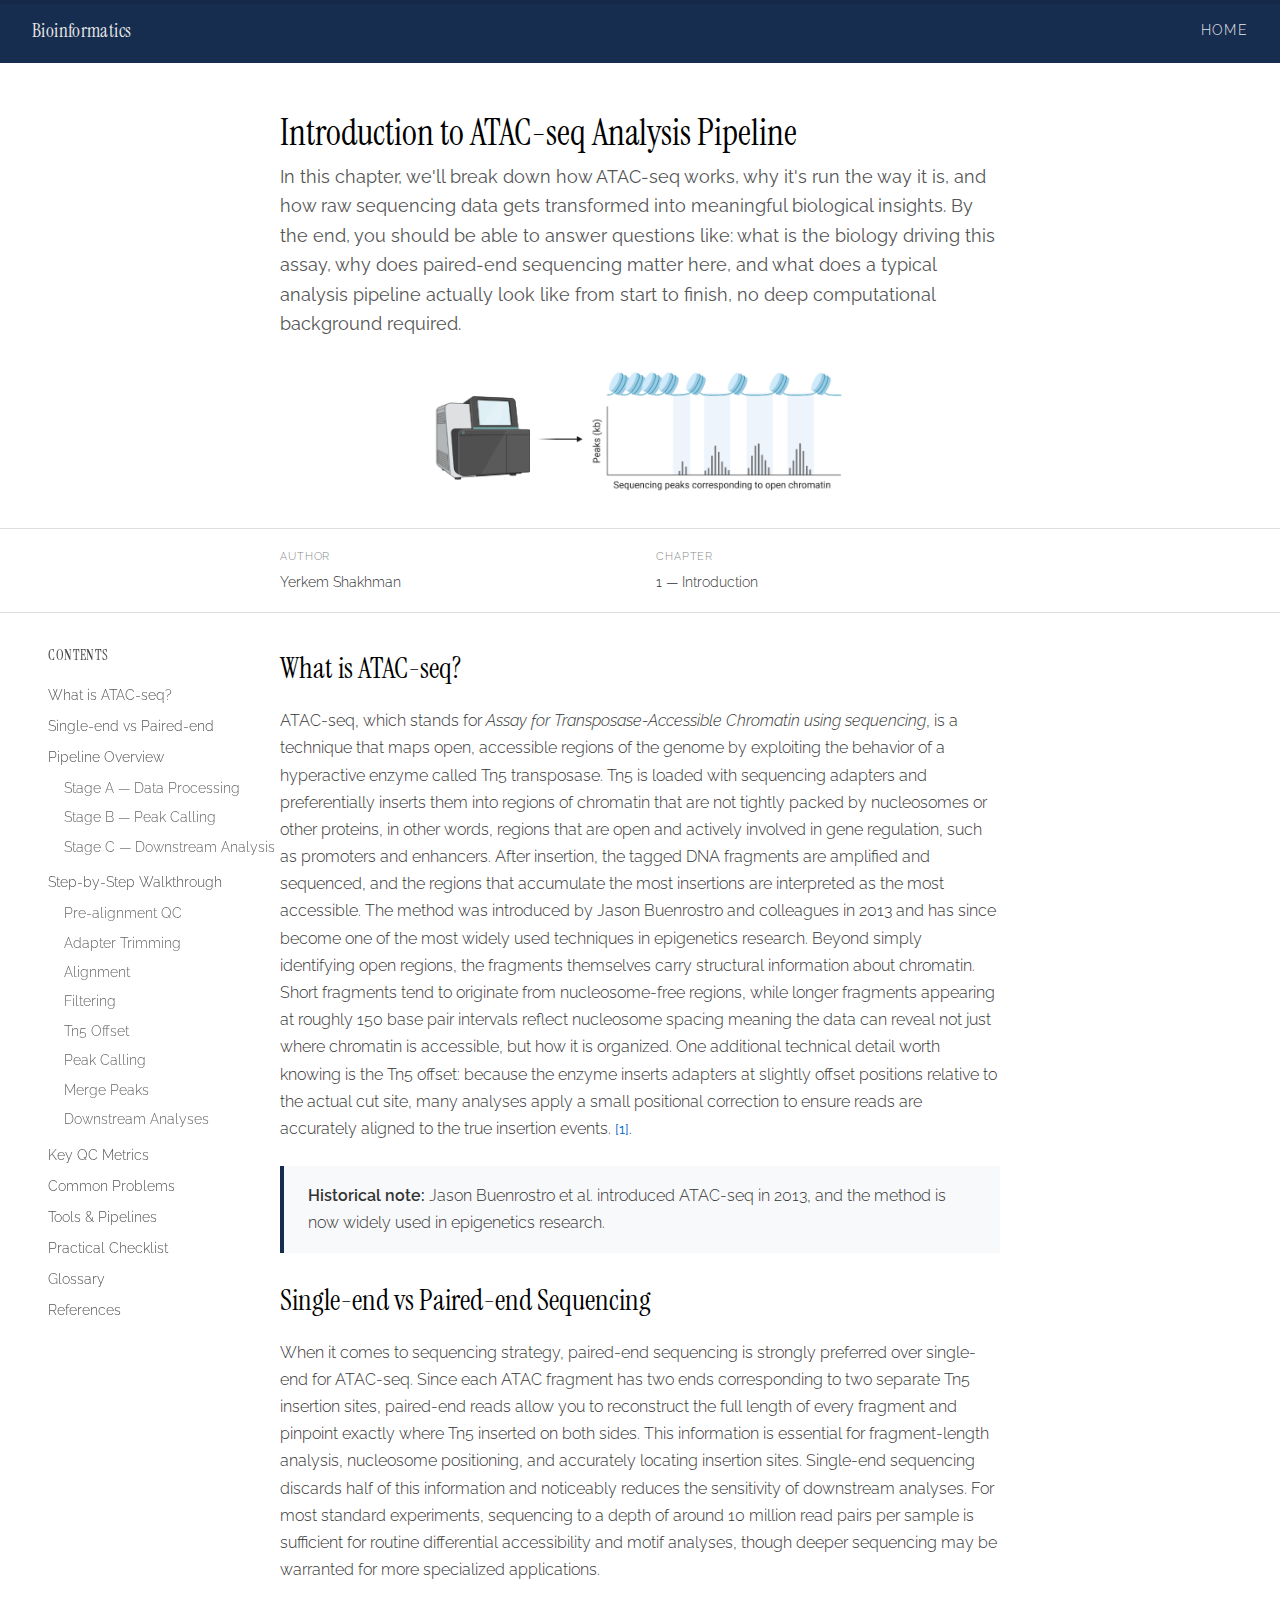
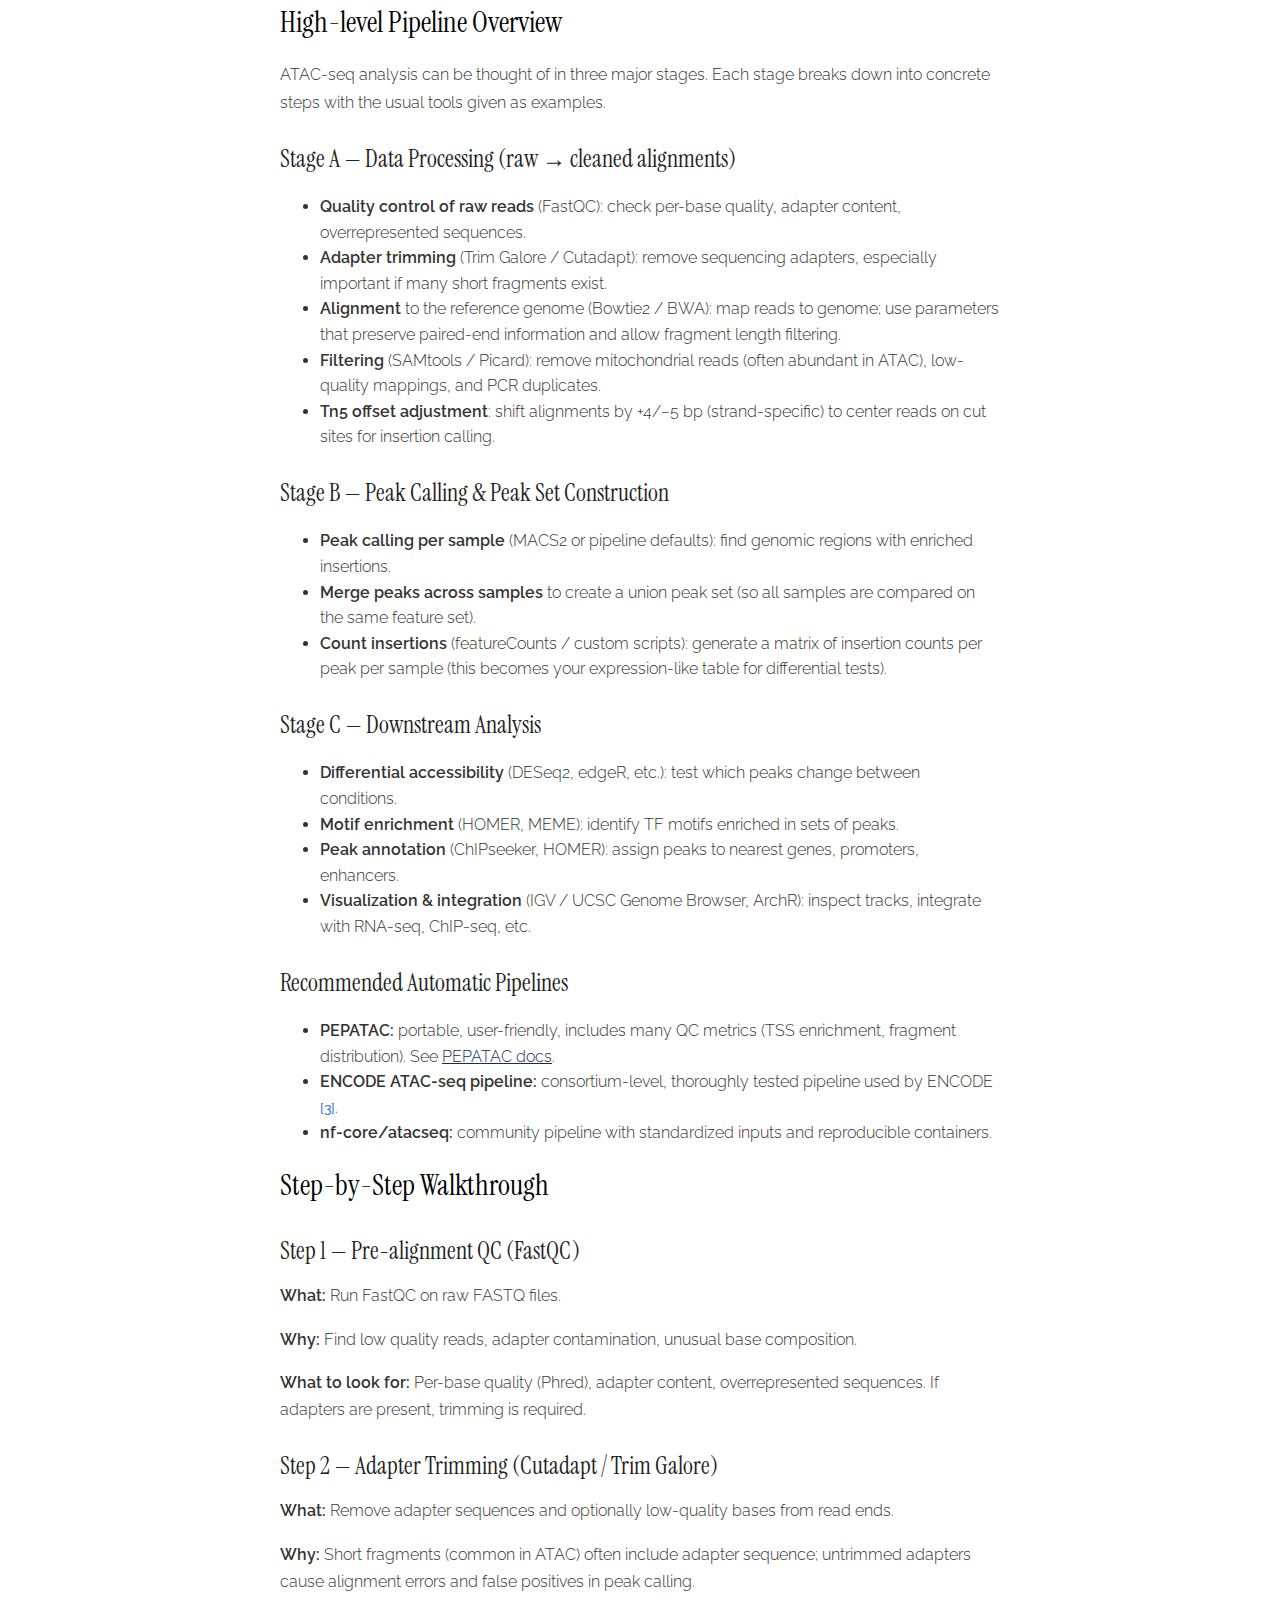
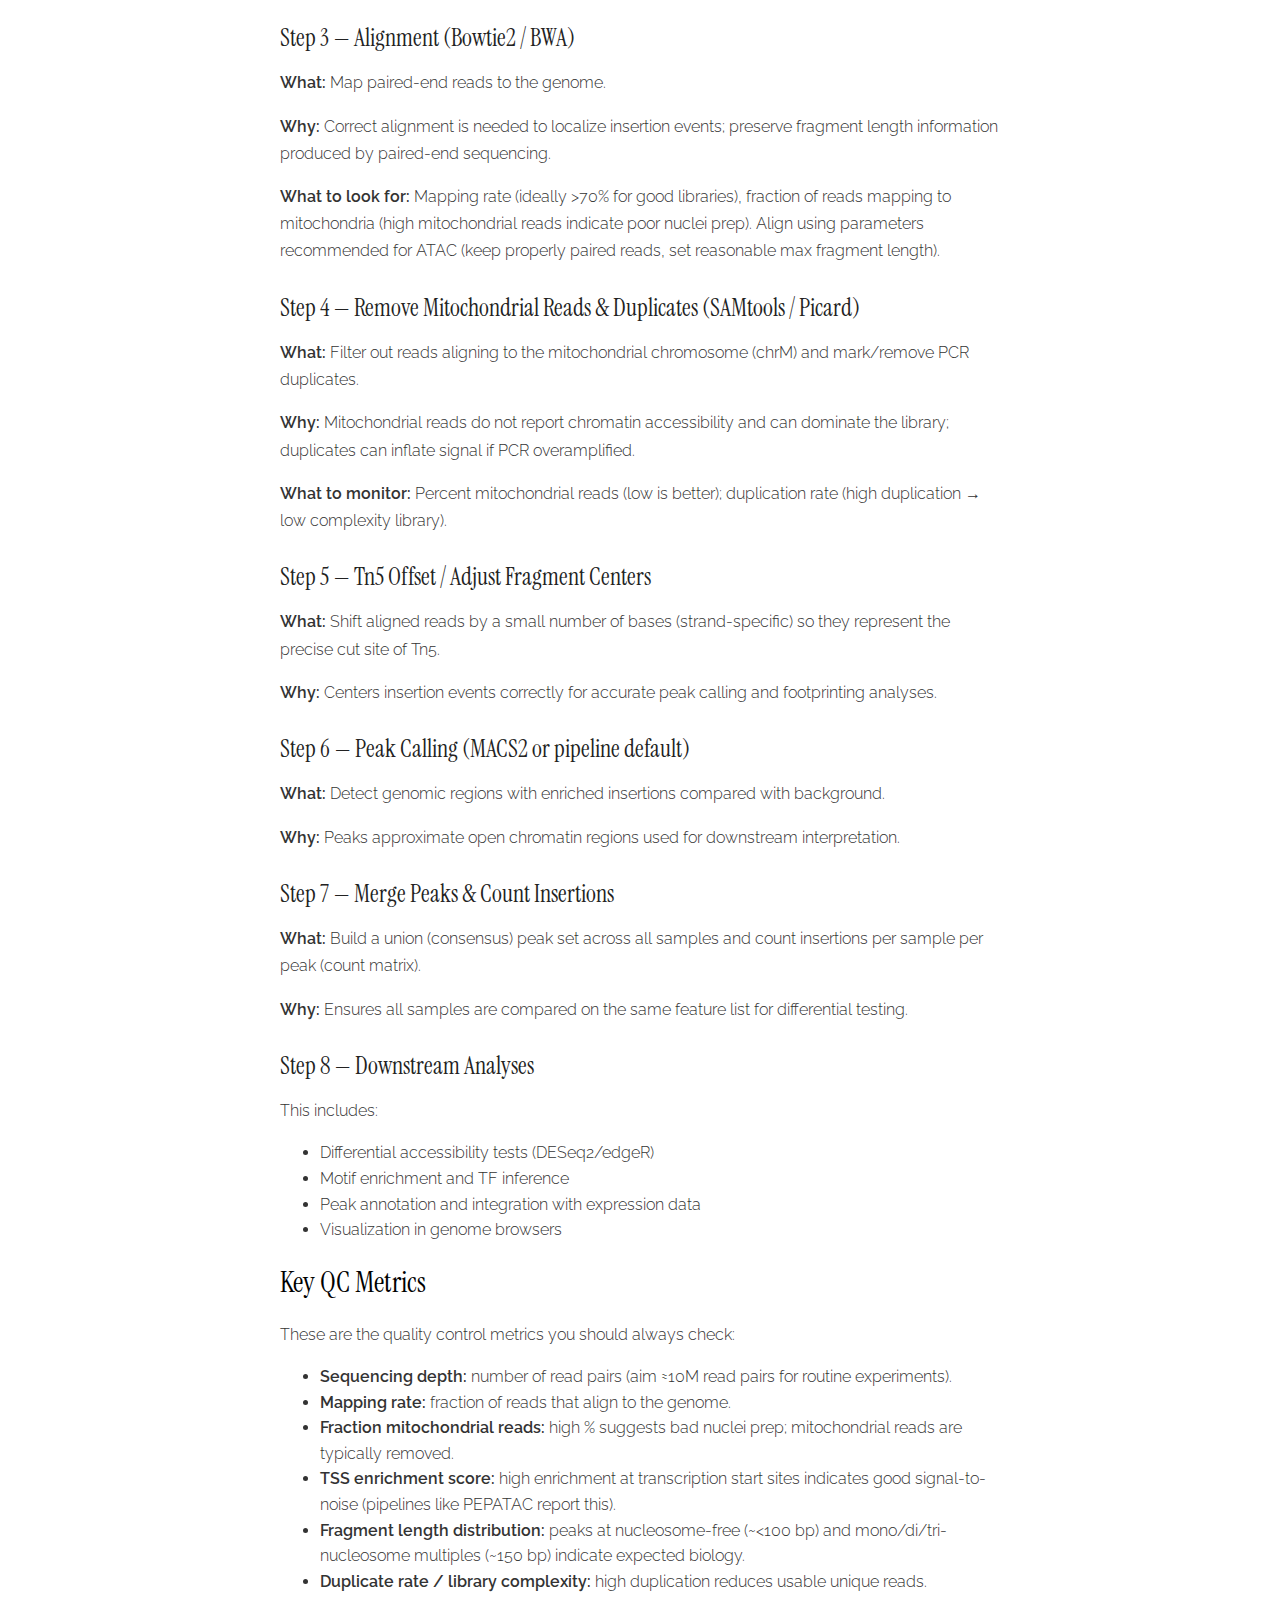
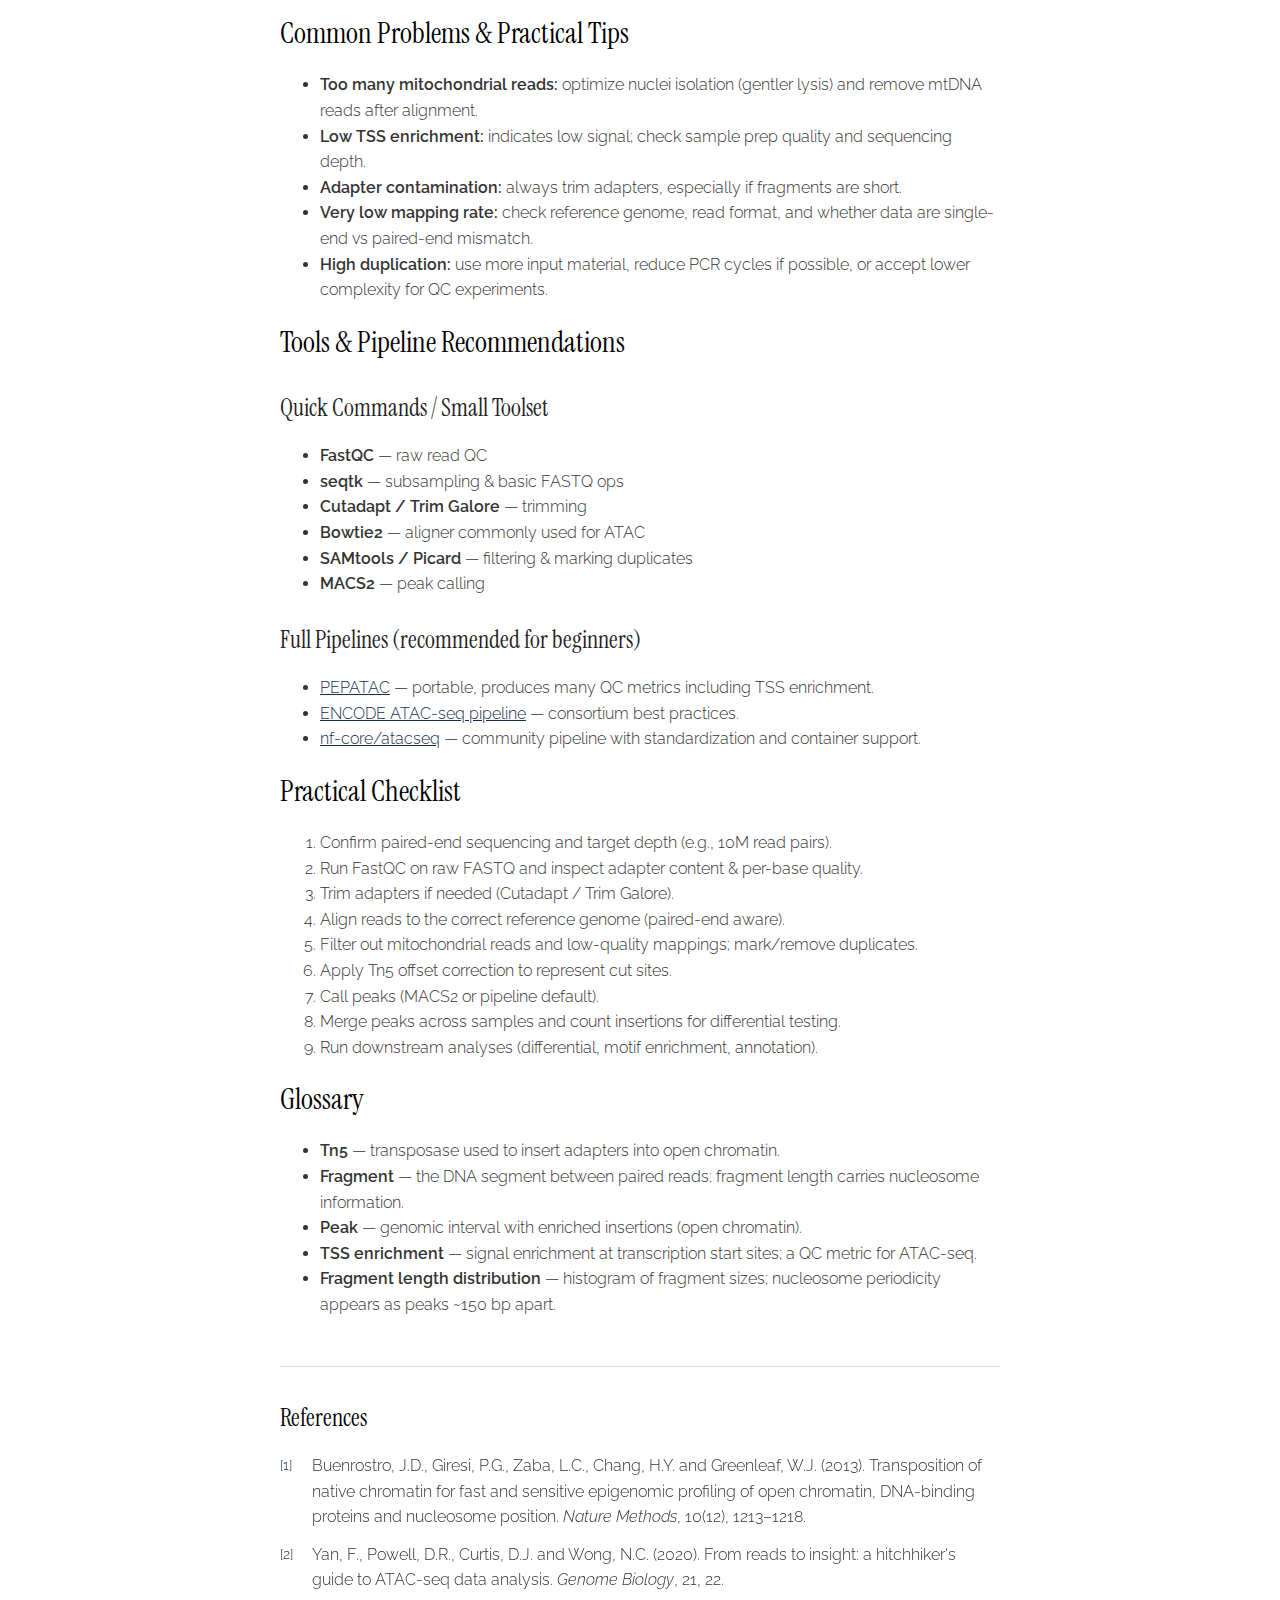
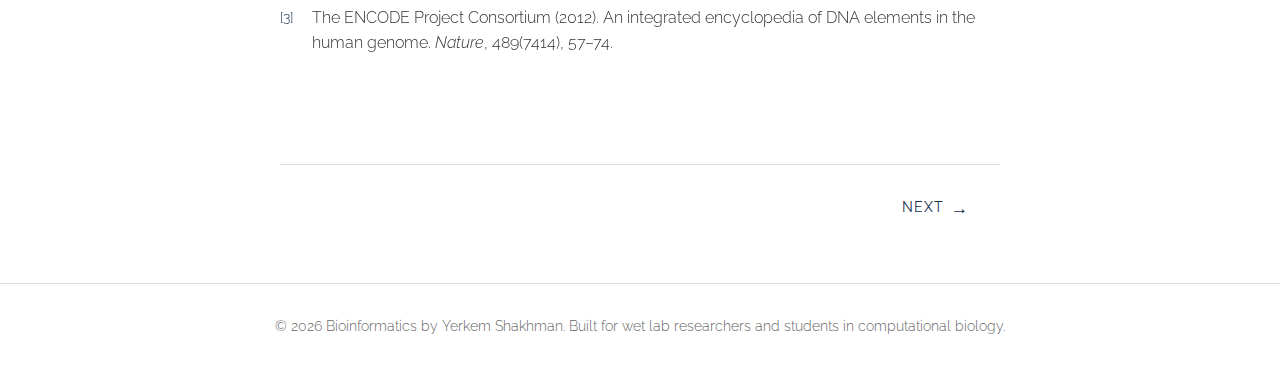
<file: chapters/chapter_1.html>
<!DOCTYPE html>
<html lang="en">
<head>
  <meta charset="UTF-8">
  <meta name="viewport" content="width=device-width, initial-scale=1.0">
  <title>Introduction to ATAC-seq Analysis Pipeline</title>
  <link rel="stylesheet" href="../style.css">
</head>
<body>
  <div class="scroll-progress-wrap"><div class="scroll-progress-bar"></div></div>

  <header class="site-header">
    <a href="../index.html" class="site-title">Bioinformatics</a>
    <nav class="site-nav">
      <a href="../index.html">Home</a>
    </nav>
  </header>

  <article class="blog-article">
    <header class="article-header">
      <h1 class="article-title">Introduction to ATAC-seq Analysis Pipeline</h1>
      <p class="article-subtitle"> In this chapter, we'll break down how ATAC-seq works, why it's run the way it is, and how raw sequencing data gets transformed into meaningful biological insights. By the end, you should be able to answer questions like: what is the biology driving this assay, why does paired-end sequencing matter here, and what does a typical analysis pipeline actually look like from start to finish, no deep computational background required.</p>
      <figure class="article-figure">
        <img src="../images/atac_seq.png" alt="ATAC-seq analysis pipeline overview">
      </figure>
      <div class="article-meta">
        <div class="meta-column">
          <span class="meta-label">Author</span>
          <span class="meta-value">Yerkem Shakhman</span>
        </div>
        <div class="meta-column">
          <span class="meta-label">Chapter</span>
          <span class="meta-value">1 — Introduction</span>
        </div>
      </div>
    </header>

    <div class="article-body">
      <aside class="article-toc">
        <h2 class="toc-title">Contents</h2>
        <nav class="toc-nav">
          <ul class="toc-list">
            <li><a href="#what-is">What is ATAC-seq?</a></li>
            <li>
              <a href="#paired-end">Single-end vs Paired-end</a>
            </li>
            <li>
              <a href="#pipeline-overview">Pipeline Overview</a>
              <ul>
                <li><a href="#stage-a">Stage A — Data Processing</a></li>
                <li><a href="#stage-b">Stage B — Peak Calling</a></li>
                <li><a href="#stage-c">Stage C — Downstream Analysis</a></li>
              </ul>
            </li>
            <li>
              <a href="#detailed-steps">Step-by-Step Walkthrough</a>
              <ul>
                <li><a href="#step-1">Pre-alignment QC</a></li>
                <li><a href="#step-2">Adapter Trimming</a></li>
                <li><a href="#step-3">Alignment</a></li>
                <li><a href="#step-4">Filtering</a></li>
                <li><a href="#step-5">Tn5 Offset</a></li>
                <li><a href="#step-6">Peak Calling</a></li>
                <li><a href="#step-7">Merge Peaks</a></li>
                <li><a href="#step-8">Downstream Analyses</a></li>
              </ul>
            </li>
            <li><a href="#qc-metrics">Key QC Metrics</a></li>
            <li><a href="#common-problems">Common Problems</a></li>
            <li><a href="#recommended-tools">Tools & Pipelines</a></li>
            <li><a href="#workflow-checklist">Practical Checklist</a></li>
            <li><a href="#glossary">Glossary</a></li>
            <li><a href="#references">References</a></li>
          </ul>
        </nav>
      </aside>

      <div class="article-content">
        <section id="what-is">
          <h2>What is ATAC-seq?</h2>
          <p>
            ATAC-seq, which stands for <em>Assay for Transposase-Accessible Chromatin using sequencing</em>, is a technique that maps open, accessible regions of the genome by exploiting the behavior of a hyperactive enzyme called Tn5 transposase. Tn5 is loaded with sequencing adapters and preferentially inserts them into regions of chromatin that are not tightly packed by nucleosomes or other proteins, in other words, regions that are open and actively involved in gene regulation, such as promoters and enhancers. After insertion, the tagged DNA fragments are amplified and sequenced, and the regions that accumulate the most insertions are interpreted as the most accessible. The method was introduced by Jason Buenrostro and colleagues in 2013 and has since become one of the most widely used techniques in epigenetics research.
            Beyond simply identifying open regions, the fragments themselves carry structural information about chromatin. Short fragments tend to originate from nucleosome-free regions, while longer fragments appearing at roughly 150 base pair intervals reflect nucleosome spacing  meaning the data can reveal not just where chromatin is accessible, but how it is organized. One additional technical detail worth knowing is the Tn5 offset: because the enzyme inserts adapters at slightly offset positions relative to the actual cut site, many analyses apply a small positional correction to ensure reads are accurately aligned to the true insertion events.
             <a href="#ref-1" class="footnote-ref">[1]</a>.
          </p>
          <blockquote>
            <p><strong>Historical note:</strong> Jason Buenrostro et al. introduced ATAC-seq in 2013, and the method is now widely used in epigenetics research.</p>
          </blockquote>
        </section>

        <section id="paired-end">
          <h2>Single-end vs Paired-end Sequencing</h2>
          <p>
            When it comes to sequencing strategy, paired-end sequencing is strongly preferred over single-end for ATAC-seq. Since each ATAC fragment has two ends corresponding to two separate Tn5 insertion sites, paired-end reads allow you to reconstruct the full length of every fragment and pinpoint exactly where Tn5 inserted on both sides. This information is essential for fragment-length analysis, nucleosome positioning, and accurately locating insertion sites. Single-end sequencing discards half of this information and noticeably reduces the sensitivity of downstream analyses. For most standard experiments, sequencing to a depth of around 10 million read pairs per sample is sufficient for routine differential accessibility and motif analyses, though deeper sequencing may be warranted for more specialized applications.
          </p>
        </section>

        <section id="pipeline-overview">
          <h2>High-level Pipeline Overview</h2>
          <p>ATAC-seq analysis can be thought of in three major stages. Each stage breaks down into concrete steps with the usual tools given as examples.</p>

          <h3 id="stage-a">Stage A — Data Processing (raw → cleaned alignments)</h3>
          <ul>
            <li><strong>Quality control of raw reads</strong> (FastQC): check per-base quality, adapter content, overrepresented sequences.</li>
            <li><strong>Adapter trimming</strong> (Trim Galore / Cutadapt): remove sequencing adapters, especially important if many short fragments exist.</li>
            <li><strong>Alignment</strong> to the reference genome (Bowtie2 / BWA): map reads to genome; use parameters that preserve paired-end information and allow fragment length filtering.</li>
            <li><strong>Filtering</strong> (SAMtools / Picard): remove mitochondrial reads (often abundant in ATAC), low-quality mappings, and PCR duplicates.</li>
            <li><strong>Tn5 offset adjustment</strong>: shift alignments by +4/−5 bp (strand-specific) to center reads on cut sites for insertion calling.</li>
          </ul>

          <h3 id="stage-b">Stage B — Peak Calling & Peak Set Construction</h3>
          <ul>
            <li><strong>Peak calling per sample</strong> (MACS2 or pipeline defaults): find genomic regions with enriched insertions.</li>
            <li><strong>Merge peaks across samples</strong> to create a union peak set (so all samples are compared on the same feature set).</li>
            <li><strong>Count insertions</strong> (featureCounts / custom scripts): generate a matrix of insertion counts per peak per sample (this becomes your expression-like table for differential tests).</li>
          </ul>

          <h3 id="stage-c">Stage C — Downstream Analysis</h3>
          <ul>
            <li><strong>Differential accessibility</strong> (DESeq2, edgeR, etc.): test which peaks change between conditions.</li>
            <li><strong>Motif enrichment</strong> (HOMER, MEME): identify TF motifs enriched in sets of peaks.</li>
            <li><strong>Peak annotation</strong> (ChIPseeker, HOMER): assign peaks to nearest genes, promoters, enhancers.</li>
            <li><strong>Visualization & integration</strong> (IGV / UCSC Genome Browser, ArchR): inspect tracks, integrate with RNA-seq, ChIP-seq, etc.</li>
          </ul>

          <h3>Recommended Automatic Pipelines</h3>
          <ul>
            <li><strong>PEPATAC:</strong> portable, user-friendly, includes many QC metrics (TSS enrichment, fragment distribution). See <a href="https://pepatac.databio.org/en/latest/">PEPATAC docs</a>.</li>
            <li><strong>ENCODE ATAC-seq pipeline:</strong> consortium-level, thoroughly tested pipeline used by ENCODE <a href="#ref-3" class="footnote-ref">[3]</a>.</li>
            <li><strong>nf-core/atacseq:</strong> community pipeline with standardized inputs and reproducible containers.</li>
          </ul>
        </section>

        <section id="detailed-steps">
          <h2>Step-by-Step Walkthrough</h2>

          <h3 id="step-1">Step 1 — Pre-alignment QC (FastQC)</h3>
          <p><strong>What:</strong> Run FastQC on raw FASTQ files.</p>
          <p><strong>Why:</strong> Find low quality reads, adapter contamination, unusual base composition.</p>
          <p><strong>What to look for:</strong> Per-base quality (Phred), adapter content, overrepresented sequences. If adapters are present, trimming is required.</p>

          <h3 id="step-2">Step 2 — Adapter Trimming (Cutadapt / Trim Galore)</h3>
          <p><strong>What:</strong> Remove adapter sequences and optionally low-quality bases from read ends.</p>
          <p><strong>Why:</strong> Short fragments (common in ATAC) often include adapter sequence; untrimmed adapters cause alignment errors and false positives in peak calling.</p>

          <h3 id="step-3">Step 3 — Alignment (Bowtie2 / BWA)</h3>
          <p><strong>What:</strong> Map paired-end reads to the genome.</p>
          <p><strong>Why:</strong> Correct alignment is needed to localize insertion events; preserve fragment length information produced by paired-end sequencing.</p>
          <p><strong>What to look for:</strong> Mapping rate (ideally >70% for good libraries), fraction of reads mapping to mitochondria (high mitochondrial reads indicate poor nuclei prep). Align using parameters recommended for ATAC (keep properly paired reads, set reasonable max fragment length).</p>

          <h3 id="step-4">Step 4 — Remove Mitochondrial Reads & Duplicates (SAMtools / Picard)</h3>
          <p><strong>What:</strong> Filter out reads aligning to the mitochondrial chromosome (chrM) and mark/remove PCR duplicates.</p>
          <p><strong>Why:</strong> Mitochondrial reads do not report chromatin accessibility and can dominate the library; duplicates can inflate signal if PCR overamplified.</p>
          <p><strong>What to monitor:</strong> Percent mitochondrial reads (low is better); duplication rate (high duplication → low complexity library).</p>

          <h3 id="step-5">Step 5 — Tn5 Offset / Adjust Fragment Centers</h3>
          <p><strong>What:</strong> Shift aligned reads by a small number of bases (strand-specific) so they represent the precise cut site of Tn5.</p>
          <p><strong>Why:</strong> Centers insertion events correctly for accurate peak calling and footprinting analyses.</p>

          <h3 id="step-6">Step 6 — Peak Calling (MACS2 or pipeline default)</h3>
          <p><strong>What:</strong> Detect genomic regions with enriched insertions compared with background.</p>
          <p><strong>Why:</strong> Peaks approximate open chromatin regions used for downstream interpretation.</p>

          <h3 id="step-7">Step 7 — Merge Peaks & Count Insertions</h3>
          <p><strong>What:</strong> Build a union (consensus) peak set across all samples and count insertions per sample per peak (count matrix).</p>
          <p><strong>Why:</strong> Ensures all samples are compared on the same feature list for differential testing.</p>

          <h3 id="step-8">Step 8 — Downstream Analyses</h3>
          <p>This includes:</p>
          <ul>
            <li>Differential accessibility tests (DESeq2/edgeR)</li>
            <li>Motif enrichment and TF inference</li>
            <li>Peak annotation and integration with expression data</li>
            <li>Visualization in genome browsers</li>
          </ul>
        </section>

        <section id="qc-metrics">
          <h2>Key QC Metrics</h2>
          <p>These are the quality control metrics you should always check:</p>
          <ul>
            <li><strong>Sequencing depth:</strong> number of read pairs (aim ≈10M read pairs for routine experiments).</li>
            <li><strong>Mapping rate:</strong> fraction of reads that align to the genome.</li>
            <li><strong>Fraction mitochondrial reads:</strong> high % suggests bad nuclei prep; mitochondrial reads are typically removed.</li>
            <li><strong>TSS enrichment score:</strong> high enrichment at transcription start sites indicates good signal-to-noise (pipelines like PEPATAC report this).</li>
            <li><strong>Fragment length distribution:</strong> peaks at nucleosome-free (~&lt;100 bp) and mono/di/tri-nucleosome multiples (~150 bp) indicate expected biology.</li>
            <li><strong>Duplicate rate / library complexity:</strong> high duplication reduces usable unique reads.</li>
          </ul>
        </section>

        <section id="common-problems">
          <h2>Common Problems & Practical Tips</h2>
          <ul>
            <li><strong>Too many mitochondrial reads:</strong> optimize nuclei isolation (gentler lysis) and remove mtDNA reads after alignment.</li>
            <li><strong>Low TSS enrichment:</strong> indicates low signal; check sample prep quality and sequencing depth.</li>
            <li><strong>Adapter contamination:</strong> always trim adapters, especially if fragments are short.</li>
            <li><strong>Very low mapping rate:</strong> check reference genome, read format, and whether data are single-end vs paired-end mismatch.</li>
            <li><strong>High duplication:</strong> use more input material, reduce PCR cycles if possible, or accept lower complexity for QC experiments.</li>
          </ul>
        </section>

        <section id="recommended-tools">
          <h2>Tools & Pipeline Recommendations</h2>
          <h3>Quick Commands / Small Toolset</h3>
          <ul>
            <li><strong>FastQC</strong> — raw read QC</li>
            <li><strong>seqtk</strong> — subsampling & basic FASTQ ops</li>
            <li><strong>Cutadapt / Trim Galore</strong> — trimming</li>
            <li><strong>Bowtie2</strong> — aligner commonly used for ATAC</li>
            <li><strong>SAMtools / Picard</strong> — filtering & marking duplicates</li>
            <li><strong>MACS2</strong> — peak calling</li>
          </ul>

          <h3>Full Pipelines (recommended for beginners)</h3>
          <ul>
            <li><a href="https://pepatac.databio.org/en/latest/">PEPATAC</a> — portable, produces many QC metrics including TSS enrichment.</li>
            <li><a href="https://www.encodeproject.org/">ENCODE ATAC-seq pipeline</a> — consortium best practices.</li>
            <li><a href="https://nf-co.re/usage/atacseq">nf-core/atacseq</a> — community pipeline with standardization and container support.</li>
          </ul>
        </section>

        <section id="workflow-checklist">
          <h2>Practical Checklist</h2>
          <ol>
            <li>Confirm paired-end sequencing and target depth (e.g., 10M read pairs).</li>
            <li>Run FastQC on raw FASTQ and inspect adapter content & per-base quality.</li>
            <li>Trim adapters if needed (Cutadapt / Trim Galore).</li>
            <li>Align reads to the correct reference genome (paired-end aware).</li>
            <li>Filter out mitochondrial reads and low-quality mappings; mark/remove duplicates.</li>
            <li>Apply Tn5 offset correction to represent cut sites.</li>
            <li>Call peaks (MACS2 or pipeline default).</li>
            <li>Merge peaks across samples and count insertions for differential testing.</li>
            <li>Run downstream analyses (differential, motif enrichment, annotation).</li>
          </ol>
        </section>

        <section id="glossary">
          <h2>Glossary</h2>
          <ul>
            <li><strong>Tn5</strong> — transposase used to insert adapters into open chromatin.</li>
            <li><strong>Fragment</strong> — the DNA segment between paired reads; fragment length carries nucleosome information.</li>
            <li><strong>Peak</strong> — genomic interval with enriched insertions (open chromatin).</li>
            <li><strong>TSS enrichment</strong> — signal enrichment at transcription start sites; a QC metric for ATAC-seq.</li>
            <li><strong>Fragment length distribution</strong> — histogram of fragment sizes; nucleosome periodicity appears as peaks ~150 bp apart.</li>
          </ul>
        </section>

        <section id="references" class="references">
          <h2>References</h2>
          <ol>
            <li id="ref-1">Buenrostro, J.D., Giresi, P.G., Zaba, L.C., Chang, H.Y. and Greenleaf, W.J. (2013). Transposition of native chromatin for fast and sensitive epigenomic profiling of open chromatin, DNA-binding proteins and nucleosome position. <em>Nature Methods</em>, 10(12), 1213–1218.</li>
            <li id="ref-2">Yan, F., Powell, D.R., Curtis, D.J. and Wong, N.C. (2020). From reads to insight: a hitchhiker's guide to ATAC-seq data analysis. <em>Genome Biology</em>, 21, 22.</li>
            <li id="ref-3">The ENCODE Project Consortium (2012). An integrated encyclopedia of DNA elements in the human genome. <em>Nature</em>, 489(7414), 57–74.</li>
          </ol>
        </section>
      </div>
    </div>
  </article>

  <nav class="chapter-nav chapter-nav--next-only">
    <a href="chapter_2.html">
      <span class="nav-direction">Next</span>
      <span class="nav-arrow">&rarr;</span>
    </a>
  </nav>

  <footer class="site-footer">
    <p>&copy; 2026 Bioinformatics by Yerkem Shakhman. Built for wet lab researchers and students in computational biology.</p>
  </footer>

  <script src="blog-post-ui.js"></script>
</body>
</html>
</file>
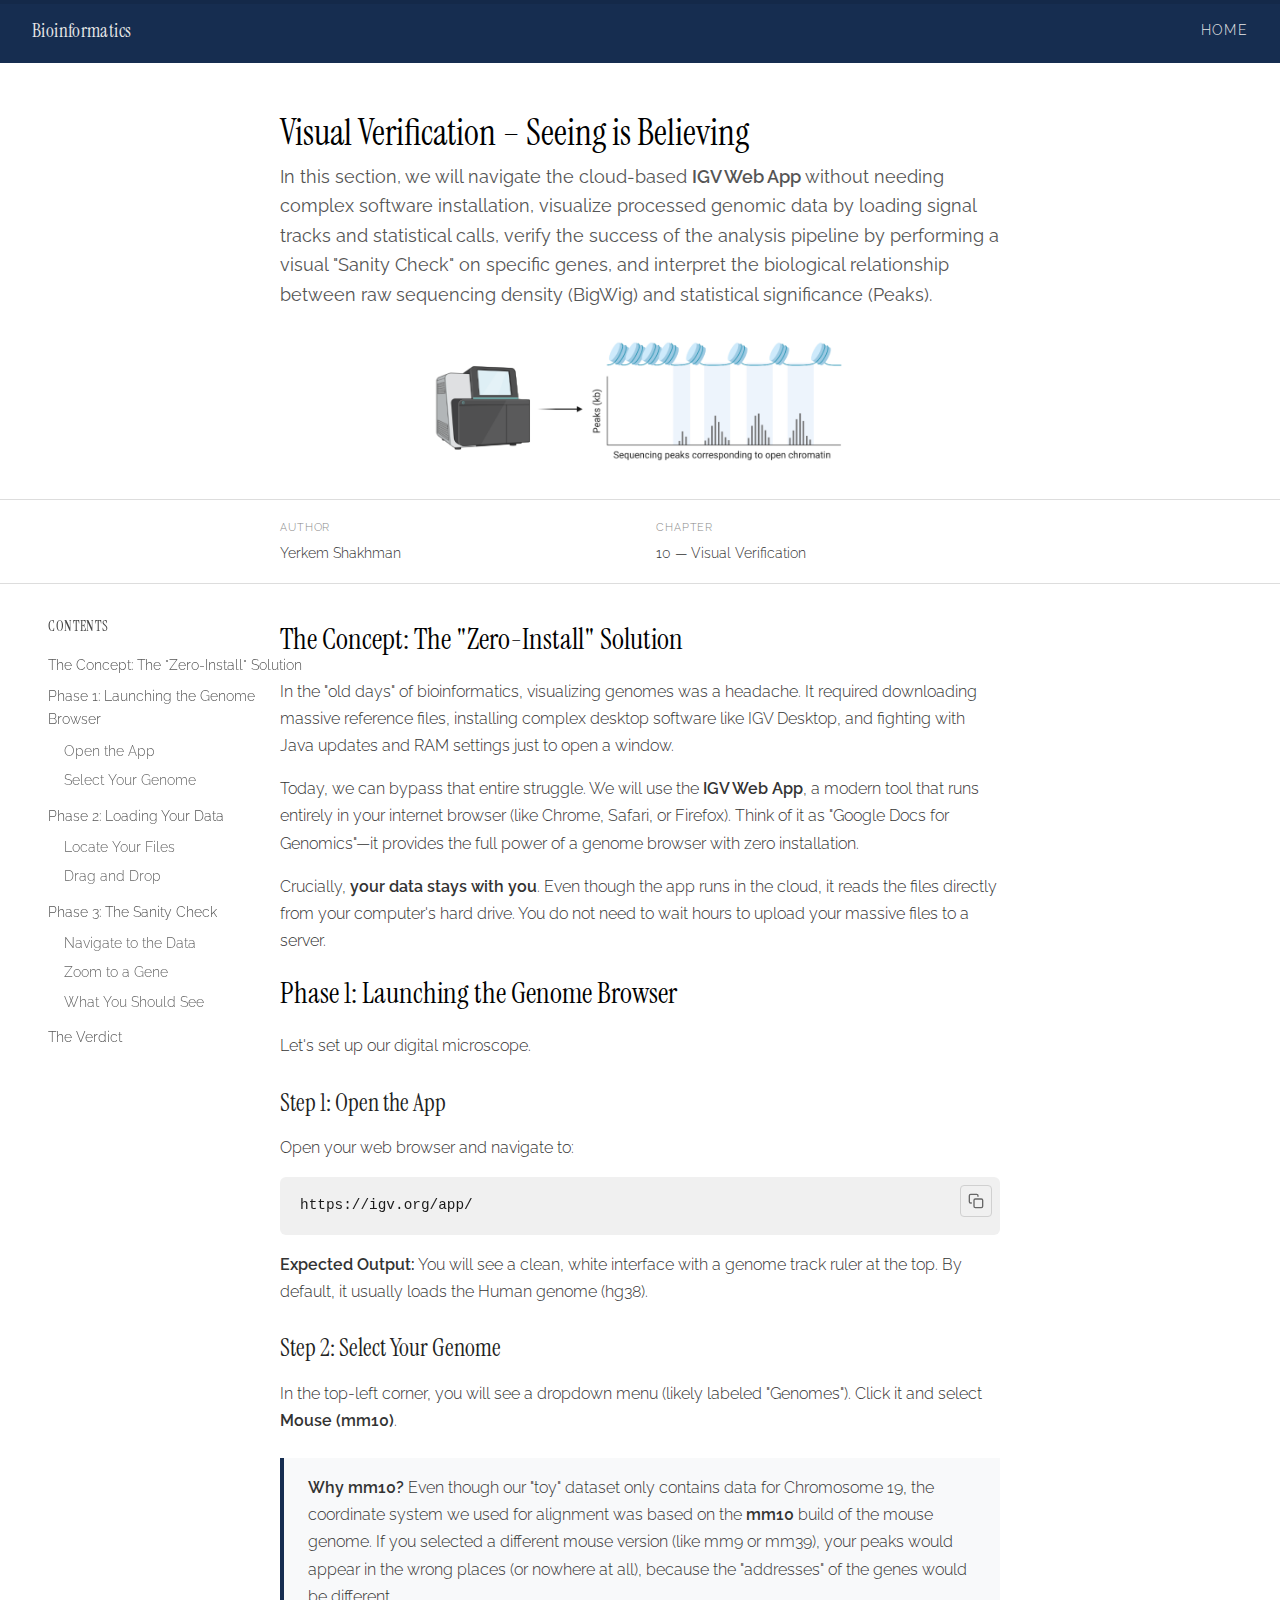
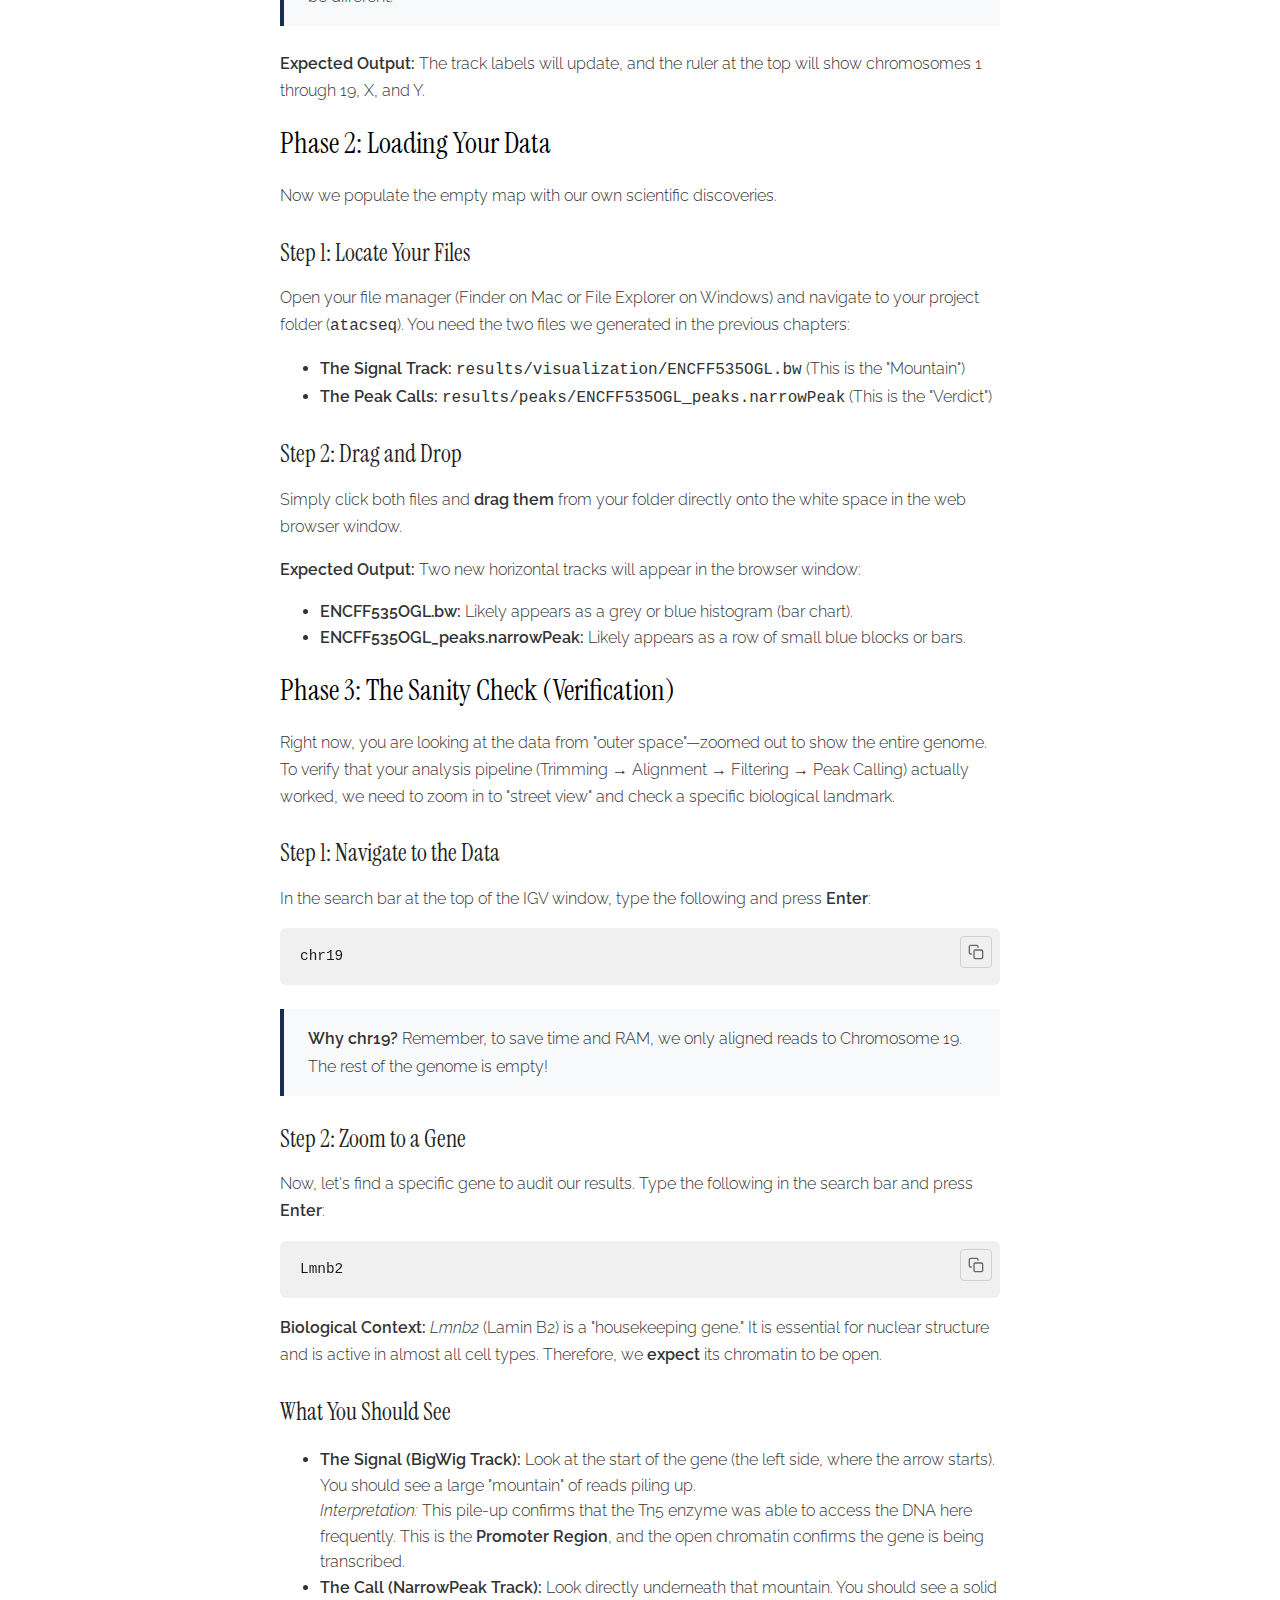
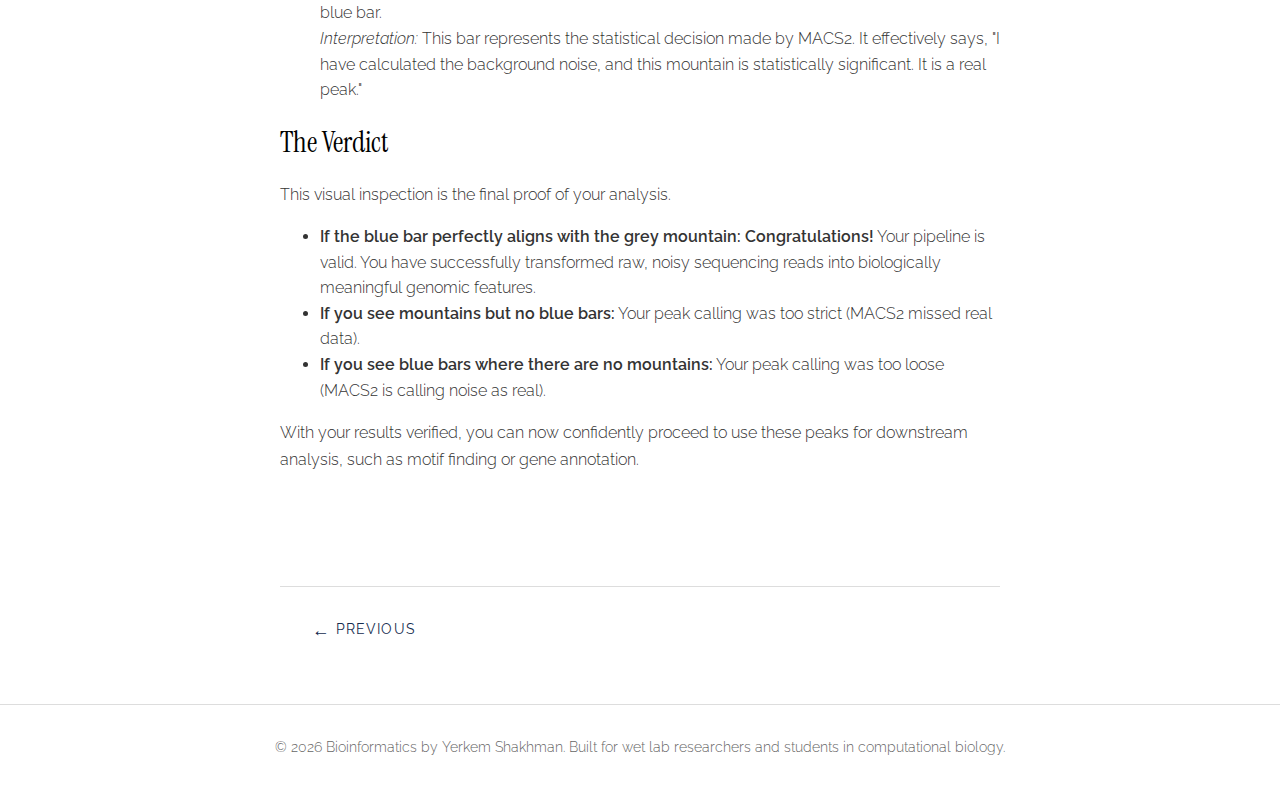
<file: chapters/chapter_10.html>
<!DOCTYPE html>
<html lang="en">
<head>
  <meta charset="UTF-8">
  <meta name="viewport" content="width=device-width, initial-scale=1.0">
  <title>Visual Verification – Seeing is Believing</title>
  <link rel="stylesheet" href="../style.css">
</head>
<body>
  <div class="scroll-progress-wrap"><div class="scroll-progress-bar"></div></div>

  <header class="site-header">
    <a href="../index.html" class="site-title">Bioinformatics</a>
    <nav class="site-nav">
      <a href="../index.html">Home</a>
    </nav>
  </header>

  <article class="blog-article">
    <header class="article-header">
      <h1 class="article-title">Visual Verification – Seeing is Believing</h1>
      <p class="article-subtitle">In this section, we will navigate the cloud-based <strong>IGV Web App</strong> without needing complex software installation, visualize processed genomic data by loading signal tracks and statistical calls, verify the success of the analysis pipeline by performing a visual "Sanity Check" on specific genes, and interpret the biological relationship between raw sequencing density (BigWig) and statistical significance (Peaks).</p>
      <figure class="article-figure">
        <img src="../images/atac_seq.png" alt="Visual verification of ATAC-seq results in IGV">
      </figure>
      <div class="article-meta">
        <div class="meta-column">
          <span class="meta-label">Author</span>
          <span class="meta-value">Yerkem Shakhman</span>
        </div>
        <div class="meta-column">
          <span class="meta-label">Chapter</span>
          <span class="meta-value">10 — Visual Verification</span>
        </div>
      </div>
    </header>

    <div class="article-body">
      <aside class="article-toc">
        <h2 class="toc-title">Contents</h2>
        <nav class="toc-nav">
          <ul class="toc-list">
            <li><a href="#the-concept">The Concept: The "Zero-Install" Solution</a></li>
            <li>
              <a href="#phase-1">Phase 1: Launching the Genome Browser</a>
              <ul>
                <li><a href="#open-app">Open the App</a></li>
                <li><a href="#select-genome">Select Your Genome</a></li>
              </ul>
            </li>
            <li>
              <a href="#phase-2">Phase 2: Loading Your Data</a>
              <ul>
                <li><a href="#locate-files">Locate Your Files</a></li>
                <li><a href="#drag-drop">Drag and Drop</a></li>
              </ul>
            </li>
            <li>
              <a href="#phase-3">Phase 3: The Sanity Check</a>
              <ul>
                <li><a href="#navigate-data">Navigate to the Data</a></li>
                <li><a href="#zoom-gene">Zoom to a Gene</a></li>
                <li><a href="#what-you-see">What You Should See</a></li>
              </ul>
            </li>
            <li><a href="#the-verdict">The Verdict</a></li>
          </ul>
        </nav>
      </aside>

      <div class="article-content">

        <section id="the-concept">
          <h2>The Concept: The "Zero-Install" Solution</h2>
          <p>
            In the "old days" of bioinformatics, visualizing genomes was a headache. It required downloading massive reference files, installing complex desktop software like IGV Desktop, and fighting with Java updates and RAM settings just to open a window.
          </p>
          <p>
            Today, we can bypass that entire struggle. We will use the <strong>IGV Web App</strong>, a modern tool that runs entirely in your internet browser (like Chrome, Safari, or Firefox). Think of it as "Google Docs for Genomics"&mdash;it provides the full power of a genome browser with zero installation.
          </p>
          <p>
            Crucially, <strong>your data stays with you</strong>. Even though the app runs in the cloud, it reads the files directly from your computer's hard drive. You do not need to wait hours to upload your massive files to a server.
          </p>
        </section>

        <section id="phase-1">
          <h2>Phase 1: Launching the Genome Browser</h2>
          <p>Let's set up our digital microscope.</p>

          <h3 id="open-app">Step 1: Open the App</h3>
          <p>Open your web browser and navigate to:</p>
          <div class="code-cell">
            <button class="copy-btn" aria-label="Copy to clipboard">
              <svg viewBox="0 0 24 24" fill="none" stroke="currentColor" stroke-width="2" stroke-linecap="round" stroke-linejoin="round"><rect x="9" y="9" width="13" height="13" rx="2"/><path d="M5 15H4a2 2 0 0 1-2-2V4a2 2 0 0 1 2-2h9a2 2 0 0 1 2 2v1"/></svg>
            </button>
            <pre><code>https://igv.org/app/</code></pre>
          </div>
          <p>
            <strong>Expected Output:</strong> You will see a clean, white interface with a genome track ruler at the top. By default, it usually loads the Human genome (hg38).
          </p>

          <h3 id="select-genome">Step 2: Select Your Genome</h3>
          <p>
            In the top-left corner, you will see a dropdown menu (likely labeled "Genomes"). Click it and select <strong>Mouse (mm10)</strong>.
          </p>
          <blockquote>
            <p><strong>Why mm10?</strong> Even though our "toy" dataset only contains data for Chromosome 19, the coordinate system we used for alignment was based on the <strong>mm10</strong> build of the mouse genome. If you selected a different mouse version (like mm9 or mm39), your peaks would appear in the wrong places (or nowhere at all), because the "addresses" of the genes would be different.</p>
          </blockquote>
          <p>
            <strong>Expected Output:</strong> The track labels will update, and the ruler at the top will show chromosomes 1 through 19, X, and Y.
          </p>
        </section>

        <section id="phase-2">
          <h2>Phase 2: Loading Your Data</h2>
          <p>Now we populate the empty map with our own scientific discoveries.</p>

          <h3 id="locate-files">Step 1: Locate Your Files</h3>
          <p>
            Open your file manager (Finder on Mac or File Explorer on Windows) and navigate to your project folder (<code>atacseq</code>). You need the two files we generated in the previous chapters:
          </p>
          <ul>
            <li><strong>The Signal Track:</strong> <code>results/visualization/ENCFF535OGL.bw</code> (This is the "Mountain")</li>
            <li><strong>The Peak Calls:</strong> <code>results/peaks/ENCFF535OGL_peaks.narrowPeak</code> (This is the "Verdict")</li>
          </ul>

          <h3 id="drag-drop">Step 2: Drag and Drop</h3>
          <p>
            Simply click both files and <strong>drag them</strong> from your folder directly onto the white space in the web browser window.
          </p>
          <p>
            <strong>Expected Output:</strong> Two new horizontal tracks will appear in the browser window:
          </p>
          <ul>
            <li><strong>ENCFF535OGL.bw:</strong> Likely appears as a grey or blue histogram (bar chart).</li>
            <li><strong>ENCFF535OGL_peaks.narrowPeak:</strong> Likely appears as a row of small blue blocks or bars.</li>
          </ul>
        </section>

        <section id="phase-3">
          <h2>Phase 3: The Sanity Check (Verification)</h2>
          <p>
            Right now, you are looking at the data from "outer space"&mdash;zoomed out to show the entire genome. To verify that your analysis pipeline (Trimming &rarr; Alignment &rarr; Filtering &rarr; Peak Calling) actually worked, we need to zoom in to "street view" and check a specific biological landmark.
          </p>

          <h3 id="navigate-data">Step 1: Navigate to the Data</h3>
          <p>In the search bar at the top of the IGV window, type the following and press <strong>Enter</strong>:</p>
          <div class="code-cell">
            <button class="copy-btn" aria-label="Copy to clipboard">
              <svg viewBox="0 0 24 24" fill="none" stroke="currentColor" stroke-width="2" stroke-linecap="round" stroke-linejoin="round"><rect x="9" y="9" width="13" height="13" rx="2"/><path d="M5 15H4a2 2 0 0 1-2-2V4a2 2 0 0 1 2-2h9a2 2 0 0 1 2 2v1"/></svg>
            </button>
            <pre><code>chr19</code></pre>
          </div>
          <blockquote>
            <p><strong>Why chr19?</strong> Remember, to save time and RAM, we only aligned reads to Chromosome 19. The rest of the genome is empty!</p>
          </blockquote>

          <h3 id="zoom-gene">Step 2: Zoom to a Gene</h3>
          <p>
            Now, let's find a specific gene to audit our results. Type the following in the search bar and press <strong>Enter</strong>:
          </p>
          <div class="code-cell">
            <button class="copy-btn" aria-label="Copy to clipboard">
              <svg viewBox="0 0 24 24" fill="none" stroke="currentColor" stroke-width="2" stroke-linecap="round" stroke-linejoin="round"><rect x="9" y="9" width="13" height="13" rx="2"/><path d="M5 15H4a2 2 0 0 1-2-2V4a2 2 0 0 1 2-2h9a2 2 0 0 1 2 2v1"/></svg>
            </button>
            <pre><code>Lmnb2</code></pre>
          </div>
          <p>
            <strong>Biological Context:</strong> <em>Lmnb2</em> (Lamin B2) is a "housekeeping gene." It is essential for nuclear structure and is active in almost all cell types. Therefore, we <strong>expect</strong> its chromatin to be open.
          </p>

          <h3 id="what-you-see">What You Should See</h3>
          <ul>
            <li>
              <strong>The Signal (BigWig Track):</strong> Look at the start of the gene (the left side, where the arrow starts). You should see a large "mountain" of reads piling up.
              <br><em>Interpretation:</em> This pile-up confirms that the Tn5 enzyme was able to access the DNA here frequently. This is the <strong>Promoter Region</strong>, and the open chromatin confirms the gene is being transcribed.
            </li>
            <li>
              <strong>The Call (NarrowPeak Track):</strong> Look directly underneath that mountain. You should see a solid blue bar.
              <br><em>Interpretation:</em> This bar represents the statistical decision made by MACS2. It effectively says, "I have calculated the background noise, and this mountain is statistically significant. It is a real peak."
            </li>
          </ul>
        </section>

        <section id="the-verdict">
          <h2>The Verdict</h2>
          <p>This visual inspection is the final proof of your analysis.</p>
          <ul>
            <li><strong>If the blue bar perfectly aligns with the grey mountain:</strong> <strong>Congratulations!</strong> Your pipeline is valid. You have successfully transformed raw, noisy sequencing reads into biologically meaningful genomic features.</li>
            <li><strong>If you see mountains but no blue bars:</strong> Your peak calling was too strict (MACS2 missed real data).</li>
            <li><strong>If you see blue bars where there are no mountains:</strong> Your peak calling was too loose (MACS2 is calling noise as real).</li>
          </ul>
          <p>
            With your results verified, you can now confidently proceed to use these peaks for downstream analysis, such as motif finding or gene annotation.
          </p>
        </section>
      </div>
    </div>
  </article>

  <nav class="chapter-nav">
    <a href="chapter_9.html">
      <span class="nav-arrow">&larr;</span>
      <span class="nav-direction">Previous</span>
    </a>
  </nav>

  <footer class="site-footer">
    <p>&copy; 2026 Bioinformatics by Yerkem Shakhman. Built for wet lab researchers and students in computational biology.</p>
  </footer>

  <script src="blog-post-ui.js"></script>
</body>
</html>
</file>
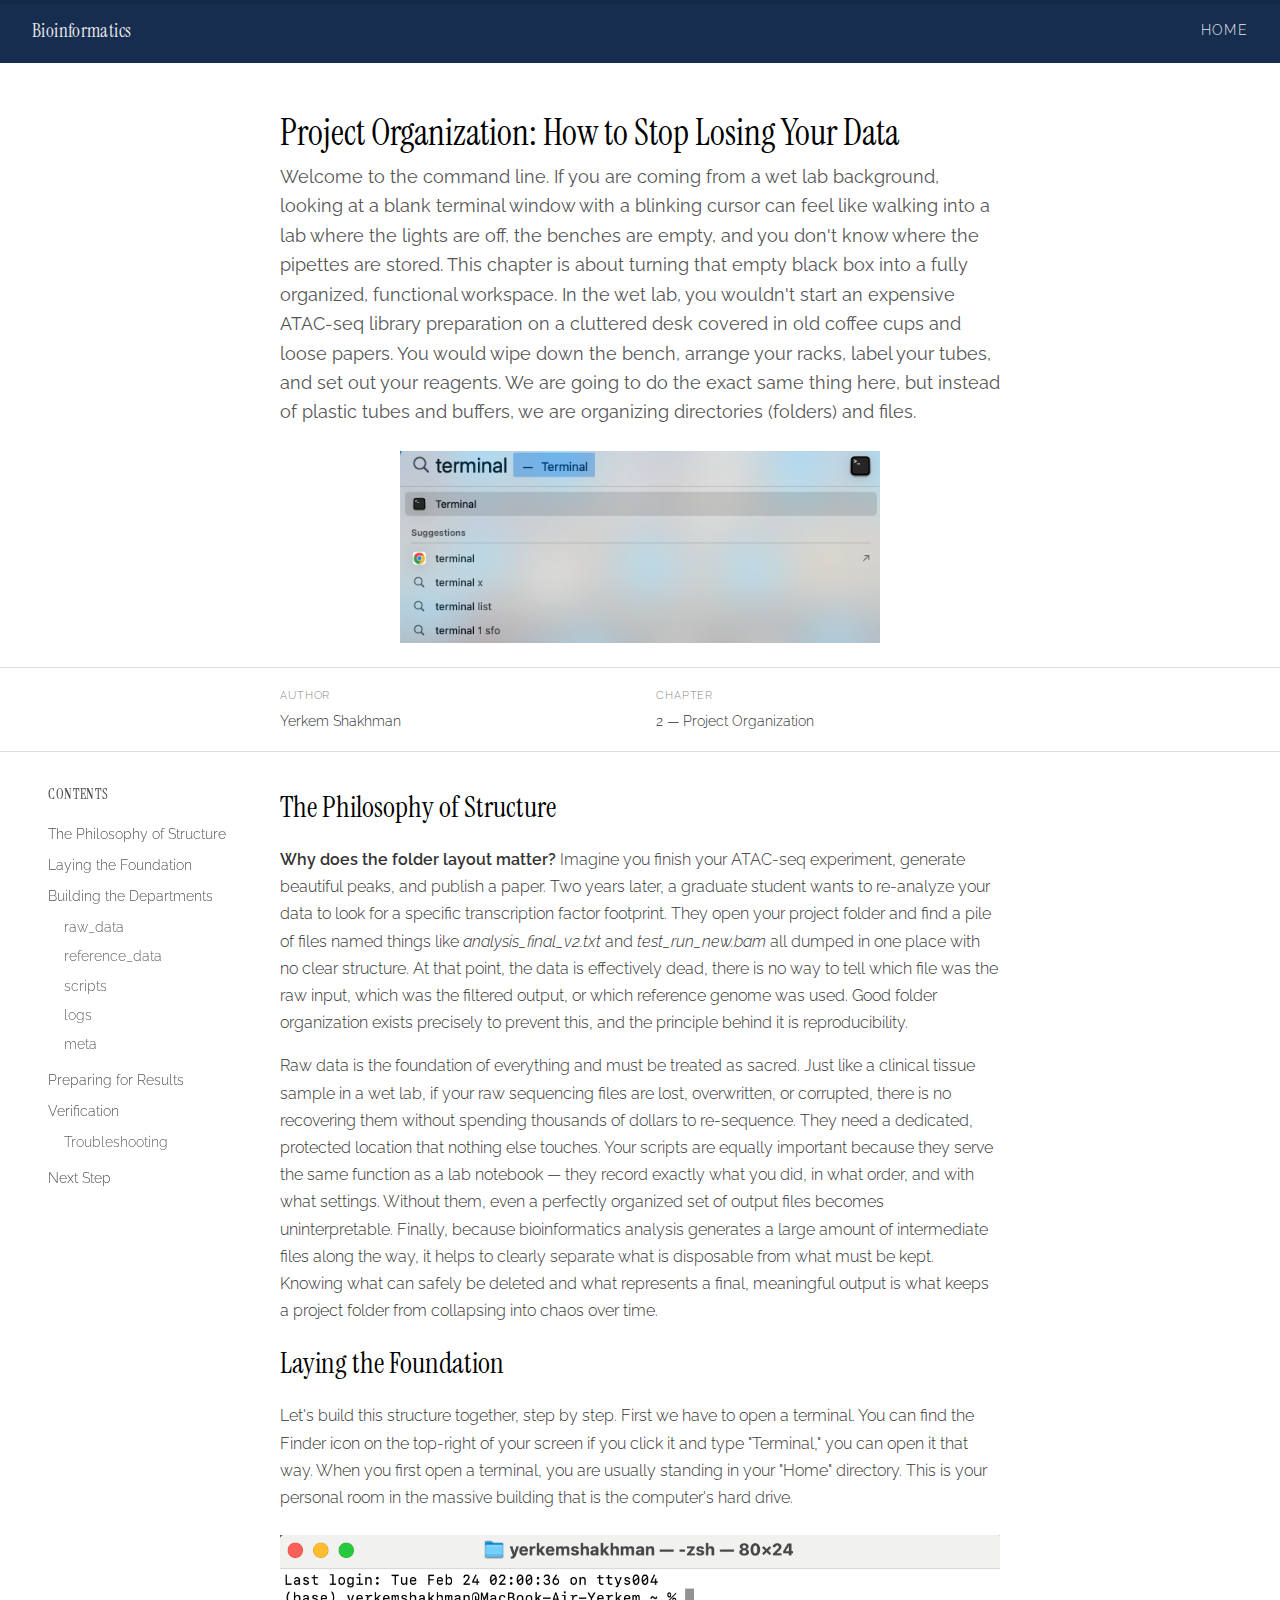
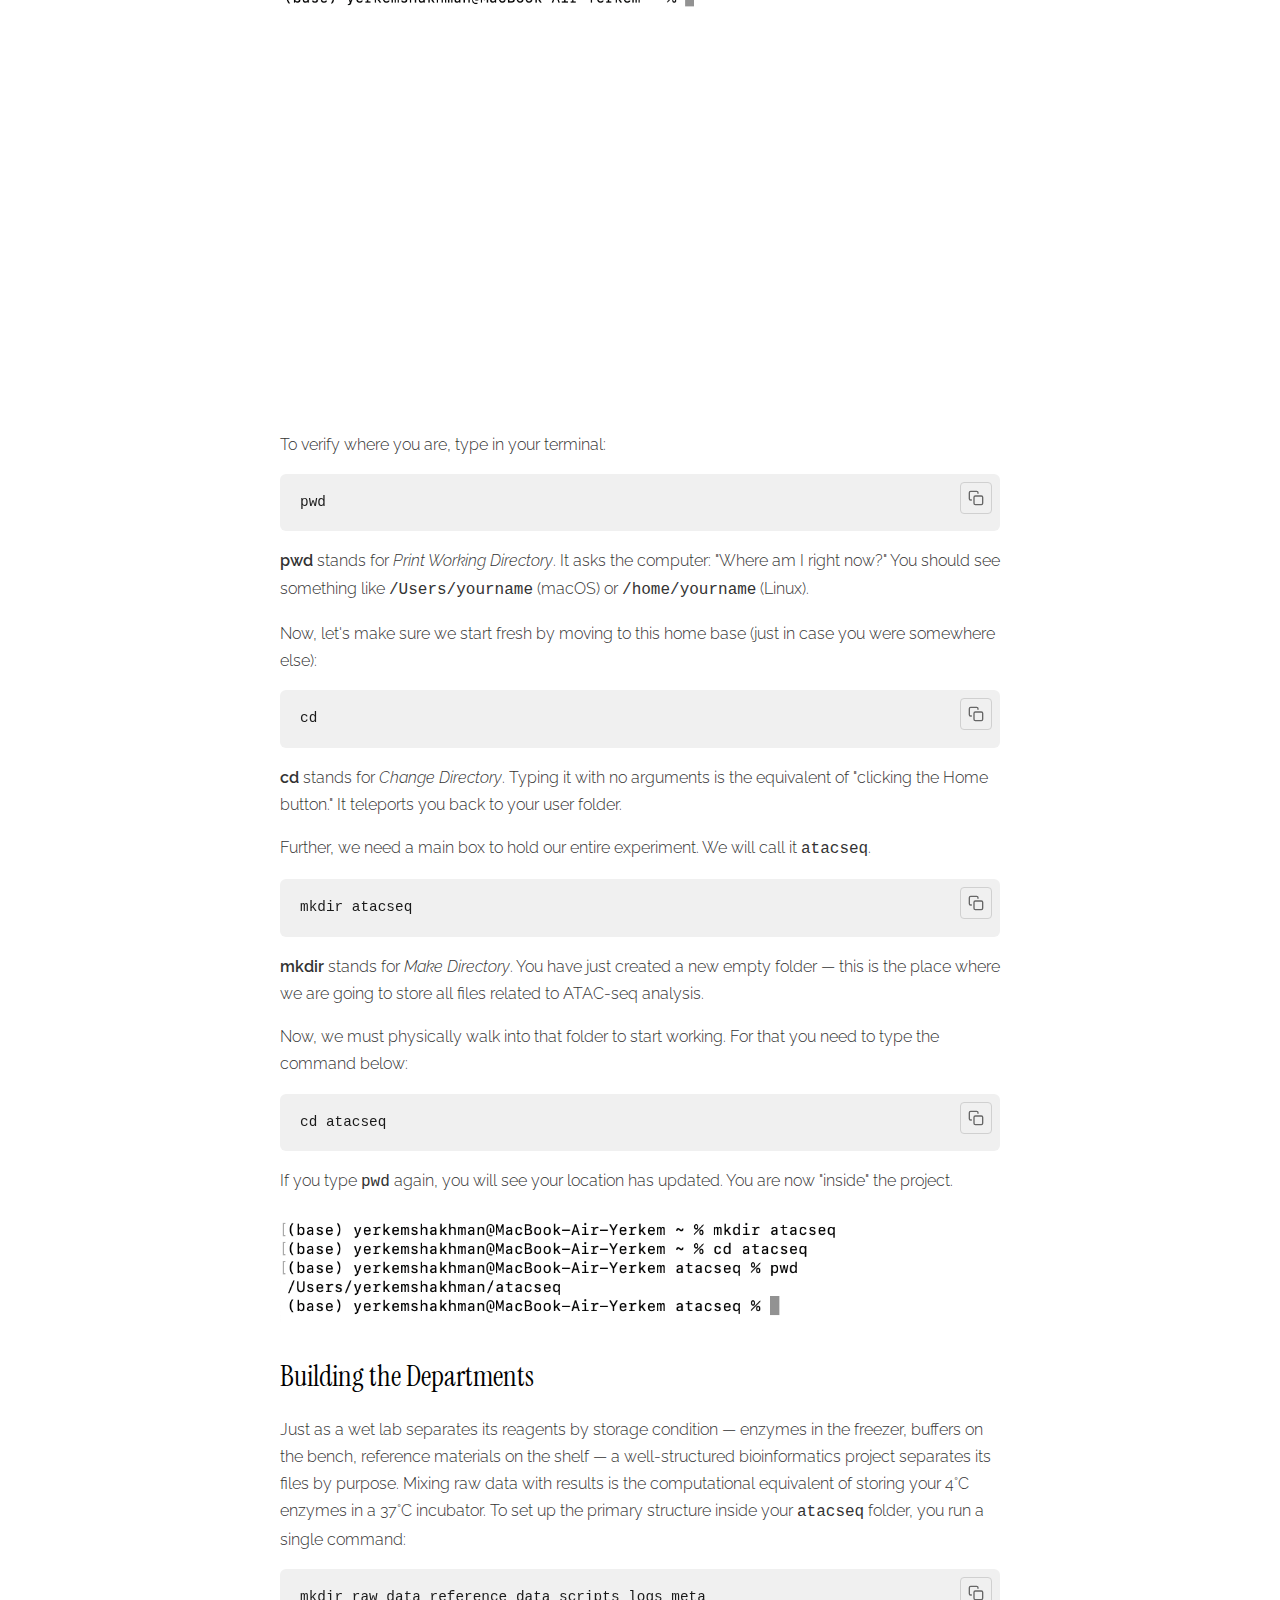
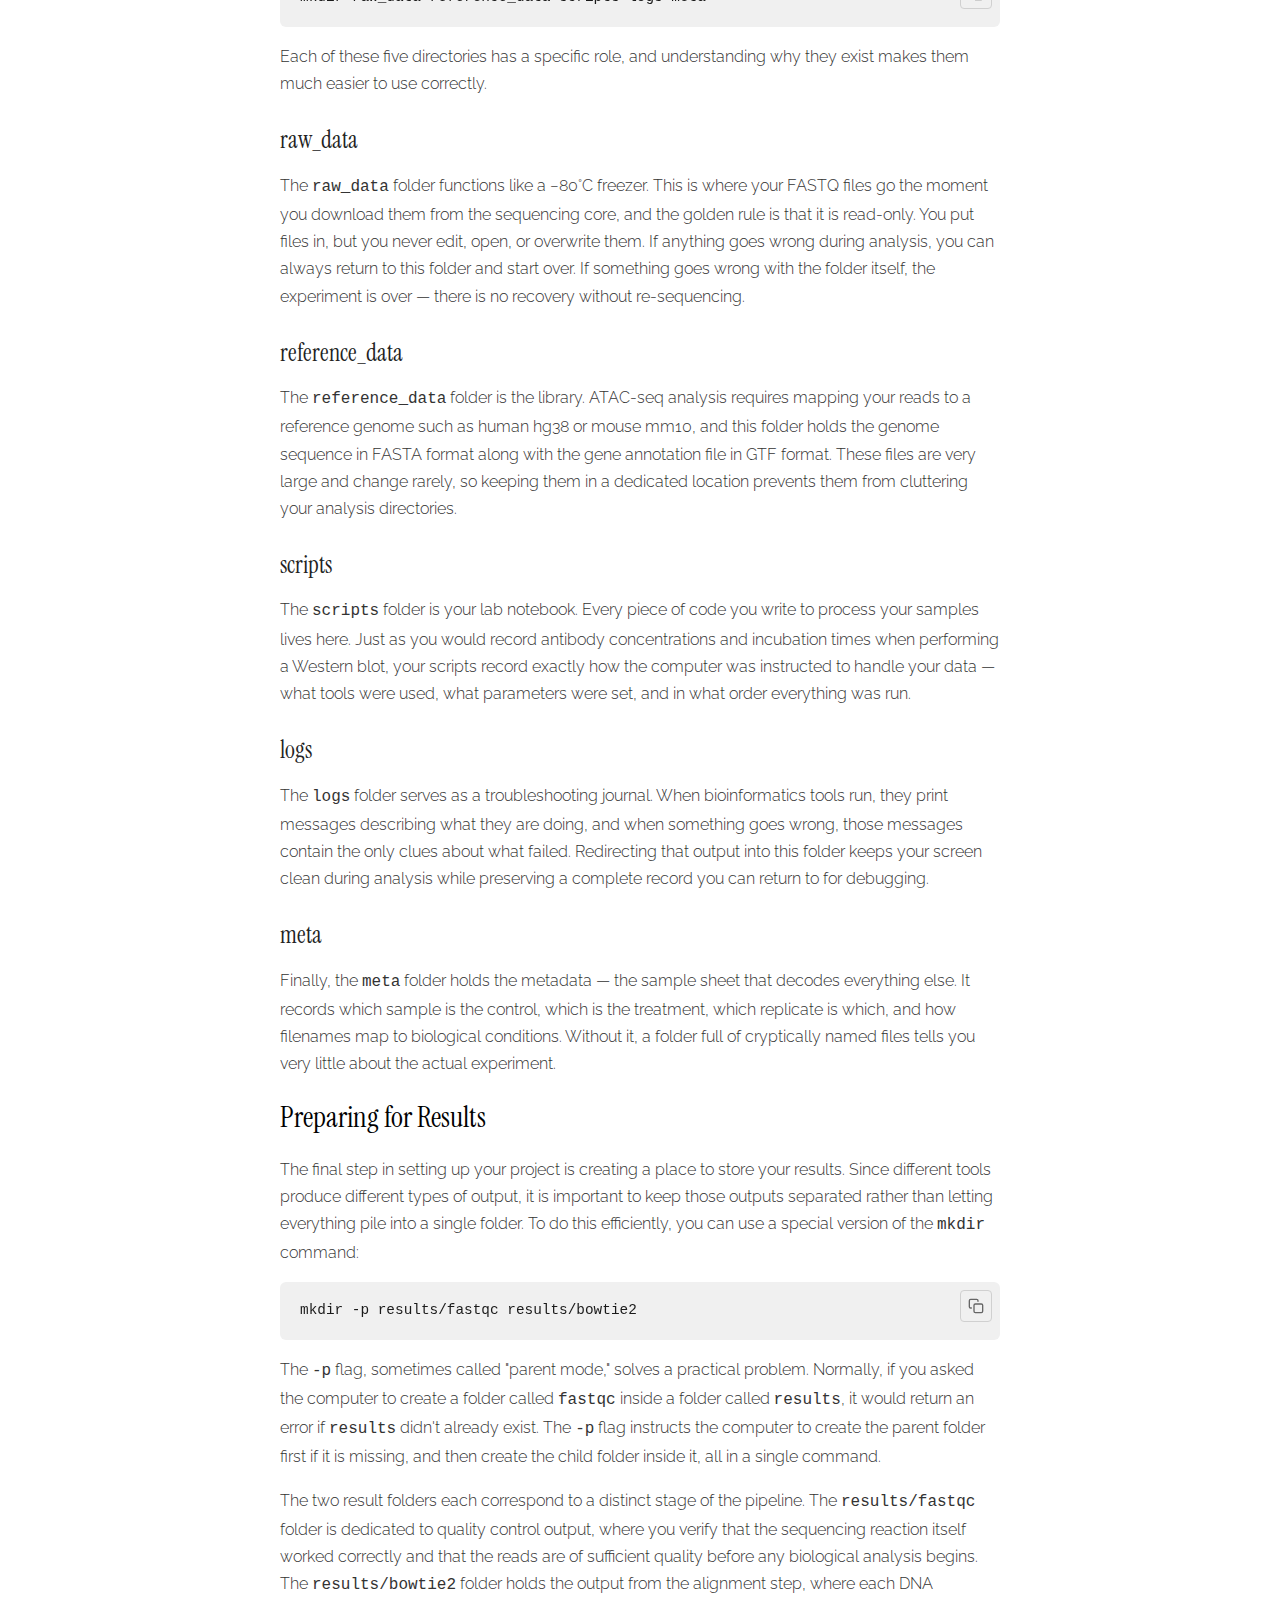
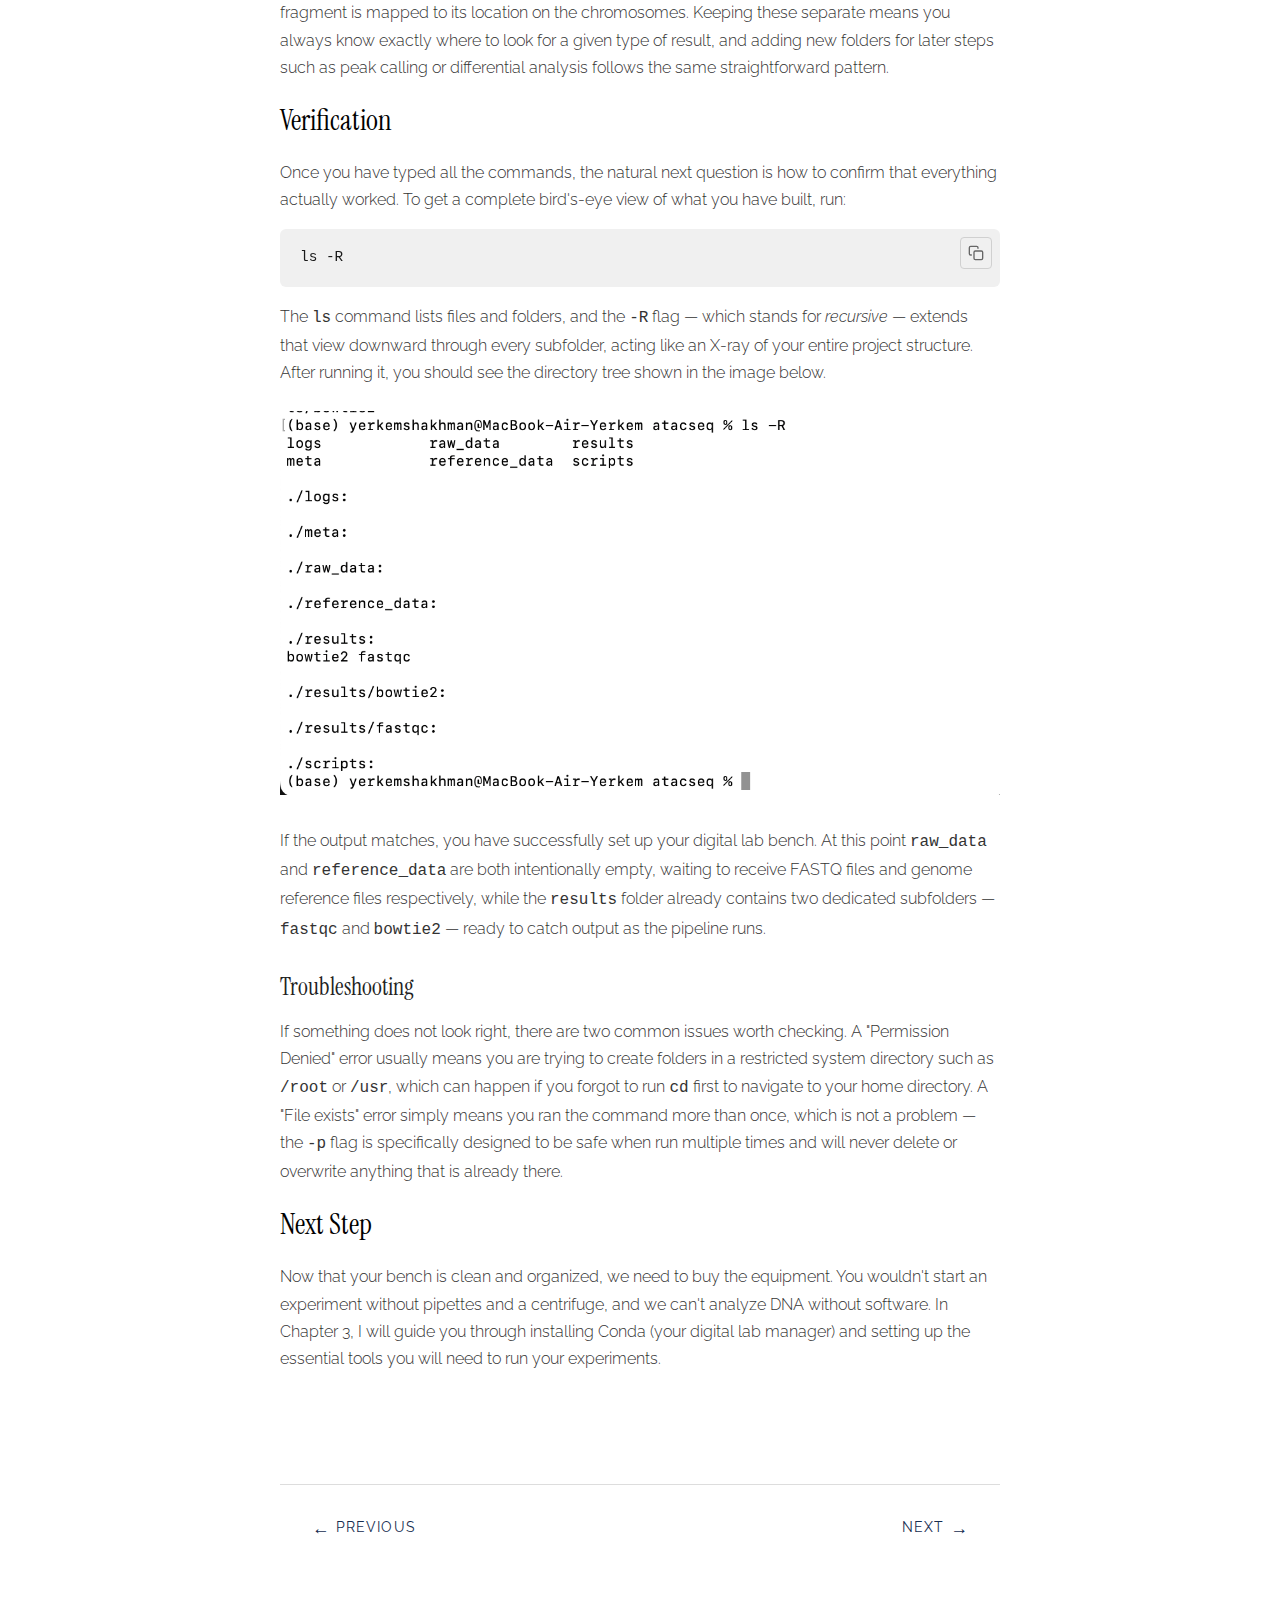
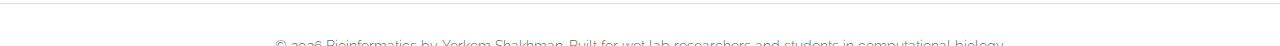
<file: chapters/chapter_2.html>
<!DOCTYPE html>
<html lang="en">
<head>
  <meta charset="UTF-8">
  <meta name="viewport" content="width=device-width, initial-scale=1.0">
  <title>Project Organization: How to Stop Losing Your Data</title>
  <link rel="stylesheet" href="../style.css">
</head>
<body>
  <div class="scroll-progress-wrap"><div class="scroll-progress-bar"></div></div>

  <header class="site-header">
    <a href="../index.html" class="site-title">Bioinformatics</a>
    <nav class="site-nav">
      <a href="../index.html">Home</a>
    </nav>
  </header>

  <article class="blog-article">
    <header class="article-header">
      <h1 class="article-title">Project Organization: How to Stop Losing Your Data</h1>
      <p class="article-subtitle">Welcome to the command line. If you are coming from a wet lab background, looking at a blank terminal window with a blinking cursor can feel like walking into a lab where the lights are off, the benches are empty, and you don't know where the pipettes are stored. This chapter is about turning that empty black box into a fully organized, functional workspace. In the wet lab, you wouldn't start an expensive ATAC-seq library preparation on a cluttered desk covered in old coffee cups and loose papers. You would wipe down the bench, arrange your racks, label your tubes, and set out your reagents. We are going to do the exact same thing here, but instead of plastic tubes and buffers, we are organizing directories (folders) and files.</p>
      <figure class="article-figure">
        <img src="../images/terminal_finder.png" alt="ATAC-seq analysis pipeline overview">
      </figure>
      <div class="article-meta">
        <div class="meta-column">
          <span class="meta-label">Author</span>
          <span class="meta-value">Yerkem Shakhman</span>
        </div>
        <div class="meta-column">
          <span class="meta-label">Chapter</span>
          <span class="meta-value">2 — Project Organization</span>
        </div>
      </div>
    </header>

    <div class="article-body">
      <aside class="article-toc">
        <h2 class="toc-title">Contents</h2>
        <nav class="toc-nav">
          <ul class="toc-list">
            <li><a href="#philosophy">The Philosophy of Structure</a></li>
            <li><a href="#foundation">Laying the Foundation</a></li>
            <li>
              <a href="#departments">Building the Departments</a>
              <ul>
                <li><a href="#dept-raw">raw_data</a></li>
                <li><a href="#dept-ref">reference_data</a></li>
                <li><a href="#dept-scripts">scripts</a></li>
                <li><a href="#dept-logs">logs</a></li>
                <li><a href="#dept-meta">meta</a></li>
              </ul>
            </li>
            <li><a href="#results">Preparing for Results</a></li>
            <li>
              <a href="#verification">Verification</a>
              <ul>
                <li><a href="#troubleshooting">Troubleshooting</a></li>
              </ul>
            </li>
            <li><a href="#next-step">Next Step</a></li>
          </ul>
        </nav>
      </aside>

      <div class="article-content">
        <section id="philosophy">
          <h2>The Philosophy of Structure</h2>
          <p>
            <strong>Why does the folder layout matter?</strong> Imagine you finish your ATAC-seq experiment, generate beautiful peaks, and publish a paper. Two years later, a graduate student wants to re-analyze your data to look for a specific transcription factor footprint. They open your project folder and find a pile of files named things like <em>analysis_final_v2.txt</em> and <em>test_run_new.bam</em> all dumped in one place with no clear structure. At that point, the data is effectively dead, there is no way to tell which file was the raw input, which was the filtered output, or which reference genome was used. Good folder organization exists precisely to prevent this, and the principle behind it is reproducibility.
          </p>
          <p>
            Raw data is the foundation of everything and must be treated as sacred. Just like a clinical tissue sample in a wet lab, if your raw sequencing files are lost, overwritten, or corrupted, there is no recovering them without spending thousands of dollars to re-sequence. They need a dedicated, protected location that nothing else touches. Your scripts are equally important because they serve the same function as a lab notebook — they record exactly what you did, in what order, and with what settings. Without them, even a perfectly organized set of output files becomes uninterpretable. Finally, because bioinformatics analysis generates a large amount of intermediate files along the way, it helps to clearly separate what is disposable from what must be kept. Knowing what can safely be deleted and what represents a final, meaningful output is what keeps a project folder from collapsing into chaos over time.
          </p>
        </section>

        <section id="foundation">
          <h2>Laying the Foundation</h2>
          <p>
            Let's build this structure together, step by step. First we have to open a terminal. You can find the Finder icon on the top-right of your screen if you click it and type "Terminal," you can open it that way. When you first open a terminal, you are usually standing in your "Home" directory. This is your personal room in the massive building that is the computer's hard drive. 
          </p>
          <figure class="article-figure">
            <img src="../images/terminal.png" alt="ATAC-seq analysis pipeline overview">
          </figure>
          <p>To verify where you are, type in your terminal:</p>
          <div class="code-cell">
            <button class="copy-btn" aria-label="Copy to clipboard">
              <svg viewBox="0 0 24 24" fill="none" stroke="currentColor" stroke-width="2" stroke-linecap="round" stroke-linejoin="round"><rect x="9" y="9" width="13" height="13" rx="2"/><path d="M5 15H4a2 2 0 0 1-2-2V4a2 2 0 0 1 2-2h9a2 2 0 0 1 2 2v1"/></svg>
            </button>
            <pre><code>pwd</code></pre>
          </div>
          <p>
            <strong>pwd</strong> stands for <em>Print Working Directory</em>. It asks the computer: "Where am I right now?" You should see something like <code>/Users/yourname</code> (macOS) or <code>/home/yourname</code> (Linux).
          </p>
          <p>
            Now, let's make sure we start fresh by moving to this home base (just in case you were somewhere else):
          </p>
          <div class="code-cell">
            <button class="copy-btn" aria-label="Copy to clipboard">
              <svg viewBox="0 0 24 24" fill="none" stroke="currentColor" stroke-width="2" stroke-linecap="round" stroke-linejoin="round"><rect x="9" y="9" width="13" height="13" rx="2"/><path d="M5 15H4a2 2 0 0 1-2-2V4a2 2 0 0 1 2-2h9a2 2 0 0 1 2 2v1"/></svg>
            </button>
            <pre><code>cd</code></pre>
          </div>
          <p>
            <strong>cd</strong> stands for <em>Change Directory</em>. Typing it with no arguments is the equivalent of "clicking the Home button." It teleports you back to your user folder.
          </p>
          <p>
            Further, we need a main box to hold our entire experiment. We will call it <code>atacseq</code>.
          </p>
          <div class="code-cell">
            <button class="copy-btn" aria-label="Copy to clipboard">
              <svg viewBox="0 0 24 24" fill="none" stroke="currentColor" stroke-width="2" stroke-linecap="round" stroke-linejoin="round"><rect x="9" y="9" width="13" height="13" rx="2"/><path d="M5 15H4a2 2 0 0 1-2-2V4a2 2 0 0 1 2-2h9a2 2 0 0 1 2 2v1"/></svg>
            </button>
            <pre><code>mkdir atacseq</code></pre>
          </div>
          <p>
            <strong>mkdir</strong> stands for <em>Make Directory</em>. You have just created a new empty folder — this is the place where we are going to store all files related to ATAC-seq analysis.
          </p>
          <p>
            Now, we must physically walk into that folder to start working. For that you need to type the command below:
          </p>
          <div class="code-cell">
            <button class="copy-btn" aria-label="Copy to clipboard">
              <svg viewBox="0 0 24 24" fill="none" stroke="currentColor" stroke-width="2" stroke-linecap="round" stroke-linejoin="round"><rect x="9" y="9" width="13" height="13" rx="2"/><path d="M5 15H4a2 2 0 0 1-2-2V4a2 2 0 0 1 2-2h9a2 2 0 0 1 2 2v1"/></svg>
            </button>
            <pre><code>cd atacseq</code></pre>
          </div>
          <p>
            If you type <code>pwd</code> again, you will see your location has updated. You are now "inside" the project.
          </p>
          <figure class="article-figure">
            <img src="../images/terminal_atacseq.png" alt="ATAC-seq analysis pipeline overview">
          </figure>
        </section>

        <section id="departments">
          <h2>Building the Departments</h2>
          <p>
            Just as a wet lab separates its reagents by storage condition — enzymes in the freezer, buffers on the bench, reference materials on the shelf — a well-structured bioinformatics project separates its files by purpose. Mixing raw data with results is the computational equivalent of storing your 4°C enzymes in a 37°C incubator. To set up the primary structure inside your <code>atacseq</code> folder, you run a single command:
          </p>
          <div class="code-cell">
            <button class="copy-btn" aria-label="Copy to clipboard">
              <svg viewBox="0 0 24 24" fill="none" stroke="currentColor" stroke-width="2" stroke-linecap="round" stroke-linejoin="round"><rect x="9" y="9" width="13" height="13" rx="2"/><path d="M5 15H4a2 2 0 0 1-2-2V4a2 2 0 0 1 2-2h9a2 2 0 0 1 2 2v1"/></svg>
            </button>
            <pre><code>mkdir raw_data reference_data scripts logs meta</code></pre>
          </div>
          <p>
            Each of these five directories has a specific role, and understanding why they exist makes them much easier to use correctly.
          </p>

          <h3 id="dept-raw">raw_data</h3>
          <p>
            The <code>raw_data</code> folder functions like a −80°C freezer. This is where your FASTQ files go the moment you download them from the sequencing core, and the golden rule is that it is read-only. You put files in, but you never edit, open, or overwrite them. If anything goes wrong during analysis, you can always return to this folder and start over. If something goes wrong with the folder itself, the experiment is over — there is no recovery without re-sequencing.
          </p>

          <h3 id="dept-ref">reference_data</h3>
          <p>
            The <code>reference_data</code> folder is the library. ATAC-seq analysis requires mapping your reads to a reference genome such as human hg38 or mouse mm10, and this folder holds the genome sequence in FASTA format along with the gene annotation file in GTF format. These files are very large and change rarely, so keeping them in a dedicated location prevents them from cluttering your analysis directories.
          </p>

          <h3 id="dept-scripts">scripts</h3>
          <p>
            The <code>scripts</code> folder is your lab notebook. Every piece of code you write to process your samples lives here. Just as you would record antibody concentrations and incubation times when performing a Western blot, your scripts record exactly how the computer was instructed to handle your data — what tools were used, what parameters were set, and in what order everything was run.
          </p>

          <h3 id="dept-logs">logs</h3>
          <p>
            The <code>logs</code> folder serves as a troubleshooting journal. When bioinformatics tools run, they print messages describing what they are doing, and when something goes wrong, those messages contain the only clues about what failed. Redirecting that output into this folder keeps your screen clean during analysis while preserving a complete record you can return to for debugging.
          </p>

          <h3 id="dept-meta">meta</h3>
          <p>
            Finally, the <code>meta</code> folder holds the metadata — the sample sheet that decodes everything else. It records which sample is the control, which is the treatment, which replicate is which, and how filenames map to biological conditions. Without it, a folder full of cryptically named files tells you very little about the actual experiment.
          </p>
        </section>

        <section id="results">
          <h2>Preparing for Results</h2>
          <p>
            The final step in setting up your project is creating a place to store your results. Since different tools produce different types of output, it is important to keep those outputs separated rather than letting everything pile into a single folder. To do this efficiently, you can use a special version of the <code>mkdir</code> command:
          </p>
          <div class="code-cell">
            <button class="copy-btn" aria-label="Copy to clipboard">
              <svg viewBox="0 0 24 24" fill="none" stroke="currentColor" stroke-width="2" stroke-linecap="round" stroke-linejoin="round"><rect x="9" y="9" width="13" height="13" rx="2"/><path d="M5 15H4a2 2 0 0 1-2-2V4a2 2 0 0 1 2-2h9a2 2 0 0 1 2 2v1"/></svg>
            </button>
            <pre><code>mkdir -p results/fastqc results/bowtie2</code></pre>
          </div>
          <p>
            The <code>-p</code> flag, sometimes called "parent mode," solves a practical problem. Normally, if you asked the computer to create a folder called <code>fastqc</code> inside a folder called <code>results</code>, it would return an error if <code>results</code> didn't already exist. The <code>-p</code> flag instructs the computer to create the parent folder first if it is missing, and then create the child folder inside it, all in a single command.
          </p>
          <p>
            The two result folders each correspond to a distinct stage of the pipeline. The <code>results/fastqc</code> folder is dedicated to quality control output, where you verify that the sequencing reaction itself worked correctly and that the reads are of sufficient quality before any biological analysis begins. The <code>results/bowtie2</code> folder holds the output from the alignment step, where each DNA fragment is mapped to its location on the chromosomes. Keeping these separate means you always know exactly where to look for a given type of result, and adding new folders for later steps such as peak calling or differential analysis follows the same straightforward pattern.
          </p>
        </section>

        <section id="verification">
          <h2>Verification</h2>
          <p>
            Once you have typed all the commands, the natural next question is how to confirm that everything actually worked. To get a complete bird's-eye view of what you have built, run:
          </p>
          <div class="code-cell">
            <button class="copy-btn" aria-label="Copy to clipboard">
              <svg viewBox="0 0 24 24" fill="none" stroke="currentColor" stroke-width="2" stroke-linecap="round" stroke-linejoin="round"><rect x="9" y="9" width="13" height="13" rx="2"/><path d="M5 15H4a2 2 0 0 1-2-2V4a2 2 0 0 1 2-2h9a2 2 0 0 1 2 2v1"/></svg>
            </button>
            <pre><code>ls -R</code></pre>
          </div>
          <p>
            The <code>ls</code> command lists files and folders, and the <code>-R</code> flag — which stands for <em>recursive</em> — extends that view downward through every subfolder, acting like an X-ray of your entire project structure. After running it, you should see the directory tree shown in the image below.
          </p>
          <figure class="article-figure">
            <img src="../images/ls.png" alt="ATAC-seq analysis pipeline overview">
          </figure>
          <p>
            If the output matches, you have successfully set up your digital lab bench. At this point <code>raw_data</code> and <code>reference_data</code> are both intentionally empty, waiting to receive FASTQ files and genome reference files respectively, while the <code>results</code> folder already contains two dedicated subfolders — <code>fastqc</code> and <code>bowtie2</code> — ready to catch output as the pipeline runs.
          </p>

          <h3 id="troubleshooting">Troubleshooting</h3>
          <p>
            If something does not look right, there are two common issues worth checking. A "Permission Denied" error usually means you are trying to create folders in a restricted system directory such as <code>/root</code> or <code>/usr</code>, which can happen if you forgot to run <code>cd</code> first to navigate to your home directory. A "File exists" error simply means you ran the command more than once, which is not a problem — the <code>-p</code> flag is specifically designed to be safe when run multiple times and will never delete or overwrite anything that is already there.
          </p>
        </section>

        <section id="next-step">
          <h2>Next Step</h2>
          <p>
            Now that your bench is clean and organized, we need to buy the equipment. You wouldn't start an experiment without pipettes and a centrifuge, and we can't analyze DNA without software. In Chapter 3, I will guide you through installing Conda (your digital lab manager) and setting up the essential tools you will need to run your experiments.
          </p>
        </section>
      </div>
    </div>
  </article>

  <nav class="chapter-nav">
    <a href="chapter_1.html">
      <span class="nav-arrow">&larr;</span>
      <span class="nav-direction">Previous</span>
    </a>
    <a href="chapter_3.html">
      <span class="nav-direction">Next</span>
      <span class="nav-arrow">&rarr;</span>
    </a>
  </nav>

  <footer class="site-footer">
    <p>&copy; 2026 Bioinformatics by Yerkem Shakhman. Built for wet lab researchers and students in computational biology.</p>
  </footer>

  <script src="blog-post-ui.js"></script>
</body>
</html>
</file>
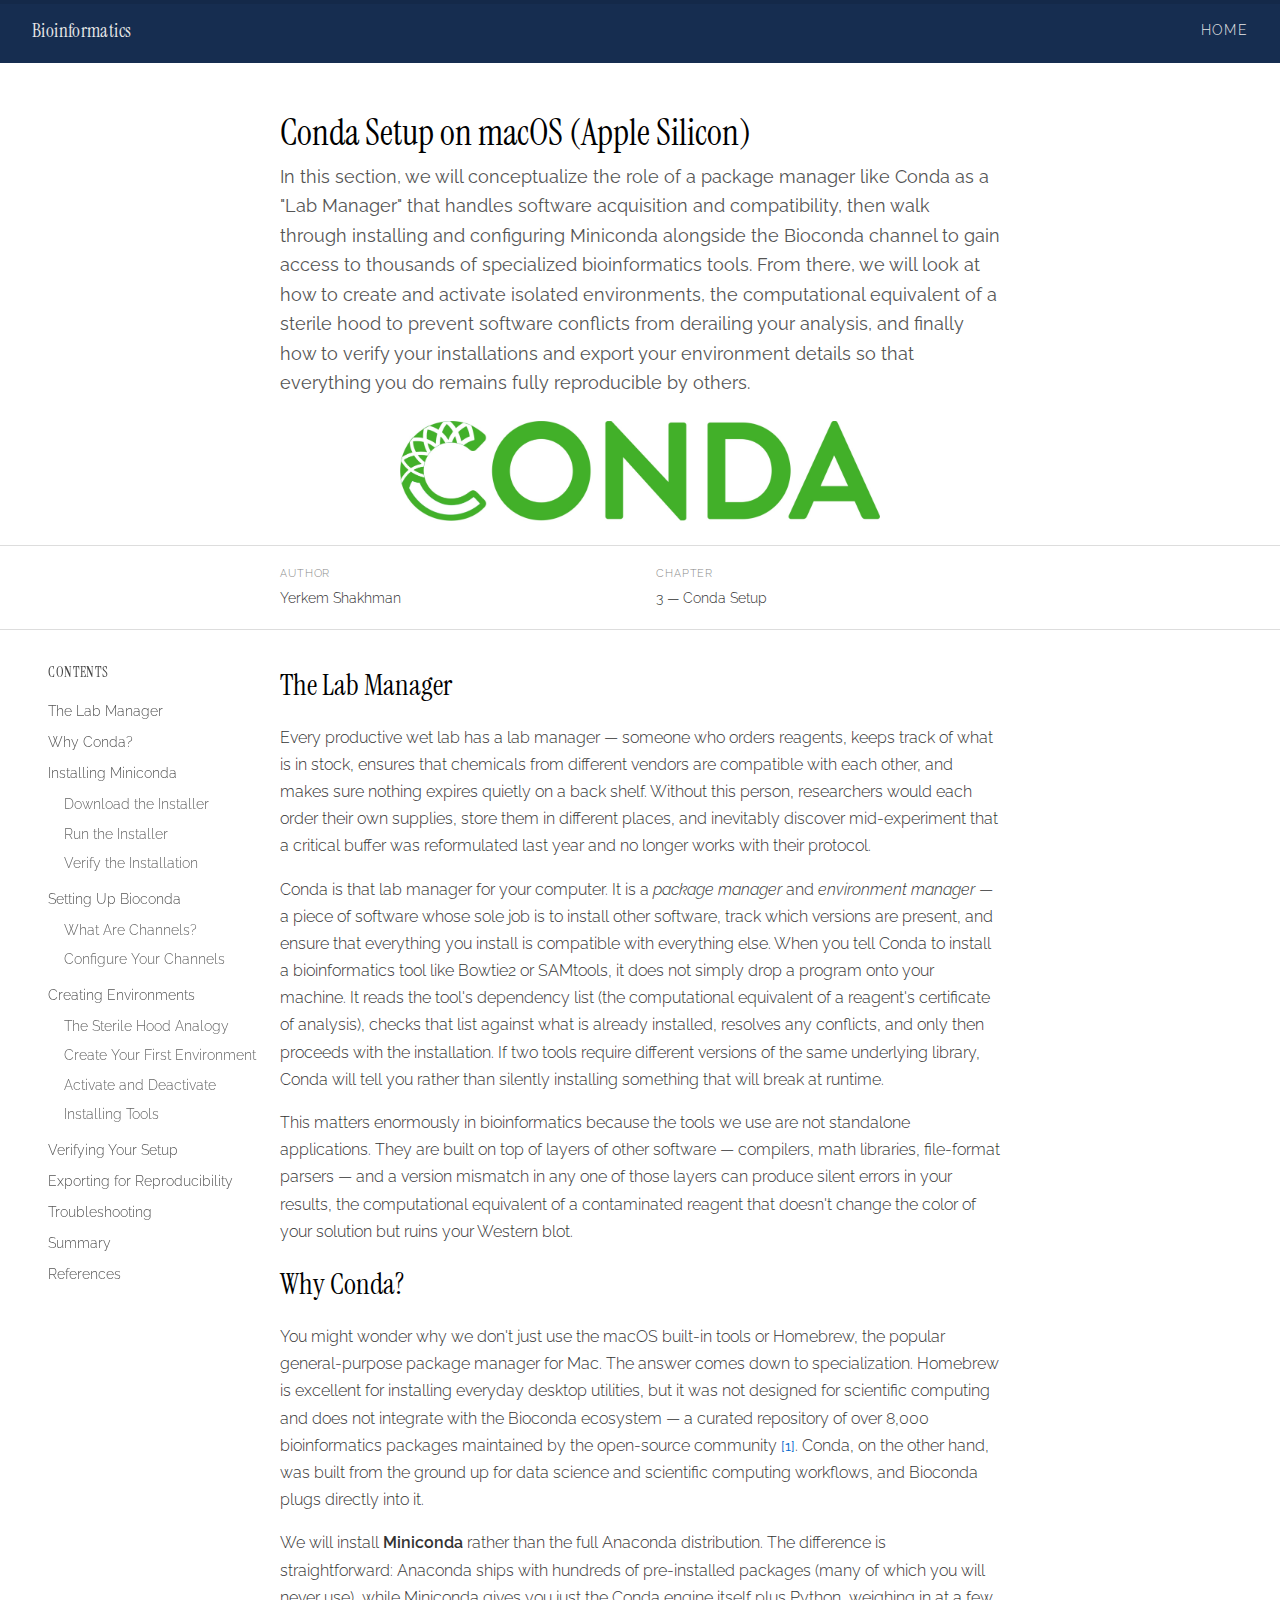
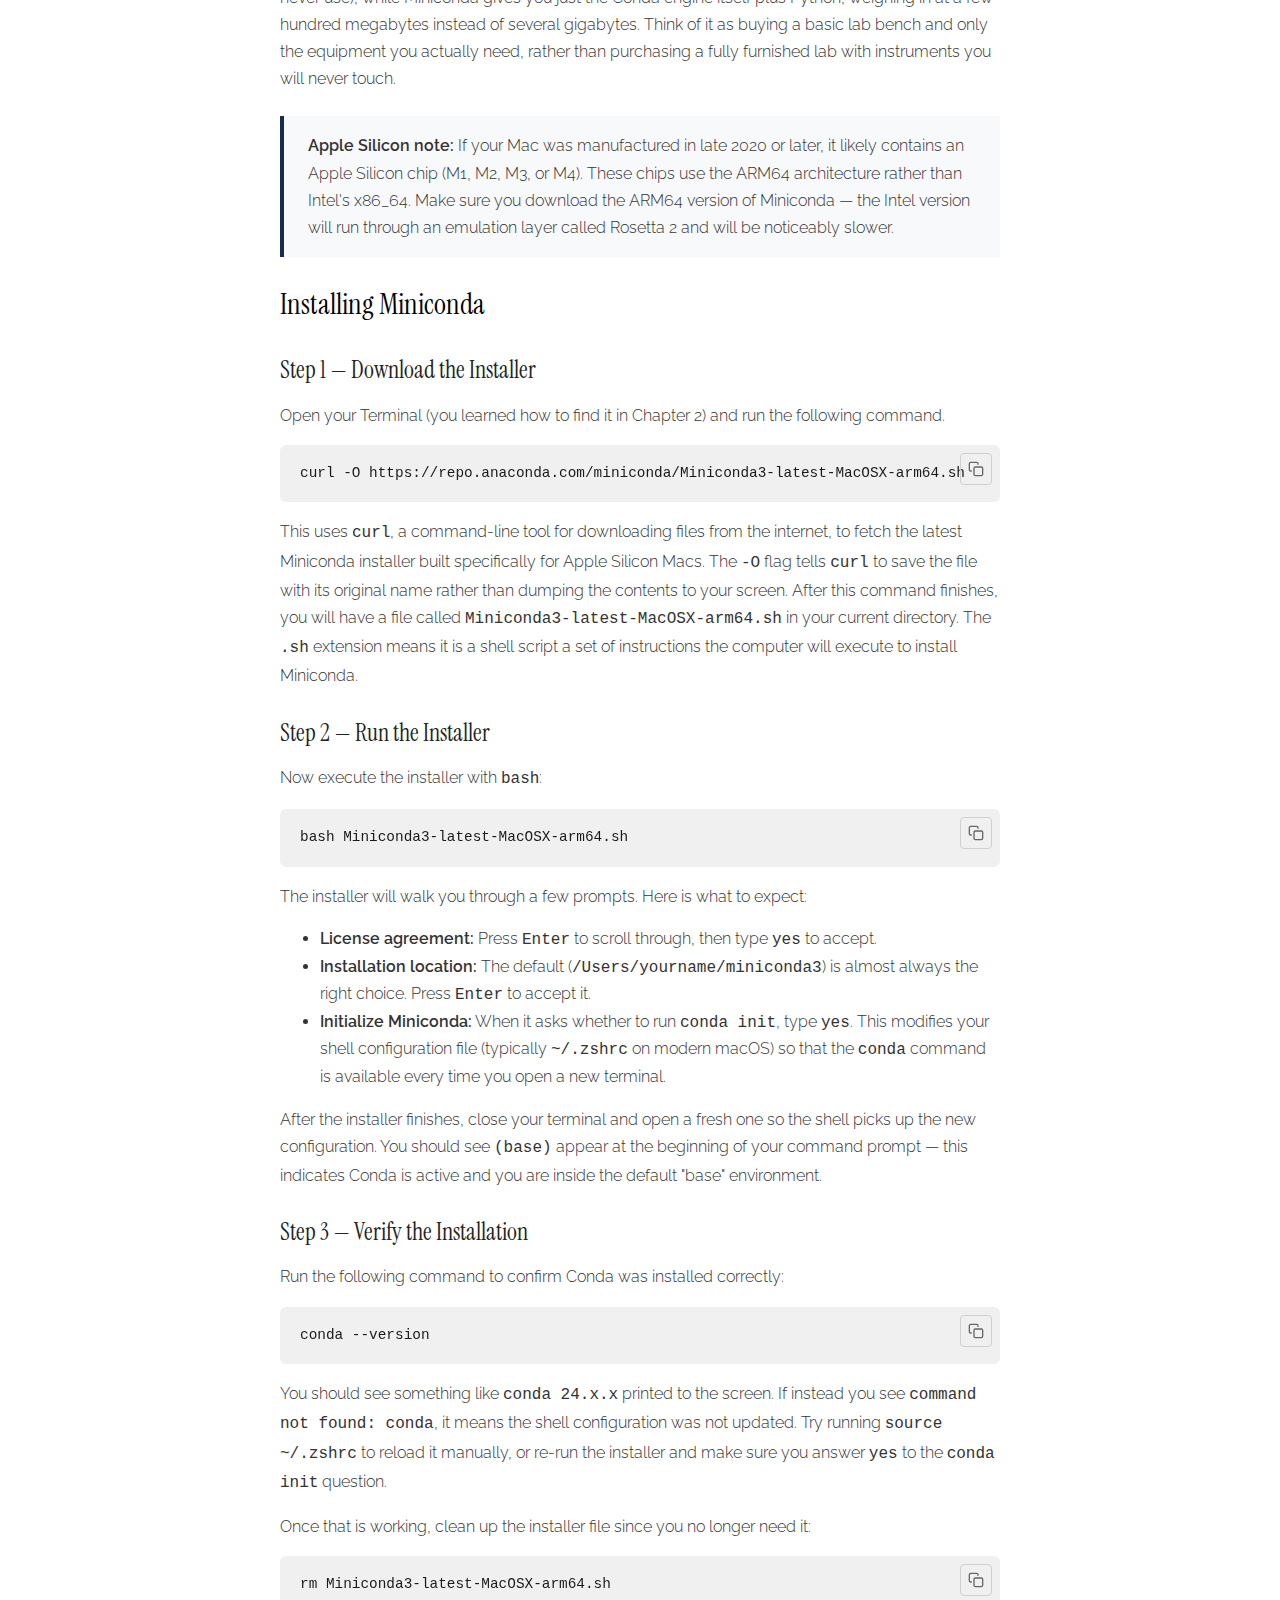
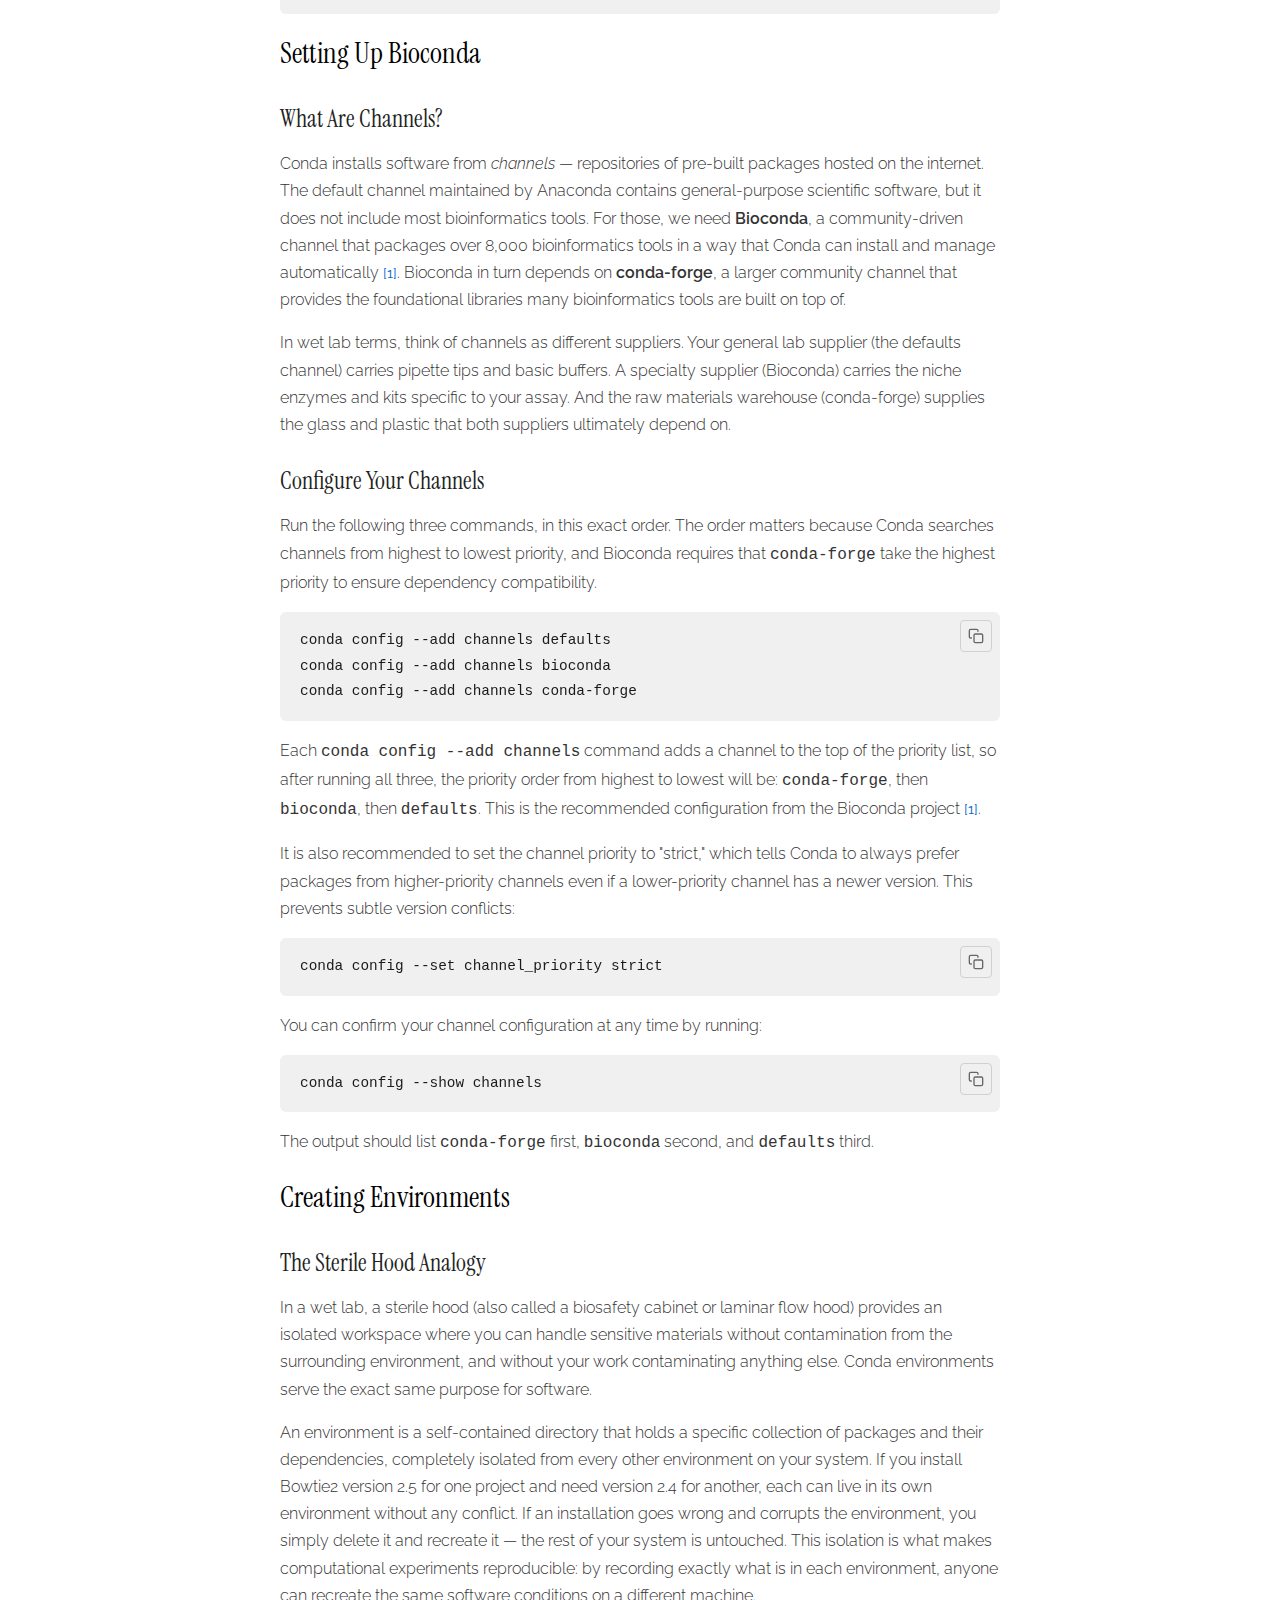
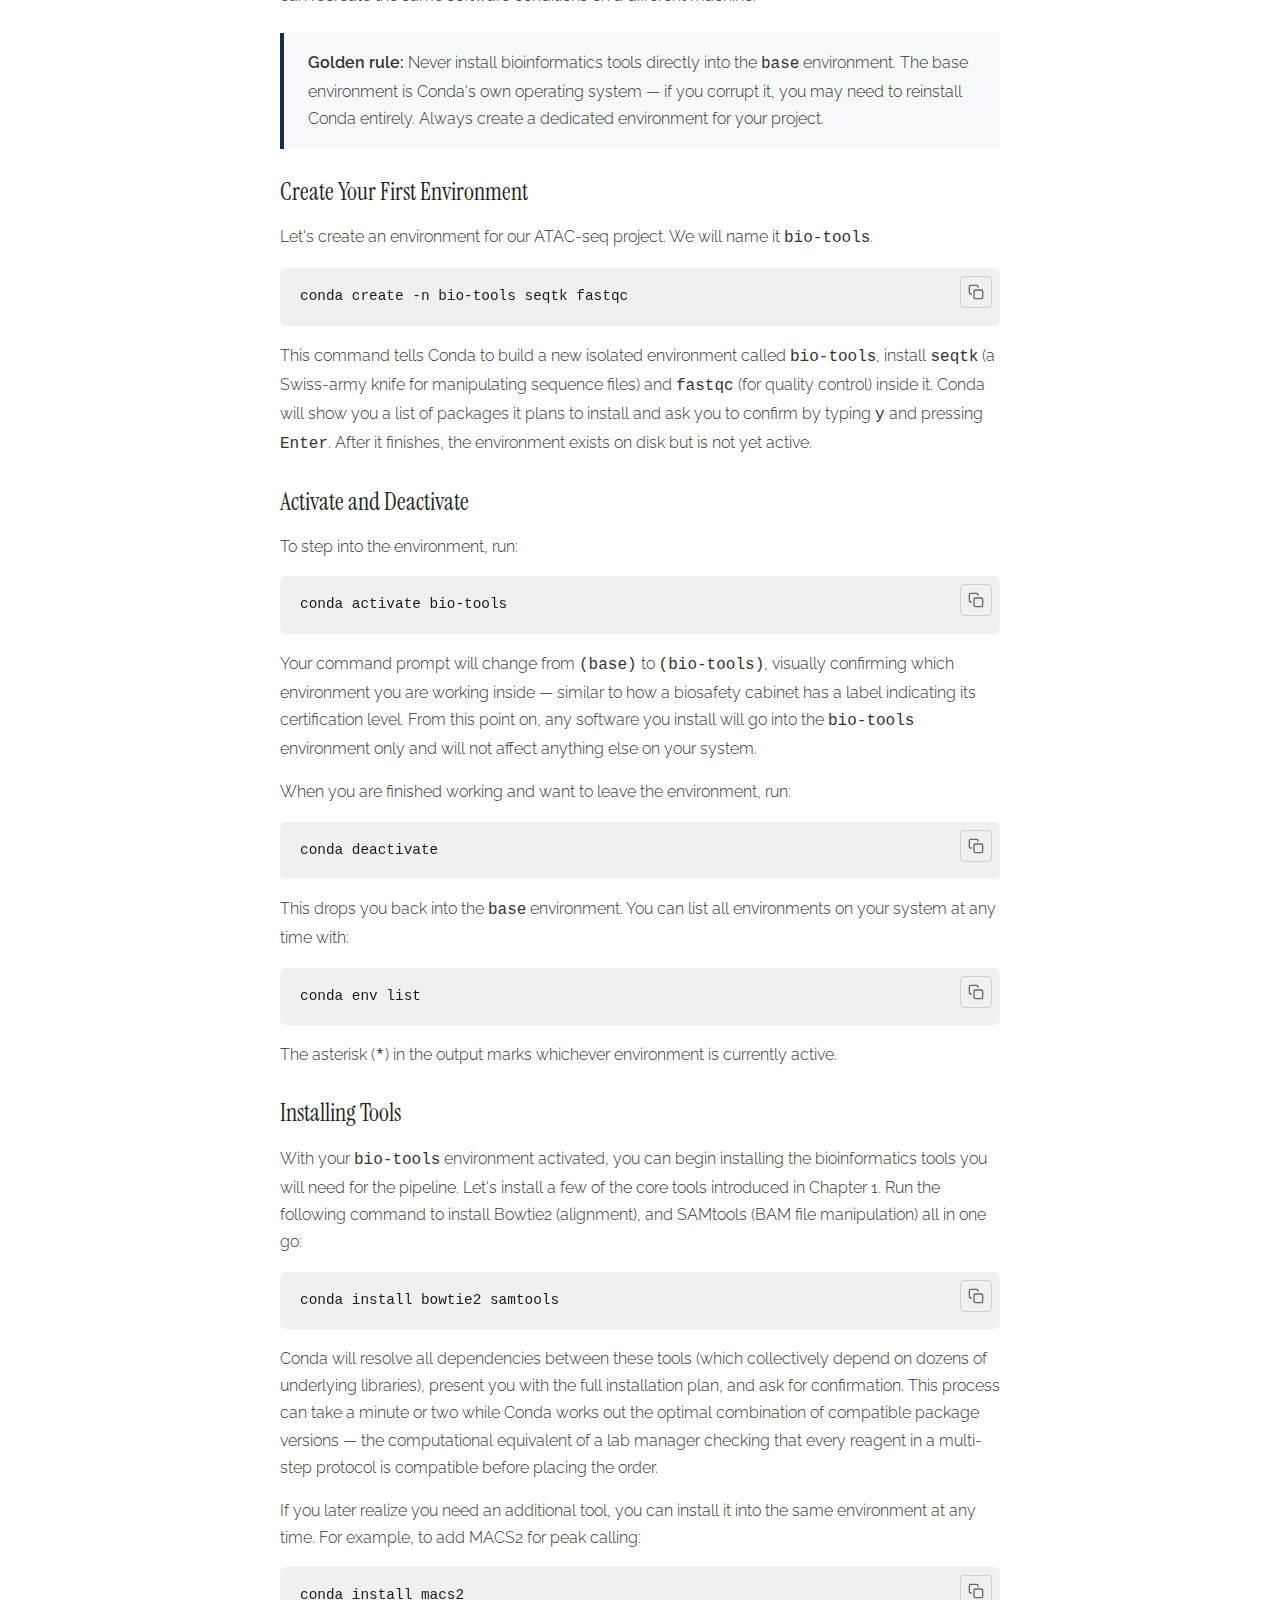
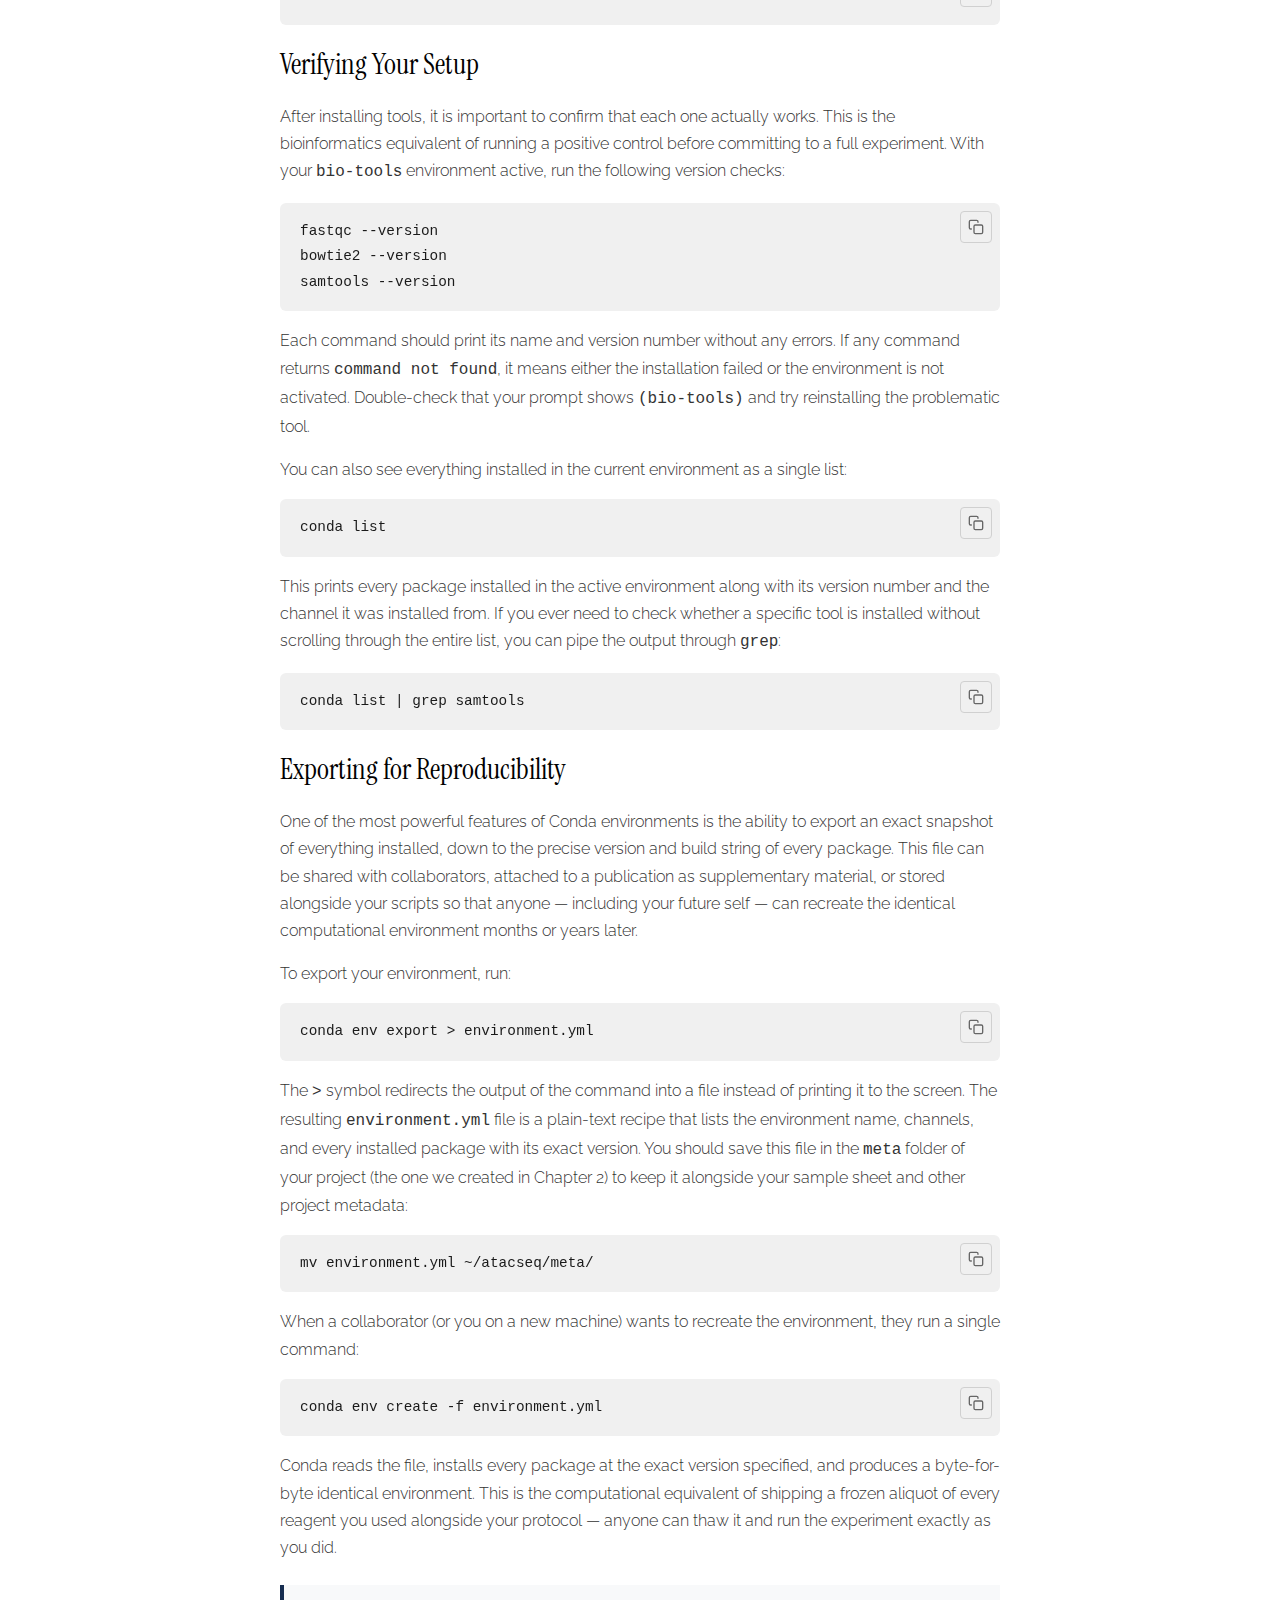
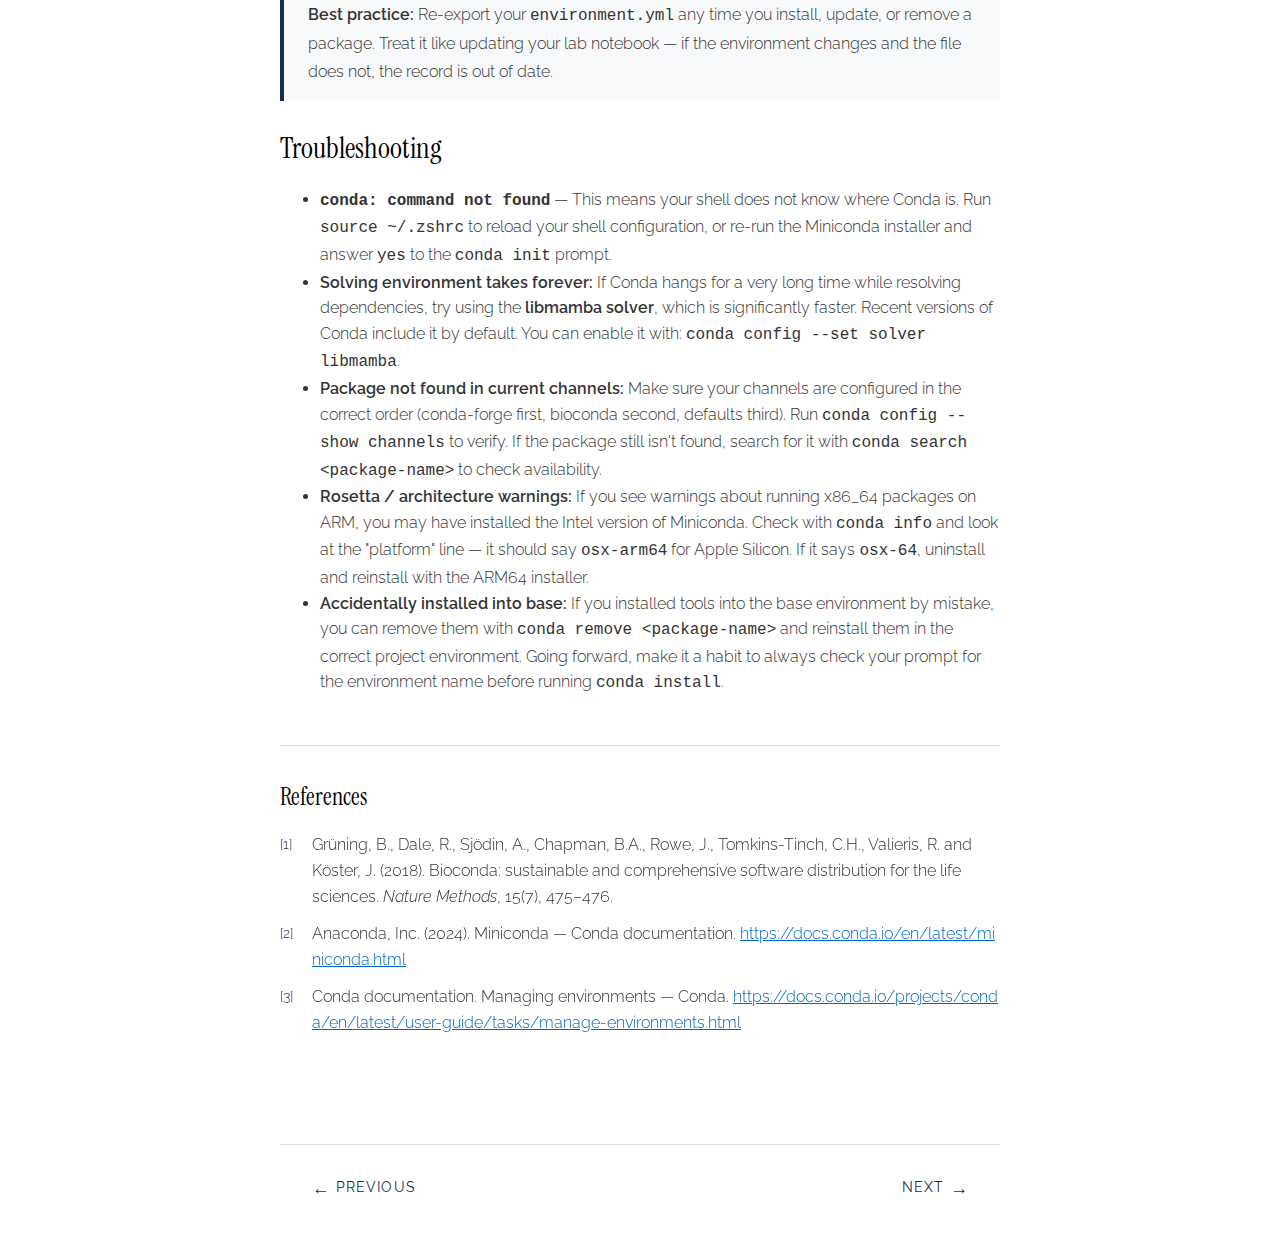
<file: chapters/chapter_3.html>
<!DOCTYPE html>
<html lang="en">
<head>
  <meta charset="UTF-8">
  <meta name="viewport" content="width=device-width, initial-scale=1.0">
  <title>Conda Setup on macOS (Apple Silicon)</title>
  <link rel="stylesheet" href="../style.css">
</head>
<body>
  <div class="scroll-progress-wrap"><div class="scroll-progress-bar"></div></div>

  <header class="site-header">
    <a href="../index.html" class="site-title">Bioinformatics</a>
    <nav class="site-nav">
      <a href="../index.html">Home</a>
    </nav>
  </header>

  <article class="blog-article">
    <header class="article-header">
      <h1 class="article-title">Conda Setup on macOS (Apple Silicon)</h1>
      <p class="article-subtitle">In this section, we will conceptualize the role of a package manager like Conda as a "Lab Manager" that handles software acquisition and compatibility, then walk through installing and configuring Miniconda alongside the Bioconda channel to gain access to thousands of specialized bioinformatics tools. From there, we will look at how to create and activate isolated environments, the computational equivalent of a sterile hood to prevent software conflicts from derailing your analysis, and finally how to verify your installations and export your environment details so that everything you do remains fully reproducible by others.</p>
      <figure class="article-figure">
        <img src="../images/conda.png" alt="ATAC-seq analysis pipeline overview">
      </figure>
      <div class="article-meta">
        <div class="meta-column">
          <span class="meta-label">Author</span>
          <span class="meta-value">Yerkem Shakhman</span>
        </div>
        <div class="meta-column">
          <span class="meta-label">Chapter</span>
          <span class="meta-value">3 — Conda Setup</span>
        </div>
      </div>
    </header>

    <div class="article-body">
      <aside class="article-toc">
        <h2 class="toc-title">Contents</h2>
        <nav class="toc-nav">
          <ul class="toc-list">
            <li><a href="#lab-manager">The Lab Manager</a></li>
            <li><a href="#why-conda">Why Conda?</a></li>
            <li>
              <a href="#install-miniconda">Installing Miniconda</a>
              <ul>
                <li><a href="#download">Download the Installer</a></li>
                <li><a href="#run-installer">Run the Installer</a></li>
                <li><a href="#verify-install">Verify the Installation</a></li>
              </ul>
            </li>
            <li>
              <a href="#bioconda">Setting Up Bioconda</a>
              <ul>
                <li><a href="#what-are-channels">What Are Channels?</a></li>
                <li><a href="#configure-channels">Configure Your Channels</a></li>
              </ul>
            </li>
            <li>
              <a href="#environments">Creating Environments</a>
              <ul>
                <li><a href="#sterile-hood">The Sterile Hood Analogy</a></li>
                <li><a href="#create-env">Create Your First Environment</a></li>
                <li><a href="#activate-env">Activate and Deactivate</a></li>
                <li><a href="#install-tools">Installing Tools</a></li>
              </ul>
            </li>
            <li>
              <a href="#verify">Verifying Your Setup</a>
            </li>
            <li>
              <a href="#export">Exporting for Reproducibility</a>
            </li>
            <li><a href="#troubleshooting">Troubleshooting</a></li>
            <li><a href="#summary">Summary</a></li>
            <li><a href="#references">References</a></li>
          </ul>
        </nav>
      </aside>

      <div class="article-content">
        <section id="lab-manager">
          <h2>The Lab Manager</h2>
          <p>
            Every productive wet lab has a lab manager — someone who orders reagents, keeps track of what is in stock, ensures that chemicals from different vendors are compatible with each other, and makes sure nothing expires quietly on a back shelf. Without this person, researchers would each order their own supplies, store them in different places, and inevitably discover mid-experiment that a critical buffer was reformulated last year and no longer works with their protocol.
          </p>
          <p>
            Conda is that lab manager for your computer. It is a <em>package manager</em> and <em>environment manager</em> — a piece of software whose sole job is to install other software, track which versions are present, and ensure that everything you install is compatible with everything else. When you tell Conda to install a bioinformatics tool like Bowtie2 or SAMtools, it does not simply drop a program onto your machine. It reads the tool's dependency list (the computational equivalent of a reagent's certificate of analysis), checks that list against what is already installed, resolves any conflicts, and only then proceeds with the installation. If two tools require different versions of the same underlying library, Conda will tell you rather than silently installing something that will break at runtime.
          </p>
          <p>
            This matters enormously in bioinformatics because the tools we use are not standalone applications. They are built on top of layers of other software — compilers, math libraries, file-format parsers — and a version mismatch in any one of those layers can produce silent errors in your results, the computational equivalent of a contaminated reagent that doesn't change the color of your solution but ruins your Western blot.
          </p>
        </section>

        <section id="why-conda">
          <h2>Why Conda?</h2>
          <p>
            You might wonder why we don't just use the macOS built-in tools or Homebrew, the popular general-purpose package manager for Mac. The answer comes down to specialization. Homebrew is excellent for installing everyday desktop utilities, but it was not designed for scientific computing and does not integrate with the Bioconda ecosystem — a curated repository of over 8,000 bioinformatics packages maintained by the open-source community <a href="#ref-1" class="footnote-ref">[1]</a>. Conda, on the other hand, was built from the ground up for data science and scientific computing workflows, and Bioconda plugs directly into it.
          </p>
          <p>
            We will install <strong>Miniconda</strong> rather than the full Anaconda distribution. The difference is straightforward: Anaconda ships with hundreds of pre-installed packages (many of which you will never use), while Miniconda gives you just the Conda engine itself plus Python, weighing in at a few hundred megabytes instead of several gigabytes. Think of it as buying a basic lab bench and only the equipment you actually need, rather than purchasing a fully furnished lab with instruments you will never touch.
          </p>
          <blockquote>
            <p><strong>Apple Silicon note:</strong> If your Mac was manufactured in late 2020 or later, it likely contains an Apple Silicon chip (M1, M2, M3, or M4). These chips use the ARM64 architecture rather than Intel's x86_64. Make sure you download the ARM64 version of Miniconda — the Intel version will run through an emulation layer called Rosetta 2 and will be noticeably slower.</p>
          </blockquote>
        </section>

        <section id="install-miniconda">
          <h2>Installing Miniconda</h2>

          <h3 id="download">Step 1 — Download the Installer</h3>
          <p>
            Open your Terminal (you learned how to find it in Chapter 2) and run the following command. 
          </p>
          <div class="code-cell">
            <button class="copy-btn" aria-label="Copy to clipboard">
              <svg viewBox="0 0 24 24" fill="none" stroke="currentColor" stroke-width="2" stroke-linecap="round" stroke-linejoin="round"><rect x="9" y="9" width="13" height="13" rx="2"/><path d="M5 15H4a2 2 0 0 1-2-2V4a2 2 0 0 1 2-2h9a2 2 0 0 1 2 2v1"/></svg>
            </button>
            <pre><code>curl -O https://repo.anaconda.com/miniconda/Miniconda3-latest-MacOSX-arm64.sh</code></pre>
          </div>
          <p>
            This uses <code>curl</code>, a command-line tool for downloading files from the internet, to fetch the latest Miniconda installer built specifically for Apple Silicon Macs. The <code>-O</code> flag tells <code>curl</code> to save the file with its original name rather than dumping the contents to your screen. After this command finishes, you will have a file called <code>Miniconda3-latest-MacOSX-arm64.sh</code> in your current directory. The <code>.sh</code> extension means it is a shell script a set of instructions the computer will execute to install Miniconda.
          </p>

          <h3 id="run-installer">Step 2 — Run the Installer</h3>
          <p>
            Now execute the installer with <code>bash</code>:
          </p>
          <div class="code-cell">
            <button class="copy-btn" aria-label="Copy to clipboard">
              <svg viewBox="0 0 24 24" fill="none" stroke="currentColor" stroke-width="2" stroke-linecap="round" stroke-linejoin="round"><rect x="9" y="9" width="13" height="13" rx="2"/><path d="M5 15H4a2 2 0 0 1-2-2V4a2 2 0 0 1 2-2h9a2 2 0 0 1 2 2v1"/></svg>
            </button>
            <pre><code>bash Miniconda3-latest-MacOSX-arm64.sh</code></pre>
          </div>
          <p>
            The installer will walk you through a few prompts. Here is what to expect:
          </p>
          <ul>
            <li><strong>License agreement:</strong> Press <code>Enter</code> to scroll through, then type <code>yes</code> to accept.</li>
            <li><strong>Installation location:</strong> The default (<code>/Users/yourname/miniconda3</code>) is almost always the right choice. Press <code>Enter</code> to accept it.</li>
            <li><strong>Initialize Miniconda:</strong> When it asks whether to run <code>conda init</code>, type <code>yes</code>. This modifies your shell configuration file (typically <code>~/.zshrc</code> on modern macOS) so that the <code>conda</code> command is available every time you open a new terminal.</li>
          </ul>
          <p>
            After the installer finishes, close your terminal and open a fresh one so the shell picks up the new configuration. You should see <code>(base)</code> appear at the beginning of your command prompt — this indicates Conda is active and you are inside the default "base" environment.
          </p>

          <h3 id="verify-install">Step 3 — Verify the Installation</h3>
          <p>
            Run the following command to confirm Conda was installed correctly:
          </p>
          <div class="code-cell">
            <button class="copy-btn" aria-label="Copy to clipboard">
              <svg viewBox="0 0 24 24" fill="none" stroke="currentColor" stroke-width="2" stroke-linecap="round" stroke-linejoin="round"><rect x="9" y="9" width="13" height="13" rx="2"/><path d="M5 15H4a2 2 0 0 1-2-2V4a2 2 0 0 1 2-2h9a2 2 0 0 1 2 2v1"/></svg>
            </button>
            <pre><code>conda --version</code></pre>
          </div>
          <p>
            You should see something like <code>conda 24.x.x</code> printed to the screen. If instead you see <code>command not found: conda</code>, it means the shell configuration was not updated. Try running <code>source ~/.zshrc</code> to reload it manually, or re-run the installer and make sure you answer <code>yes</code> to the <code>conda init</code> question.
          </p>
          <p>
            Once that is working, clean up the installer file since you no longer need it:
          </p>
          <div class="code-cell">
            <button class="copy-btn" aria-label="Copy to clipboard">
              <svg viewBox="0 0 24 24" fill="none" stroke="currentColor" stroke-width="2" stroke-linecap="round" stroke-linejoin="round"><rect x="9" y="9" width="13" height="13" rx="2"/><path d="M5 15H4a2 2 0 0 1-2-2V4a2 2 0 0 1 2-2h9a2 2 0 0 1 2 2v1"/></svg>
            </button>
            <pre><code>rm Miniconda3-latest-MacOSX-arm64.sh</code></pre>
          </div>
        </section>

        <section id="bioconda">
          <h2>Setting Up Bioconda</h2>

          <h3 id="what-are-channels">What Are Channels?</h3>
          <p>
            Conda installs software from <em>channels</em> — repositories of pre-built packages hosted on the internet. The default channel maintained by Anaconda contains general-purpose scientific software, but it does not include most bioinformatics tools. For those, we need <strong>Bioconda</strong>, a community-driven channel that packages over 8,000 bioinformatics tools in a way that Conda can install and manage automatically <a href="#ref-1" class="footnote-ref">[1]</a>. Bioconda in turn depends on <strong>conda-forge</strong>, a larger community channel that provides the foundational libraries many bioinformatics tools are built on top of.
          </p>
          <p>
            In wet lab terms, think of channels as different suppliers. Your general lab supplier (the defaults channel) carries pipette tips and basic buffers. A specialty supplier (Bioconda) carries the niche enzymes and kits specific to your assay. And the raw materials warehouse (conda-forge) supplies the glass and plastic that both suppliers ultimately depend on.
          </p>

          <h3 id="configure-channels">Configure Your Channels</h3>
          <p>
            Run the following three commands, in this exact order. The order matters because Conda searches channels from highest to lowest priority, and Bioconda requires that <code>conda-forge</code> take the highest priority to ensure dependency compatibility.
          </p>
          <div class="code-cell">
            <button class="copy-btn" aria-label="Copy to clipboard">
              <svg viewBox="0 0 24 24" fill="none" stroke="currentColor" stroke-width="2" stroke-linecap="round" stroke-linejoin="round"><rect x="9" y="9" width="13" height="13" rx="2"/><path d="M5 15H4a2 2 0 0 1-2-2V4a2 2 0 0 1 2-2h9a2 2 0 0 1 2 2v1"/></svg>
            </button>
            <pre><code>conda config --add channels defaults
conda config --add channels bioconda
conda config --add channels conda-forge</code></pre>
          </div>
          <p>
            Each <code>conda config --add channels</code> command adds a channel to the top of the priority list, so after running all three, the priority order from highest to lowest will be: <code>conda-forge</code>, then <code>bioconda</code>, then <code>defaults</code>. This is the recommended configuration from the Bioconda project <a href="#ref-1" class="footnote-ref">[1]</a>.
          </p>
          <p>
            It is also recommended to set the channel priority to "strict," which tells Conda to always prefer packages from higher-priority channels even if a lower-priority channel has a newer version. This prevents subtle version conflicts:
          </p>
          <div class="code-cell">
            <button class="copy-btn" aria-label="Copy to clipboard">
              <svg viewBox="0 0 24 24" fill="none" stroke="currentColor" stroke-width="2" stroke-linecap="round" stroke-linejoin="round"><rect x="9" y="9" width="13" height="13" rx="2"/><path d="M5 15H4a2 2 0 0 1-2-2V4a2 2 0 0 1 2-2h9a2 2 0 0 1 2 2v1"/></svg>
            </button>
            <pre><code>conda config --set channel_priority strict</code></pre>
          </div>
          <p>
            You can confirm your channel configuration at any time by running:
          </p>
          <div class="code-cell">
            <button class="copy-btn" aria-label="Copy to clipboard">
              <svg viewBox="0 0 24 24" fill="none" stroke="currentColor" stroke-width="2" stroke-linecap="round" stroke-linejoin="round"><rect x="9" y="9" width="13" height="13" rx="2"/><path d="M5 15H4a2 2 0 0 1-2-2V4a2 2 0 0 1 2-2h9a2 2 0 0 1 2 2v1"/></svg>
            </button>
            <pre><code>conda config --show channels</code></pre>
          </div>
          <p>
            The output should list <code>conda-forge</code> first, <code>bioconda</code> second, and <code>defaults</code> third.
          </p>
        </section>

        <section id="environments">
          <h2>Creating Environments</h2>

          <h3 id="sterile-hood">The Sterile Hood Analogy</h3>
          <p>
            In a wet lab, a sterile hood (also called a biosafety cabinet or laminar flow hood) provides an isolated workspace where you can handle sensitive materials without contamination from the surrounding environment, and without your work contaminating anything else. Conda environments serve the exact same purpose for software.
          </p>
          <p>
            An environment is a self-contained directory that holds a specific collection of packages and their dependencies, completely isolated from every other environment on your system. If you install Bowtie2 version 2.5 for one project and need version 2.4 for another, each can live in its own environment without any conflict. If an installation goes wrong and corrupts the environment, you simply delete it and recreate it — the rest of your system is untouched. This isolation is what makes computational experiments reproducible: by recording exactly what is in each environment, anyone can recreate the same software conditions on a different machine.
          </p>
          <blockquote>
            <p><strong>Golden rule:</strong> Never install bioinformatics tools directly into the <code>base</code> environment. The base environment is Conda's own operating system — if you corrupt it, you may need to reinstall Conda entirely. Always create a dedicated environment for your project.</p>
          </blockquote>

          <h3 id="create-env">Create Your First Environment</h3>
          <p>
            Let's create an environment for our ATAC-seq project. We will name it <code>bio-tools</code>.
          </p>
          <div class="code-cell">
            <button class="copy-btn" aria-label="Copy to clipboard">
              <svg viewBox="0 0 24 24" fill="none" stroke="currentColor" stroke-width="2" stroke-linecap="round" stroke-linejoin="round"><rect x="9" y="9" width="13" height="13" rx="2"/><path d="M5 15H4a2 2 0 0 1-2-2V4a2 2 0 0 1 2-2h9a2 2 0 0 1 2 2v1"/></svg>
            </button>
            <pre><code>conda create -n bio-tools seqtk fastqc</code></pre>
          </div>
          <p>
            This command tells Conda to build a new isolated environment called <code>bio-tools</code>, install <code>seqtk</code> (a Swiss-army knife for manipulating sequence files) and <code>fastqc</code> (for quality control) inside it. Conda will show you a list of packages it plans to install and ask you to confirm by typing <code>y</code> and pressing <code>Enter</code>. After it finishes, the environment exists on disk but is not yet active.
          </p>

          <h3 id="activate-env">Activate and Deactivate</h3>
          <p>
            To step into the environment, run:
          </p>
          <div class="code-cell">
            <button class="copy-btn" aria-label="Copy to clipboard">
              <svg viewBox="0 0 24 24" fill="none" stroke="currentColor" stroke-width="2" stroke-linecap="round" stroke-linejoin="round"><rect x="9" y="9" width="13" height="13" rx="2"/><path d="M5 15H4a2 2 0 0 1-2-2V4a2 2 0 0 1 2-2h9a2 2 0 0 1 2 2v1"/></svg>
            </button>
            <pre><code>conda activate bio-tools</code></pre>
          </div>
          <p>
            Your command prompt will change from <code>(base)</code> to <code>(bio-tools)</code>, visually confirming which environment you are working inside — similar to how a biosafety cabinet has a label indicating its certification level. From this point on, any software you install will go into the <code>bio-tools</code> environment only and will not affect anything else on your system.
          </p>
          <p>
            When you are finished working and want to leave the environment, run:
          </p>
          <div class="code-cell">
            <button class="copy-btn" aria-label="Copy to clipboard">
              <svg viewBox="0 0 24 24" fill="none" stroke="currentColor" stroke-width="2" stroke-linecap="round" stroke-linejoin="round"><rect x="9" y="9" width="13" height="13" rx="2"/><path d="M5 15H4a2 2 0 0 1-2-2V4a2 2 0 0 1 2-2h9a2 2 0 0 1 2 2v1"/></svg>
            </button>
            <pre><code>conda deactivate</code></pre>
          </div>
          <p>
            This drops you back into the <code>base</code> environment. You can list all environments on your system at any time with:
          </p>
          <div class="code-cell">
            <button class="copy-btn" aria-label="Copy to clipboard">
              <svg viewBox="0 0 24 24" fill="none" stroke="currentColor" stroke-width="2" stroke-linecap="round" stroke-linejoin="round"><rect x="9" y="9" width="13" height="13" rx="2"/><path d="M5 15H4a2 2 0 0 1-2-2V4a2 2 0 0 1 2-2h9a2 2 0 0 1 2 2v1"/></svg>
            </button>
            <pre><code>conda env list</code></pre>
          </div>
          <p>
            The asterisk (<code>*</code>) in the output marks whichever environment is currently active.
          </p>

          <h3 id="install-tools">Installing Tools</h3>
          <p>
            With your <code>bio-tools</code> environment activated, you can begin installing the bioinformatics tools you will need for the pipeline. Let's install a few of the core tools introduced in Chapter 1. Run the following command to install Bowtie2 (alignment), and SAMtools (BAM file manipulation) all in one go:
          </p>
          <div class="code-cell">
            <button class="copy-btn" aria-label="Copy to clipboard">
              <svg viewBox="0 0 24 24" fill="none" stroke="currentColor" stroke-width="2" stroke-linecap="round" stroke-linejoin="round"><rect x="9" y="9" width="13" height="13" rx="2"/><path d="M5 15H4a2 2 0 0 1-2-2V4a2 2 0 0 1 2-2h9a2 2 0 0 1 2 2v1"/></svg>
            </button>
            <pre><code>conda install bowtie2 samtools</code></pre>
          </div>
          <p>
            Conda will resolve all dependencies between these tools (which collectively depend on dozens of underlying libraries), present you with the full installation plan, and ask for confirmation. This process can take a minute or two while Conda works out the optimal combination of compatible package versions — the computational equivalent of a lab manager checking that every reagent in a multi-step protocol is compatible before placing the order.
          </p>
          <p>
            If you later realize you need an additional tool, you can install it into the same environment at any time. For example, to add MACS2 for peak calling:
          </p>
          <div class="code-cell">
            <button class="copy-btn" aria-label="Copy to clipboard">
              <svg viewBox="0 0 24 24" fill="none" stroke="currentColor" stroke-width="2" stroke-linecap="round" stroke-linejoin="round"><rect x="9" y="9" width="13" height="13" rx="2"/><path d="M5 15H4a2 2 0 0 1-2-2V4a2 2 0 0 1 2-2h9a2 2 0 0 1 2 2v1"/></svg>
            </button>
            <pre><code>conda install macs2</code></pre>
          </div>
        </section>

        <section id="verify">
          <h2>Verifying Your Setup</h2>
          <p>
            After installing tools, it is important to confirm that each one actually works. This is the bioinformatics equivalent of running a positive control before committing to a full experiment. With your <code>bio-tools</code> environment active, run the following version checks:
          </p>
          <div class="code-cell">
            <button class="copy-btn" aria-label="Copy to clipboard">
              <svg viewBox="0 0 24 24" fill="none" stroke="currentColor" stroke-width="2" stroke-linecap="round" stroke-linejoin="round"><rect x="9" y="9" width="13" height="13" rx="2"/><path d="M5 15H4a2 2 0 0 1-2-2V4a2 2 0 0 1 2-2h9a2 2 0 0 1 2 2v1"/></svg>
            </button>
            <pre><code>fastqc --version
bowtie2 --version
samtools --version</code></pre>
          </div>
          <p>
            Each command should print its name and version number without any errors. If any command returns <code>command not found</code>, it means either the installation failed or the environment is not activated. Double-check that your prompt shows <code>(bio-tools)</code> and try reinstalling the problematic tool.
          </p>
          <p>
            You can also see everything installed in the current environment as a single list:
          </p>
          <div class="code-cell">
            <button class="copy-btn" aria-label="Copy to clipboard">
              <svg viewBox="0 0 24 24" fill="none" stroke="currentColor" stroke-width="2" stroke-linecap="round" stroke-linejoin="round"><rect x="9" y="9" width="13" height="13" rx="2"/><path d="M5 15H4a2 2 0 0 1-2-2V4a2 2 0 0 1 2-2h9a2 2 0 0 1 2 2v1"/></svg>
            </button>
            <pre><code>conda list</code></pre>
          </div>
          <p>
            This prints every package installed in the active environment along with its version number and the channel it was installed from. If you ever need to check whether a specific tool is installed without scrolling through the entire list, you can pipe the output through <code>grep</code>:
          </p>
          <div class="code-cell">
            <button class="copy-btn" aria-label="Copy to clipboard">
              <svg viewBox="0 0 24 24" fill="none" stroke="currentColor" stroke-width="2" stroke-linecap="round" stroke-linejoin="round"><rect x="9" y="9" width="13" height="13" rx="2"/><path d="M5 15H4a2 2 0 0 1-2-2V4a2 2 0 0 1 2-2h9a2 2 0 0 1 2 2v1"/></svg>
            </button>
            <pre><code>conda list | grep samtools</code></pre>
          </div>
        </section>

        <section id="export">
          <h2>Exporting for Reproducibility</h2>
          <p>
            One of the most powerful features of Conda environments is the ability to export an exact snapshot of everything installed, down to the precise version and build string of every package. This file can be shared with collaborators, attached to a publication as supplementary material, or stored alongside your scripts so that anyone — including your future self — can recreate the identical computational environment months or years later.
          </p>
          <p>
            To export your environment, run:
          </p>
          <div class="code-cell">
            <button class="copy-btn" aria-label="Copy to clipboard">
              <svg viewBox="0 0 24 24" fill="none" stroke="currentColor" stroke-width="2" stroke-linecap="round" stroke-linejoin="round"><rect x="9" y="9" width="13" height="13" rx="2"/><path d="M5 15H4a2 2 0 0 1-2-2V4a2 2 0 0 1 2-2h9a2 2 0 0 1 2 2v1"/></svg>
            </button>
            <pre><code>conda env export > environment.yml</code></pre>
          </div>
          <p>
            The <code>></code> symbol redirects the output of the command into a file instead of printing it to the screen. The resulting <code>environment.yml</code> file is a plain-text recipe that lists the environment name, channels, and every installed package with its exact version. You should save this file in the <code>meta</code> folder of your project (the one we created in Chapter 2) to keep it alongside your sample sheet and other project metadata:
          </p>
          <div class="code-cell">
            <button class="copy-btn" aria-label="Copy to clipboard">
              <svg viewBox="0 0 24 24" fill="none" stroke="currentColor" stroke-width="2" stroke-linecap="round" stroke-linejoin="round"><rect x="9" y="9" width="13" height="13" rx="2"/><path d="M5 15H4a2 2 0 0 1-2-2V4a2 2 0 0 1 2-2h9a2 2 0 0 1 2 2v1"/></svg>
            </button>
            <pre><code>mv environment.yml ~/atacseq/meta/</code></pre>
          </div>
          <p>
            When a collaborator (or you on a new machine) wants to recreate the environment, they run a single command:
          </p>
          <div class="code-cell">
            <button class="copy-btn" aria-label="Copy to clipboard">
              <svg viewBox="0 0 24 24" fill="none" stroke="currentColor" stroke-width="2" stroke-linecap="round" stroke-linejoin="round"><rect x="9" y="9" width="13" height="13" rx="2"/><path d="M5 15H4a2 2 0 0 1-2-2V4a2 2 0 0 1 2-2h9a2 2 0 0 1 2 2v1"/></svg>
            </button>
            <pre><code>conda env create -f environment.yml</code></pre>
          </div>
          <p>
            Conda reads the file, installs every package at the exact version specified, and produces a byte-for-byte identical environment. This is the computational equivalent of shipping a frozen aliquot of every reagent you used alongside your protocol — anyone can thaw it and run the experiment exactly as you did.
          </p>
          <blockquote>
            <p><strong>Best practice:</strong> Re-export your <code>environment.yml</code> any time you install, update, or remove a package. Treat it like updating your lab notebook — if the environment changes and the file does not, the record is out of date.</p>
          </blockquote>
        </section>

        <section id="troubleshooting">
          <h2>Troubleshooting</h2>
          <ul>
            <li>
              <strong><code>conda: command not found</code></strong> — This means your shell does not know where Conda is. Run <code>source ~/.zshrc</code> to reload your shell configuration, or re-run the Miniconda installer and answer <code>yes</code> to the <code>conda init</code> prompt.
            </li>
            <li>
              <strong>Solving environment takes forever:</strong> If Conda hangs for a very long time while resolving dependencies, try using the <strong>libmamba solver</strong>, which is significantly faster. Recent versions of Conda include it by default. You can enable it with: <code>conda config --set solver libmamba</code>.
            </li>
            <li>
              <strong>Package not found in current channels:</strong> Make sure your channels are configured in the correct order (conda-forge first, bioconda second, defaults third). Run <code>conda config --show channels</code> to verify. If the package still isn't found, search for it with <code>conda search &lt;package-name&gt;</code> to check availability.
            </li>
            <li>
              <strong>Rosetta / architecture warnings:</strong> If you see warnings about running x86_64 packages on ARM, you may have installed the Intel version of Miniconda. Check with <code>conda info</code> and look at the "platform" line — it should say <code>osx-arm64</code> for Apple Silicon. If it says <code>osx-64</code>, uninstall and reinstall with the ARM64 installer.
            </li>
            <li>
              <strong>Accidentally installed into base:</strong> If you installed tools into the base environment by mistake, you can remove them with <code>conda remove &lt;package-name&gt;</code> and reinstall them in the correct project environment. Going forward, make it a habit to always check your prompt for the environment name before running <code>conda install</code>.
            </li>
          </ul>
        </section>


        <section id="references" class="references">
          <h2>References</h2>
          <ol>
            <li id="ref-1">Grüning, B., Dale, R., Sjödin, A., Chapman, B.A., Rowe, J., Tomkins-Tinch, C.H., Valieris, R. and Köster, J. (2018). Bioconda: sustainable and comprehensive software distribution for the life sciences. <em>Nature Methods</em>, 15(7), 475–476.</li>
            <li id="ref-2">Anaconda, Inc. (2024). Miniconda — Conda documentation. <a href="https://docs.conda.io/en/latest/miniconda.html">https://docs.conda.io/en/latest/miniconda.html</a></li>
            <li id="ref-3">Conda documentation. Managing environments — Conda. <a href="https://docs.conda.io/projects/conda/en/latest/user-guide/tasks/manage-environments.html">https://docs.conda.io/projects/conda/en/latest/user-guide/tasks/manage-environments.html</a></li>
          </ol>
        </section>
      </div>
    </div>
  </article>

  <nav class="chapter-nav">
    <a href="chapter_2.html">
      <span class="nav-arrow">&larr;</span>
      <span class="nav-direction">Previous</span>
    </a>
    <a href="chapter_4.html">
      <span class="nav-direction">Next</span>
      <span class="nav-arrow">&rarr;</span>
    </a>
  </nav>

  <footer class="site-footer">
    <p>&copy; 2026 Bioinformatics by Yerkem Shakhman. Built for wet lab researchers and students in computational biology.</p>
  </footer>

  <script src="blog-post-ui.js"></script>
</body>
</html>
</file>
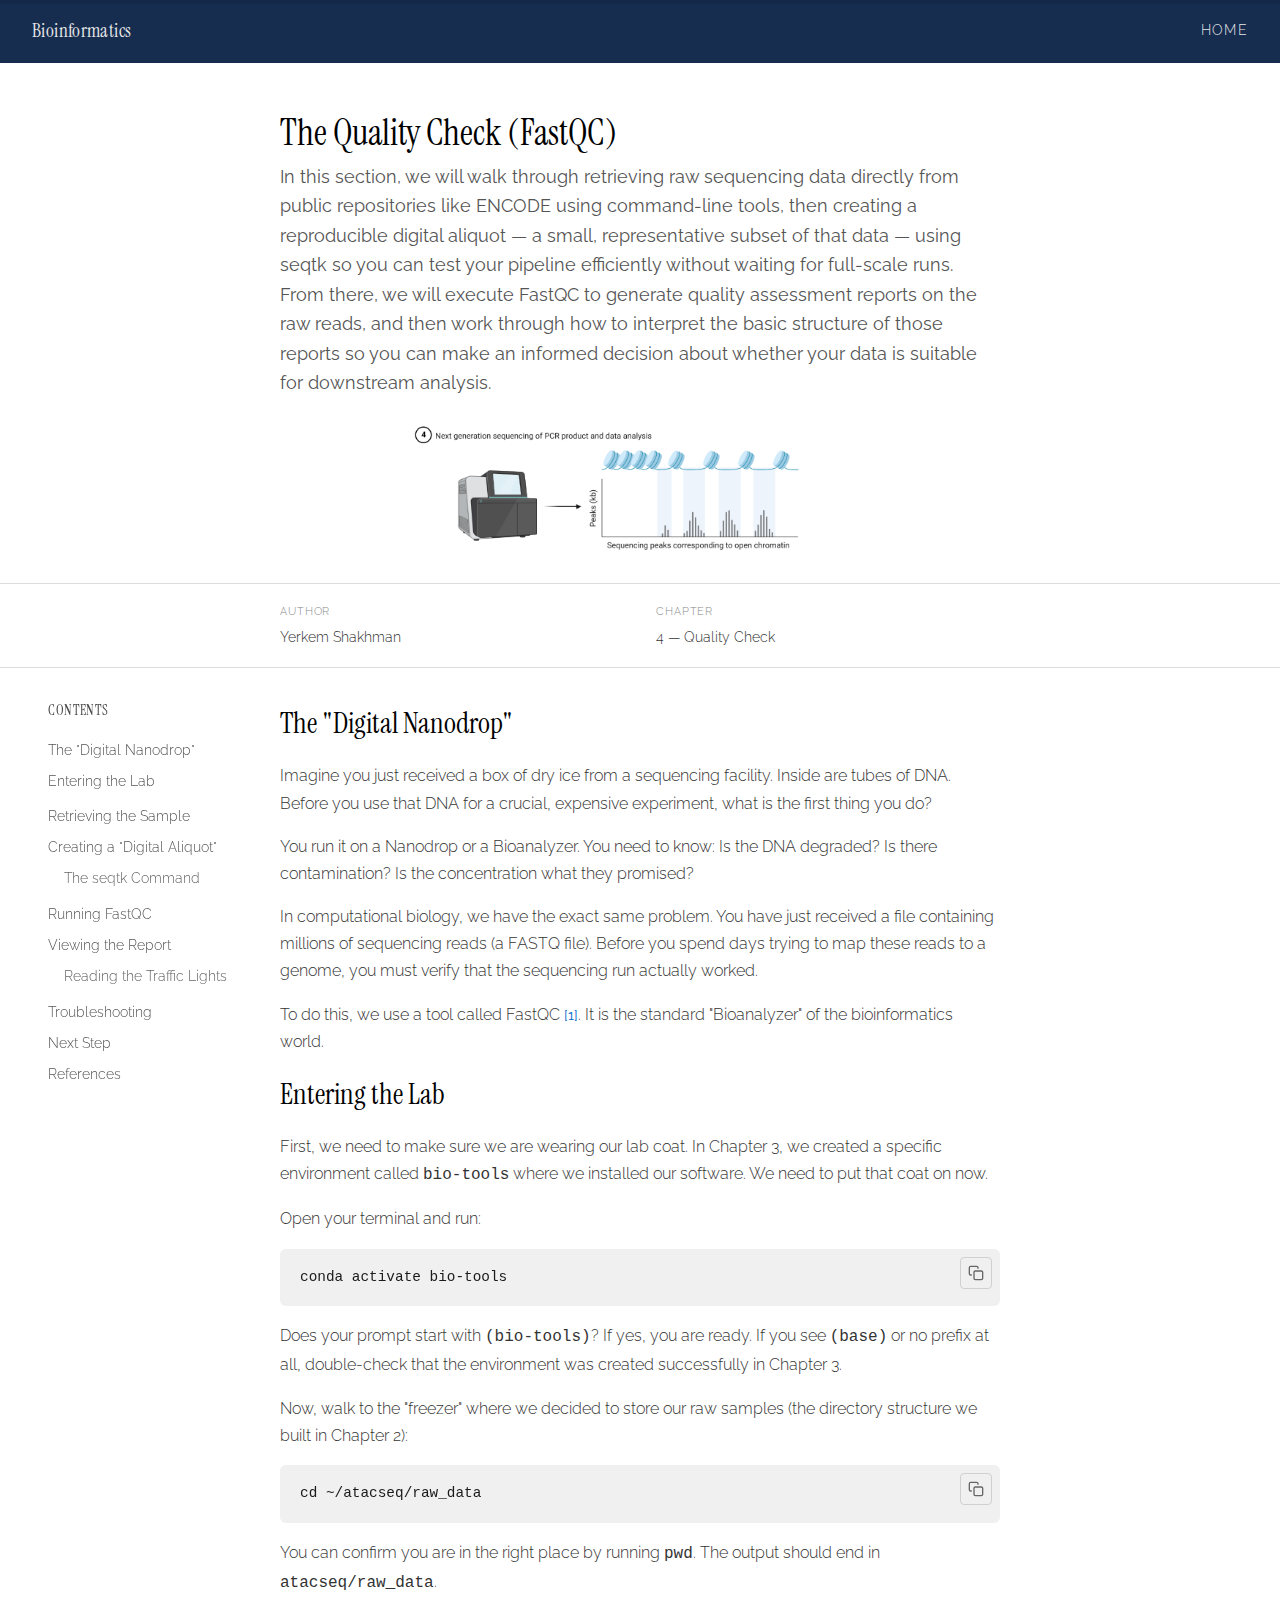
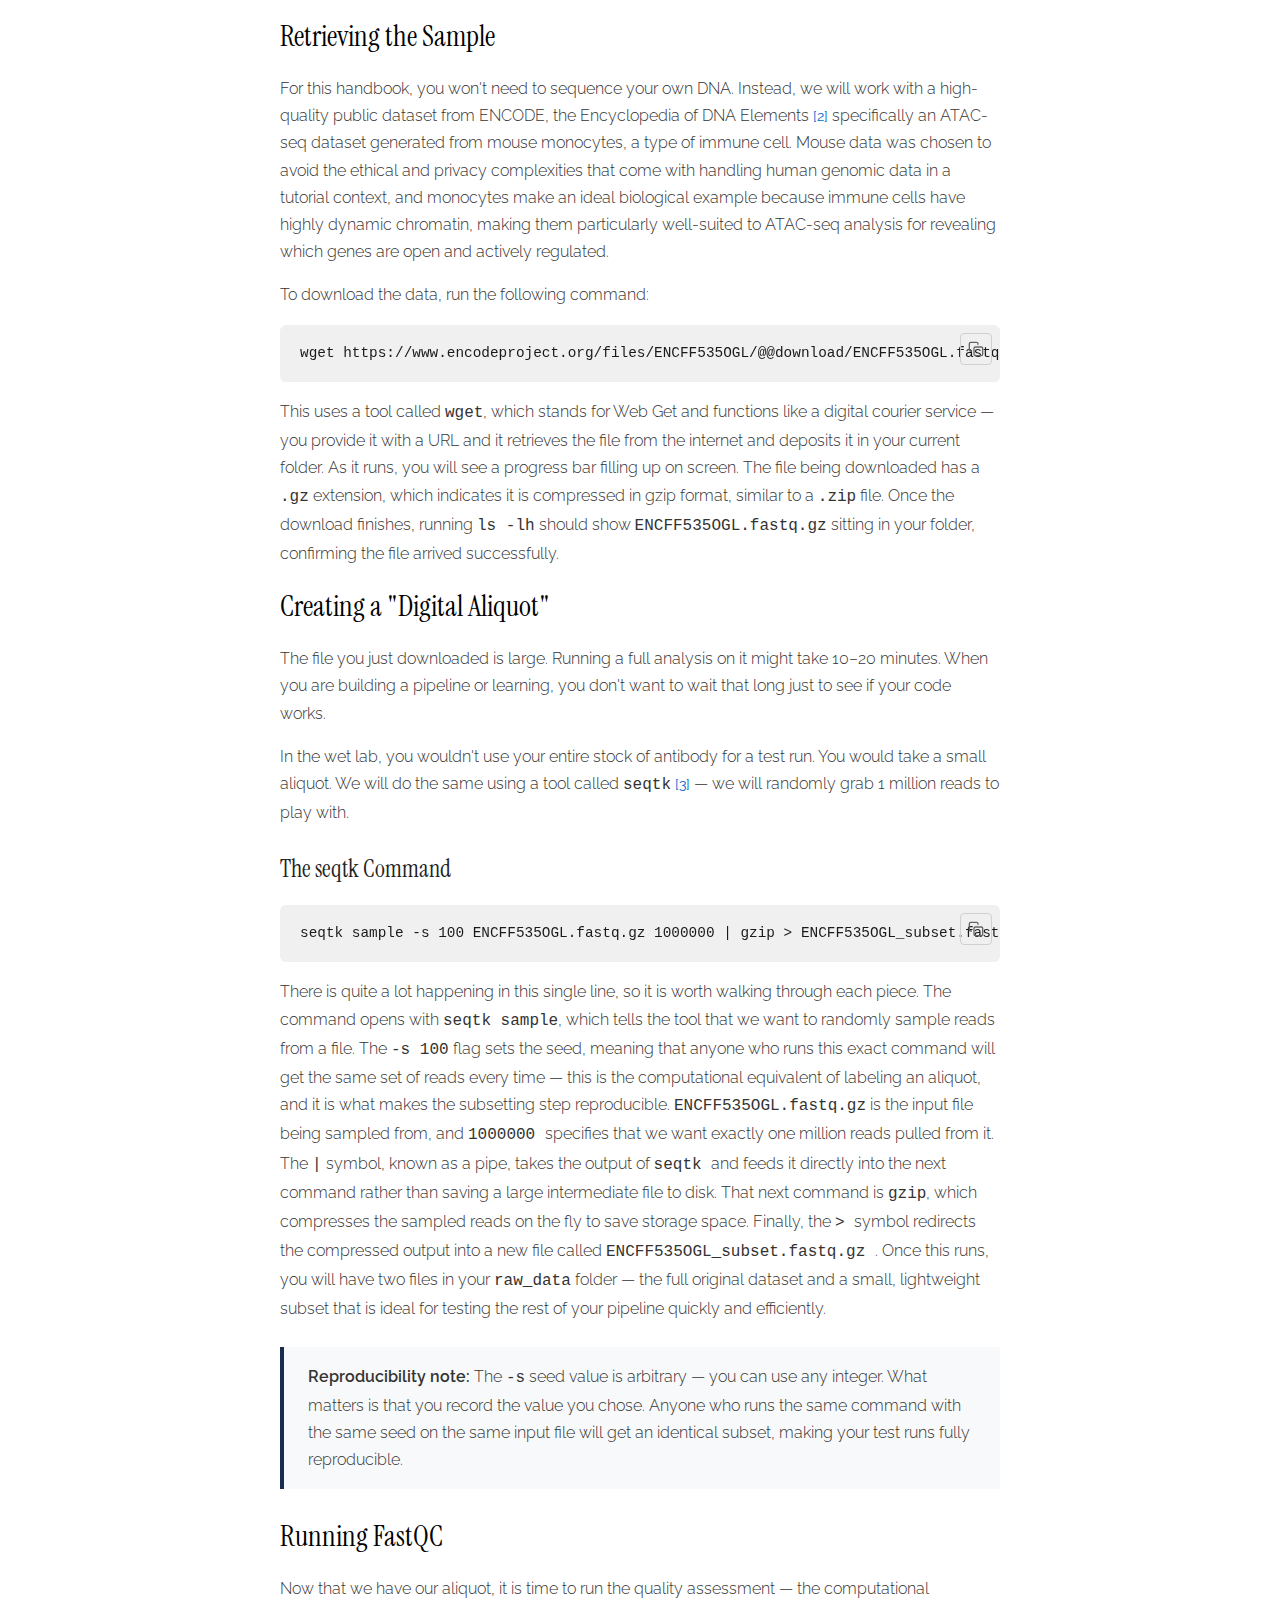
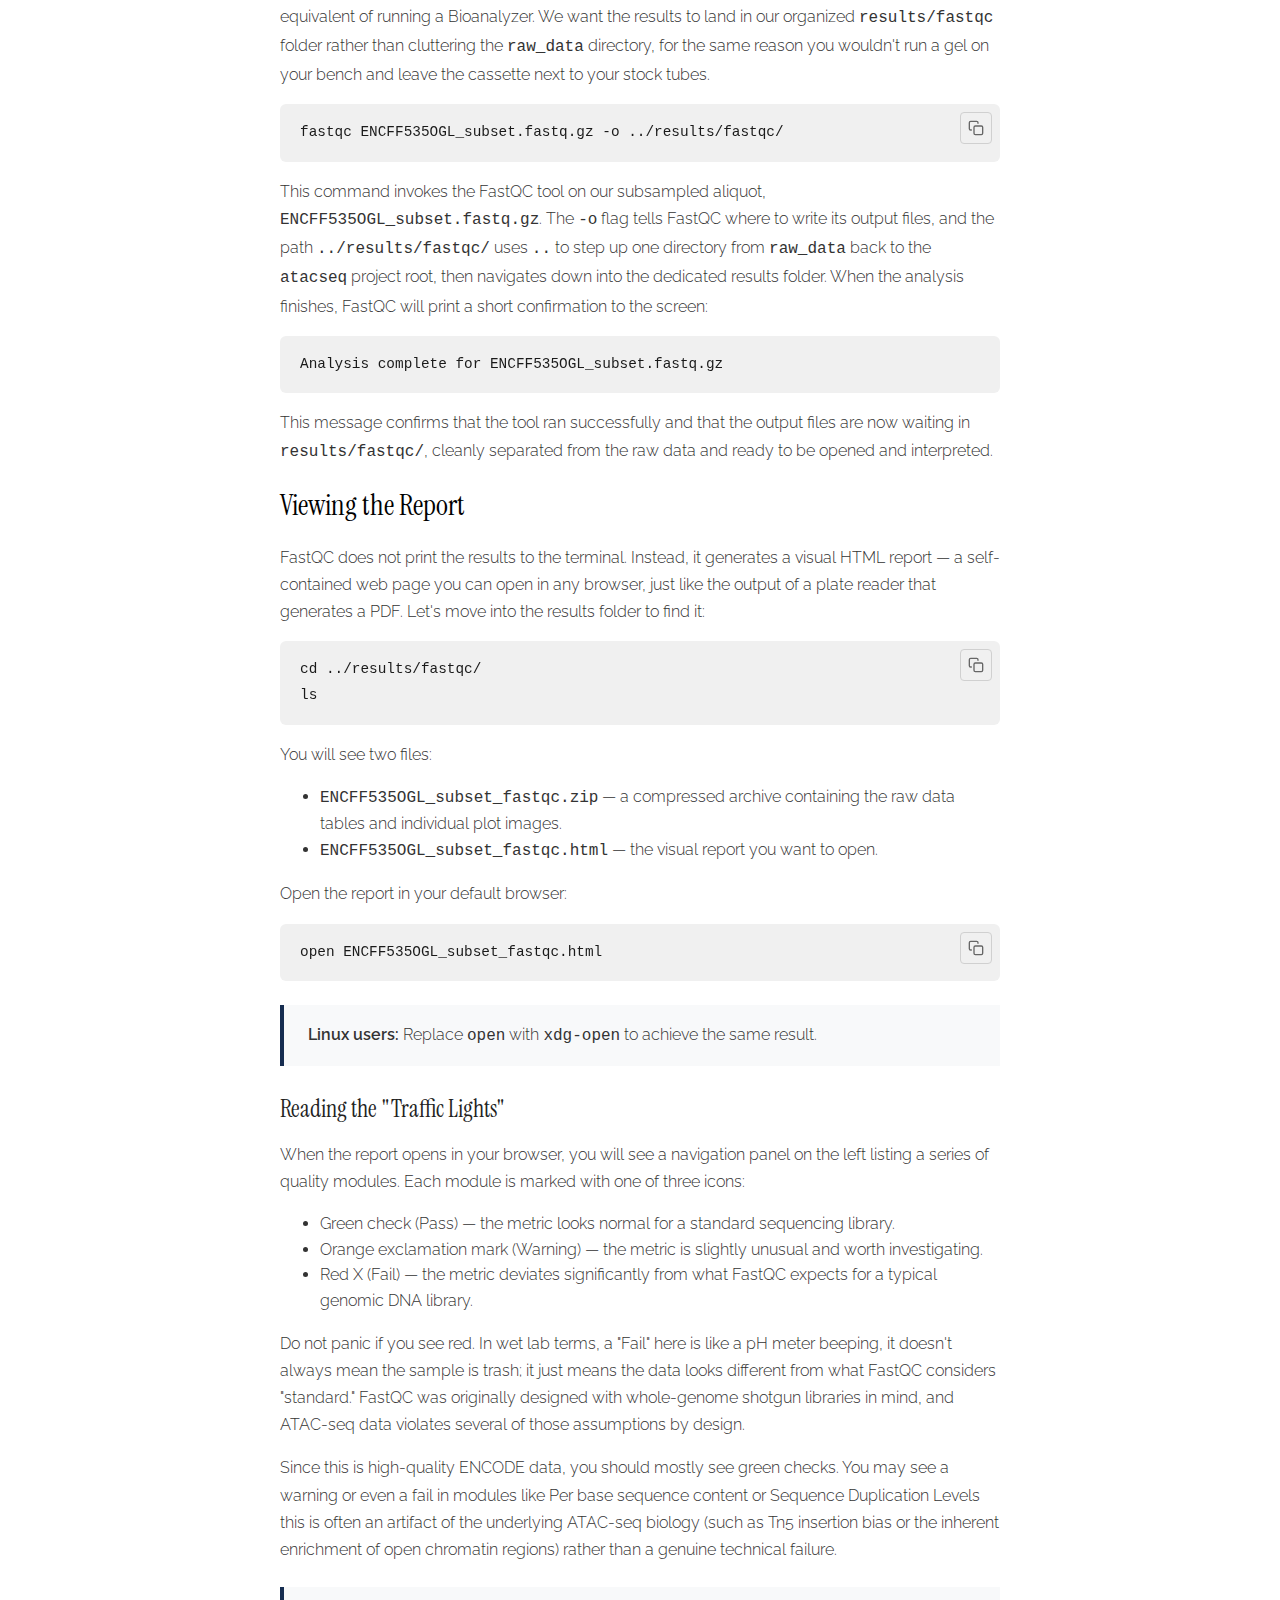
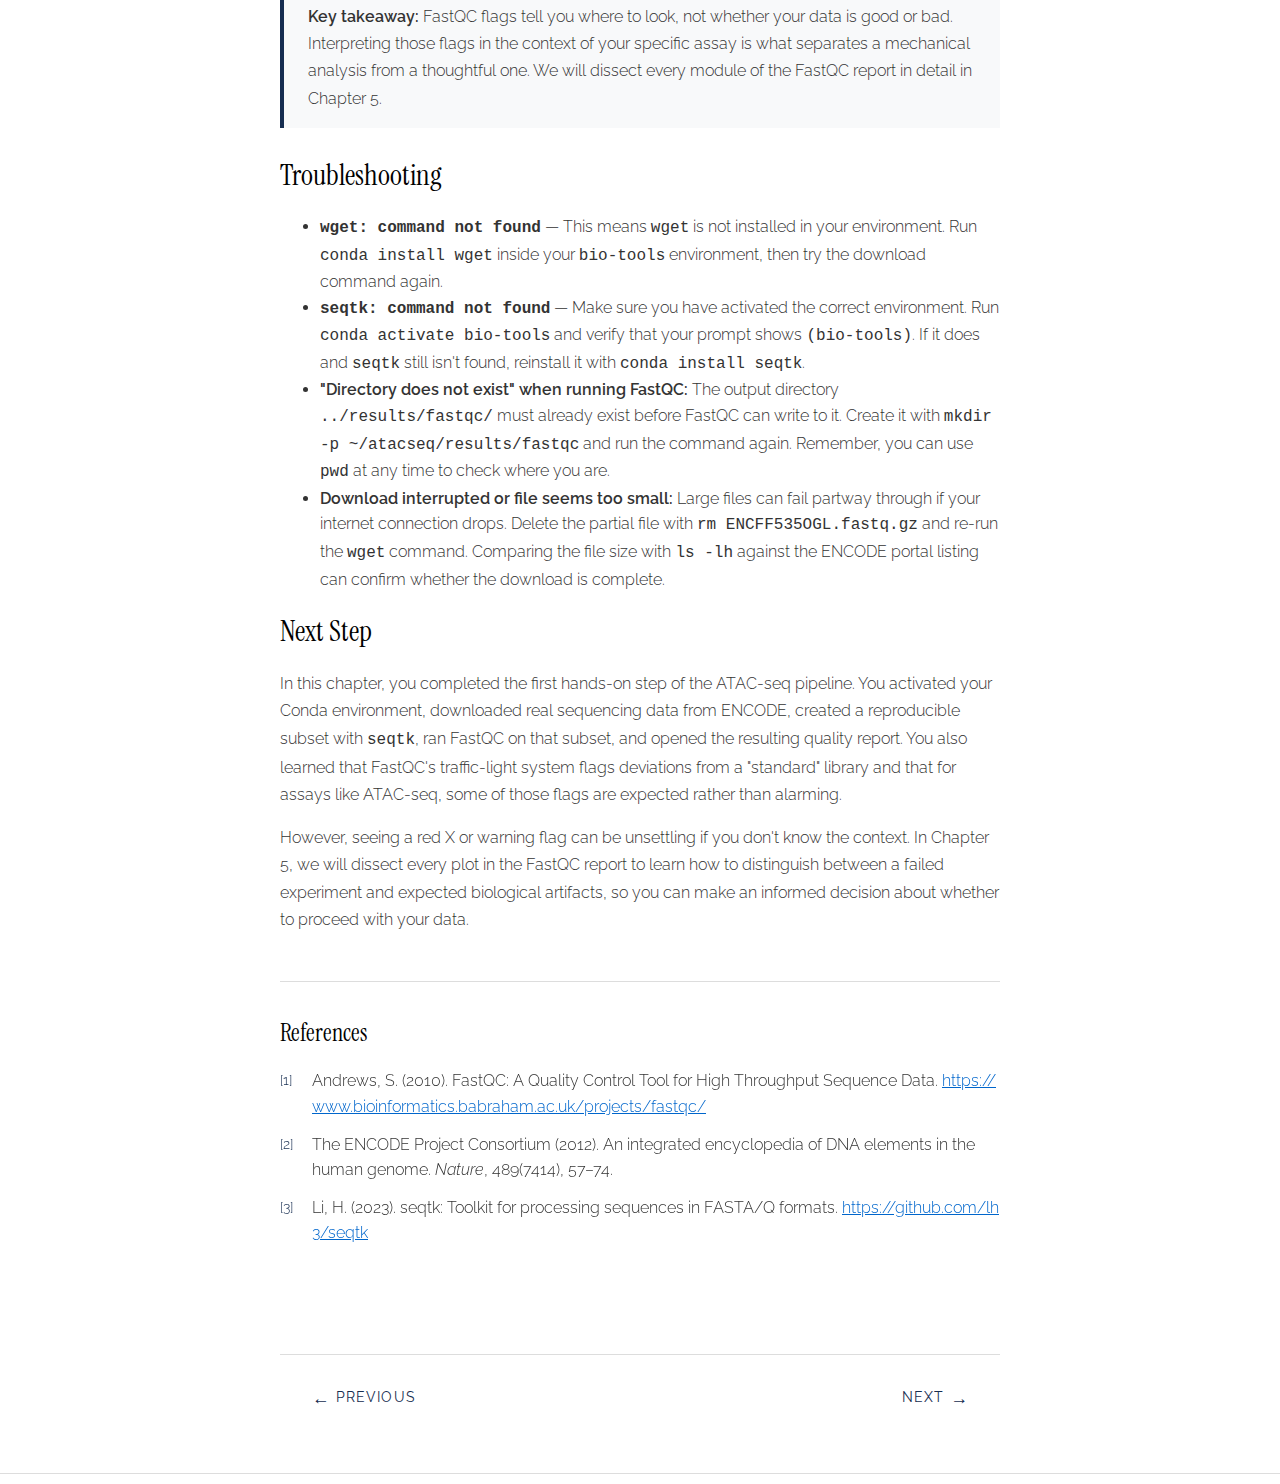
<file: chapters/chapter_4.html>
<!DOCTYPE html>
<html lang="en">
<head>
  <meta charset="UTF-8">
  <meta name="viewport" content="width=device-width, initial-scale=1.0">
  <title>The Quality Check (FastQC)</title>
  <link rel="stylesheet" href="../style.css">
</head>
<body>
  <div class="scroll-progress-wrap"><div class="scroll-progress-bar"></div></div>

  <header class="site-header">
    <a href="../index.html" class="site-title">Bioinformatics</a>
    <nav class="site-nav">
      <a href="../index.html">Home</a>
    </nav>
  </header>

  <article class="blog-article">
    <header class="article-header">
      <h1 class="article-title">The Quality Check (FastQC)</h1>
      <p class="article-subtitle">In this section, we will walk through retrieving raw sequencing data directly from public repositories like ENCODE using command-line tools, then creating a reproducible digital aliquot — a small, representative subset of that data — using seqtk so you can test your pipeline efficiently without waiting for full-scale runs. From there, we will execute FastQC to generate quality assessment reports on the raw reads, and then work through how to interpret the basic structure of those reports so you can make an informed decision about whether your data is suitable for downstream analysis.</p>
      <figure class="article-figure">
        <img src="../images/ngs.png" alt="Next-generation sequencing and quality control overview">
      </figure>
      <div class="article-meta">
        <div class="meta-column">
          <span class="meta-label">Author</span>
          <span class="meta-value">Yerkem Shakhman</span>
        </div>
        <div class="meta-column">
          <span class="meta-label">Chapter</span>
          <span class="meta-value">4 — Quality Check</span>
        </div>
      </div>
    </header>

    <div class="article-body">
      <aside class="article-toc">
        <h2 class="toc-title">Contents</h2>
        <nav class="toc-nav">
          <ul class="toc-list">
            <li><a href="#digital-nanodrop">The "Digital Nanodrop"</a></li>
            <li>
              <a href="#entering-the-lab">Entering the Lab</a>
              <ul>
               
              </ul>
            </li>
            <li><a href="#retrieving-sample">Retrieving the Sample</a></li>
            <li>
              <a href="#digital-aliquot">Creating a "Digital Aliquot"</a>
              <ul>
                <li><a href="#seqtk-command">The seqtk Command</a></li>
              </ul>
            </li>
            <li>
              <a href="#running-fastqc">Running FastQC</a>
            </li>
            <li>
              <a href="#viewing-report">Viewing the Report</a>
              <ul>
                <li><a href="#traffic-lights">Reading the Traffic Lights</a></li>
              </ul>
            </li>
            <li><a href="#troubleshooting">Troubleshooting</a></li>
            <li><a href="#summary">Next Step</a></li>
            <li><a href="#references">References</a></li>
          </ul>
        </nav>
      </aside>

      <div class="article-content">
        <section id="digital-nanodrop">
          <h2>The "Digital Nanodrop"</h2>
          <p>
            Imagine you just received a box of dry ice from a sequencing facility. Inside are tubes of DNA. Before you use that DNA for a crucial, expensive experiment, what is the first thing you do?
          </p>
          <p>
            You run it on a Nanodrop or a Bioanalyzer. You need to know: Is the DNA degraded? Is there contamination? Is the concentration what they promised?
          </p>
          <p>
            In computational biology, we have the exact same problem. You have just received a file containing millions of sequencing reads (a FASTQ file). Before you spend days trying to map these reads to a genome, you must verify that the sequencing run actually worked.
          </p>
          <p>
            To do this, we use a tool called FastQC <a href="#ref-1" class="footnote-ref">[1]</a>. It is the standard "Bioanalyzer" of the bioinformatics world.
          </p>
        </section>

        <section id="entering-the-lab">
          <h2>Entering the Lab</h2>

          <p>
            First, we need to make sure we are wearing our lab coat. In Chapter 3, we created a specific environment called <code>bio-tools</code> where we installed our software. We need to put that coat on now.
          </p>
          <p>Open your terminal and run:</p>
          <div class="code-cell">
            <button class="copy-btn" aria-label="Copy to clipboard">
              <svg viewBox="0 0 24 24" fill="none" stroke="currentColor" stroke-width="2" stroke-linecap="round" stroke-linejoin="round"><rect x="9" y="9" width="13" height="13" rx="2"/><path d="M5 15H4a2 2 0 0 1-2-2V4a2 2 0 0 1 2-2h9a2 2 0 0 1 2 2v1"/></svg>
            </button>
            <pre><code>conda activate bio-tools</code></pre>
          </div>
          <p>
            Does your prompt start with <code>(bio-tools)</code>? If yes, you are ready. If you see <code>(base)</code> or no prefix at all, double-check that the environment was created successfully in Chapter 3.
          </p>
          <p>
            Now, walk to the "freezer" where we decided to store our raw samples (the directory structure we built in Chapter 2):
          </p>
          <div class="code-cell">
            <button class="copy-btn" aria-label="Copy to clipboard">
              <svg viewBox="0 0 24 24" fill="none" stroke="currentColor" stroke-width="2" stroke-linecap="round" stroke-linejoin="round"><rect x="9" y="9" width="13" height="13" rx="2"/><path d="M5 15H4a2 2 0 0 1-2-2V4a2 2 0 0 1 2-2h9a2 2 0 0 1 2 2v1"/></svg>
            </button>
            <pre><code>cd ~/atacseq/raw_data</code></pre>
          </div>
          <p>
            You can confirm you are in the right place by running <code>pwd</code>. The output should end in <code>atacseq/raw_data</code>.
          </p>
        </section>

        <section id="retrieving-sample">
          <h2>Retrieving the Sample</h2>

          <p>
            For this handbook, you won't need to sequence your own DNA. Instead, we will work with a high-quality public dataset from ENCODE, the Encyclopedia of DNA Elements <a href="#ref-2" class="footnote-ref">[2]</a> specifically an ATAC-seq dataset generated from mouse monocytes, a type of immune cell. Mouse data was chosen to avoid the ethical and privacy complexities that come with handling human genomic data in a tutorial context, and monocytes make an ideal biological example because immune cells have highly dynamic chromatin, making them particularly well-suited to ATAC-seq analysis for revealing which genes are open and actively regulated.
          </p>
          <p>
            To download the data, run the following command:
          </p>
          <div class="code-cell">
            <button class="copy-btn" aria-label="Copy to clipboard">
              <svg viewBox="0 0 24 24" fill="none" stroke="currentColor" stroke-width="2" stroke-linecap="round" stroke-linejoin="round"><rect x="9" y="9" width="13" height="13" rx="2"/><path d="M5 15H4a2 2 0 0 1-2-2V4a2 2 0 0 1 2-2h9a2 2 0 0 1 2 2v1"/></svg>
            </button>
            <pre><code>wget https://www.encodeproject.org/files/ENCFF535OGL/@@download/ENCFF535OGL.fastq.gz</code></pre>
          </div>
          <p>
            This uses a tool called <code>wget</code>, which stands for Web Get and functions like a digital courier service — you provide it with a URL and it retrieves the file from the internet and deposits it in your current folder. As it runs, you will see a progress bar filling up on screen. The file being downloaded has a <code>.gz</code> extension, which indicates it is compressed in gzip format, similar to a <code>.zip</code> file. Once the download finishes, running <code>ls -lh</code> should show <code>ENCFF535OGL.fastq.gz</code> sitting in your folder, confirming the file arrived successfully.
          </p>
        </section>

        <section id="digital-aliquot">
          <h2>Creating a "Digital Aliquot"</h2>
          <p>
            The file you just downloaded is large. Running a full analysis on it might take 10–20 minutes. When you are building a pipeline or learning, you don't want to wait that long just to see if your code works.
          </p>
          <p>
            In the wet lab, you wouldn't use your entire stock of antibody for a test run. You would take a small aliquot. We will do the same using a tool called <code>seqtk</code> <a href="#ref-3" class="footnote-ref">[3]</a> — we will randomly grab 1 million reads to play with.
          </p>

          <h3 id="seqtk-command">The seqtk Command</h3>
          <div class="code-cell">
            <button class="copy-btn" aria-label="Copy to clipboard">
              <svg viewBox="0 0 24 24" fill="none" stroke="currentColor" stroke-width="2" stroke-linecap="round" stroke-linejoin="round"><rect x="9" y="9" width="13" height="13" rx="2"/><path d="M5 15H4a2 2 0 0 1-2-2V4a2 2 0 0 1 2-2h9a2 2 0 0 1 2 2v1"/></svg>
            </button>
            <pre><code>seqtk sample -s 100 ENCFF535OGL.fastq.gz 1000000 | gzip > ENCFF535OGL_subset.fastq.gz</code></pre>
          </div>
          <p>
           There is quite a lot happening in this single line, so it is worth walking through each piece. The command opens with <code>seqtk sample</code>, which tells the tool that we want to randomly sample reads from a file. The <code> -s 100</code> flag sets the seed, meaning that anyone who runs this exact command will get the same set of reads every time — this is the computational equivalent of labeling an aliquot, and it is what makes the subsetting step reproducible. <code> ENCFF535OGL.fastq.gz</code> is the input file being sampled from, and <code>1000000 </code> specifies that we want exactly one million reads pulled from it. The <code> |</code> symbol, known as a pipe, takes the output of <code>seqtk </code> and feeds it directly into the next command rather than saving a large intermediate file to disk. That next command is <code> gzip</code>, which compresses the sampled reads on the fly to save storage space. Finally, the <code> > </code> symbol redirects the compressed output into a new file called <code>ENCFF535OGL_subset.fastq.gz </code>. Once this runs, you will have two files in your <code> raw_data</code> folder — the full original dataset and a small, lightweight subset that is ideal for testing the rest of your pipeline quickly and efficiently.
          </p>
          <blockquote>
            <p><strong>Reproducibility note:</strong> The <code>-s</code> seed value is arbitrary — you can use any integer. What matters is that you record the value you chose. Anyone who runs the same command with the same seed on the same input file will get an identical subset, making your test runs fully reproducible.</p>
          </blockquote>
        </section>

        <section id="running-fastqc">
          <h2>Running FastQC</h2>
          <p>
            Now that we have our aliquot, it is time to run the quality assessment — the computational equivalent of running a Bioanalyzer. We want the results to land in our organized <code>results/fastqc</code> folder rather than cluttering the <code>raw_data</code> directory, for the same reason you wouldn't run a gel on your bench and leave the cassette next to your stock tubes.
          </p>
          <div class="code-cell">
            <button class="copy-btn" aria-label="Copy to clipboard">
              <svg viewBox="0 0 24 24" fill="none" stroke="currentColor" stroke-width="2" stroke-linecap="round" stroke-linejoin="round"><rect x="9" y="9" width="13" height="13" rx="2"/><path d="M5 15H4a2 2 0 0 1-2-2V4a2 2 0 0 1 2-2h9a2 2 0 0 1 2 2v1"/></svg>
            </button>
            <pre><code>fastqc ENCFF535OGL_subset.fastq.gz -o ../results/fastqc/</code></pre>
          </div>
          <p>
            This command invokes the FastQC tool on our subsampled aliquot, <code>ENCFF535OGL_subset.fastq.gz</code>. The <code>-o</code> flag tells FastQC where to write its output files, and the path <code>../results/fastqc/</code> uses <code>..</code> to step up one directory from <code>raw_data</code> back to the <code>atacseq</code> project root, then navigates down into the dedicated results folder. When the analysis finishes, FastQC will print a short confirmation to the screen:
          </p>
          <div class="code-cell">
            <pre><code>Analysis complete for ENCFF535OGL_subset.fastq.gz</code></pre>
          </div>
          <p>
            This message confirms that the tool ran successfully and that the output files are now waiting in <code>results/fastqc/</code>, cleanly separated from the raw data and ready to be opened and interpreted.
          </p>
        </section>

        <section id="viewing-report">
          <h2>Viewing the Report</h2>
          <p>
            FastQC does not print the results to the terminal. Instead, it generates a visual HTML report — a self-contained web page you can open in any browser, just like the output of a plate reader that generates a PDF.
            Let's move into the results folder to find it:
          </p>
          <div class="code-cell">
            <button class="copy-btn" aria-label="Copy to clipboard">
              <svg viewBox="0 0 24 24" fill="none" stroke="currentColor" stroke-width="2" stroke-linecap="round" stroke-linejoin="round"><rect x="9" y="9" width="13" height="13" rx="2"/><path d="M5 15H4a2 2 0 0 1-2-2V4a2 2 0 0 1 2-2h9a2 2 0 0 1 2 2v1"/></svg>
            </button>
            <pre><code>cd ../results/fastqc/
ls</code></pre>
          </div>
          <p>
            You will see two files:
          </p>
          <ul>
            <li><code>ENCFF535OGL_subset_fastqc.zip</code> — a compressed archive containing the raw data tables and individual plot images.</li>
            <li><code>ENCFF535OGL_subset_fastqc.html</code> — the visual report you want to open.</li>
          </ul>
          <p>
            Open the report in your default browser:
          </p>
          <div class="code-cell">
            <button class="copy-btn" aria-label="Copy to clipboard">
              <svg viewBox="0 0 24 24" fill="none" stroke="currentColor" stroke-width="2" stroke-linecap="round" stroke-linejoin="round"><rect x="9" y="9" width="13" height="13" rx="2"/><path d="M5 15H4a2 2 0 0 1-2-2V4a2 2 0 0 1 2-2h9a2 2 0 0 1 2 2v1"/></svg>
            </button>
            <pre><code>open ENCFF535OGL_subset_fastqc.html</code></pre>
          </div>
          <blockquote>
            <p><strong>Linux users:</strong> Replace <code>open</code> with <code>xdg-open</code> to achieve the same result.</p>
          </blockquote>

          <h3 id="traffic-lights">Reading the "Traffic Lights"</h3>
          <p>
            When the report opens in your browser, you will see a navigation panel on the left listing a series of quality modules. Each module is marked with one of three icons:
          </p>
          <ul>
            <li>Green check (Pass) — the metric looks normal for a standard sequencing library.</li>
            <li>Orange exclamation mark (Warning) — the metric is slightly unusual and worth investigating.</li>
            <li>Red X (Fail) — the metric deviates significantly from what FastQC expects for a typical genomic DNA library.</li>
          </ul>
          <p>
            Do not panic if you see red. In wet lab terms, a "Fail" here is like a pH meter beeping, it doesn't always mean the sample is trash; it just means the data looks different from what FastQC considers "standard." FastQC was originally designed with whole-genome shotgun libraries in mind, and ATAC-seq data violates several of those assumptions by design.
          </p>
          <p>
            Since this is high-quality ENCODE data, you should mostly see green checks. You may see a warning or even a fail in modules like Per base sequence content or Sequence Duplication Levels this is often an artifact of the underlying ATAC-seq biology (such as Tn5 insertion bias or the inherent enrichment of open chromatin regions) rather than a genuine technical failure.
          </p>
          <blockquote>
            <p><strong>Key takeaway:</strong> FastQC flags tell you where to look, not whether your data is good or bad. Interpreting those flags in the context of your specific assay is what separates a mechanical analysis from a thoughtful one. We will dissect every module of the FastQC report in detail in Chapter 5.</p>
          </blockquote>
        </section>

        <section id="troubleshooting">
          <h2>Troubleshooting</h2>
          <ul>
            <li>
              <strong><code>wget: command not found</code></strong> — This means <code>wget</code> is not installed in your environment. Run <code>conda install wget</code> inside your <code>bio-tools</code> environment, then try the download command again.
            </li>
            <li>
              <strong><code>seqtk: command not found</code></strong> — Make sure you have activated the correct environment. Run <code>conda activate bio-tools</code> and verify that your prompt shows <code>(bio-tools)</code>. If it does and <code>seqtk</code> still isn't found, reinstall it with <code>conda install seqtk</code>.
            </li>
            <li>
              <strong>"Directory does not exist" when running FastQC:</strong> The output directory <code>../results/fastqc/</code> must already exist before FastQC can write to it. Create it with <code>mkdir -p ~/atacseq/results/fastqc</code> and run the command again. Remember, you can use <code>pwd</code> at any time to check where you are.
            </li>
            <li>
              <strong>Download interrupted or file seems too small:</strong> Large files can fail partway through if your internet connection drops. Delete the partial file with <code>rm ENCFF535OGL.fastq.gz</code> and re-run the <code>wget</code> command. Comparing the file size with <code>ls -lh</code> against the ENCODE portal listing can confirm whether the download is complete.
            </li>
          </ul>
        </section>

        <section id="summary">
          <h2>Next Step</h2>
          <p>
            In this chapter, you completed the first hands-on step of the ATAC-seq pipeline. You activated your Conda environment, downloaded real sequencing data from ENCODE, created a reproducible subset with <code>seqtk</code>, ran FastQC on that subset, and opened the resulting quality report. You also learned that FastQC's traffic-light system flags deviations from a "standard" library and that for assays like ATAC-seq, some of those flags are expected rather than alarming.
          </p>
          <p>
            However, seeing a red X or warning flag can be unsettling if you don't know the context. In Chapter 5, we will dissect every plot in the FastQC report to learn how to distinguish between a failed experiment and expected biological artifacts, so you can make an informed decision about whether to proceed with your data.
          </p>
        </section>

        <section id="references" class="references">
          <h2>References</h2>
          <ol>
            <li id="ref-1">Andrews, S. (2010). FastQC: A Quality Control Tool for High Throughput Sequence Data. <a href="https://www.bioinformatics.babraham.ac.uk/projects/fastqc/">https://www.bioinformatics.babraham.ac.uk/projects/fastqc/</a></li>
            <li id="ref-2">The ENCODE Project Consortium (2012). An integrated encyclopedia of DNA elements in the human genome. <em>Nature</em>, 489(7414), 57–74.</li>
            <li id="ref-3">Li, H. (2023). seqtk: Toolkit for processing sequences in FASTA/Q formats. <a href="https://github.com/lh3/seqtk">https://github.com/lh3/seqtk</a></li>
          </ol>
        </section>
      </div>
    </div>
  </article>

  <nav class="chapter-nav">
    <a href="chapter_3.html">
      <span class="nav-arrow">&larr;</span>
      <span class="nav-direction">Previous</span>
    </a>
    <a href="chapter_5.html">
        <span class="nav-direction">Next</span>
        <span class="nav-arrow">&rarr;</span>
    </a>
  </nav>

  <footer class="site-footer">
    <p>&copy; 2026 Bioinformatics by Yerkem Shakhman. Built for wet lab researchers and students in computational biology.</p>
  </footer>

  <script src="blog-post-ui.js"></script>
</body>
</html>
</file>
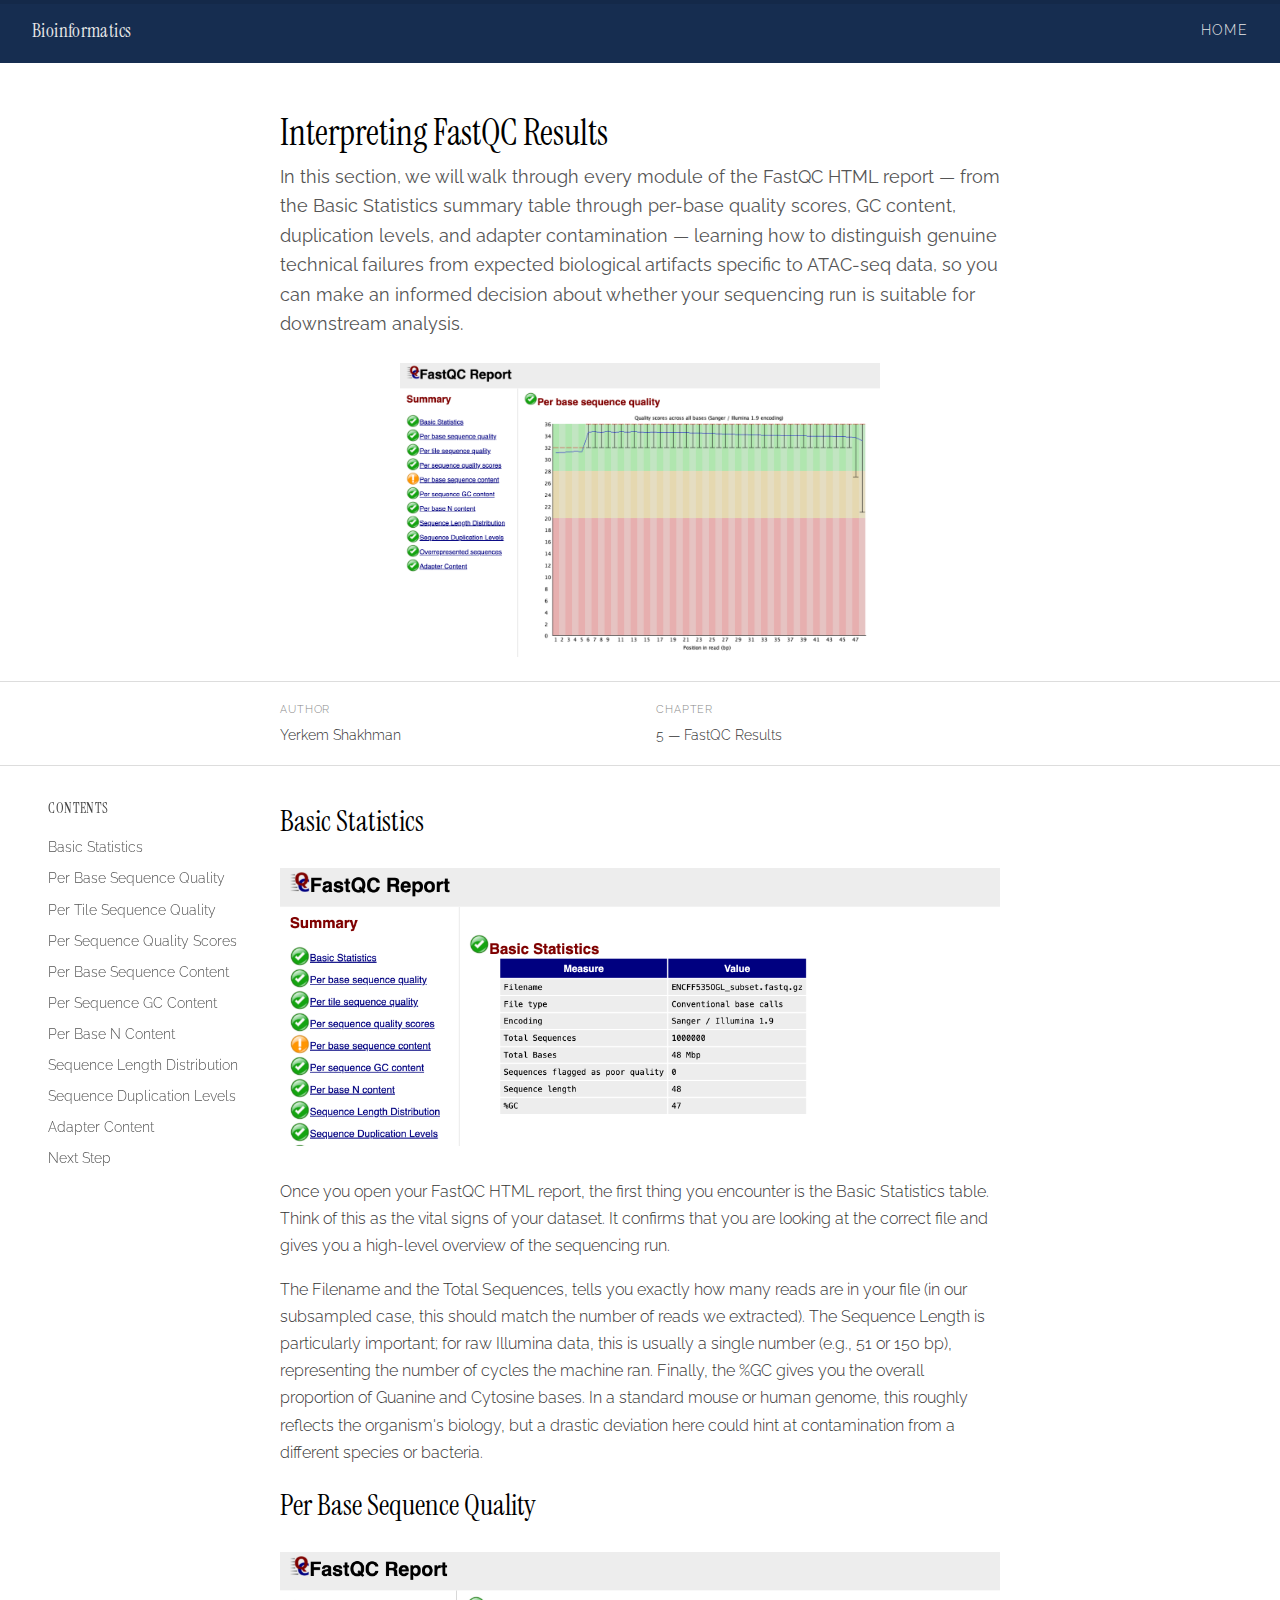
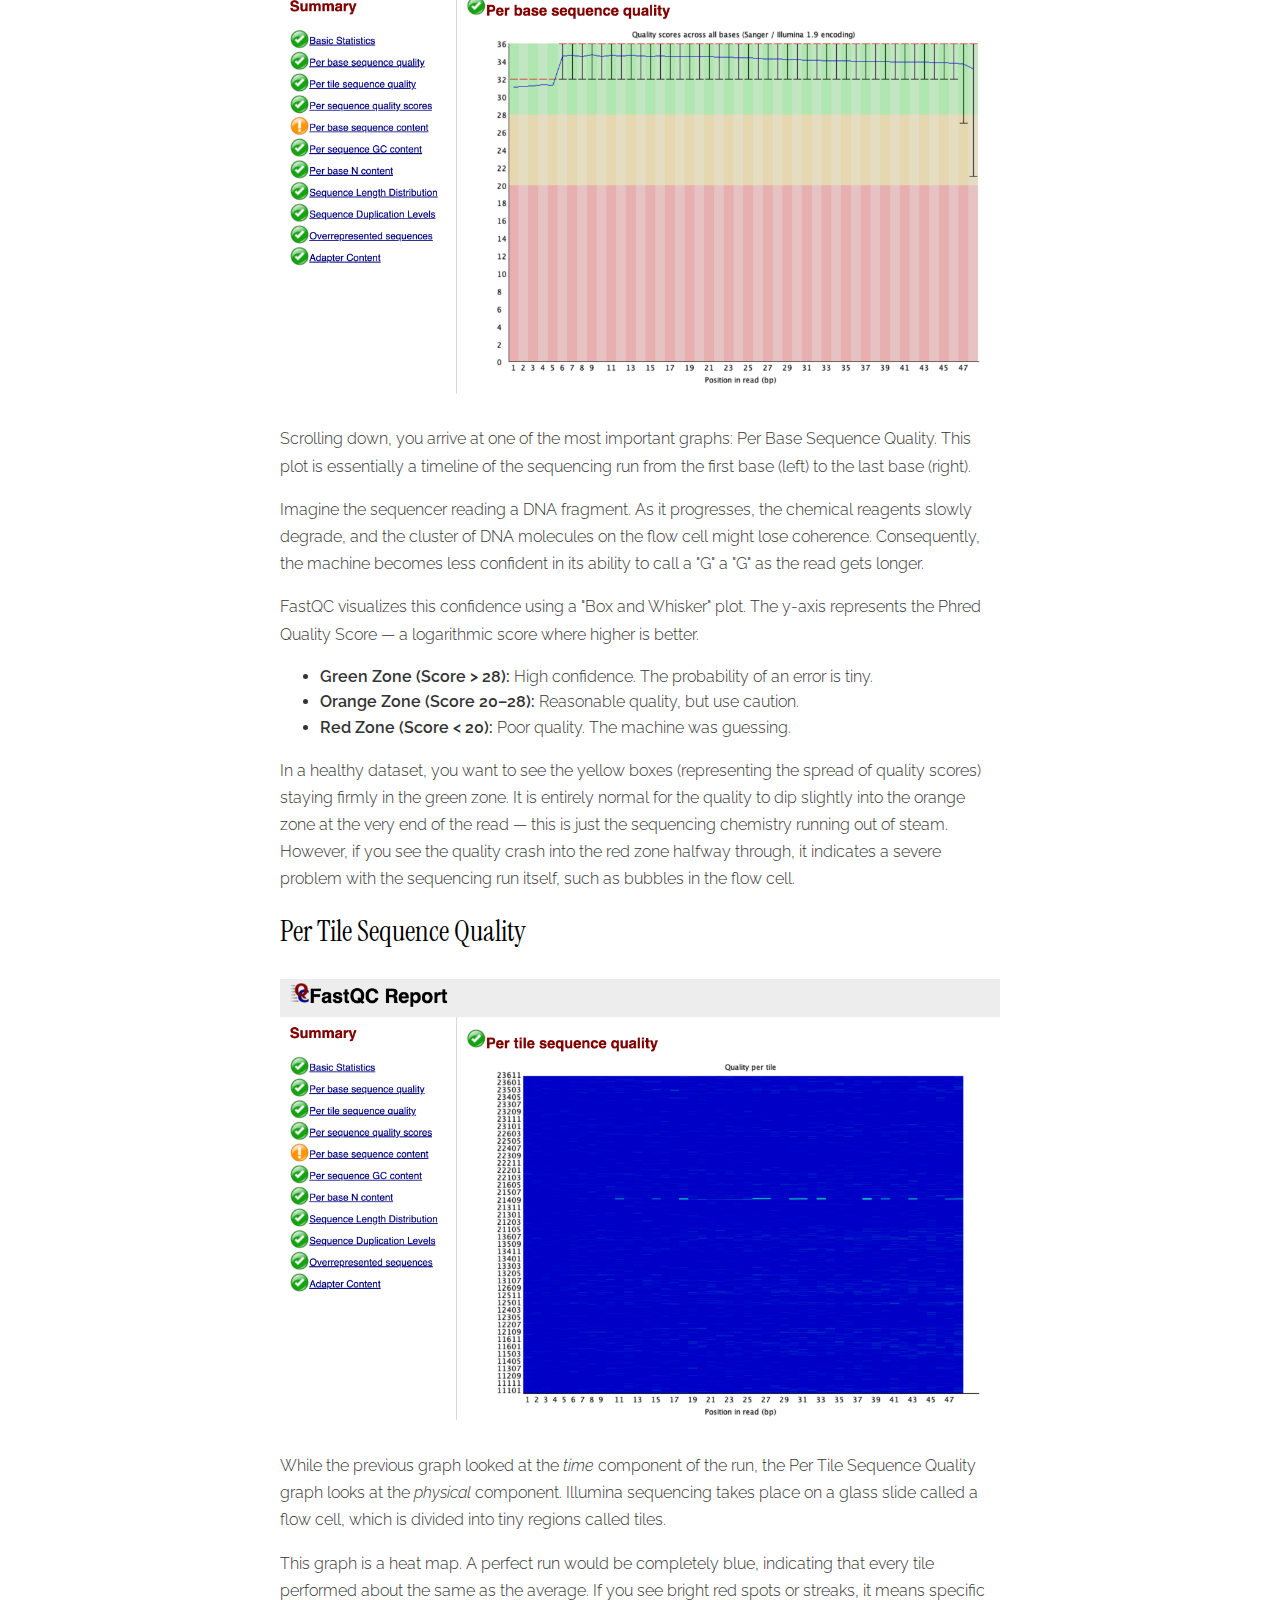
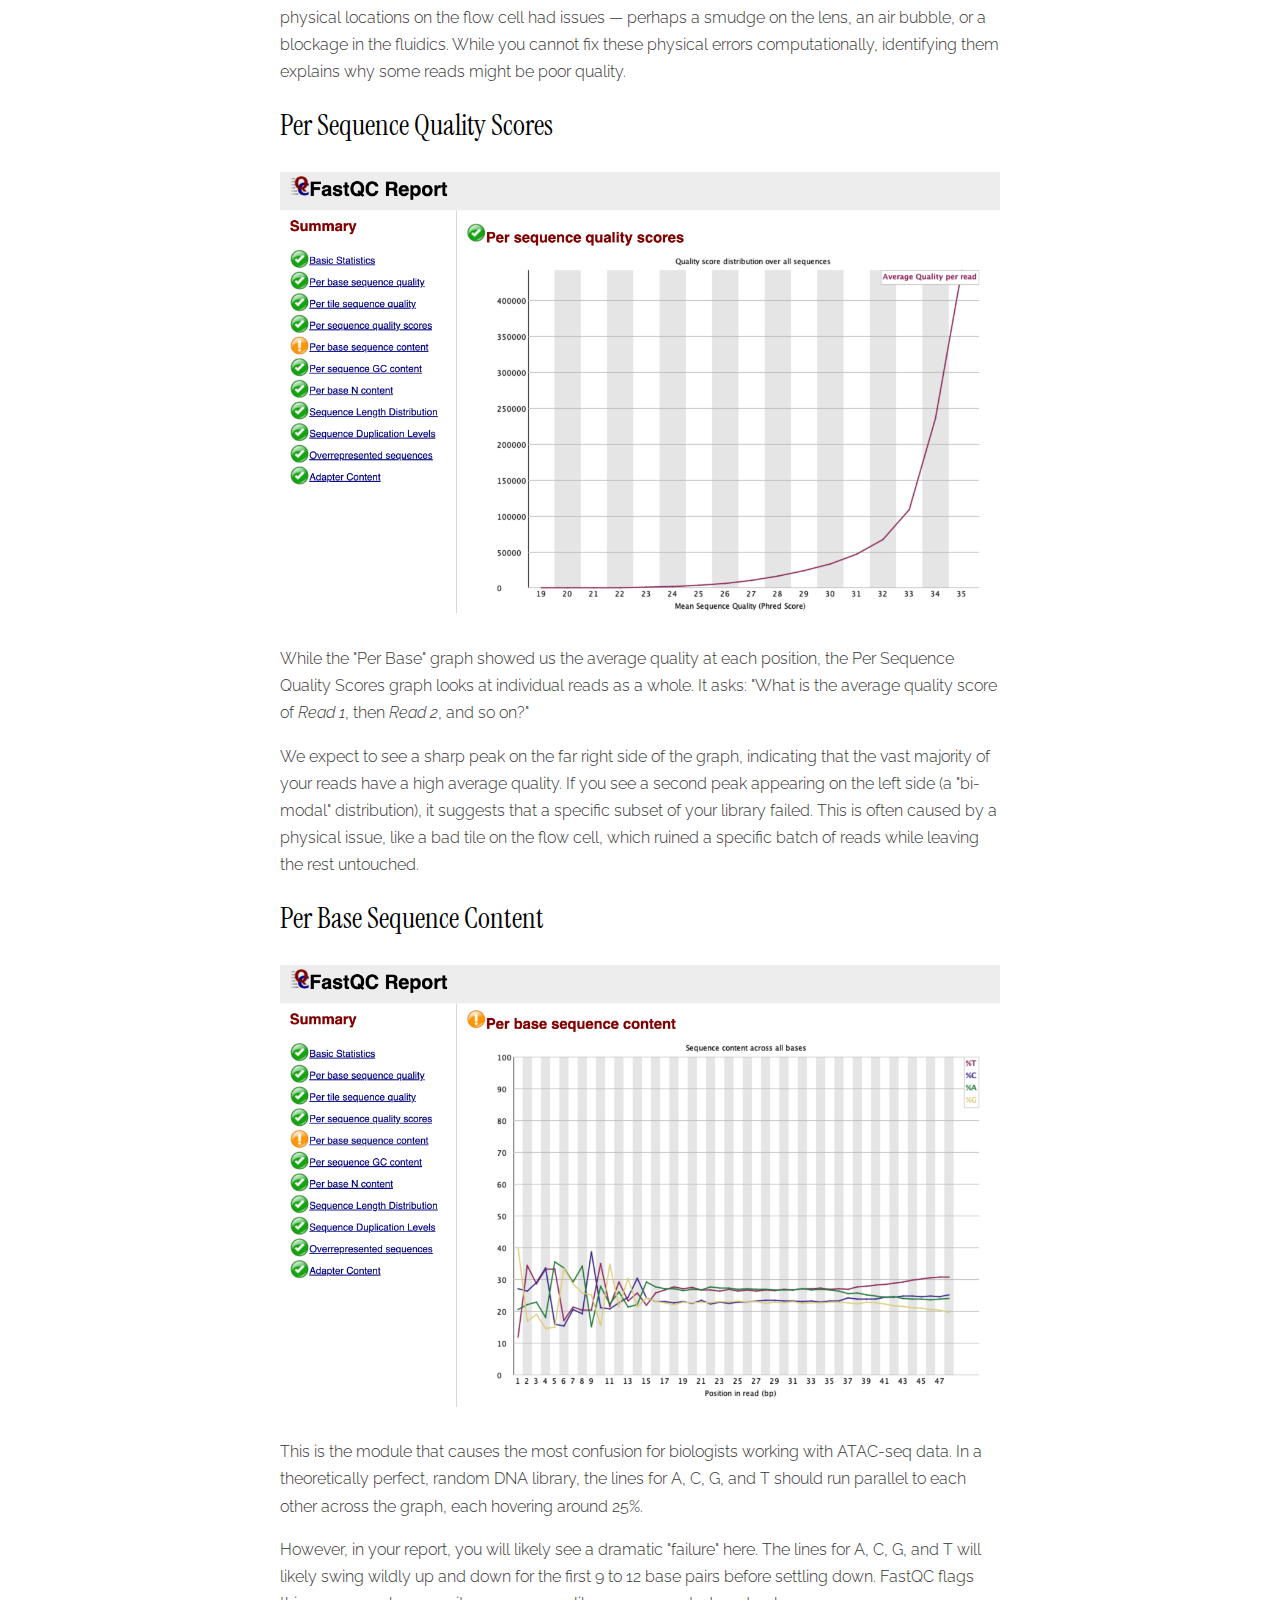
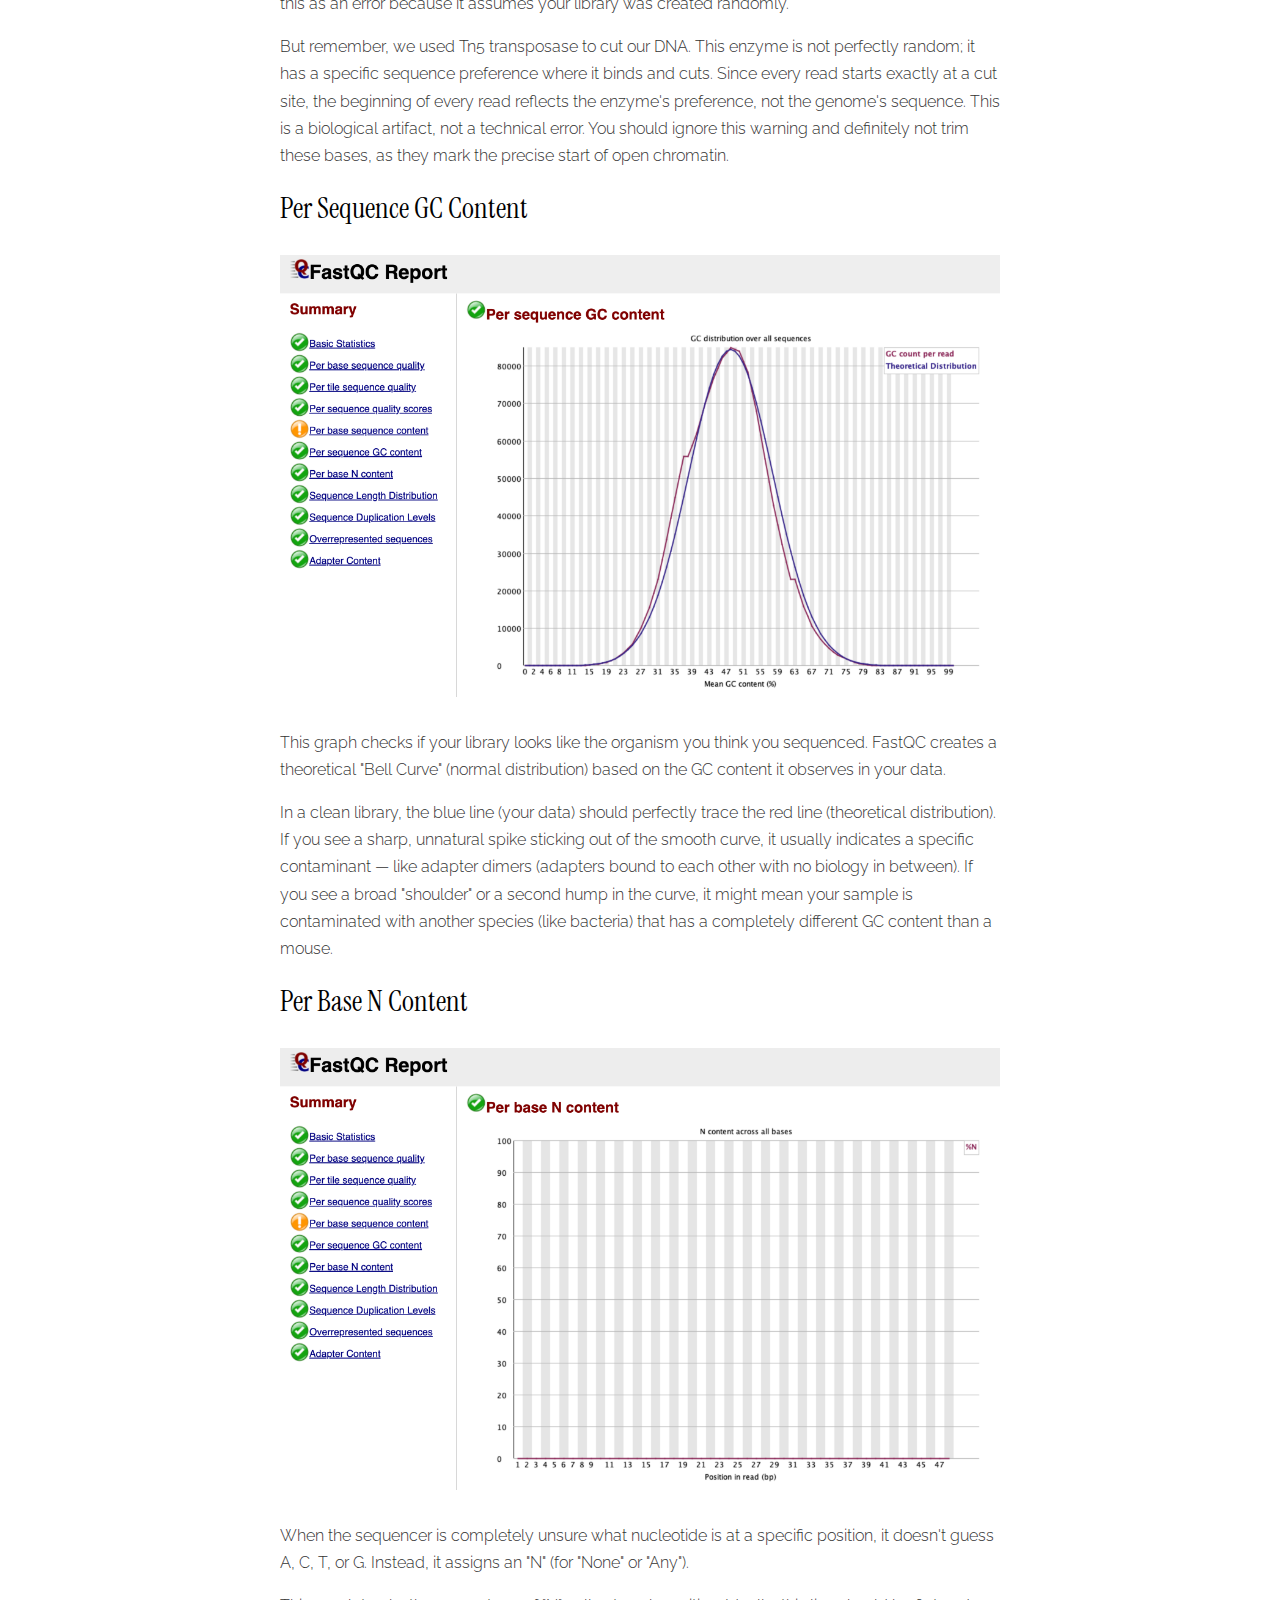
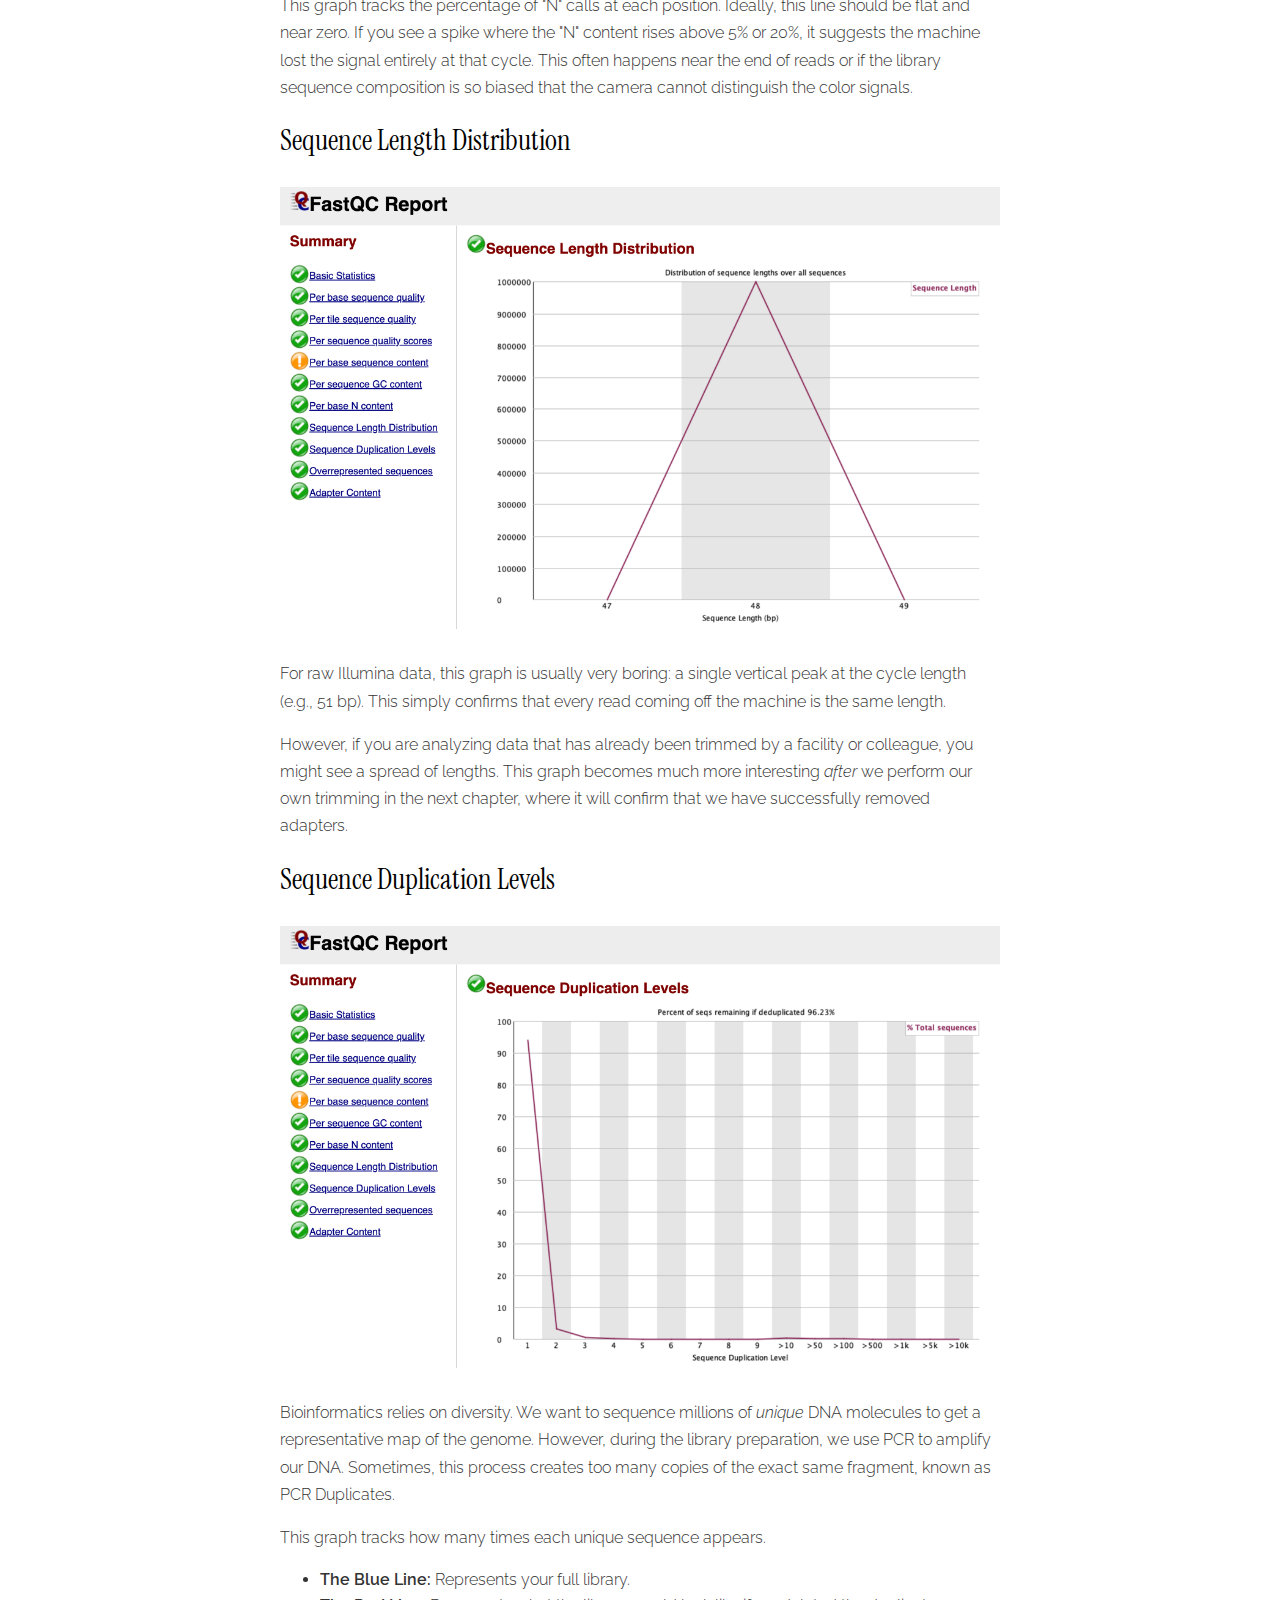
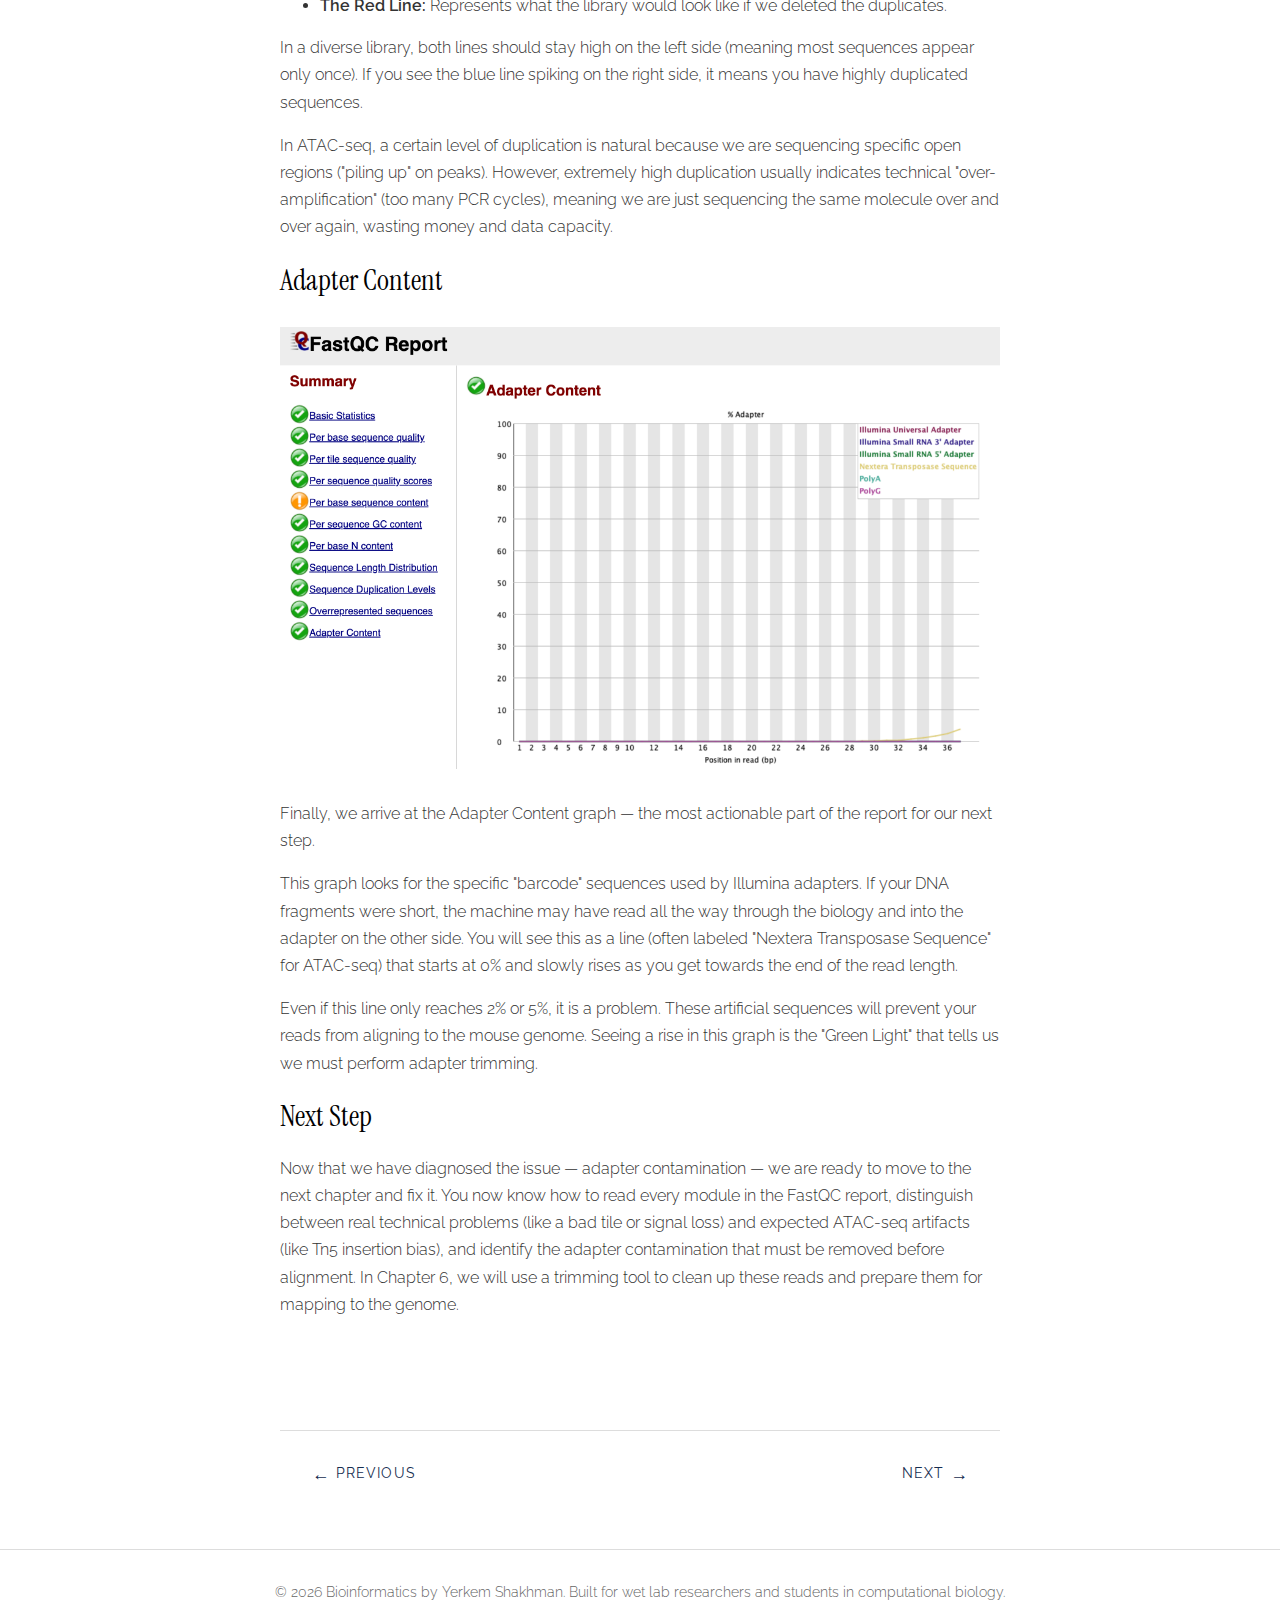
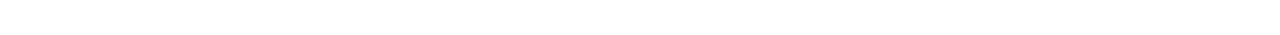
<file: chapters/chapter_5.html>
<!DOCTYPE html>
<html lang="en">
<head>
  <meta charset="UTF-8">
  <meta name="viewport" content="width=device-width, initial-scale=1.0">
  <title>Interpreting FastQC Results</title>
  <link rel="stylesheet" href="../style.css">
</head>
<body>
  <div class="scroll-progress-wrap"><div class="scroll-progress-bar"></div></div>

  <header class="site-header">
    <a href="../index.html" class="site-title">Bioinformatics</a>
    <nav class="site-nav">
      <a href="../index.html">Home</a>
    </nav>
  </header>

  <article class="blog-article">
    <header class="article-header">
      <h1 class="article-title">Interpreting FastQC Results</h1>
      <p class="article-subtitle">In this section, we will walk through every module of the FastQC HTML report — from the Basic Statistics summary table through per-base quality scores, GC content, duplication levels, and adapter contamination — learning how to distinguish genuine technical failures from expected biological artifacts specific to ATAC-seq data, so you can make an informed decision about whether your sequencing run is suitable for downstream analysis.</p>
      <figure class="article-figure">
        <img src="../images/per-base-sequence-quality.png" alt="FastQC per base sequence quality overview">
      </figure>
      <div class="article-meta">
        <div class="meta-column">
          <span class="meta-label">Author</span>
          <span class="meta-value">Yerkem Shakhman</span>
        </div>
        <div class="meta-column">
          <span class="meta-label">Chapter</span>
          <span class="meta-value">5 — FastQC Results</span>
        </div>
      </div>
    </header>

    <div class="article-body">
      <aside class="article-toc">
        <h2 class="toc-title">Contents</h2>
        <nav class="toc-nav">
          <ul class="toc-list">
            <li><a href="#basic-statistics">Basic Statistics</a></li>
            <li><a href="#per-base-sequence-quality">Per Base Sequence Quality</a></li>
            <li><a href="#per-tile-sequence-quality">Per Tile Sequence Quality</a></li>
            <li><a href="#per-sequence-quality-scores">Per Sequence Quality Scores</a></li>
            <li><a href="#per-base-sequence-content">Per Base Sequence Content</a></li>
            <li><a href="#per-sequence-gc-content">Per Sequence GC Content</a></li>
            <li><a href="#per-base-n-content">Per Base N Content</a></li>
            <li><a href="#sequence-length-distribution">Sequence Length Distribution</a></li>
            <li><a href="#sequence-duplication-levels">Sequence Duplication Levels</a></li>
            <li><a href="#adapter-content-module">Adapter Content</a></li>
            <li><a href="#summary">Next Step</a></li>
          </ul>
        </nav>
      </aside>

      <div class="article-content">
  

        <section id="basic-statistics">
          <h2>Basic Statistics</h2>
          <figure class="article-figure">
            <img src="../images/statistics.png" alt="FastQC Basic Statistics Table">
          </figure>
          <p>
            Once you open your FastQC HTML report, the first thing you encounter is the Basic Statistics table.
            Think of this as the vital signs of your dataset. It confirms that you are looking at the correct file and gives you a high-level overview of the sequencing run.
          </p>
          <p>
            The Filename and the Total Sequences, tells you exactly how many reads are in your file
            (in our subsampled case, this should match the number of reads we extracted). The Sequence Length is particularly important;
            for raw Illumina data, this is usually a single number (e.g., 51 or 150 bp), representing the number of cycles the machine ran.
            Finally, the %GC gives you the overall proportion of Guanine and Cytosine bases. In a standard mouse or human genome,
            this roughly reflects the organism's biology, but a drastic deviation here could hint at contamination from a different species or bacteria.
          </p>
        </section>

        <section id="per-base-sequence-quality">
          <h2>Per Base Sequence Quality</h2>
          <figure class="article-figure">
            <img src="../images/per-base-sequence-quality.png" alt="FastQC Per Base Sequence Quality Graph">
          </figure>
          <p>
            Scrolling down, you arrive at one of the most important graphs: Per Base Sequence Quality.
            This plot is essentially a timeline of the sequencing run from the first base (left) to the last base (right).
          </p>
          <p>
            Imagine the sequencer reading a DNA fragment. As it progresses, the chemical reagents slowly degrade, and the cluster of DNA molecules on the flow cell might lose coherence.
            Consequently, the machine becomes less confident in its ability to call a "G" a "G" as the read gets longer.
          </p>
          <p>
            FastQC visualizes this confidence using a "Box and Whisker" plot. The y-axis represents the Phred Quality Score — a logarithmic score where higher is better.
          </p>
          <ul>
            <li><strong>Green Zone (Score &gt; 28):</strong> High confidence. The probability of an error is tiny.</li>
            <li><strong>Orange Zone (Score 20–28):</strong> Reasonable quality, but use caution.</li>
            <li><strong>Red Zone (Score &lt; 20):</strong> Poor quality. The machine was guessing.</li>
          </ul>
          <p>
            In a healthy dataset, you want to see the yellow boxes (representing the spread of quality scores) staying firmly in the green zone.
            It is entirely normal for the quality to dip slightly into the orange zone at the very end of the read — this is just the sequencing chemistry running out of steam.
            However, if you see the quality crash into the red zone halfway through, it indicates a severe problem with the sequencing run itself, such as bubbles in the flow cell.
          </p>
        </section>

        <section id="per-tile-sequence-quality">
          <h2>Per Tile Sequence Quality</h2>
          <figure class="article-figure">
            <img src="../images/per-tile-sequence-quality.png" alt="FastQC Per Tile Sequence Quality Graph">
          </figure>
          <p>
            While the previous graph looked at the <em>time</em> component of the run, the Per Tile Sequence Quality graph looks at the <em>physical</em> component.
            Illumina sequencing takes place on a glass slide called a flow cell, which is divided into tiny regions called tiles.
          </p>
          <p>
            This graph is a heat map. A perfect run would be completely blue, indicating that every tile performed about the same as the average. If you see bright red spots or streaks,
            it means specific physical locations on the flow cell had issues — perhaps a smudge on the lens, an air bubble, or a blockage in the fluidics. While you cannot fix these
            physical errors computationally, identifying them explains why some reads might be poor quality.
          </p>
        </section>

        <section id="per-sequence-quality-scores">
          <h2>Per Sequence Quality Scores</h2>
          <figure class="article-figure">
            <img src="../images/per-sequence-quality-scores.png" alt="FastQC Per Sequence Quality Scores Graph">
          </figure>
          <p>
            While the "Per Base" graph showed us the average quality at each position, the Per Sequence Quality Scores graph looks at individual reads as a whole.
            It asks: "What is the average quality score of <em>Read 1</em>, then <em>Read 2</em>, and so on?"
          </p>
          <p>
            We expect to see a sharp peak on the far right side of the graph, indicating that the vast majority of your reads have a high average quality.
            If you see a second peak appearing on the left side (a "bi-modal" distribution), it suggests that a specific subset of your library failed.
            This is often caused by a physical issue, like a bad tile on the flow cell, which ruined a specific batch of reads while leaving the rest untouched.
          </p>
        </section>

        <section id="per-base-sequence-content">
          <h2>Per Base Sequence Content</h2>
          <figure class="article-figure">
            <img src="../images/per-base-sequence-content.png" alt="FastQC Per Base Sequence Content Graph">
          </figure>
          <p>
            This is the module that causes the most confusion for biologists working with ATAC-seq data. In a theoretically perfect, random DNA library,
            the lines for A, C, G, and T should run parallel to each other across the graph, each hovering around 25%.
          </p>
          <p>
            However, in your report, you will likely see a dramatic "failure" here. The lines for A, C, G, and T will likely swing wildly up and down for the first 9 to 12 base pairs before settling down.
            FastQC flags this as an error because it assumes your library was created randomly.
          </p>
          <p>
            But remember, we used Tn5 transposase to cut our DNA. This enzyme is not perfectly random; it has a specific sequence preference where it binds and cuts.
            Since every read starts exactly at a cut site, the beginning of every read reflects the enzyme's preference, not the genome's sequence.
            This is a biological artifact, not a technical error. You should ignore this warning and definitely not trim these bases,
            as they mark the precise start of open chromatin.
          </p>
        </section>

        <section id="per-sequence-gc-content">
          <h2>Per Sequence GC Content</h2>
          <figure class="article-figure">
            <img src="../images/per-sequence-gc-content.png" alt="FastQC Per Sequence GC Content Graph">
          </figure>
          <p>
            This graph checks if your library looks like the organism you think you sequenced. FastQC creates a theoretical "Bell Curve" (normal distribution)
            based on the GC content it observes in your data.
          </p>
          <p>
            In a clean library, the blue line (your data) should perfectly trace the red line (theoretical distribution).
            If you see a sharp, unnatural spike sticking out of the smooth curve, it usually indicates a specific contaminant — like adapter dimers (adapters bound to each other with no biology in between).
            If you see a broad "shoulder" or a second hump in the curve, it might mean your sample is contaminated with another species (like bacteria) that has a completely different GC content than a mouse.
          </p>
        </section>

        <section id="per-base-n-content">
          <h2>Per Base N Content</h2>
          <figure class="article-figure">
            <img src="../images/per-base-n-content.png" alt="FastQC Per Base N Content Graph">
          </figure>
          <p>
            When the sequencer is completely unsure what nucleotide is at a specific position, it doesn't guess A, C, T, or G. Instead, it assigns an "N" (for "None" or "Any").
          </p>
          <p>
            This graph tracks the percentage of "N" calls at each position. Ideally, this line should be flat and near zero.
            If you see a spike where the "N" content rises above 5% or 20%, it suggests the machine lost the signal entirely at that cycle.
            This often happens near the end of reads or if the library sequence composition is so biased that the camera cannot distinguish the color signals.
          </p>
        </section>

        <section id="sequence-length-distribution">
          <h2>Sequence Length Distribution</h2>
          <figure class="article-figure">
            <img src="../images/sequence-length-distribution.png" alt="FastQC Sequence Length Distribution Graph">
          </figure>
          <p>
            For raw Illumina data, this graph is usually very boring: a single vertical peak at the cycle length (e.g., 51 bp). This simply confirms that every read coming off the machine is the same length.
          </p>
          <p>
            However, if you are analyzing data that has already been trimmed by a facility or colleague, you might see a spread of lengths.
            This graph becomes much more interesting <em>after</em> we perform our own trimming in the next chapter, where it will confirm that we have successfully removed adapters.
          </p>
        </section>

        <section id="sequence-duplication-levels">
          <h2>Sequence Duplication Levels</h2>
          <figure class="article-figure">
            <img src="../images/sequence-duplication-levels.png" alt="FastQC Sequence Duplication Levels Graph">
          </figure>
          <p>
            Bioinformatics relies on diversity. We want to sequence millions of <em>unique</em> DNA molecules to get a representative map of the genome.
            However, during the library preparation, we use PCR to amplify our DNA. Sometimes, this process creates too many copies of the exact same fragment, known as PCR Duplicates.
          </p>
          <p>
            This graph tracks how many times each unique sequence appears.
          </p>
          <ul>
            <li><strong>The Blue Line:</strong> Represents your full library.</li>
            <li><strong>The Red Line:</strong> Represents what the library would look like if we deleted the duplicates.</li>
          </ul>
          <p>
            In a diverse library, both lines should stay high on the left side (meaning most sequences appear only once).
            If you see the blue line spiking on the right side, it means you have highly duplicated sequences.
          </p>
          <p>
            In ATAC-seq, a certain level of duplication is natural because we are sequencing specific open regions ("piling up" on peaks).
            However, extremely high duplication usually indicates technical "over-amplification" (too many PCR cycles),
            meaning we are just sequencing the same molecule over and over again, wasting money and data capacity.
          </p>
        </section>

        <section id="adapter-content-module">
          <h2>Adapter Content</h2>
          <figure class="article-figure">
            <img src="../images/adapter-content.png" alt="FastQC Adapter Content Graph">
          </figure>
          <p>
            Finally, we arrive at the Adapter Content graph — the most actionable part of the report for our next step.
          </p>
          <p>
            This graph looks for the specific "barcode" sequences used by Illumina adapters.
            If your DNA fragments were short, the machine may have read all the way through the biology and into the adapter on the other side.
            You will see this as a line (often labeled "Nextera Transposase Sequence" for ATAC-seq) that starts at 0% and slowly rises as you get towards the end of the read length.
          </p>
          <p>
            Even if this line only reaches 2% or 5%, it is a problem. These artificial sequences will prevent your reads from aligning to the mouse genome.
            Seeing a rise in this graph is the "Green Light" that tells us we must perform adapter trimming.
          </p>
        </section>

        <section id="summary">
          <h2>Next Step</h2>
          <p>
            Now that we have diagnosed the issue — adapter contamination — we are ready to move to the next chapter and fix it.
            You now know how to read every module in the FastQC report, distinguish between real technical problems (like a bad tile or signal loss) and expected ATAC-seq artifacts (like Tn5 insertion bias),
            and identify the adapter contamination that must be removed before alignment. In Chapter 6, we will use a trimming tool to clean up these reads and prepare them for mapping to the genome.
          </p>
        </section>
      </div>
    </div>
  </article>

  <nav class="chapter-nav">
    <a href="chapter_4.html">
      <span class="nav-arrow">&larr;</span>
      <span class="nav-direction">Previous</span>
    </a>
    <a href="chapter_6.html">
      <span class="nav-direction">Next</span>
      <span class="nav-arrow">&rarr;</span>
    </a>
  </nav>

  <footer class="site-footer">
    <p>&copy; 2026 Bioinformatics by Yerkem Shakhman. Built for wet lab researchers and students in computational biology.</p>
  </footer>

  <script src="blog-post-ui.js"></script>
</body>
</html>
</file>
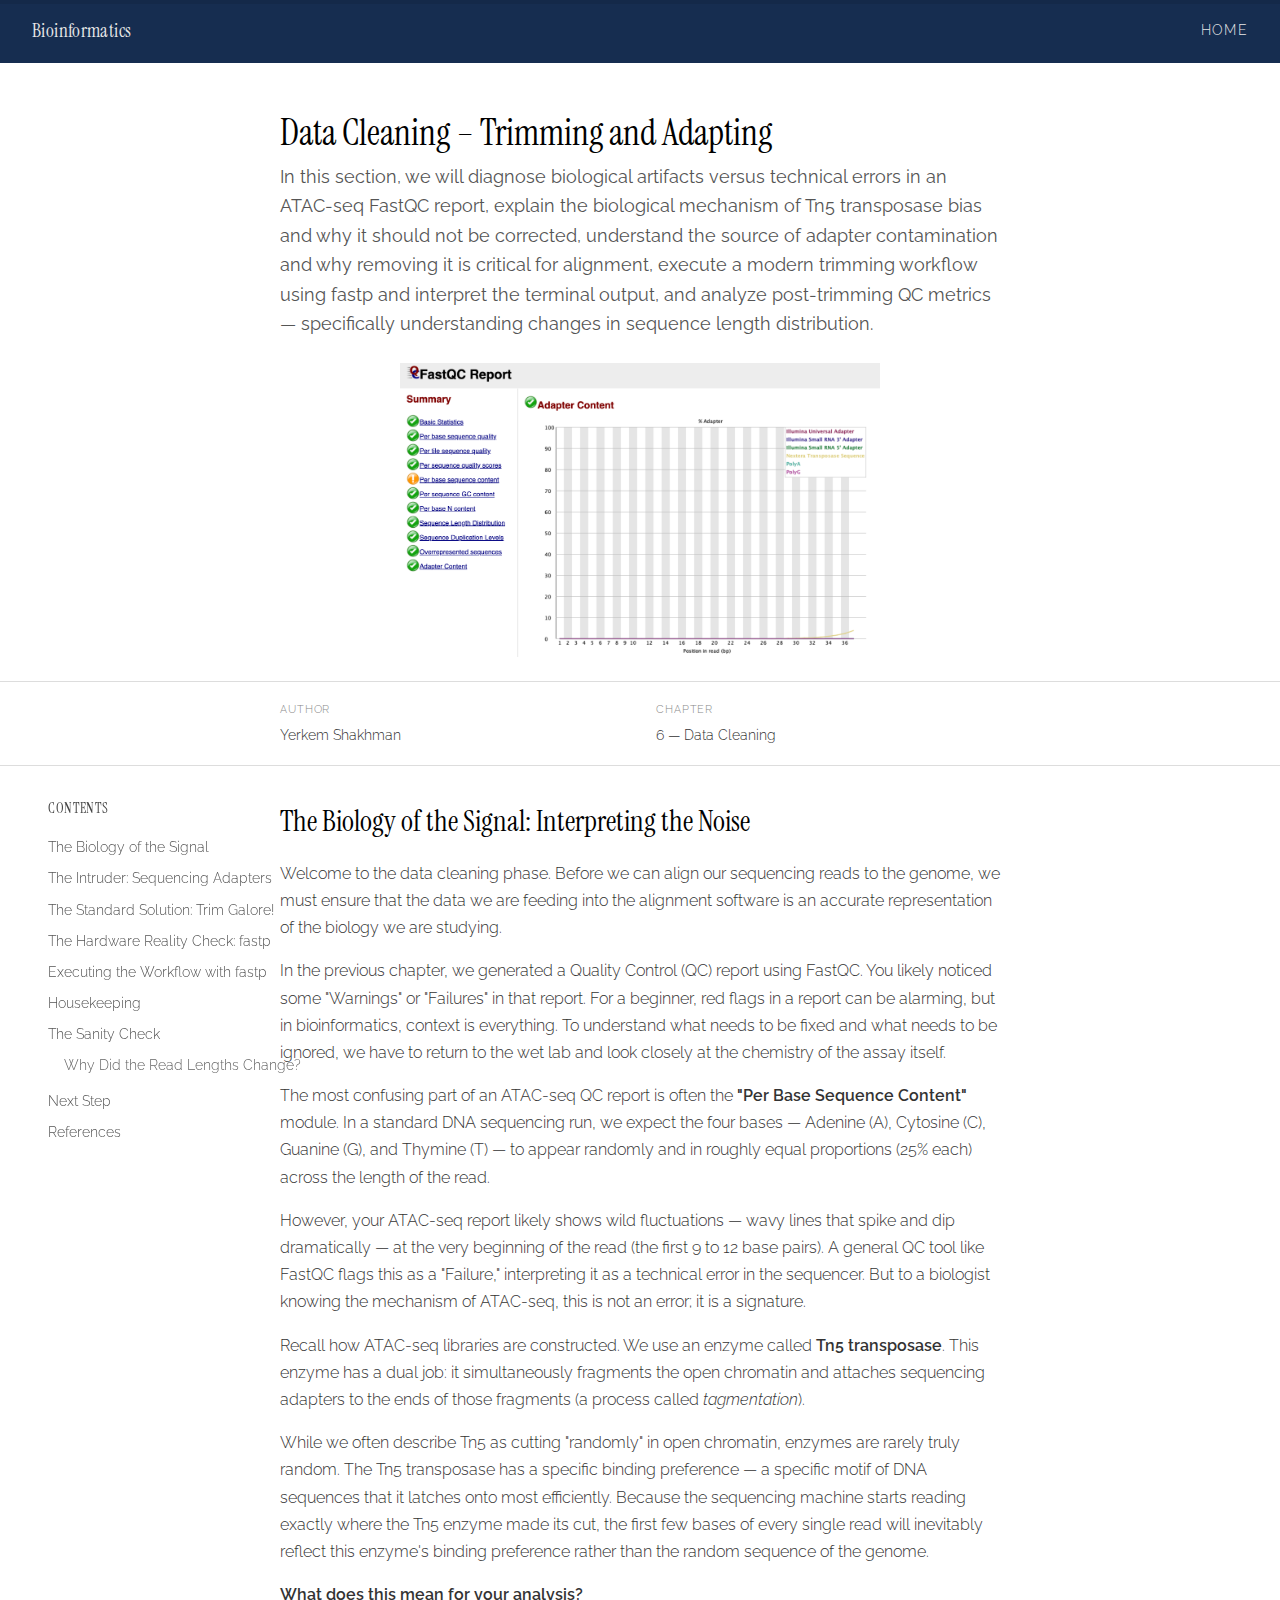
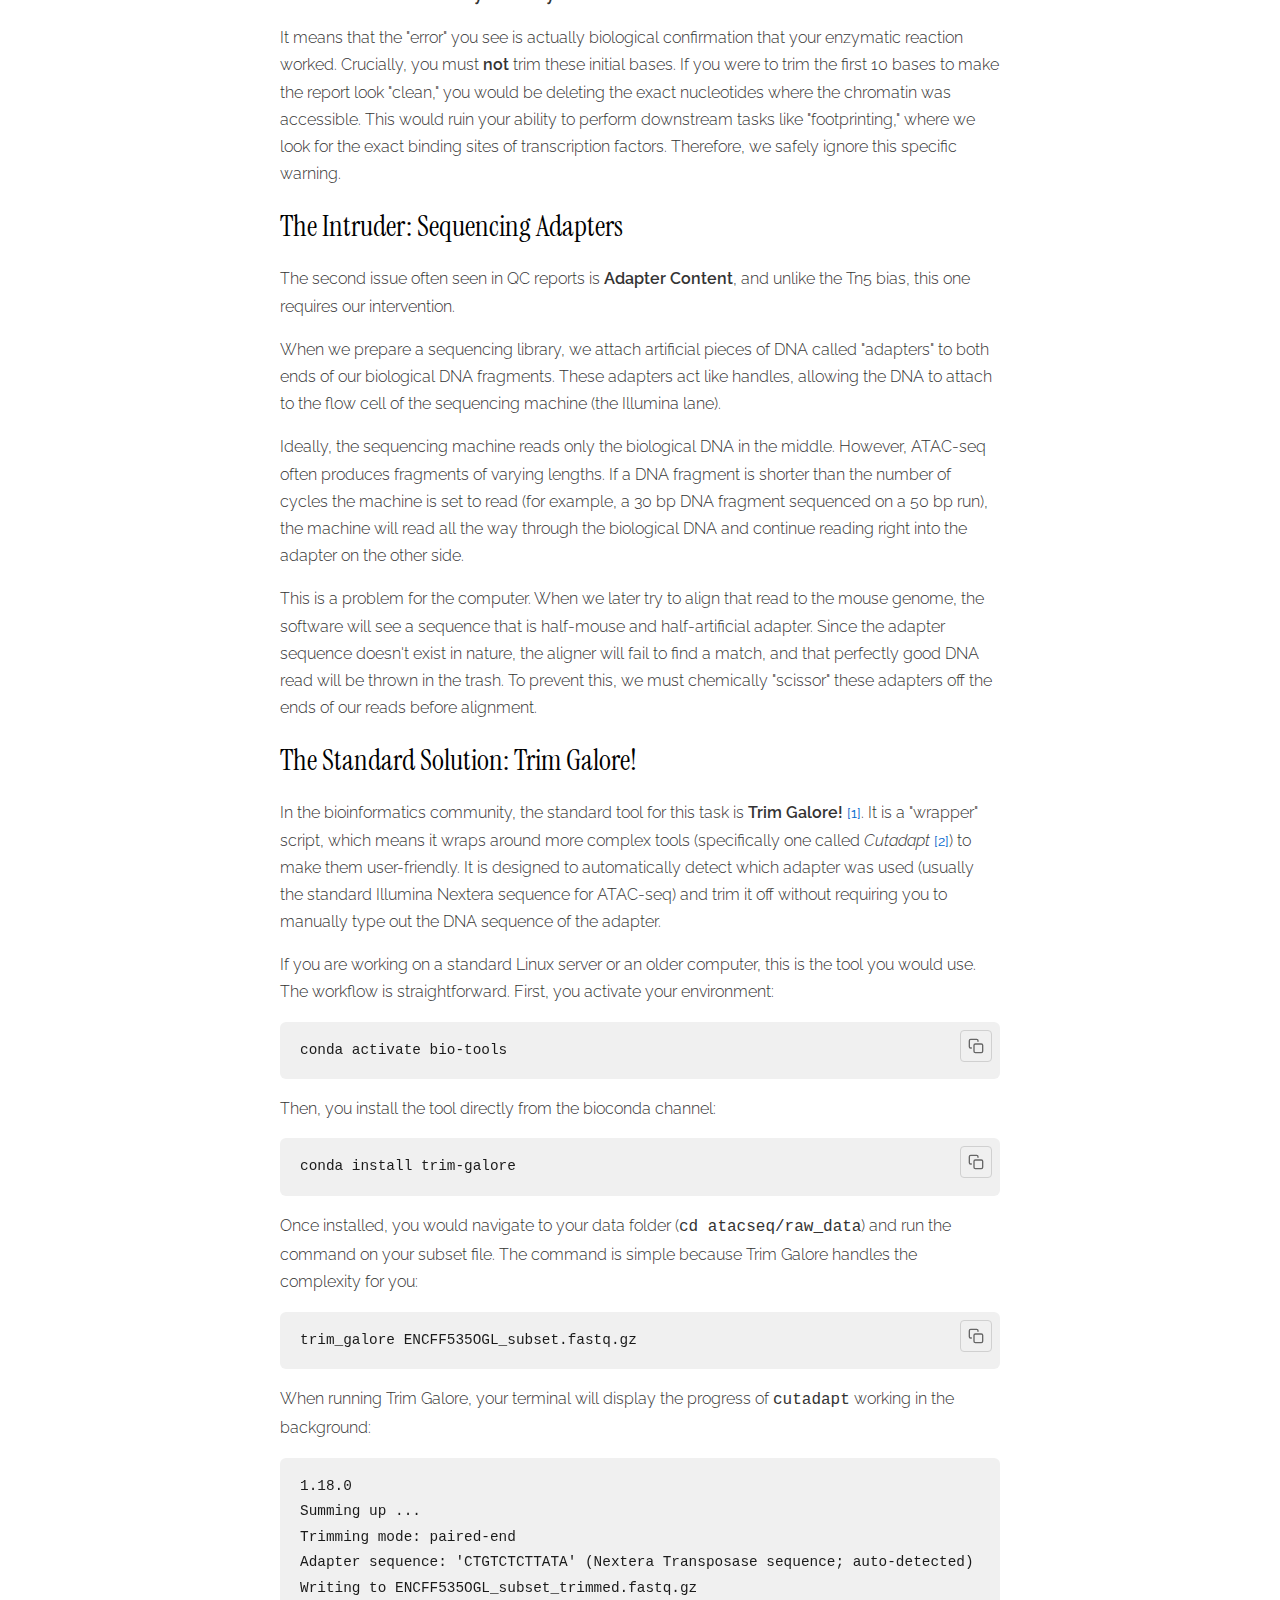
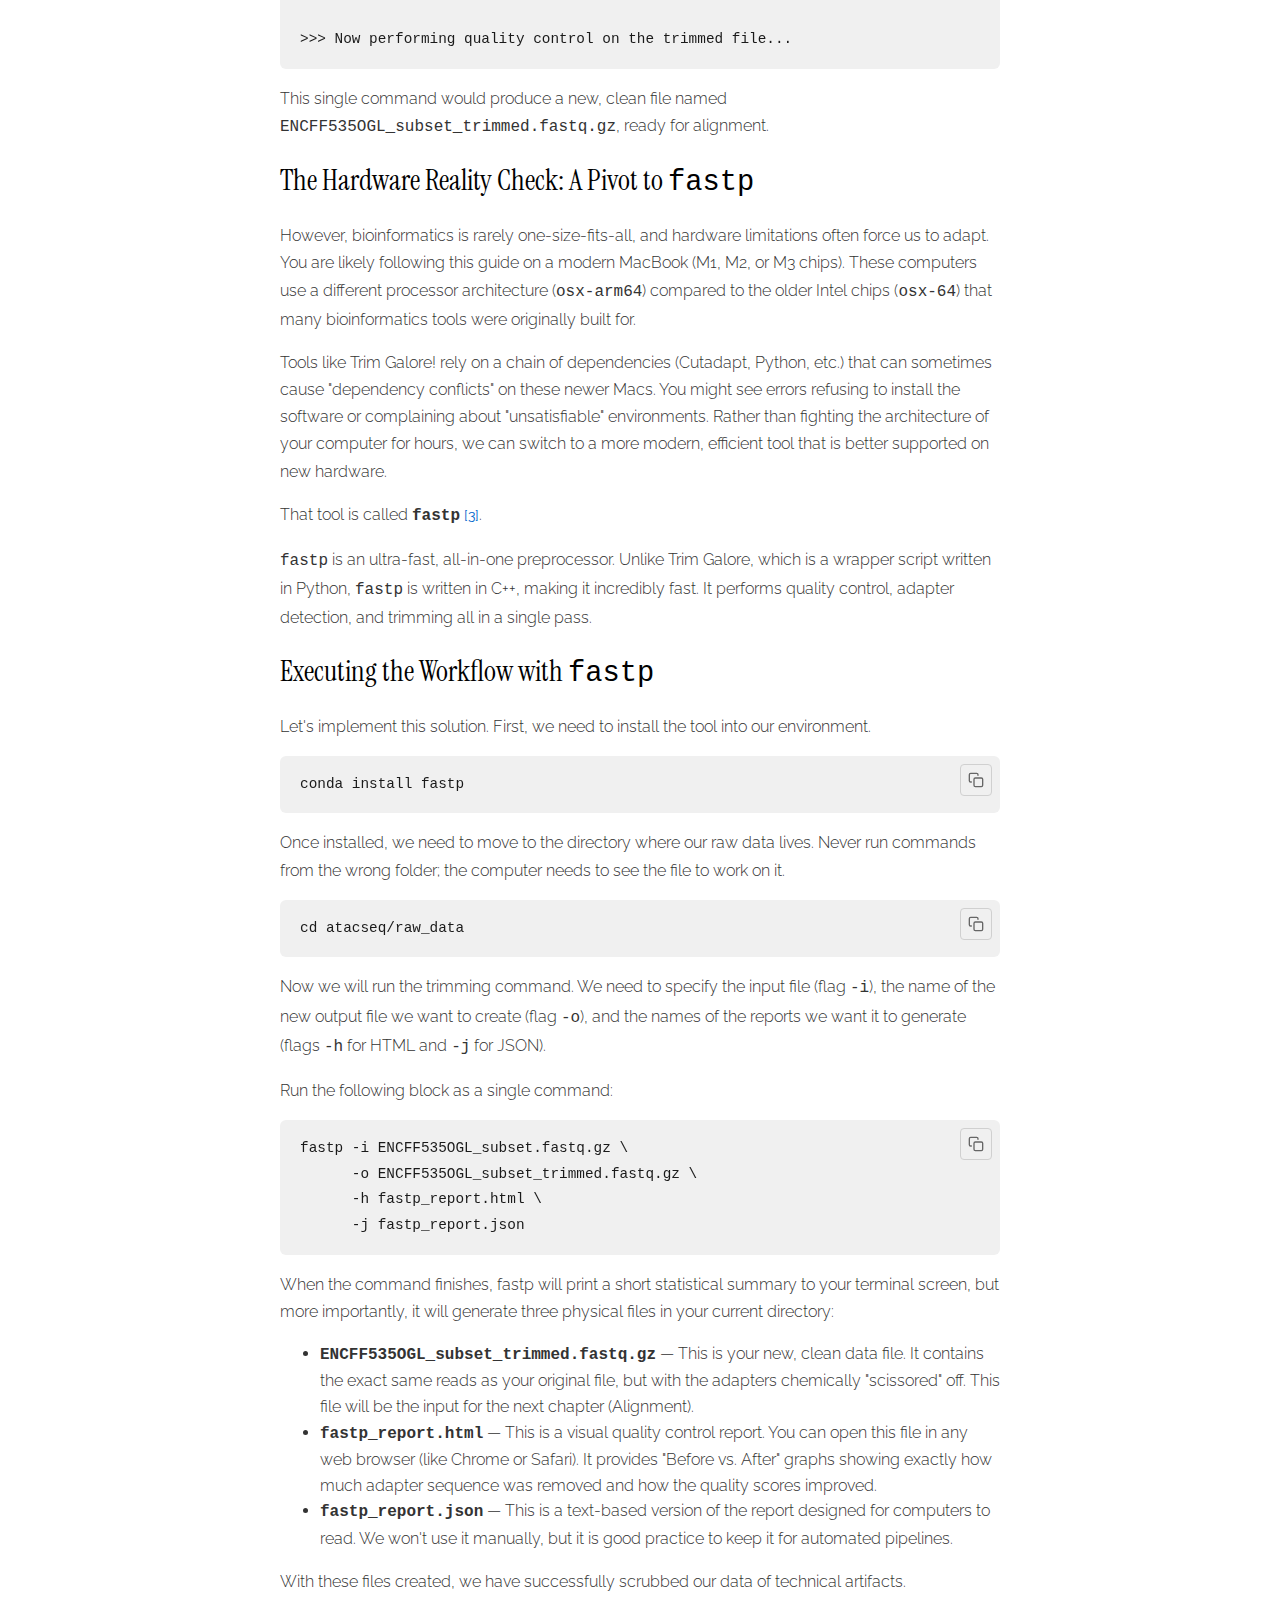
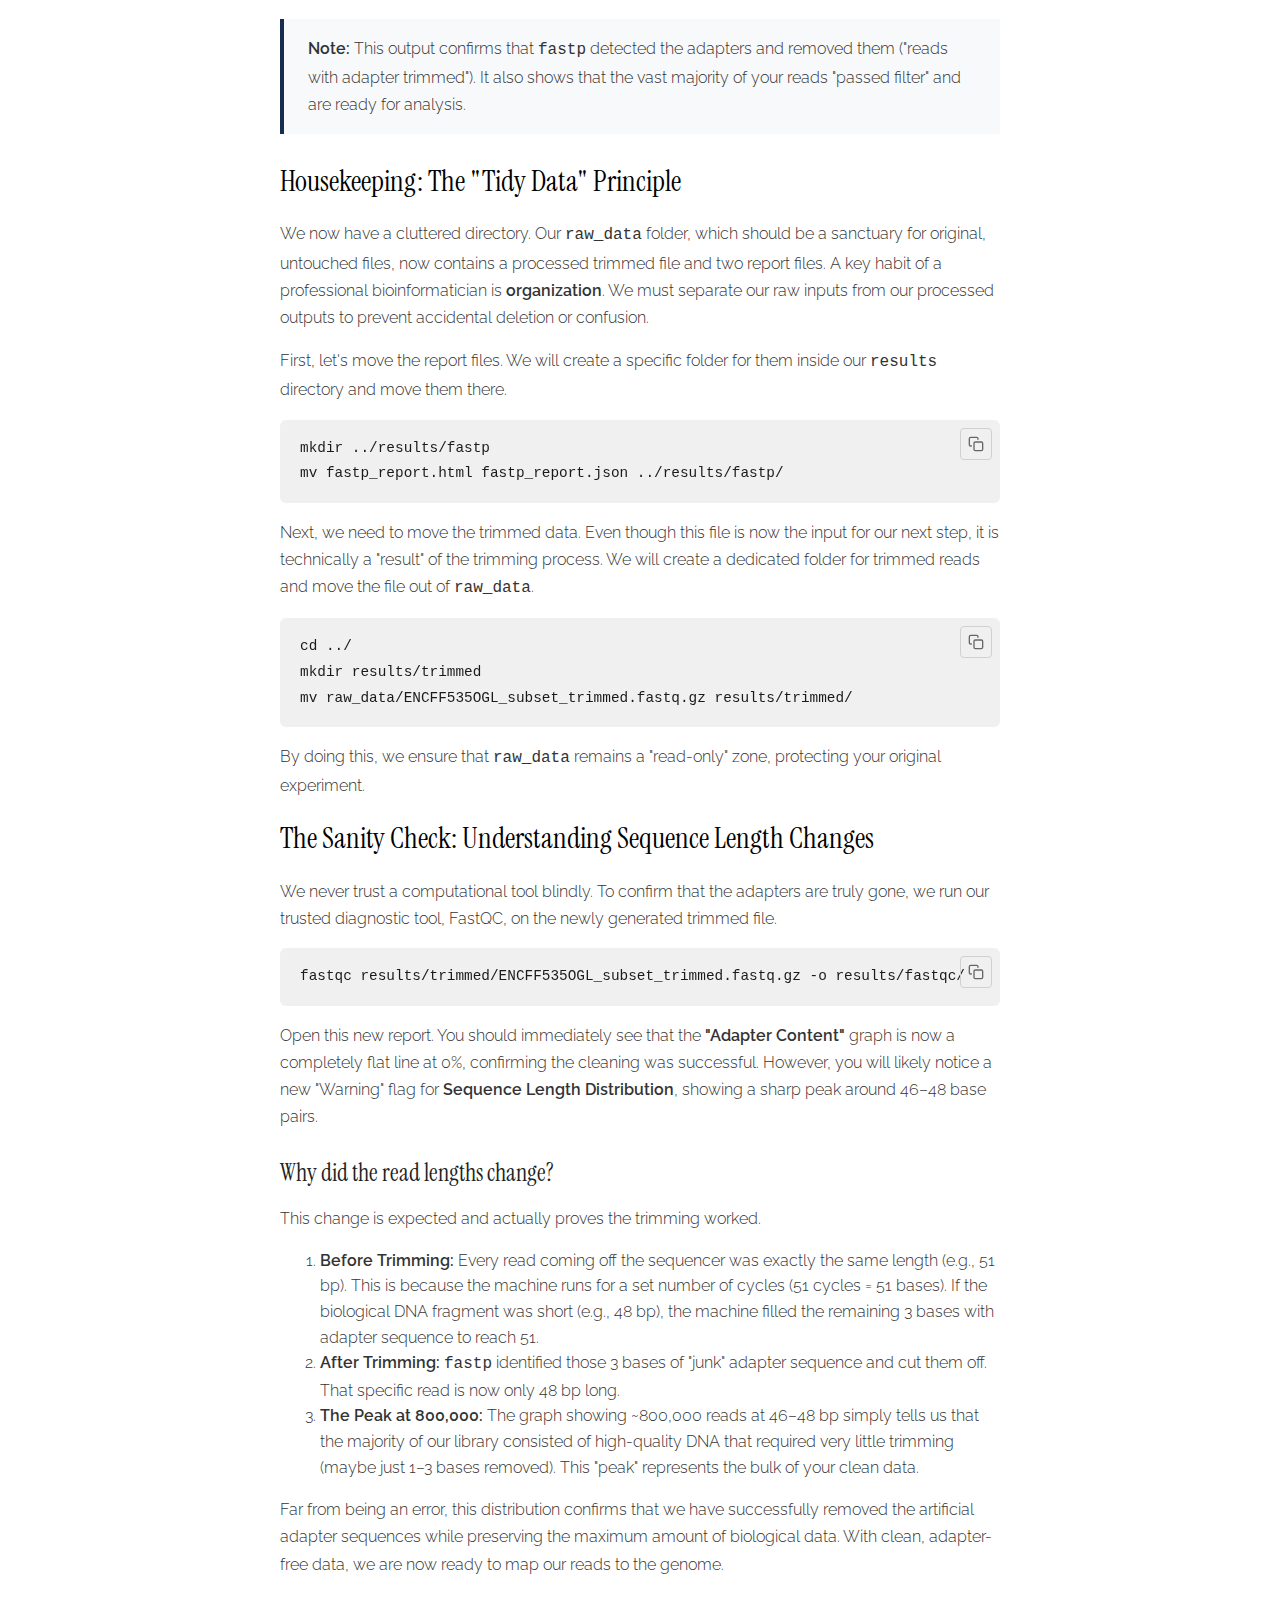
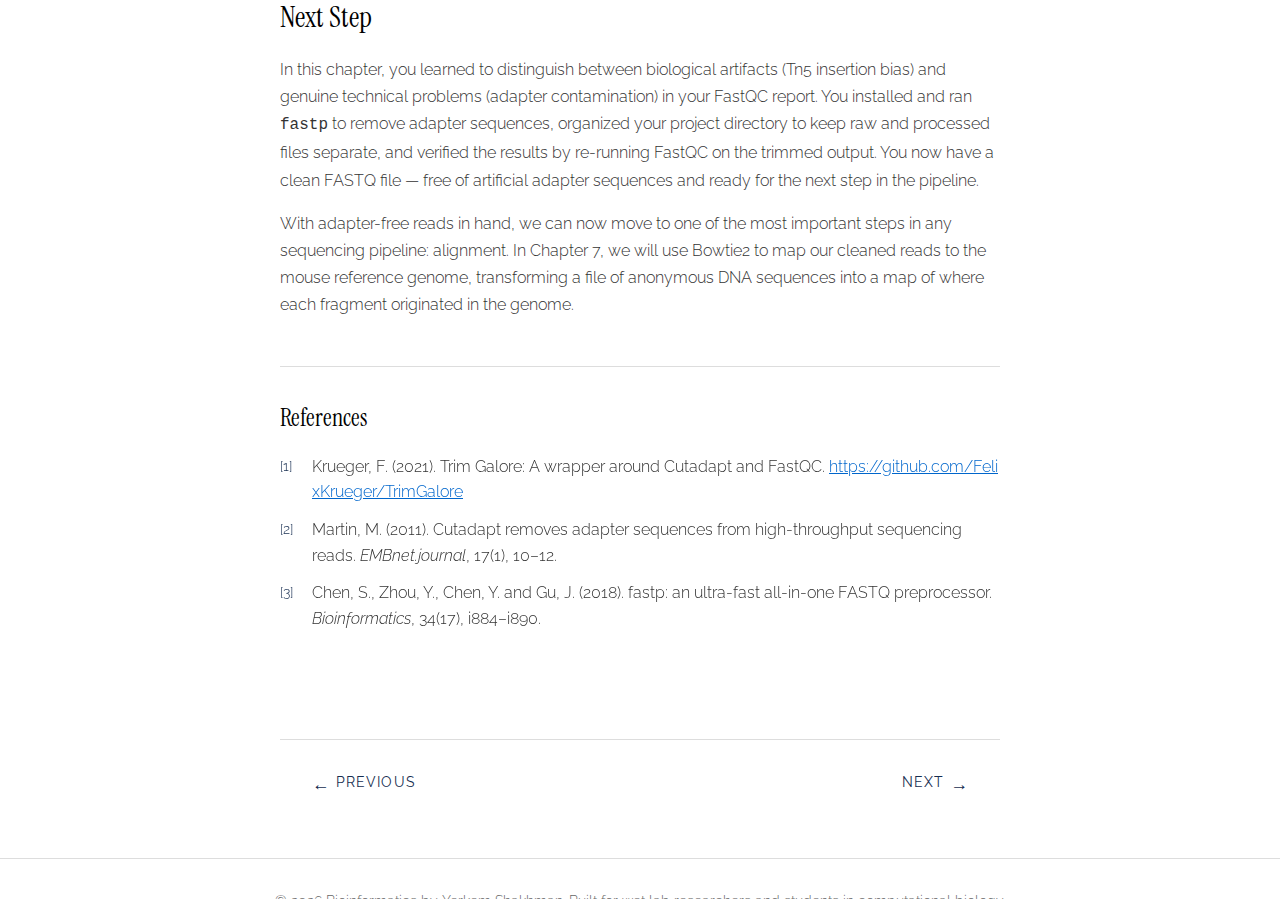
<file: chapters/chapter_6.html>
<!DOCTYPE html>
<html lang="en">
<head>
  <meta charset="UTF-8">
  <meta name="viewport" content="width=device-width, initial-scale=1.0">
  <title>Data Cleaning – Trimming and Adapting</title>
  <link rel="stylesheet" href="../style.css">
</head>
<body>
  <div class="scroll-progress-wrap"><div class="scroll-progress-bar"></div></div>

  <header class="site-header">
    <a href="../index.html" class="site-title">Bioinformatics</a>
    <nav class="site-nav">
      <a href="../index.html">Home</a>
    </nav>
  </header>

  <article class="blog-article">
    <header class="article-header">
      <h1 class="article-title">Data Cleaning – Trimming and Adapting</h1>
      <p class="article-subtitle">In this section, we will diagnose biological artifacts versus technical errors in an ATAC-seq FastQC report, explain the biological mechanism of Tn5 transposase bias and why it should not be corrected, understand the source of adapter contamination and why removing it is critical for alignment, execute a modern trimming workflow using fastp and interpret the terminal output, and analyze post-trimming QC metrics — specifically understanding changes in sequence length distribution.</p>
      <figure class="article-figure">
        <img src="../images/adapter-content.png" alt="Adapter contamination in ATAC-seq reads">
      </figure>
      <div class="article-meta">
        <div class="meta-column">
          <span class="meta-label">Author</span>
          <span class="meta-value">Yerkem Shakhman</span>
        </div>
        <div class="meta-column">
          <span class="meta-label">Chapter</span>
          <span class="meta-value">6 — Data Cleaning</span>
        </div>
      </div>
    </header>

    <div class="article-body">
      <aside class="article-toc">
        <h2 class="toc-title">Contents</h2>
        <nav class="toc-nav">
          <ul class="toc-list">
            <li><a href="#biology">The Biology of the Signal</a></li>
            <li><a href="#adapters">The Intruder: Sequencing Adapters</a></li>
            <li>
              <a href="#trim-galore">The Standard Solution: Trim Galore!</a>
            </li>
            <li><a href="#fastp">The Hardware Reality Check: fastp</a></li>
            <li>
              <a href="#execute-fastp">Executing the Workflow with fastp</a>
            </li>
            <li><a href="#housekeeping">Housekeeping</a></li>
            <li>
              <a href="#sanity-check">The Sanity Check</a>
              <ul>
                <li><a href="#length-changes">Why Did the Read Lengths Change?</a></li>
              </ul>
            </li>
            <li><a href="#summary">Next Step</a></li>
            <li><a href="#references">References</a></li>
          </ul>
        </nav>
      </aside>

      <div class="article-content">

        <section id="biology">
          <h2>The Biology of the Signal: Interpreting the Noise</h2>
          <p>
            Welcome to the data cleaning phase. Before we can align our sequencing reads to the genome, we must ensure that the data we are feeding into the alignment software is an accurate representation of the biology we are studying.
          </p>
          <p>
            In the previous chapter, we generated a Quality Control (QC) report using FastQC. You likely noticed some "Warnings" or "Failures" in that report. For a beginner, red flags in a report can be alarming, but in bioinformatics, context is everything. To understand what needs to be fixed and what needs to be ignored, we have to return to the wet lab and look closely at the chemistry of the assay itself.
          </p>
          <p>
            The most confusing part of an ATAC-seq QC report is often the <strong>"Per Base Sequence Content"</strong> module. In a standard DNA sequencing run, we expect the four bases — Adenine (A), Cytosine (C), Guanine (G), and Thymine (T) — to appear randomly and in roughly equal proportions (25% each) across the length of the read.
          </p>
          <p>
            However, your ATAC-seq report likely shows wild fluctuations — wavy lines that spike and dip dramatically — at the very beginning of the read (the first 9 to 12 base pairs). A general QC tool like FastQC flags this as a "Failure," interpreting it as a technical error in the sequencer. But to a biologist knowing the mechanism of ATAC-seq, this is not an error; it is a signature.
          </p>
          <p>
            Recall how ATAC-seq libraries are constructed. We use an enzyme called <strong>Tn5 transposase</strong>. This enzyme has a dual job: it simultaneously fragments the open chromatin and attaches sequencing adapters to the ends of those fragments (a process called <em>tagmentation</em>).
          </p>
          <p>
            While we often describe Tn5 as cutting "randomly" in open chromatin, enzymes are rarely truly random. The Tn5 transposase has a specific binding preference — a specific motif of DNA sequences that it latches onto most efficiently. Because the sequencing machine starts reading exactly where the Tn5 enzyme made its cut, the first few bases of every single read will inevitably reflect this enzyme's binding preference rather than the random sequence of the genome.
          </p>
          <p>
            <strong>What does this mean for your analysis?</strong>
          </p>
          <p>
            It means that the "error" you see is actually biological confirmation that your enzymatic reaction worked. Crucially, you must <strong>not</strong> trim these initial bases. If you were to trim the first 10 bases to make the report look "clean," you would be deleting the exact nucleotides where the chromatin was accessible. This would ruin your ability to perform downstream tasks like "footprinting," where we look for the exact binding sites of transcription factors. Therefore, we safely ignore this specific warning.
          </p>
        </section>

        <section id="adapters">
          <h2>The Intruder: Sequencing Adapters</h2>
          <p>
            The second issue often seen in QC reports is <strong>Adapter Content</strong>, and unlike the Tn5 bias, this one requires our intervention.
          </p>
          <p>
            When we prepare a sequencing library, we attach artificial pieces of DNA called "adapters" to both ends of our biological DNA fragments. These adapters act like handles, allowing the DNA to attach to the flow cell of the sequencing machine (the Illumina lane).
          </p>
          <p>
            Ideally, the sequencing machine reads only the biological DNA in the middle. However, ATAC-seq often produces fragments of varying lengths. If a DNA fragment is shorter than the number of cycles the machine is set to read (for example, a 30 bp DNA fragment sequenced on a 50 bp run), the machine will read all the way through the biological DNA and continue reading right into the adapter on the other side.
          </p>
          <p>
            This is a problem for the computer. When we later try to align that read to the mouse genome, the software will see a sequence that is half-mouse and half-artificial adapter. Since the adapter sequence doesn't exist in nature, the aligner will fail to find a match, and that perfectly good DNA read will be thrown in the trash. To prevent this, we must chemically "scissor" these adapters off the ends of our reads before alignment.
          </p>
        </section>

        <section id="trim-galore">
          <h2>The Standard Solution: Trim Galore!</h2>
          <p>
            In the bioinformatics community, the standard tool for this task is <strong>Trim Galore!</strong> <a href="#ref-1" class="footnote-ref">[1]</a>. It is a "wrapper" script, which means it wraps around more complex tools (specifically one called <em>Cutadapt</em> <a href="#ref-2" class="footnote-ref">[2]</a>) to make them user-friendly. It is designed to automatically detect which adapter was used (usually the standard Illumina Nextera sequence for ATAC-seq) and trim it off without requiring you to manually type out the DNA sequence of the adapter.
          </p>
          <p>
            If you are working on a standard Linux server or an older computer, this is the tool you would use. The workflow is straightforward. First, you activate your environment:
          </p>
          <div class="code-cell">
            <button class="copy-btn" aria-label="Copy to clipboard">
              <svg viewBox="0 0 24 24" fill="none" stroke="currentColor" stroke-width="2" stroke-linecap="round" stroke-linejoin="round"><rect x="9" y="9" width="13" height="13" rx="2"/><path d="M5 15H4a2 2 0 0 1-2-2V4a2 2 0 0 1 2-2h9a2 2 0 0 1 2 2v1"/></svg>
            </button>
            <pre><code>conda activate bio-tools</code></pre>
          </div>
          <p>
            Then, you install the tool directly from the bioconda channel:
          </p>
          <div class="code-cell">
            <button class="copy-btn" aria-label="Copy to clipboard">
              <svg viewBox="0 0 24 24" fill="none" stroke="currentColor" stroke-width="2" stroke-linecap="round" stroke-linejoin="round"><rect x="9" y="9" width="13" height="13" rx="2"/><path d="M5 15H4a2 2 0 0 1-2-2V4a2 2 0 0 1 2-2h9a2 2 0 0 1 2 2v1"/></svg>
            </button>
            <pre><code>conda install trim-galore</code></pre>
          </div>
          <p>
            Once installed, you would navigate to your data folder (<code>cd atacseq/raw_data</code>) and run the command on your subset file. The command is simple because Trim Galore handles the complexity for you:
          </p>
          <div class="code-cell">
            <button class="copy-btn" aria-label="Copy to clipboard">
              <svg viewBox="0 0 24 24" fill="none" stroke="currentColor" stroke-width="2" stroke-linecap="round" stroke-linejoin="round"><rect x="9" y="9" width="13" height="13" rx="2"/><path d="M5 15H4a2 2 0 0 1-2-2V4a2 2 0 0 1 2-2h9a2 2 0 0 1 2 2v1"/></svg>
            </button>
            <pre><code>trim_galore ENCFF535OGL_subset.fastq.gz</code></pre>
          </div>
          <p>
            When running Trim Galore, your terminal will display the progress of <code>cutadapt</code> working in the background:
          </p>
          <div class="code-cell">
            <pre><code>1.18.0
Summing up ...
Trimming mode: paired-end
Adapter sequence: 'CTGTCTCTTATA' (Nextera Transposase sequence; auto-detected)
Writing to ENCFF535OGL_subset_trimmed.fastq.gz

>>> Now performing quality control on the trimmed file...</code></pre>
          </div>
          <p>
            This single command would produce a new, clean file named <code>ENCFF535OGL_subset_trimmed.fastq.gz</code>, ready for alignment.
          </p>
        </section>

        <section id="fastp">
          <h2>The Hardware Reality Check: A Pivot to <code>fastp</code></h2>
          <p>
            However, bioinformatics is rarely one-size-fits-all, and hardware limitations often force us to adapt. You are likely following this guide on a modern MacBook (M1, M2, or M3 chips). These computers use a different processor architecture (<code>osx-arm64</code>) compared to the older Intel chips (<code>osx-64</code>) that many bioinformatics tools were originally built for.
          </p>
          <p>
            Tools like Trim Galore! rely on a chain of dependencies (Cutadapt, Python, etc.) that can sometimes cause "dependency conflicts" on these newer Macs. You might see errors refusing to install the software or complaining about "unsatisfiable" environments. Rather than fighting the architecture of your computer for hours, we can switch to a more modern, efficient tool that is better supported on new hardware.
          </p>
          <p>
            That tool is called <strong><code>fastp</code></strong> <a href="#ref-3" class="footnote-ref">[3]</a>.
          </p>
          <p>
            <code>fastp</code> is an ultra-fast, all-in-one preprocessor. Unlike Trim Galore, which is a wrapper script written in Python, <code>fastp</code> is written in C++, making it incredibly fast. It performs quality control, adapter detection, and trimming all in a single pass.
          </p>
        </section>

        <section id="execute-fastp">
          <h2>Executing the Workflow with <code>fastp</code></h2>
          <p>
            Let's implement this solution. First, we need to install the tool into our environment.
          </p>
          <div class="code-cell">
            <button class="copy-btn" aria-label="Copy to clipboard">
              <svg viewBox="0 0 24 24" fill="none" stroke="currentColor" stroke-width="2" stroke-linecap="round" stroke-linejoin="round"><rect x="9" y="9" width="13" height="13" rx="2"/><path d="M5 15H4a2 2 0 0 1-2-2V4a2 2 0 0 1 2-2h9a2 2 0 0 1 2 2v1"/></svg>
            </button>
            <pre><code>conda install fastp</code></pre>
          </div>
          <p>
            Once installed, we need to move to the directory where our raw data lives. Never run commands from the wrong folder; the computer needs to see the file to work on it.
          </p>
          <div class="code-cell">
            <button class="copy-btn" aria-label="Copy to clipboard">
              <svg viewBox="0 0 24 24" fill="none" stroke="currentColor" stroke-width="2" stroke-linecap="round" stroke-linejoin="round"><rect x="9" y="9" width="13" height="13" rx="2"/><path d="M5 15H4a2 2 0 0 1-2-2V4a2 2 0 0 1 2-2h9a2 2 0 0 1 2 2v1"/></svg>
            </button>
            <pre><code>cd atacseq/raw_data</code></pre>
          </div>
          <p>
            Now we will run the trimming command. We need to specify the input file (flag <code>-i</code>), the name of the new output file we want to create (flag <code>-o</code>), and the names of the reports we want it to generate (flags <code>-h</code> for HTML and <code>-j</code> for JSON).
          </p>
          <p>Run the following block as a single command:</p>
          <div class="code-cell">
            <button class="copy-btn" aria-label="Copy to clipboard">
              <svg viewBox="0 0 24 24" fill="none" stroke="currentColor" stroke-width="2" stroke-linecap="round" stroke-linejoin="round"><rect x="9" y="9" width="13" height="13" rx="2"/><path d="M5 15H4a2 2 0 0 1-2-2V4a2 2 0 0 1 2-2h9a2 2 0 0 1 2 2v1"/></svg>
            </button>
            <pre><code>fastp -i ENCFF535OGL_subset.fastq.gz \
      -o ENCFF535OGL_subset_trimmed.fastq.gz \
      -h fastp_report.html \
      -j fastp_report.json</code></pre>
          </div>
          <p>
            When the command finishes, fastp will print a short statistical summary to your terminal screen, but more importantly, it will generate three physical files in your current directory:
          </p>
          <ul>
            <li><strong><code>ENCFF535OGL_subset_trimmed.fastq.gz</code></strong> — This is your new, clean data file. It contains the exact same reads as your original file, but with the adapters chemically "scissored" off. This file will be the input for the next chapter (Alignment).</li>
            <li><strong><code>fastp_report.html</code></strong> — This is a visual quality control report. You can open this file in any web browser (like Chrome or Safari). It provides "Before vs. After" graphs showing exactly how much adapter sequence was removed and how the quality scores improved.</li>
            <li><strong><code>fastp_report.json</code></strong> — This is a text-based version of the report designed for computers to read. We won't use it manually, but it is good practice to keep it for automated pipelines.</li>
          </ul>
          <p>
            With these files created, we have successfully scrubbed our data of technical artifacts.
          </p>
          <blockquote>
            <p><strong>Note:</strong> This output confirms that <code>fastp</code> detected the adapters and removed them ("reads with adapter trimmed"). It also shows that the vast majority of your reads "passed filter" and are ready for analysis.</p>
          </blockquote>
        </section>

        <section id="housekeeping">
          <h2>Housekeeping: The "Tidy Data" Principle</h2>
          <p>
            We now have a cluttered directory. Our <code>raw_data</code> folder, which should be a sanctuary for original, untouched files, now contains a processed trimmed file and two report files. A key habit of a professional bioinformatician is <strong>organization</strong>. We must separate our raw inputs from our processed outputs to prevent accidental deletion or confusion.
          </p>
          <p>
            First, let's move the report files. We will create a specific folder for them inside our <code>results</code> directory and move them there.
          </p>
          <div class="code-cell">
            <button class="copy-btn" aria-label="Copy to clipboard">
              <svg viewBox="0 0 24 24" fill="none" stroke="currentColor" stroke-width="2" stroke-linecap="round" stroke-linejoin="round"><rect x="9" y="9" width="13" height="13" rx="2"/><path d="M5 15H4a2 2 0 0 1-2-2V4a2 2 0 0 1 2-2h9a2 2 0 0 1 2 2v1"/></svg>
            </button>
            <pre><code>mkdir ../results/fastp
mv fastp_report.html fastp_report.json ../results/fastp/</code></pre>
          </div>
          <p>
            Next, we need to move the trimmed data. Even though this file is now the input for our next step, it is technically a "result" of the trimming process. We will create a dedicated folder for trimmed reads and move the file out of <code>raw_data</code>.
          </p>
          <div class="code-cell">
            <button class="copy-btn" aria-label="Copy to clipboard">
              <svg viewBox="0 0 24 24" fill="none" stroke="currentColor" stroke-width="2" stroke-linecap="round" stroke-linejoin="round"><rect x="9" y="9" width="13" height="13" rx="2"/><path d="M5 15H4a2 2 0 0 1-2-2V4a2 2 0 0 1 2-2h9a2 2 0 0 1 2 2v1"/></svg>
            </button>
            <pre><code>cd ../
mkdir results/trimmed
mv raw_data/ENCFF535OGL_subset_trimmed.fastq.gz results/trimmed/</code></pre>
          </div>
          <p>
            By doing this, we ensure that <code>raw_data</code> remains a "read-only" zone, protecting your original experiment.
          </p>
        </section>

        <section id="sanity-check">
          <h2>The Sanity Check: Understanding Sequence Length Changes</h2>
          <p>
            We never trust a computational tool blindly. To confirm that the adapters are truly gone, we run our trusted diagnostic tool, FastQC, on the newly generated trimmed file.
          </p>
          <div class="code-cell">
            <button class="copy-btn" aria-label="Copy to clipboard">
              <svg viewBox="0 0 24 24" fill="none" stroke="currentColor" stroke-width="2" stroke-linecap="round" stroke-linejoin="round"><rect x="9" y="9" width="13" height="13" rx="2"/><path d="M5 15H4a2 2 0 0 1-2-2V4a2 2 0 0 1 2-2h9a2 2 0 0 1 2 2v1"/></svg>
            </button>
            <pre><code>fastqc results/trimmed/ENCFF535OGL_subset_trimmed.fastq.gz -o results/fastqc/</code></pre>
          </div>
          <p>
            Open this new report. You should immediately see that the <strong>"Adapter Content"</strong> graph is now a completely flat line at 0%, confirming the cleaning was successful. However, you will likely notice a new "Warning" flag for <strong>Sequence Length Distribution</strong>, showing a sharp peak around 46–48 base pairs.
          </p>

          <h3 id="length-changes">Why did the read lengths change?</h3>
          <p>
            This change is expected and actually proves the trimming worked.
          </p>
          <ol>
            <li><strong>Before Trimming:</strong> Every read coming off the sequencer was exactly the same length (e.g., 51 bp). This is because the machine runs for a set number of cycles (51 cycles = 51 bases). If the biological DNA fragment was short (e.g., 48 bp), the machine filled the remaining 3 bases with adapter sequence to reach 51.</li>
            <li><strong>After Trimming:</strong> <code>fastp</code> identified those 3 bases of "junk" adapter sequence and cut them off. That specific read is now only 48 bp long.</li>
            <li><strong>The Peak at 800,000:</strong> The graph showing ~800,000 reads at 46–48 bp simply tells us that the majority of our library consisted of high-quality DNA that required very little trimming (maybe just 1–3 bases removed). This "peak" represents the bulk of your clean data.</li>
          </ol>
          <p>
            Far from being an error, this distribution confirms that we have successfully removed the artificial adapter sequences while preserving the maximum amount of biological data. With clean, adapter-free data, we are now ready to map our reads to the genome.
          </p>
        </section>

        <section id="summary">
          <h2>Next Step</h2>
          <p>
            In this chapter, you learned to distinguish between biological artifacts (Tn5 insertion bias) and genuine technical problems (adapter contamination) in your FastQC report. You installed and ran <code>fastp</code> to remove adapter sequences, organized your project directory to keep raw and processed files separate, and verified the results by re-running FastQC on the trimmed output. You now have a clean FASTQ file — free of artificial adapter sequences and ready for the next step in the pipeline.
          </p>
          <p>
            With adapter-free reads in hand, we can now move to one of the most important steps in any sequencing pipeline: alignment. In Chapter 7, we will use Bowtie2 to map our cleaned reads to the mouse reference genome, transforming a file of anonymous DNA sequences into a map of where each fragment originated in the genome.
          </p>
        </section>

        <section id="references" class="references">
          <h2>References</h2>
          <ol>
            <li id="ref-1">Krueger, F. (2021). Trim Galore: A wrapper around Cutadapt and FastQC. <a href="https://github.com/FelixKrueger/TrimGalore">https://github.com/FelixKrueger/TrimGalore</a></li>
            <li id="ref-2">Martin, M. (2011). Cutadapt removes adapter sequences from high-throughput sequencing reads. <em>EMBnet.journal</em>, 17(1), 10–12.</li>
            <li id="ref-3">Chen, S., Zhou, Y., Chen, Y. and Gu, J. (2018). fastp: an ultra-fast all-in-one FASTQ preprocessor. <em>Bioinformatics</em>, 34(17), i884–i890.</li>
          </ol>
        </section>
      </div>
    </div>
  </article>

  <nav class="chapter-nav">
    <a href="chapter_5.html">
      <span class="nav-arrow">&larr;</span>
      <span class="nav-direction">Previous</span>
    </a>
    <a href="chapter_7.html">
      <span class="nav-direction">Next</span>
      <span class="nav-arrow">&rarr;</span>
    </a>
  </nav>

  <footer class="site-footer">
    <p>&copy; 2026 Bioinformatics by Yerkem Shakhman. Built for wet lab researchers and students in computational biology.</p>
  </footer>

  <script src="blog-post-ui.js"></script>
</body>
</html>
</file>
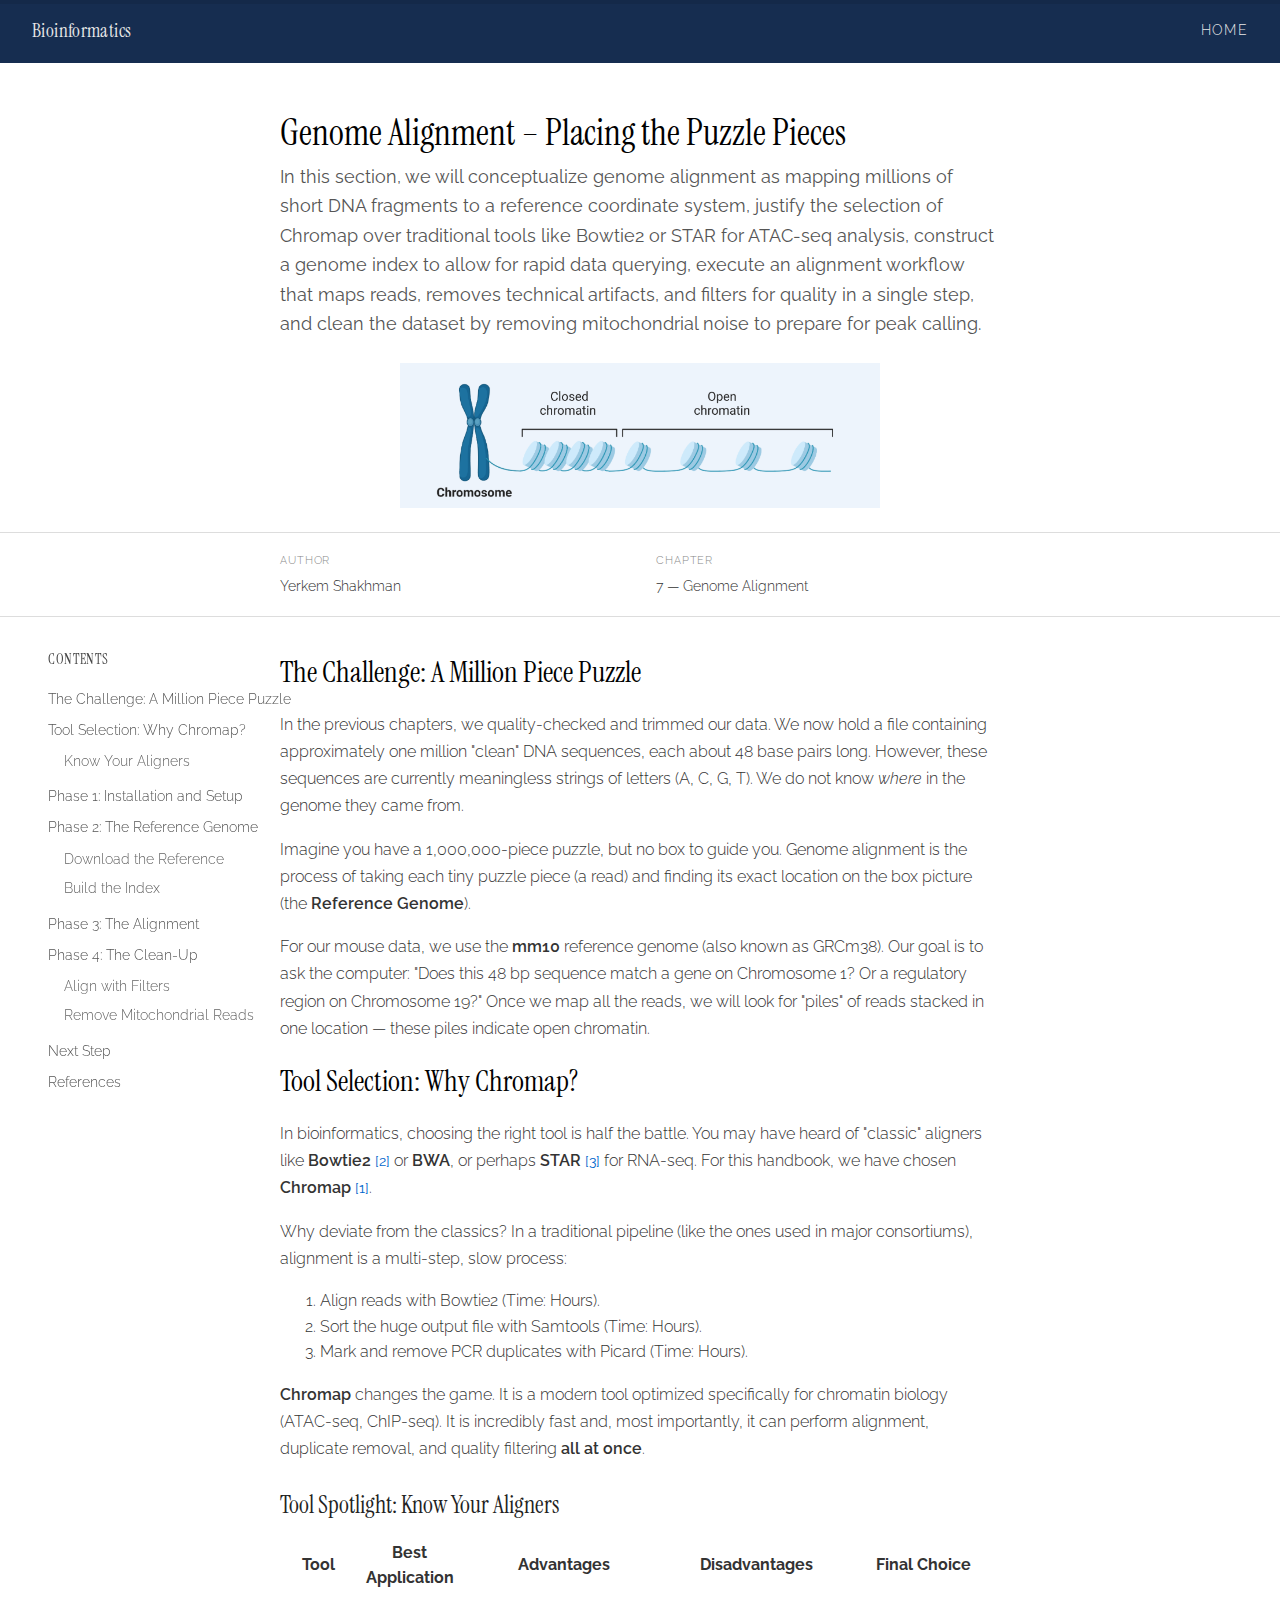
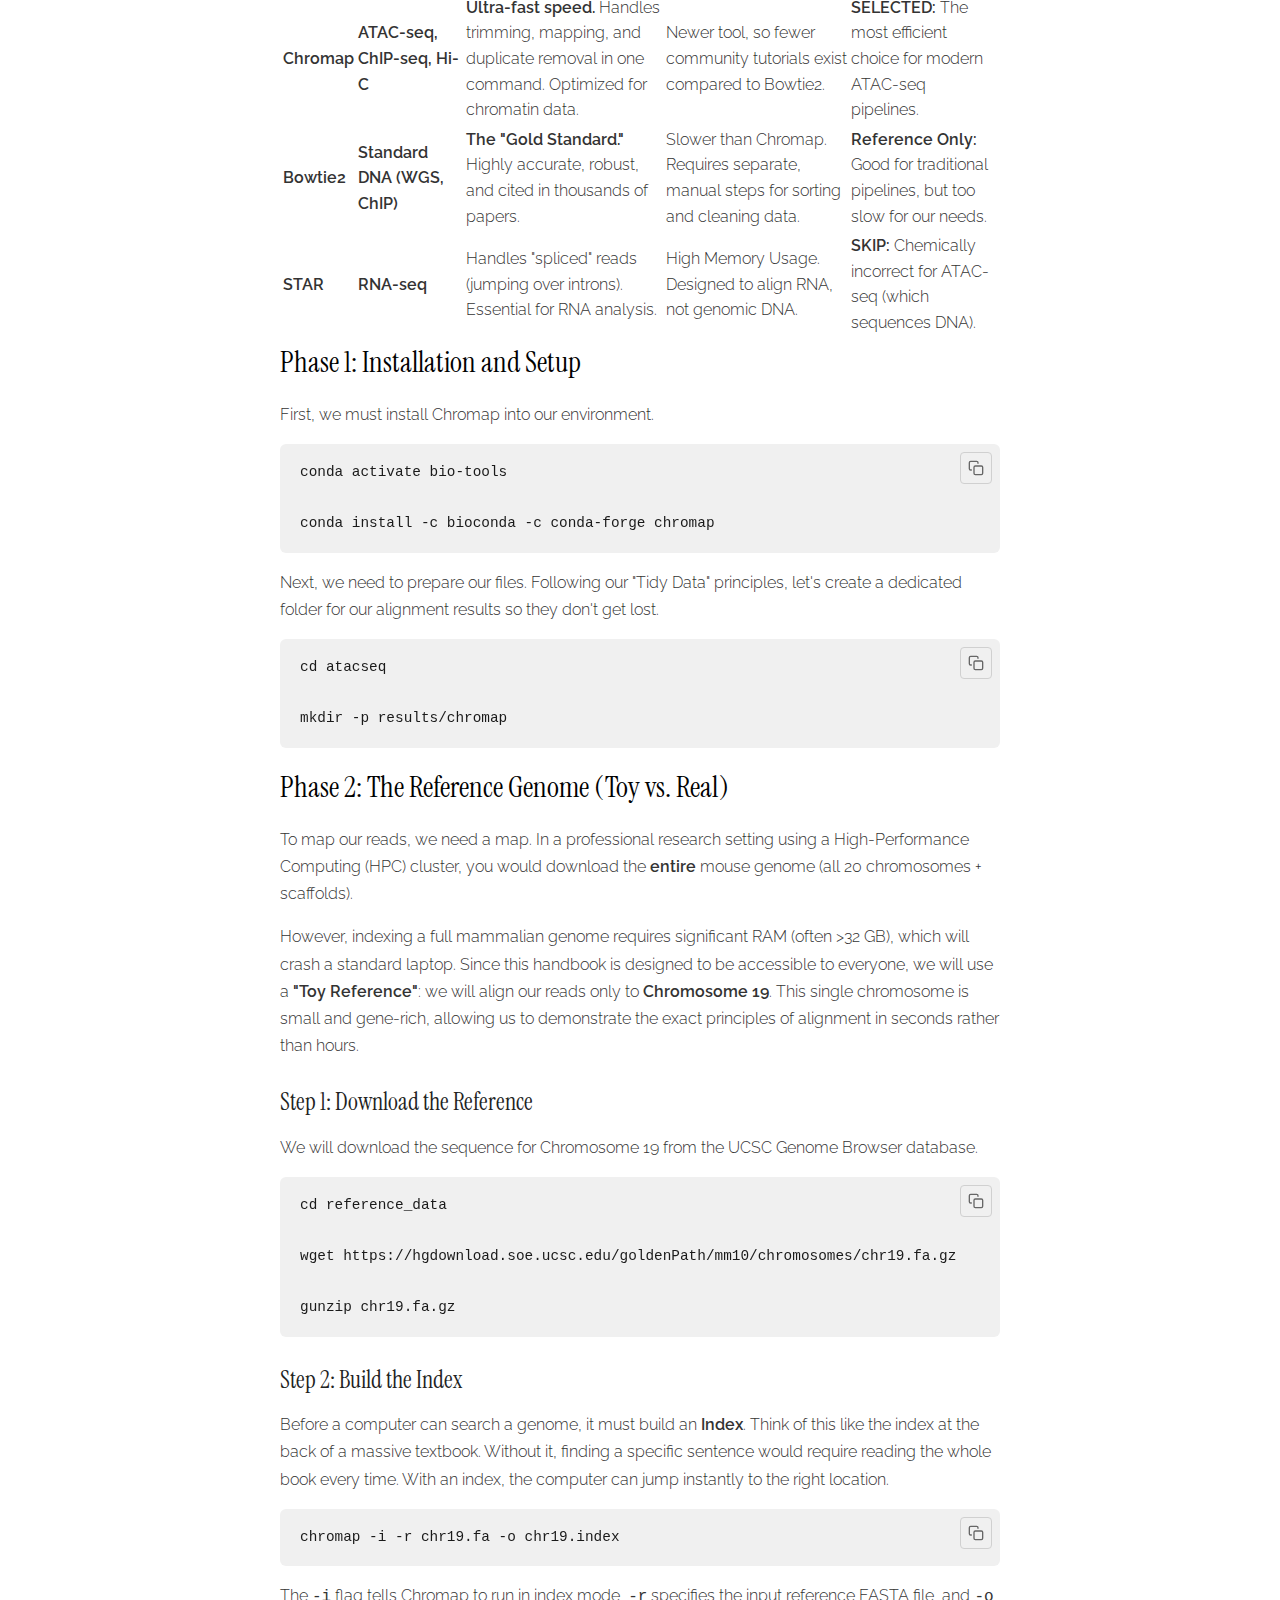
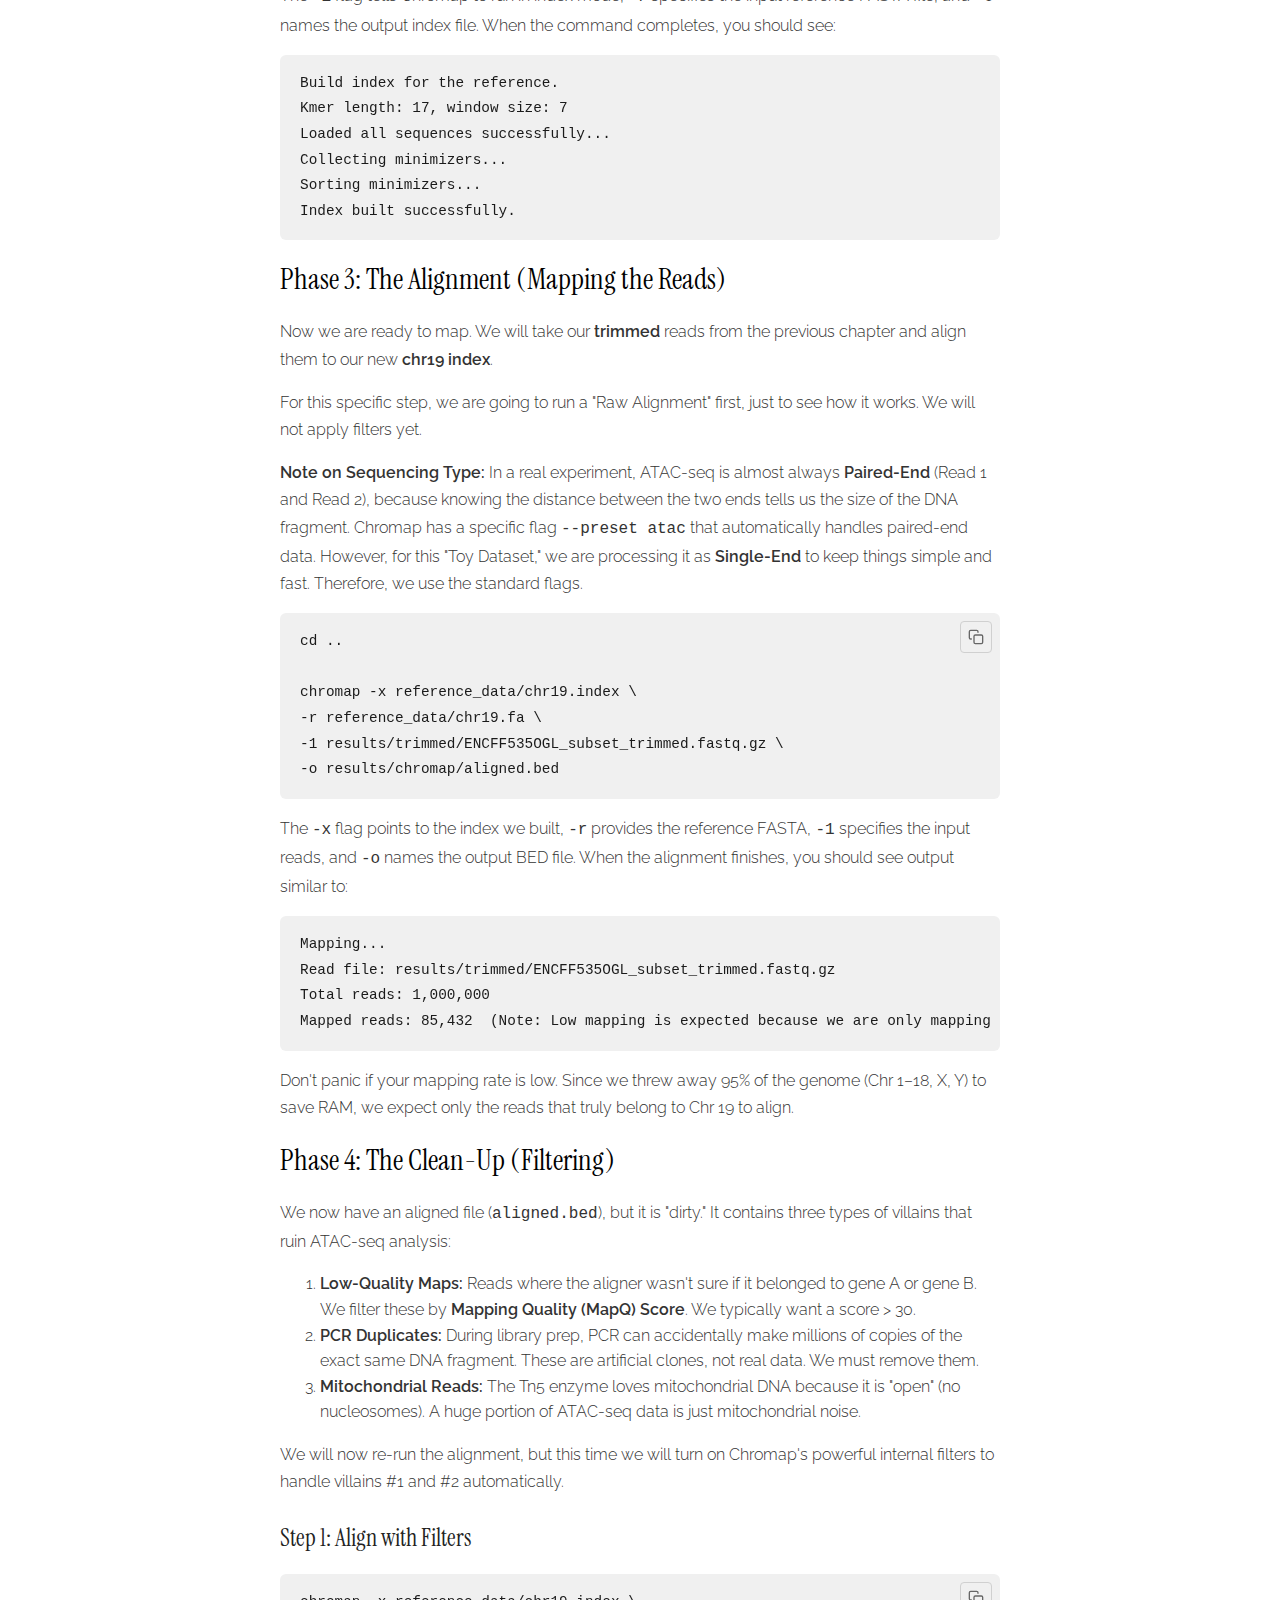
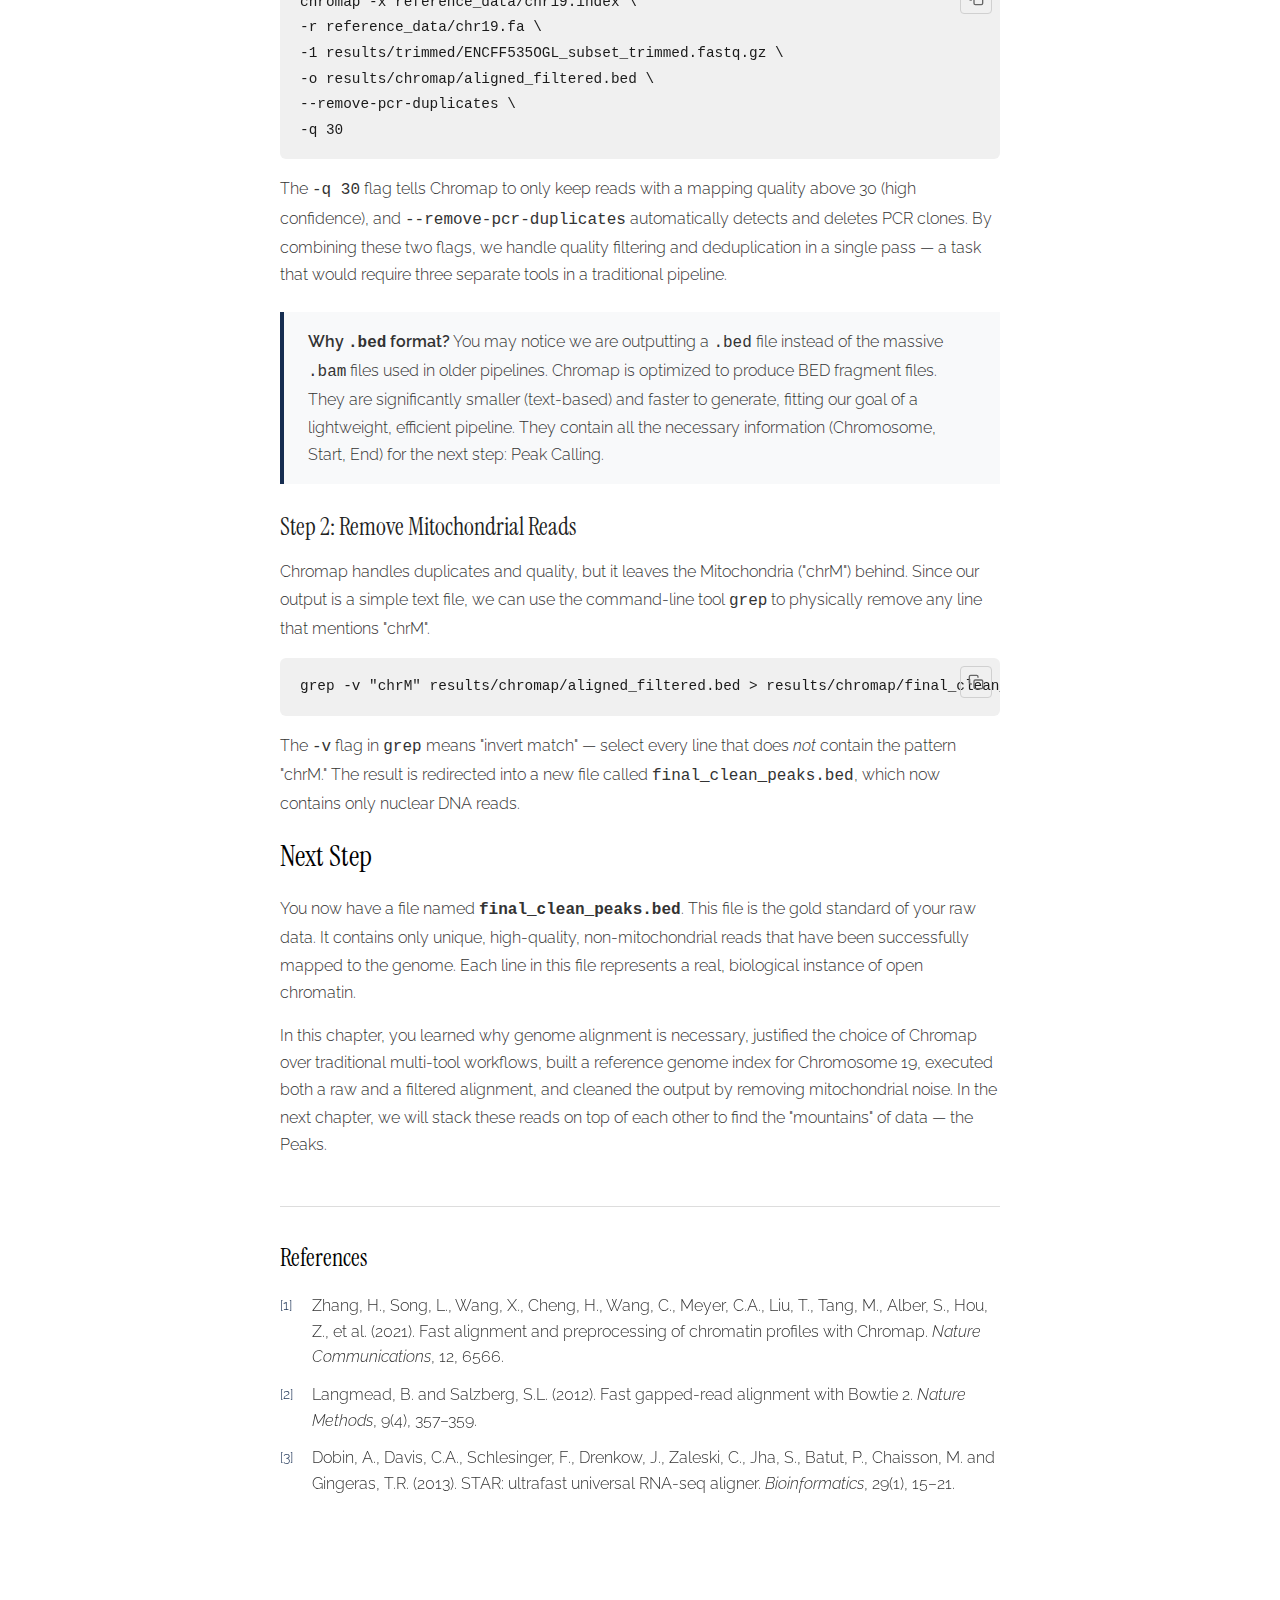
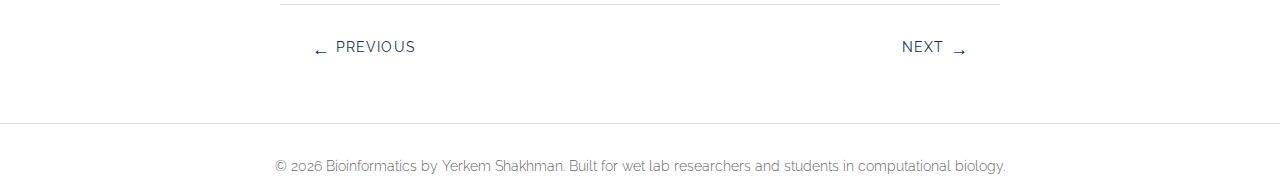
<file: chapters/chapter_7.html>
<!DOCTYPE html>
<html lang="en">
<head>
  <meta charset="UTF-8">
  <meta name="viewport" content="width=device-width, initial-scale=1.0">
  <title>Genome Alignment</title>
  <link rel="stylesheet" href="../style.css">
</head>
<body>
  <div class="scroll-progress-wrap"><div class="scroll-progress-bar"></div></div>

  <header class="site-header">
    <a href="../index.html" class="site-title">Bioinformatics</a>
    <nav class="site-nav">
      <a href="../index.html">Home</a>
    </nav>
  </header>

  <article class="blog-article">
    <header class="article-header">
      <h1 class="article-title">Genome Alignment – Placing the Puzzle Pieces</h1>
      <p class="article-subtitle">In this section, we will conceptualize genome alignment as mapping millions of short DNA fragments to a reference coordinate system, justify the selection of Chromap over traditional tools like Bowtie2 or STAR for ATAC-seq analysis, construct a genome index to allow for rapid data querying, execute an alignment workflow that maps reads, removes technical artifacts, and filters for quality in a single step, and clean the dataset by removing mitochondrial noise to prepare for peak calling.</p>
      <figure class="article-figure">
        <img src="../images/chromosome.png" alt="Chromosome reference used for genome alignment">
      </figure>
      <div class="article-meta">
        <div class="meta-column">
          <span class="meta-label">Author</span>
          <span class="meta-value">Yerkem Shakhman</span>
        </div>
        <div class="meta-column">
          <span class="meta-label">Chapter</span>
          <span class="meta-value">7 — Genome Alignment</span>
        </div>
      </div>
    </header>

    <div class="article-body">
      <aside class="article-toc">
        <h2 class="toc-title">Contents</h2>
        <nav class="toc-nav">
          <ul class="toc-list">
            <li><a href="#the-challenge">The Challenge: A Million Piece Puzzle</a></li>
            <li>
              <a href="#tool-selection">Tool Selection: Why Chromap?</a>
              <ul>
                <li><a href="#aligner-comparison">Know Your Aligners</a></li>
              </ul>
            </li>
            <li><a href="#installation">Phase 1: Installation and Setup</a></li>
            <li>
              <a href="#reference-genome">Phase 2: The Reference Genome</a>
              <ul>
                <li><a href="#download-reference">Download the Reference</a></li>
                <li><a href="#build-index">Build the Index</a></li>
              </ul>
            </li>
            <li><a href="#alignment">Phase 3: The Alignment</a></li>
            <li>
              <a href="#filtering">Phase 4: The Clean-Up</a>
              <ul>
                <li><a href="#align-with-filters">Align with Filters</a></li>
                <li><a href="#remove-mito">Remove Mitochondrial Reads</a></li>
              </ul>
            </li>
            <li><a href="#summary">Next Step</a></li>
            <li><a href="#references">References</a></li>
          </ul>
        </nav>
      </aside>

      <div class="article-content">

        <section id="the-challenge">
          <h2>The Challenge: A Million Piece Puzzle</h2>
          <p>
            In the previous chapters, we quality-checked and trimmed our data. We now hold a file containing approximately one million "clean" DNA sequences, each about 48 base pairs long. However, these sequences are currently meaningless strings of letters (A, C, G, T). We do not know <em>where</em> in the genome they came from.
          </p>
          <p>
            Imagine you have a 1,000,000-piece puzzle, but no box to guide you. Genome alignment is the process of taking each tiny puzzle piece (a read) and finding its exact location on the box picture (the <strong>Reference Genome</strong>).
          </p>
          <p>
            For our mouse data, we use the <strong>mm10</strong> reference genome (also known as GRCm38). Our goal is to ask the computer: "Does this 48 bp sequence match a gene on Chromosome 1? Or a regulatory region on Chromosome 19?" Once we map all the reads, we will look for "piles" of reads stacked in one location — these piles indicate open chromatin.
          </p>
        </section>

        <section id="tool-selection">
          <h2>Tool Selection: Why Chromap?</h2>
          <p>
            In bioinformatics, choosing the right tool is half the battle. You may have heard of "classic" aligners like <strong>Bowtie2</strong> <a href="#ref-2" class="footnote-ref">[2]</a> or <strong>BWA</strong>, or perhaps <strong>STAR</strong> <a href="#ref-3" class="footnote-ref">[3]</a> for RNA-seq. For this handbook, we have chosen <strong>Chromap</strong> <a href="#ref-1" class="footnote-ref">[1]</a>.
          </p>
          <p>
            Why deviate from the classics? In a traditional pipeline (like the ones used in major consortiums), alignment is a multi-step, slow process:
          </p>
          <ol>
            <li>Align reads with Bowtie2 (Time: Hours).</li>
            <li>Sort the huge output file with Samtools (Time: Hours).</li>
            <li>Mark and remove PCR duplicates with Picard (Time: Hours).</li>
          </ol>
          <p>
            <strong>Chromap</strong> changes the game. It is a modern tool optimized specifically for chromatin biology (ATAC-seq, ChIP-seq). It is incredibly fast and, most importantly, it can perform alignment, duplicate removal, and quality filtering <strong>all at once</strong>.
          </p>

          <h3 id="aligner-comparison">Tool Spotlight: Know Your Aligners</h3>
          <table>
            <thead>
              <tr>
                <th>Tool</th>
                <th>Best Application</th>
                <th>Advantages</th>
                <th>Disadvantages</th>
                <th>Final Choice</th>
              </tr>
            </thead>
            <tbody>
              <tr>
                <td><strong>Chromap</strong></td>
                <td><strong>ATAC-seq, ChIP-seq, Hi-C</strong></td>
                <td><strong>Ultra-fast speed.</strong> Handles trimming, mapping, and duplicate removal in one command. Optimized for chromatin data.</td>
                <td>Newer tool, so fewer community tutorials exist compared to Bowtie2.</td>
                <td><strong>SELECTED:</strong> The most efficient choice for modern ATAC-seq pipelines.</td>
              </tr>
              <tr>
                <td><strong>Bowtie2</strong></td>
                <td><strong>Standard DNA (WGS, ChIP)</strong></td>
                <td><strong>The "Gold Standard."</strong> Highly accurate, robust, and cited in thousands of papers.</td>
                <td>Slower than Chromap. Requires separate, manual steps for sorting and cleaning data.</td>
                <td><strong>Reference Only:</strong> Good for traditional pipelines, but too slow for our needs.</td>
              </tr>
              <tr>
                <td><strong>STAR</strong></td>
                <td><strong>RNA-seq</strong></td>
                <td>Handles "spliced" reads (jumping over introns). Essential for RNA analysis.</td>
                <td>High Memory Usage. Designed to align RNA, not genomic DNA.</td>
                <td><strong>SKIP:</strong> Chemically incorrect for ATAC-seq (which sequences DNA).</td>
              </tr>
            </tbody>
          </table>
        </section>

        <section id="installation">
          <h2>Phase 1: Installation and Setup</h2>
          <p>
            First, we must install Chromap into our environment.
          </p>
          <div class="code-cell">
            <button class="copy-btn" aria-label="Copy to clipboard">
              <svg viewBox="0 0 24 24" fill="none" stroke="currentColor" stroke-width="2" stroke-linecap="round" stroke-linejoin="round"><rect x="9" y="9" width="13" height="13" rx="2"/><path d="M5 15H4a2 2 0 0 1-2-2V4a2 2 0 0 1 2-2h9a2 2 0 0 1 2 2v1"/></svg>
            </button>
            <pre><code>conda activate bio-tools

conda install -c bioconda -c conda-forge chromap</code></pre>
          </div>
          <p>
            Next, we need to prepare our files. Following our "Tidy Data" principles, let's create a dedicated folder for our alignment results so they don't get lost.
          </p>
          <div class="code-cell">
            <button class="copy-btn" aria-label="Copy to clipboard">
              <svg viewBox="0 0 24 24" fill="none" stroke="currentColor" stroke-width="2" stroke-linecap="round" stroke-linejoin="round"><rect x="9" y="9" width="13" height="13" rx="2"/><path d="M5 15H4a2 2 0 0 1-2-2V4a2 2 0 0 1 2-2h9a2 2 0 0 1 2 2v1"/></svg>
            </button>
            <pre><code>cd atacseq

mkdir -p results/chromap</code></pre>
          </div>
        </section>

        <section id="reference-genome">
          <h2>Phase 2: The Reference Genome (Toy vs. Real)</h2>
          <p>
            To map our reads, we need a map. In a professional research setting using a High-Performance Computing (HPC) cluster, you would download the <strong>entire</strong> mouse genome (all 20 chromosomes + scaffolds).
          </p>
          <p>
            However, indexing a full mammalian genome requires significant RAM (often &gt;32 GB), which will crash a standard laptop. Since this handbook is designed to be accessible to everyone, we will use a <strong>"Toy Reference"</strong>: we will align our reads only to <strong>Chromosome 19</strong>. This single chromosome is small and gene-rich, allowing us to demonstrate the exact principles of alignment in seconds rather than hours.
          </p>

          <h3 id="download-reference">Step 1: Download the Reference</h3>
          <p>
            We will download the sequence for Chromosome 19 from the UCSC Genome Browser database.
          </p>
          <div class="code-cell">
            <button class="copy-btn" aria-label="Copy to clipboard">
              <svg viewBox="0 0 24 24" fill="none" stroke="currentColor" stroke-width="2" stroke-linecap="round" stroke-linejoin="round"><rect x="9" y="9" width="13" height="13" rx="2"/><path d="M5 15H4a2 2 0 0 1-2-2V4a2 2 0 0 1 2-2h9a2 2 0 0 1 2 2v1"/></svg>
            </button>
            <pre><code>cd reference_data

wget https://hgdownload.soe.ucsc.edu/goldenPath/mm10/chromosomes/chr19.fa.gz

gunzip chr19.fa.gz</code></pre>
          </div>

          <h3 id="build-index">Step 2: Build the Index</h3>
          <p>
            Before a computer can search a genome, it must build an <strong>Index</strong>. Think of this like the index at the back of a massive textbook. Without it, finding a specific sentence would require reading the whole book every time. With an index, the computer can jump instantly to the right location.
          </p>
          <div class="code-cell">
            <button class="copy-btn" aria-label="Copy to clipboard">
              <svg viewBox="0 0 24 24" fill="none" stroke="currentColor" stroke-width="2" stroke-linecap="round" stroke-linejoin="round"><rect x="9" y="9" width="13" height="13" rx="2"/><path d="M5 15H4a2 2 0 0 1-2-2V4a2 2 0 0 1 2-2h9a2 2 0 0 1 2 2v1"/></svg>
            </button>
            <pre><code>chromap -i -r chr19.fa -o chr19.index</code></pre>
          </div>
          <p>
            The <code>-i</code> flag tells Chromap to run in index mode, <code>-r</code> specifies the input reference FASTA file, and <code>-o</code> names the output index file. When the command completes, you should see:
          </p>
          <div class="code-cell">
            <pre><code>Build index for the reference.
Kmer length: 17, window size: 7
Loaded all sequences successfully...
Collecting minimizers...
Sorting minimizers...
Index built successfully.</code></pre>
          </div>
        </section>

        <section id="alignment">
          <h2>Phase 3: The Alignment (Mapping the Reads)</h2>
          <p>
            Now we are ready to map. We will take our <strong>trimmed</strong> reads from the previous chapter and align them to our new <strong>chr19 index</strong>.
          </p>
          <p>
            For this specific step, we are going to run a "Raw Alignment" first, just to see how it works. We will not apply filters yet.
          </p>
          <p>
            <strong>Note on Sequencing Type:</strong> In a real experiment, ATAC-seq is almost always <strong>Paired-End</strong> (Read 1 and Read 2), because knowing the distance between the two ends tells us the size of the DNA fragment. Chromap has a specific flag <code>--preset atac</code> that automatically handles paired-end data. However, for this "Toy Dataset," we are processing it as <strong>Single-End</strong> to keep things simple and fast. Therefore, we use the standard flags.
          </p>
          <div class="code-cell">
            <button class="copy-btn" aria-label="Copy to clipboard">
              <svg viewBox="0 0 24 24" fill="none" stroke="currentColor" stroke-width="2" stroke-linecap="round" stroke-linejoin="round"><rect x="9" y="9" width="13" height="13" rx="2"/><path d="M5 15H4a2 2 0 0 1-2-2V4a2 2 0 0 1 2-2h9a2 2 0 0 1 2 2v1"/></svg>
            </button>
            <pre><code>cd ..

chromap -x reference_data/chr19.index \
-r reference_data/chr19.fa \
-1 results/trimmed/ENCFF535OGL_subset_trimmed.fastq.gz \
-o results/chromap/aligned.bed</code></pre>
          </div>
          <p>
            The <code>-x</code> flag points to the index we built, <code>-r</code> provides the reference FASTA, <code>-1</code> specifies the input reads, and <code>-o</code> names the output BED file. When the alignment finishes, you should see output similar to:
          </p>
          <div class="code-cell">
            <pre><code>Mapping...
Read file: results/trimmed/ENCFF535OGL_subset_trimmed.fastq.gz
Total reads: 1,000,000
Mapped reads: 85,432  (Note: Low mapping is expected because we are only mapping to 1 chromosome out of 20!)</code></pre>
          </div>
          <p>
            Don't panic if your mapping rate is low. Since we threw away 95% of the genome (Chr 1–18, X, Y) to save RAM, we expect only the reads that truly belong to Chr 19 to align.
          </p>
        </section>

        <section id="filtering">
          <h2>Phase 4: The Clean-Up (Filtering)</h2>
          <p>
            We now have an aligned file (<code>aligned.bed</code>), but it is "dirty." It contains three types of villains that ruin ATAC-seq analysis:
          </p>
          <ol>
            <li><strong>Low-Quality Maps:</strong> Reads where the aligner wasn't sure if it belonged to gene A or gene B. We filter these by <strong>Mapping Quality (MapQ) Score</strong>. We typically want a score &gt; 30.</li>
            <li><strong>PCR Duplicates:</strong> During library prep, PCR can accidentally make millions of copies of the exact same DNA fragment. These are artificial clones, not real data. We must remove them.</li>
            <li><strong>Mitochondrial Reads:</strong> The Tn5 enzyme loves mitochondrial DNA because it is "open" (no nucleosomes). A huge portion of ATAC-seq data is just mitochondrial noise.</li>
          </ol>
          <p>
            We will now re-run the alignment, but this time we will turn on Chromap's powerful internal filters to handle villains #1 and #2 automatically.
          </p>

          <h3 id="align-with-filters">Step 1: Align with Filters</h3>
          <div class="code-cell">
            <button class="copy-btn" aria-label="Copy to clipboard">
              <svg viewBox="0 0 24 24" fill="none" stroke="currentColor" stroke-width="2" stroke-linecap="round" stroke-linejoin="round"><rect x="9" y="9" width="13" height="13" rx="2"/><path d="M5 15H4a2 2 0 0 1-2-2V4a2 2 0 0 1 2-2h9a2 2 0 0 1 2 2v1"/></svg>
            </button>
            <pre><code>chromap -x reference_data/chr19.index \
-r reference_data/chr19.fa \
-1 results/trimmed/ENCFF535OGL_subset_trimmed.fastq.gz \
-o results/chromap/aligned_filtered.bed \
--remove-pcr-duplicates \
-q 30</code></pre>
          </div>
          <p>
            The <code>-q 30</code> flag tells Chromap to only keep reads with a mapping quality above 30 (high confidence), and <code>--remove-pcr-duplicates</code> automatically detects and deletes PCR clones. By combining these two flags, we handle quality filtering and deduplication in a single pass — a task that would require three separate tools in a traditional pipeline.
          </p>
          <blockquote>
            <p><strong>Why <code>.bed</code> format?</strong> You may notice we are outputting a <code>.bed</code> file instead of the massive <code>.bam</code> files used in older pipelines. Chromap is optimized to produce BED fragment files. They are significantly smaller (text-based) and faster to generate, fitting our goal of a lightweight, efficient pipeline. They contain all the necessary information (Chromosome, Start, End) for the next step: Peak Calling.</p>
          </blockquote>

          <h3 id="remove-mito">Step 2: Remove Mitochondrial Reads</h3>
          <p>
            Chromap handles duplicates and quality, but it leaves the Mitochondria ("chrM") behind. Since our output is a simple text file, we can use the command-line tool <code>grep</code> to physically remove any line that mentions "chrM".
          </p>
          <div class="code-cell">
            <button class="copy-btn" aria-label="Copy to clipboard">
              <svg viewBox="0 0 24 24" fill="none" stroke="currentColor" stroke-width="2" stroke-linecap="round" stroke-linejoin="round"><rect x="9" y="9" width="13" height="13" rx="2"/><path d="M5 15H4a2 2 0 0 1-2-2V4a2 2 0 0 1 2-2h9a2 2 0 0 1 2 2v1"/></svg>
            </button>
            <pre><code>grep -v "chrM" results/chromap/aligned_filtered.bed > results/chromap/final_clean_peaks.bed</code></pre>
          </div>
          <p>
            The <code>-v</code> flag in <code>grep</code> means "invert match" — select every line that does <em>not</em> contain the pattern "chrM." The result is redirected into a new file called <code>final_clean_peaks.bed</code>, which now contains only nuclear DNA reads.
          </p>
        </section>

        <section id="summary">
          <h2>Next Step</h2>
          <p>
            You now have a file named <strong><code>final_clean_peaks.bed</code></strong>. This file is the gold standard of your raw data. It contains only unique, high-quality, non-mitochondrial reads that have been successfully mapped to the genome. Each line in this file represents a real, biological instance of open chromatin.
          </p>
          <p>
            In this chapter, you learned why genome alignment is necessary, justified the choice of Chromap over traditional multi-tool workflows, built a reference genome index for Chromosome 19, executed both a raw and a filtered alignment, and cleaned the output by removing mitochondrial noise. In the next chapter, we will stack these reads on top of each other to find the "mountains" of data — the Peaks.
          </p>
        </section>

        <section id="references" class="references">
          <h2>References</h2>
          <ol>
            <li id="ref-1">Zhang, H., Song, L., Wang, X., Cheng, H., Wang, C., Meyer, C.A., Liu, T., Tang, M., Alber, S., Hou, Z., et al. (2021). Fast alignment and preprocessing of chromatin profiles with Chromap. <em>Nature Communications</em>, 12, 6566.</li>
            <li id="ref-2">Langmead, B. and Salzberg, S.L. (2012). Fast gapped-read alignment with Bowtie 2. <em>Nature Methods</em>, 9(4), 357–359.</li>
            <li id="ref-3">Dobin, A., Davis, C.A., Schlesinger, F., Drenkow, J., Zaleski, C., Jha, S., Batut, P., Chaisson, M. and Gingeras, T.R. (2013). STAR: ultrafast universal RNA-seq aligner. <em>Bioinformatics</em>, 29(1), 15–21.</li>
          </ol>
        </section>
      </div>
    </div>
  </article>

  <nav class="chapter-nav">
    <a href="chapter_6.html">
      <span class="nav-arrow">&larr;</span>
      <span class="nav-direction">Previous</span>
    </a>
    <a href="chapter_8.html">
      <span class="nav-direction">Next</span>
      <span class="nav-arrow">&rarr;</span>
    </a>
  </nav>

  <footer class="site-footer">
    <p>&copy; 2026 Bioinformatics by Yerkem Shakhman. Built for wet lab researchers and students in computational biology.</p>
  </footer>

  <script src="blog-post-ui.js"></script>
</body>
</html>
</file>
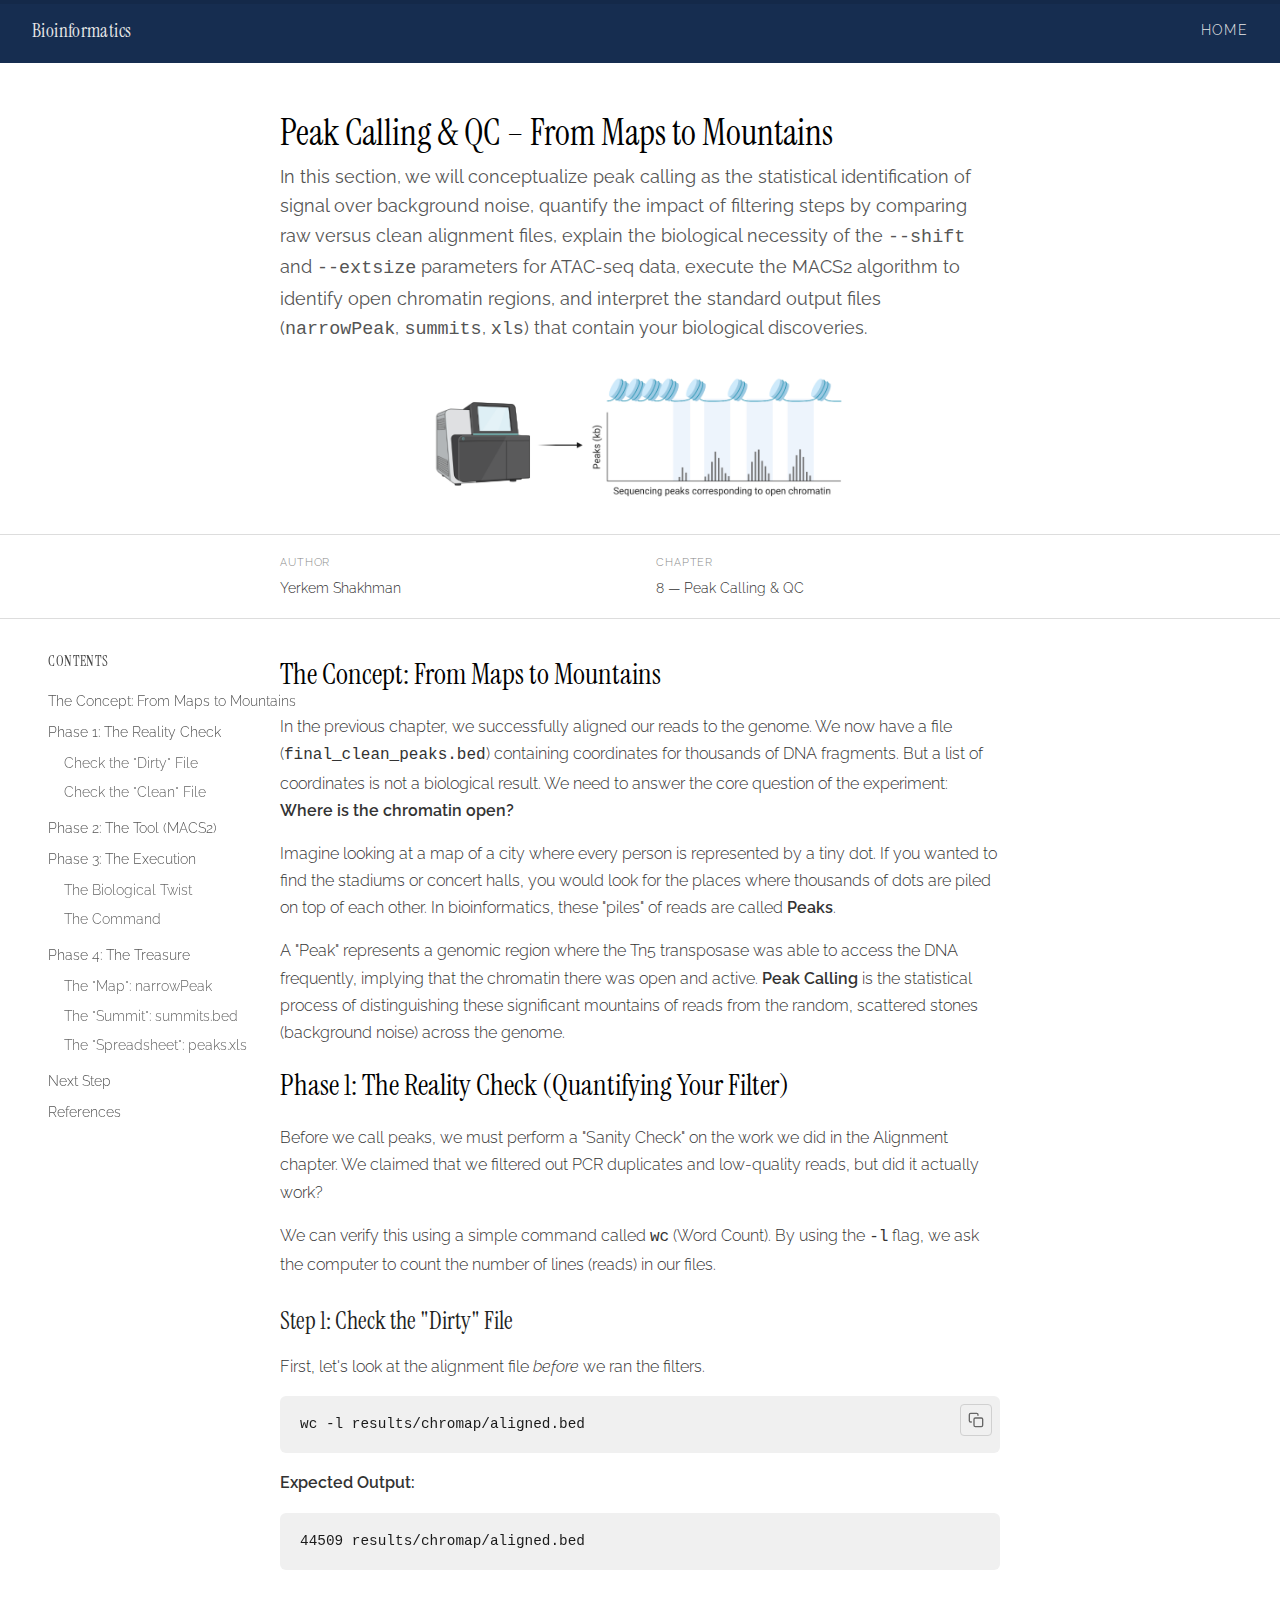
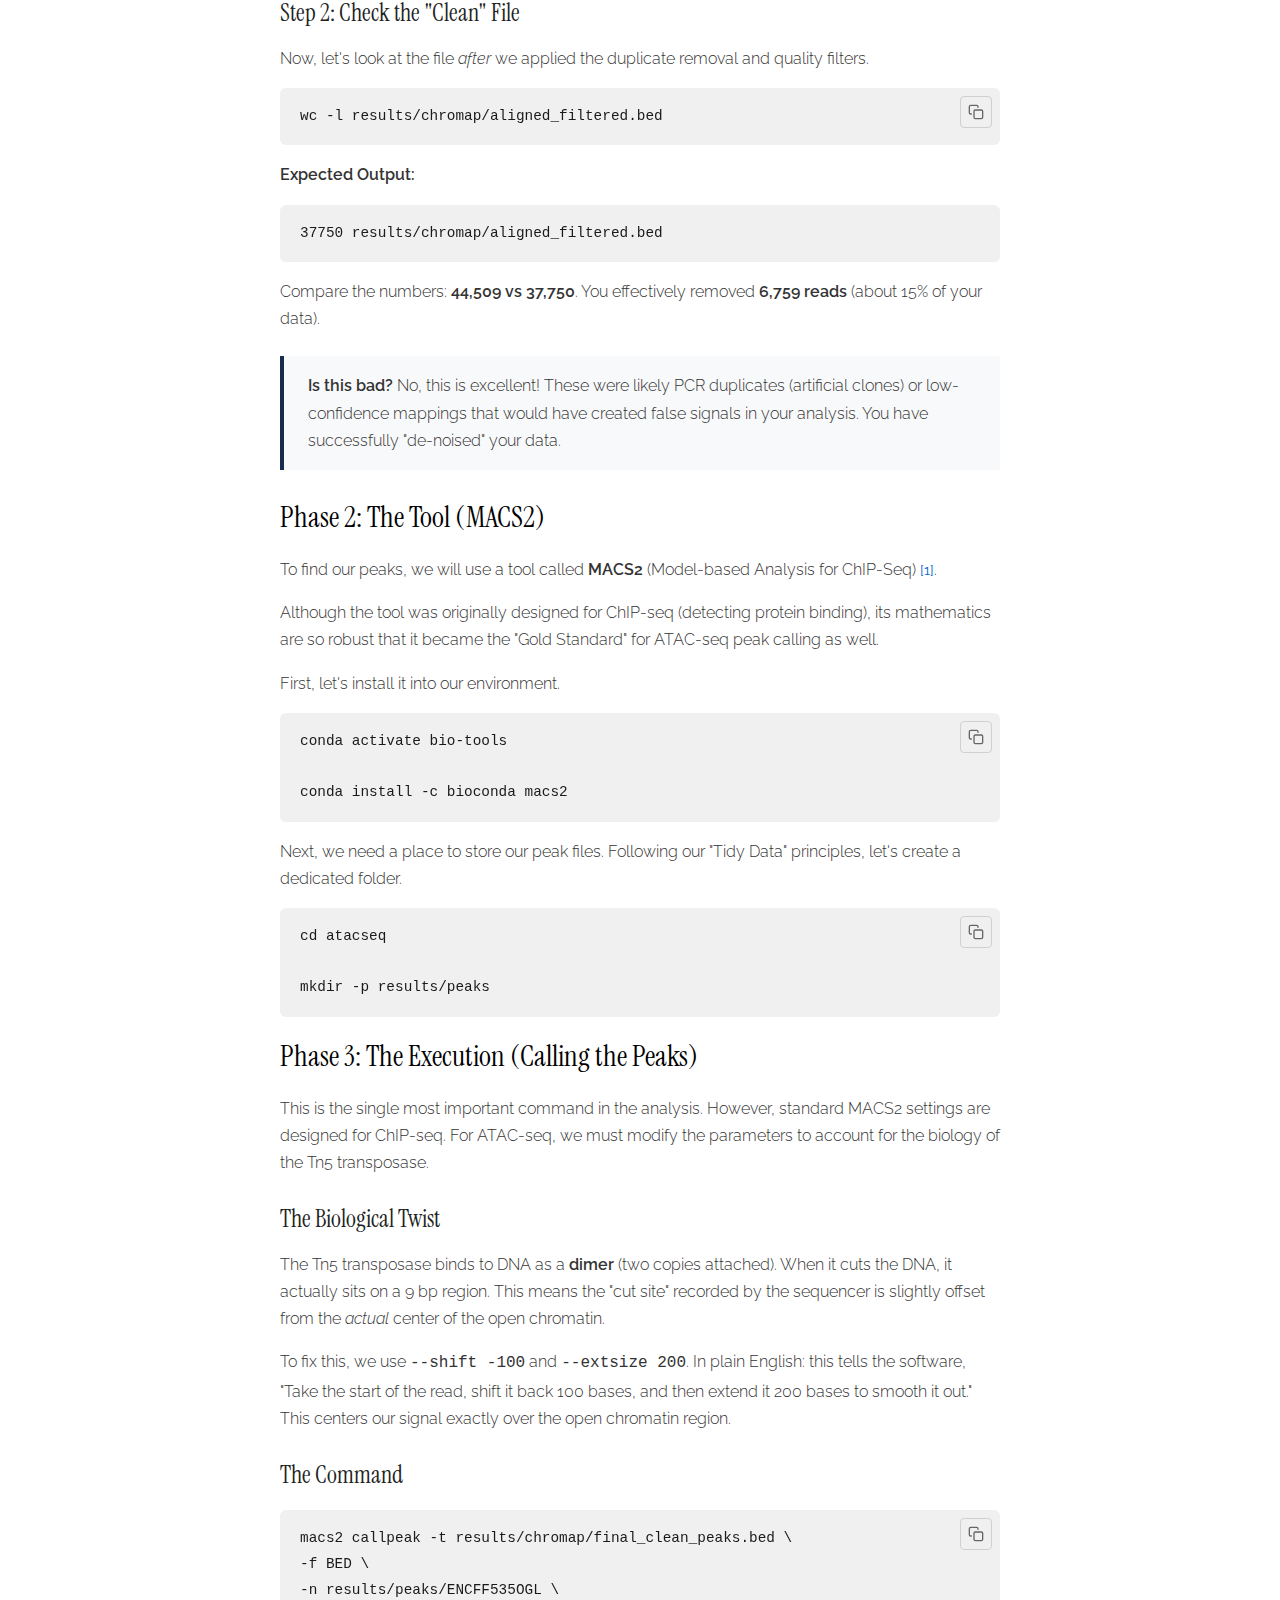
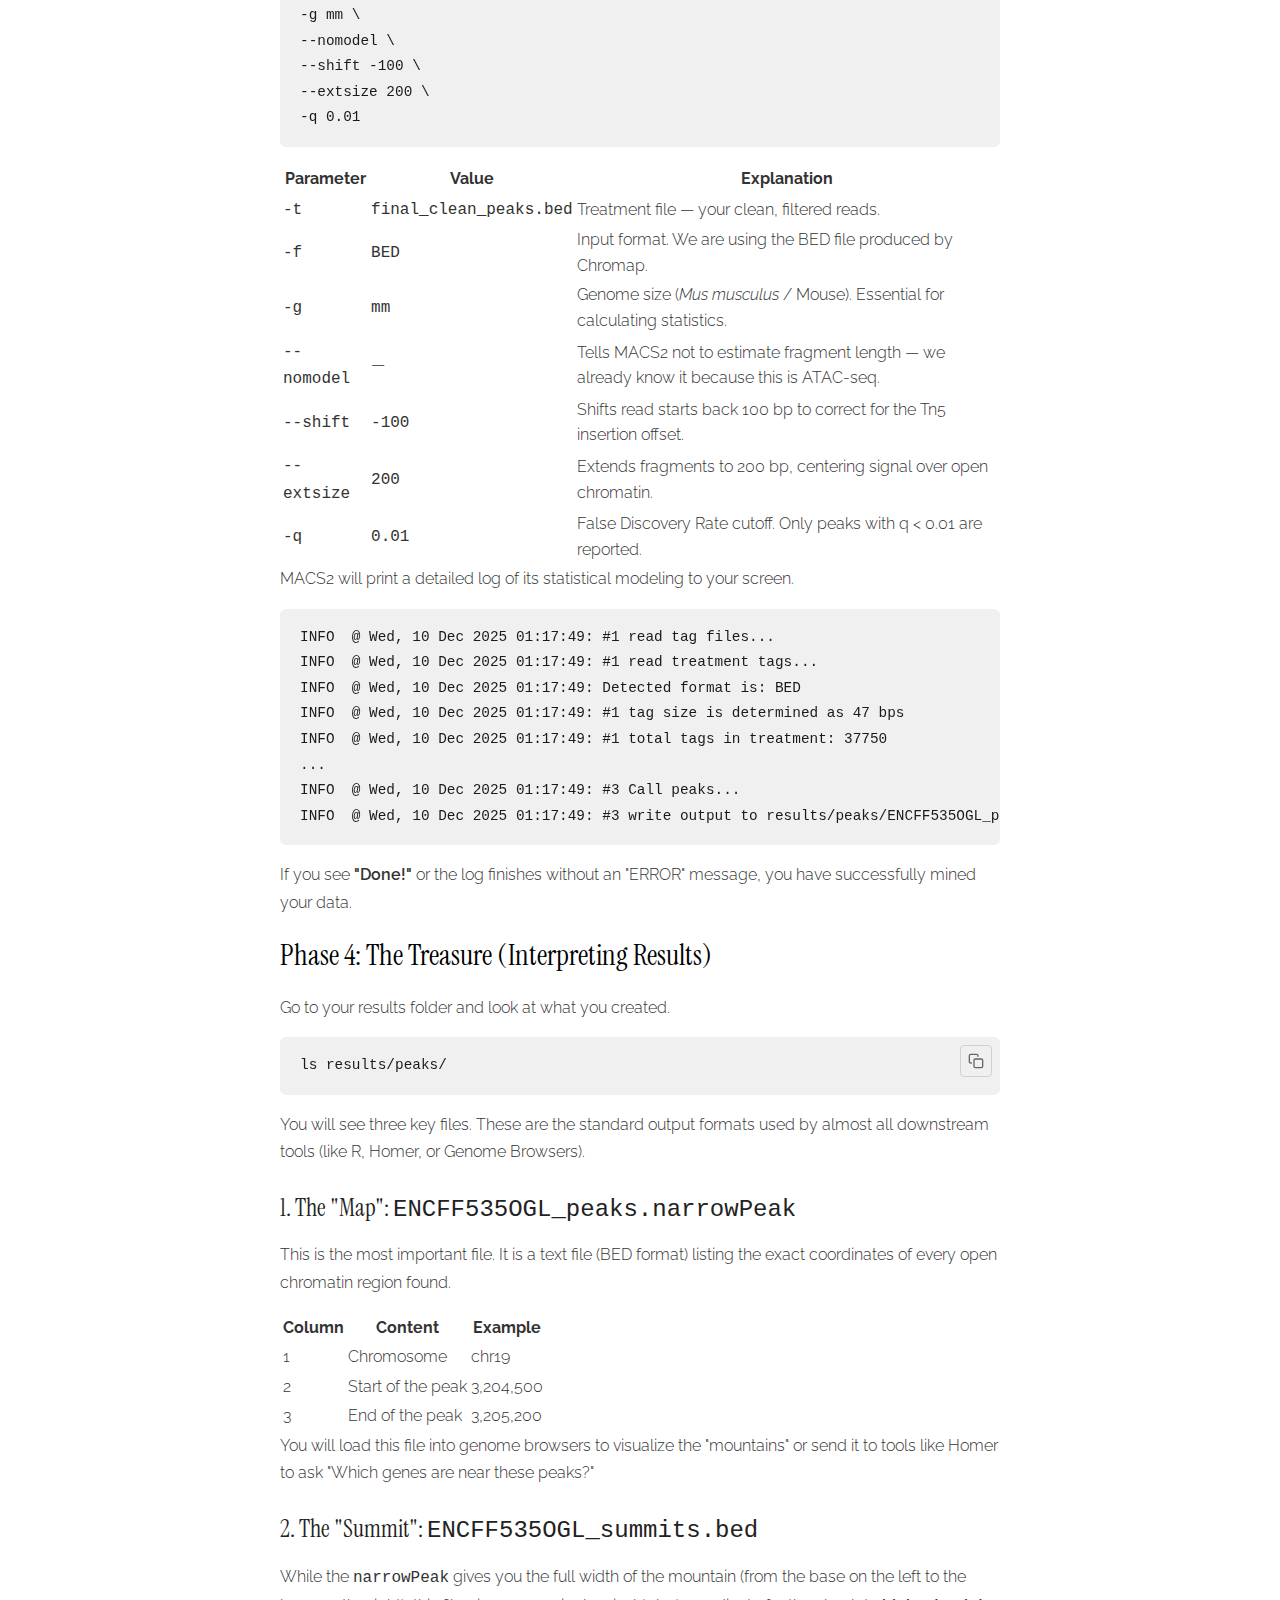
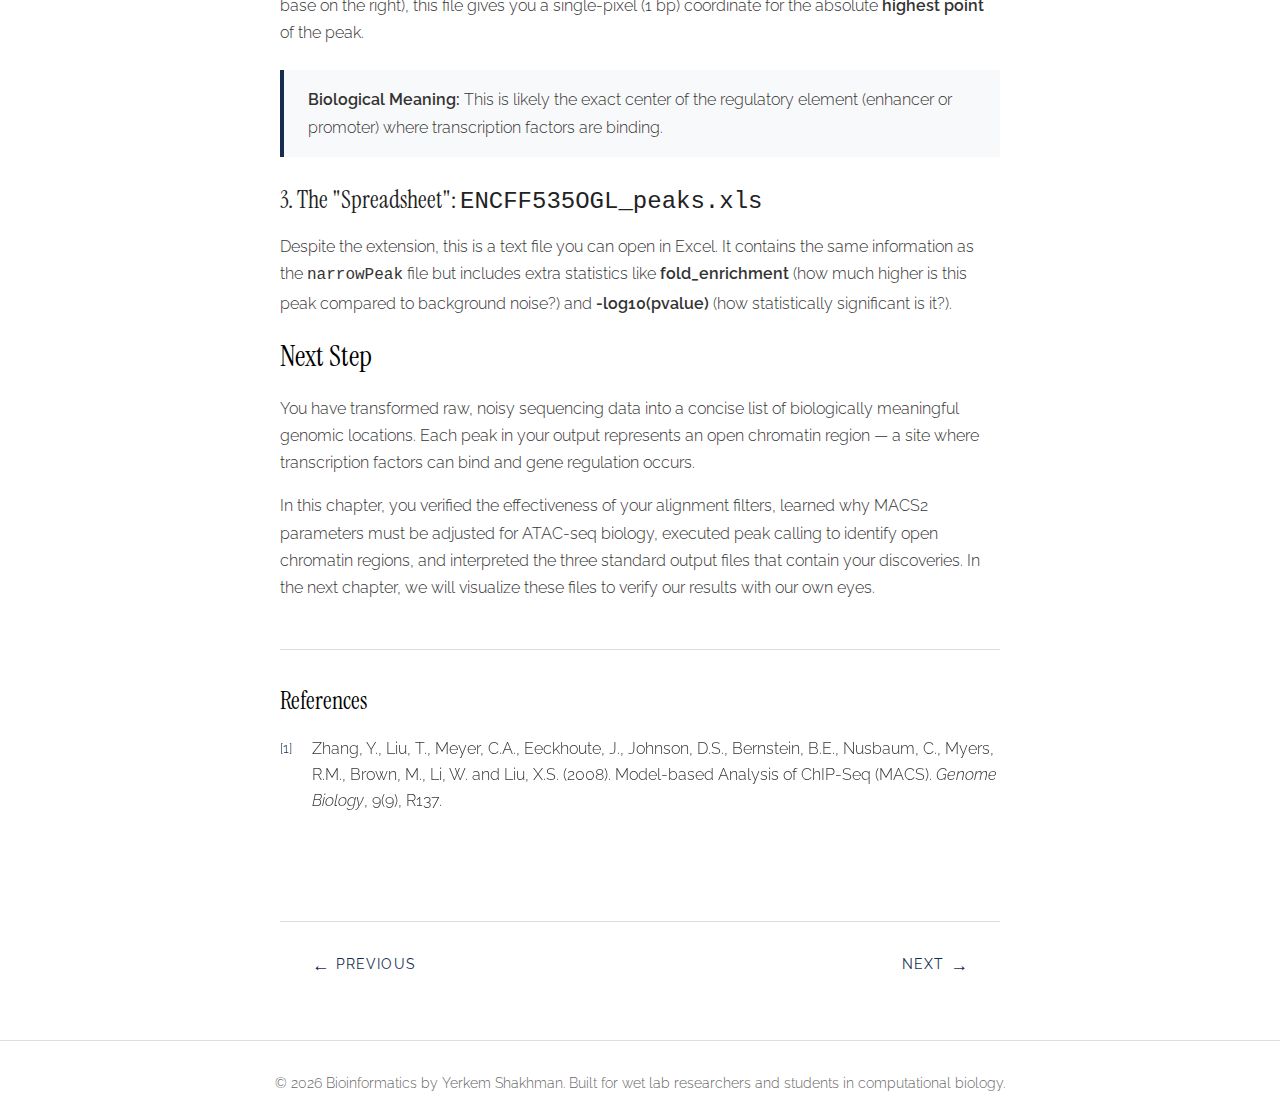
<file: chapters/chapter_8.html>
<!DOCTYPE html>
<html lang="en">
<head>
  <meta charset="UTF-8">
  <meta name="viewport" content="width=device-width, initial-scale=1.0">
  <title>Peak Calling &amp; QC</title>
  <link rel="stylesheet" href="../style.css">
</head>
<body>
  <div class="scroll-progress-wrap"><div class="scroll-progress-bar"></div></div>

  <header class="site-header">
    <a href="../index.html" class="site-title">Bioinformatics</a>
    <nav class="site-nav">
      <a href="../index.html">Home</a>
    </nav>
  </header>

  <article class="blog-article">
    <header class="article-header">
      <h1 class="article-title">Peak Calling &amp; QC – From Maps to Mountains</h1>
      <p class="article-subtitle">In this section, we will conceptualize peak calling as the statistical identification of signal over background noise, quantify the impact of filtering steps by comparing raw versus clean alignment files, explain the biological necessity of the <code>--shift</code> and <code>--extsize</code> parameters for ATAC-seq data, execute the MACS2 algorithm to identify open chromatin regions, and interpret the standard output files (<code>narrowPeak</code>, <code>summits</code>, <code>xls</code>) that contain your biological discoveries.</p>
      <figure class="article-figure">
        <img src="../images/atac_seq.png" alt="ATAC-seq peak calling overview">
      </figure>
      <div class="article-meta">
        <div class="meta-column">
          <span class="meta-label">Author</span>
          <span class="meta-value">Yerkem Shakhman</span>
        </div>
        <div class="meta-column">
          <span class="meta-label">Chapter</span>
          <span class="meta-value">8 — Peak Calling &amp; QC</span>
        </div>
      </div>
    </header>

    <div class="article-body">
      <aside class="article-toc">
        <h2 class="toc-title">Contents</h2>
        <nav class="toc-nav">
          <ul class="toc-list">
            <li><a href="#the-concept">The Concept: From Maps to Mountains</a></li>
            <li>
              <a href="#reality-check">Phase 1: The Reality Check</a>
              <ul>
                <li><a href="#check-dirty">Check the "Dirty" File</a></li>
                <li><a href="#check-clean">Check the "Clean" File</a></li>
              </ul>
            </li>
            <li><a href="#the-tool">Phase 2: The Tool (MACS2)</a></li>
            <li>
              <a href="#execution">Phase 3: The Execution</a>
              <ul>
                <li><a href="#biological-twist">The Biological Twist</a></li>
                <li><a href="#the-command">The Command</a></li>
              </ul>
            </li>
            <li>
              <a href="#the-treasure">Phase 4: The Treasure</a>
              <ul>
                <li><a href="#narrowpeak">The "Map": narrowPeak</a></li>
                <li><a href="#summits">The "Summit": summits.bed</a></li>
                <li><a href="#spreadsheet">The "Spreadsheet": peaks.xls</a></li>
              </ul>
            </li>
            <li><a href="#summary">Next Step</a></li>
            <li><a href="#references">References</a></li>
          </ul>
        </nav>
      </aside>

      <div class="article-content">

        <section id="the-concept">
          <h2>The Concept: From Maps to Mountains</h2>
          <p>
            In the previous chapter, we successfully aligned our reads to the genome. We now have a file (<code>final_clean_peaks.bed</code>) containing coordinates for thousands of DNA fragments. But a list of coordinates is not a biological result. We need to answer the core question of the experiment: <strong>Where is the chromatin open?</strong>
          </p>
          <p>
            Imagine looking at a map of a city where every person is represented by a tiny dot. If you wanted to find the stadiums or concert halls, you would look for the places where thousands of dots are piled on top of each other. In bioinformatics, these "piles" of reads are called <strong>Peaks</strong>.
          </p>
          <p>
            A "Peak" represents a genomic region where the Tn5 transposase was able to access the DNA frequently, implying that the chromatin there was open and active. <strong>Peak Calling</strong> is the statistical process of distinguishing these significant mountains of reads from the random, scattered stones (background noise) across the genome.
          </p>
        </section>

        <section id="reality-check">
          <h2>Phase 1: The Reality Check (Quantifying Your Filter)</h2>
          <p>
            Before we call peaks, we must perform a "Sanity Check" on the work we did in the Alignment chapter. We claimed that we filtered out PCR duplicates and low-quality reads, but did it actually work?
          </p>
          <p>
            We can verify this using a simple command called <code>wc</code> (Word Count). By using the <code>-l</code> flag, we ask the computer to count the number of lines (reads) in our files.
          </p>

          <h3 id="check-dirty">Step 1: Check the "Dirty" File</h3>
          <p>
            First, let's look at the alignment file <em>before</em> we ran the filters.
          </p>
          <div class="code-cell">
            <button class="copy-btn" aria-label="Copy to clipboard">
              <svg viewBox="0 0 24 24" fill="none" stroke="currentColor" stroke-width="2" stroke-linecap="round" stroke-linejoin="round"><rect x="9" y="9" width="13" height="13" rx="2"/><path d="M5 15H4a2 2 0 0 1-2-2V4a2 2 0 0 1 2-2h9a2 2 0 0 1 2 2v1"/></svg>
            </button>
            <pre><code>wc -l results/chromap/aligned.bed</code></pre>
          </div>
          <p>
            <strong>Expected Output:</strong>
          </p>
          <div class="code-cell">
            <pre><code>44509 results/chromap/aligned.bed</code></pre>
          </div>

          <h3 id="check-clean">Step 2: Check the "Clean" File</h3>
          <p>
            Now, let's look at the file <em>after</em> we applied the duplicate removal and quality filters.
          </p>
          <div class="code-cell">
            <button class="copy-btn" aria-label="Copy to clipboard">
              <svg viewBox="0 0 24 24" fill="none" stroke="currentColor" stroke-width="2" stroke-linecap="round" stroke-linejoin="round"><rect x="9" y="9" width="13" height="13" rx="2"/><path d="M5 15H4a2 2 0 0 1-2-2V4a2 2 0 0 1 2-2h9a2 2 0 0 1 2 2v1"/></svg>
            </button>
            <pre><code>wc -l results/chromap/aligned_filtered.bed</code></pre>
          </div>
          <p>
            <strong>Expected Output:</strong>
          </p>
          <div class="code-cell">
            <pre><code>37750 results/chromap/aligned_filtered.bed</code></pre>
          </div>

          <p>
            Compare the numbers: <strong>44,509 vs 37,750</strong>. You effectively removed <strong>6,759 reads</strong> (about 15% of your data).
          </p>
          <blockquote>
            <p><strong>Is this bad?</strong> No, this is excellent! These were likely PCR duplicates (artificial clones) or low-confidence mappings that would have created false signals in your analysis. You have successfully "de-noised" your data.</p>
          </blockquote>
        </section>

        <section id="the-tool">
          <h2>Phase 2: The Tool (MACS2)</h2>
          <p>
            To find our peaks, we will use a tool called <strong>MACS2</strong> (Model-based Analysis for ChIP-Seq) <a href="#ref-1" class="footnote-ref">[1]</a>.
          </p>
          <p>
            Although the tool was originally designed for ChIP-seq (detecting protein binding), its mathematics are so robust that it became the "Gold Standard" for ATAC-seq peak calling as well.
          </p>
          <p>
            First, let's install it into our environment.
          </p>
          <div class="code-cell">
            <button class="copy-btn" aria-label="Copy to clipboard">
              <svg viewBox="0 0 24 24" fill="none" stroke="currentColor" stroke-width="2" stroke-linecap="round" stroke-linejoin="round"><rect x="9" y="9" width="13" height="13" rx="2"/><path d="M5 15H4a2 2 0 0 1-2-2V4a2 2 0 0 1 2-2h9a2 2 0 0 1 2 2v1"/></svg>
            </button>
            <pre><code>conda activate bio-tools

conda install -c bioconda macs2</code></pre>
          </div>
          <p>
            Next, we need a place to store our peak files. Following our "Tidy Data" principles, let's create a dedicated folder.
          </p>
          <div class="code-cell">
            <button class="copy-btn" aria-label="Copy to clipboard">
              <svg viewBox="0 0 24 24" fill="none" stroke="currentColor" stroke-width="2" stroke-linecap="round" stroke-linejoin="round"><rect x="9" y="9" width="13" height="13" rx="2"/><path d="M5 15H4a2 2 0 0 1-2-2V4a2 2 0 0 1 2-2h9a2 2 0 0 1 2 2v1"/></svg>
            </button>
            <pre><code>cd atacseq

mkdir -p results/peaks</code></pre>
          </div>
        </section>

        <section id="execution">
          <h2>Phase 3: The Execution (Calling the Peaks)</h2>
          <p>
            This is the single most important command in the analysis. However, standard MACS2 settings are designed for ChIP-seq. For ATAC-seq, we must modify the parameters to account for the biology of the Tn5 transposase.
          </p>

          <h3 id="biological-twist">The Biological Twist</h3>
          <p>
            The Tn5 transposase binds to DNA as a <strong>dimer</strong> (two copies attached). When it cuts the DNA, it actually sits on a 9 bp region. This means the "cut site" recorded by the sequencer is slightly offset from the <em>actual</em> center of the open chromatin.
          </p>
          <p>
            To fix this, we use <code>--shift -100</code> and <code>--extsize 200</code>. In plain English: this tells the software, "Take the start of the read, shift it back 100 bases, and then extend it 200 bases to smooth it out." This centers our signal exactly over the open chromatin region.
          </p>

          <h3 id="the-command">The Command</h3>
          <div class="code-cell">
            <button class="copy-btn" aria-label="Copy to clipboard">
              <svg viewBox="0 0 24 24" fill="none" stroke="currentColor" stroke-width="2" stroke-linecap="round" stroke-linejoin="round"><rect x="9" y="9" width="13" height="13" rx="2"/><path d="M5 15H4a2 2 0 0 1-2-2V4a2 2 0 0 1 2-2h9a2 2 0 0 1 2 2v1"/></svg>
            </button>
            <pre><code>macs2 callpeak -t results/chromap/final_clean_peaks.bed \
-f BED \
-n results/peaks/ENCFF535OGL \
-g mm \
--nomodel \
--shift -100 \
--extsize 200 \
-q 0.01</code></pre>
          </div>

          <table>
            <thead>
              <tr>
                <th>Parameter</th>
                <th>Value</th>
                <th>Explanation</th>
              </tr>
            </thead>
            <tbody>
              <tr>
                <td><code>-t</code></td>
                <td><code>final_clean_peaks.bed</code></td>
                <td>Treatment file — your clean, filtered reads.</td>
              </tr>
              <tr>
                <td><code>-f</code></td>
                <td><code>BED</code></td>
                <td>Input format. We are using the BED file produced by Chromap.</td>
              </tr>
              <tr>
                <td><code>-g</code></td>
                <td><code>mm</code></td>
                <td>Genome size (<em>Mus musculus</em> / Mouse). Essential for calculating statistics.</td>
              </tr>
              <tr>
                <td><code>--nomodel</code></td>
                <td>—</td>
                <td>Tells MACS2 not to estimate fragment length — we already know it because this is ATAC-seq.</td>
              </tr>
              <tr>
                <td><code>--shift</code></td>
                <td><code>-100</code></td>
                <td>Shifts read starts back 100 bp to correct for the Tn5 insertion offset.</td>
              </tr>
              <tr>
                <td><code>--extsize</code></td>
                <td><code>200</code></td>
                <td>Extends fragments to 200 bp, centering signal over open chromatin.</td>
              </tr>
              <tr>
                <td><code>-q</code></td>
                <td><code>0.01</code></td>
                <td>False Discovery Rate cutoff. Only peaks with q &lt; 0.01 are reported.</td>
              </tr>
            </tbody>
          </table>

          <p>
            MACS2 will print a detailed log of its statistical modeling to your screen.
          </p>
          <div class="code-cell">
            <pre><code>INFO  @ Wed, 10 Dec 2025 01:17:49: #1 read tag files...
INFO  @ Wed, 10 Dec 2025 01:17:49: #1 read treatment tags...
INFO  @ Wed, 10 Dec 2025 01:17:49: Detected format is: BED
INFO  @ Wed, 10 Dec 2025 01:17:49: #1 tag size is determined as 47 bps
INFO  @ Wed, 10 Dec 2025 01:17:49: #1 total tags in treatment: 37750
...
INFO  @ Wed, 10 Dec 2025 01:17:49: #3 Call peaks...
INFO  @ Wed, 10 Dec 2025 01:17:49: #3 write output to results/peaks/ENCFF535OGL_peaks.narrowPeak ...</code></pre>
          </div>
          <p>
            If you see <strong>"Done!"</strong> or the log finishes without an "ERROR" message, you have successfully mined your data.
          </p>
        </section>

        <section id="the-treasure">
          <h2>Phase 4: The Treasure (Interpreting Results)</h2>
          <p>
            Go to your results folder and look at what you created.
          </p>
          <div class="code-cell">
            <button class="copy-btn" aria-label="Copy to clipboard">
              <svg viewBox="0 0 24 24" fill="none" stroke="currentColor" stroke-width="2" stroke-linecap="round" stroke-linejoin="round"><rect x="9" y="9" width="13" height="13" rx="2"/><path d="M5 15H4a2 2 0 0 1-2-2V4a2 2 0 0 1 2-2h9a2 2 0 0 1 2 2v1"/></svg>
            </button>
            <pre><code>ls results/peaks/</code></pre>
          </div>
          <p>
            You will see three key files. These are the standard output formats used by almost all downstream tools (like R, Homer, or Genome Browsers).
          </p>

          <h3 id="narrowpeak">1. The "Map": <code>ENCFF535OGL_peaks.narrowPeak</code></h3>
          <p>
            This is the most important file. It is a text file (BED format) listing the exact coordinates of every open chromatin region found.
          </p>
          <table>
            <thead>
              <tr>
                <th>Column</th>
                <th>Content</th>
                <th>Example</th>
              </tr>
            </thead>
            <tbody>
              <tr>
                <td>1</td>
                <td>Chromosome</td>
                <td>chr19</td>
              </tr>
              <tr>
                <td>2</td>
                <td>Start of the peak</td>
                <td>3,204,500</td>
              </tr>
              <tr>
                <td>3</td>
                <td>End of the peak</td>
                <td>3,205,200</td>
              </tr>
            </tbody>
          </table>
          <p>
            You will load this file into genome browsers to visualize the "mountains" or send it to tools like Homer to ask "Which genes are near these peaks?"
          </p>

          <h3 id="summits">2. The "Summit": <code>ENCFF535OGL_summits.bed</code></h3>
          <p>
            While the <code>narrowPeak</code> gives you the full width of the mountain (from the base on the left to the base on the right), this file gives you a single-pixel (1 bp) coordinate for the absolute <strong>highest point</strong> of the peak.
          </p>
          <blockquote>
            <p><strong>Biological Meaning:</strong> This is likely the exact center of the regulatory element (enhancer or promoter) where transcription factors are binding.</p>
          </blockquote>

          <h3 id="spreadsheet">3. The "Spreadsheet": <code>ENCFF535OGL_peaks.xls</code></h3>
          <p>
            Despite the extension, this is a text file you can open in Excel. It contains the same information as the <code>narrowPeak</code> file but includes extra statistics like <strong>fold_enrichment</strong> (how much higher is this peak compared to background noise?) and <strong>-log10(pvalue)</strong> (how statistically significant is it?).
          </p>
        </section>

        <section id="summary">
          <h2>Next Step</h2>
          <p>
            You have transformed raw, noisy sequencing data into a concise list of biologically meaningful genomic locations. Each peak in your output represents an open chromatin region — a site where transcription factors can bind and gene regulation occurs.
          </p>
          <p>
            In this chapter, you verified the effectiveness of your alignment filters, learned why MACS2 parameters must be adjusted for ATAC-seq biology, executed peak calling to identify open chromatin regions, and interpreted the three standard output files that contain your discoveries. In the next chapter, we will visualize these files to verify our results with our own eyes.
          </p>
        </section>

        <section id="references" class="references">
          <h2>References</h2>
          <ol>
            <li id="ref-1">Zhang, Y., Liu, T., Meyer, C.A., Eeckhoute, J., Johnson, D.S., Bernstein, B.E., Nusbaum, C., Myers, R.M., Brown, M., Li, W. and Liu, X.S. (2008). Model-based Analysis of ChIP-Seq (MACS). <em>Genome Biology</em>, 9(9), R137.</li>
          </ol>
        </section>
      </div>
    </div>
  </article>

  <nav class="chapter-nav">
    <a href="chapter_7.html">
      <span class="nav-arrow">&larr;</span>
      <span class="nav-direction">Previous</span>
    </a>
    <a href="chapter_9.html">
      <span class="nav-direction">Next</span>
      <span class="nav-arrow">&rarr;</span>
    </a>
  </nav>

  <footer class="site-footer">
    <p>&copy; 2026 Bioinformatics by Yerkem Shakhman. Built for wet lab researchers and students in computational biology.</p>
  </footer>

  <script src="blog-post-ui.js"></script>
</body>
</html>
</file>
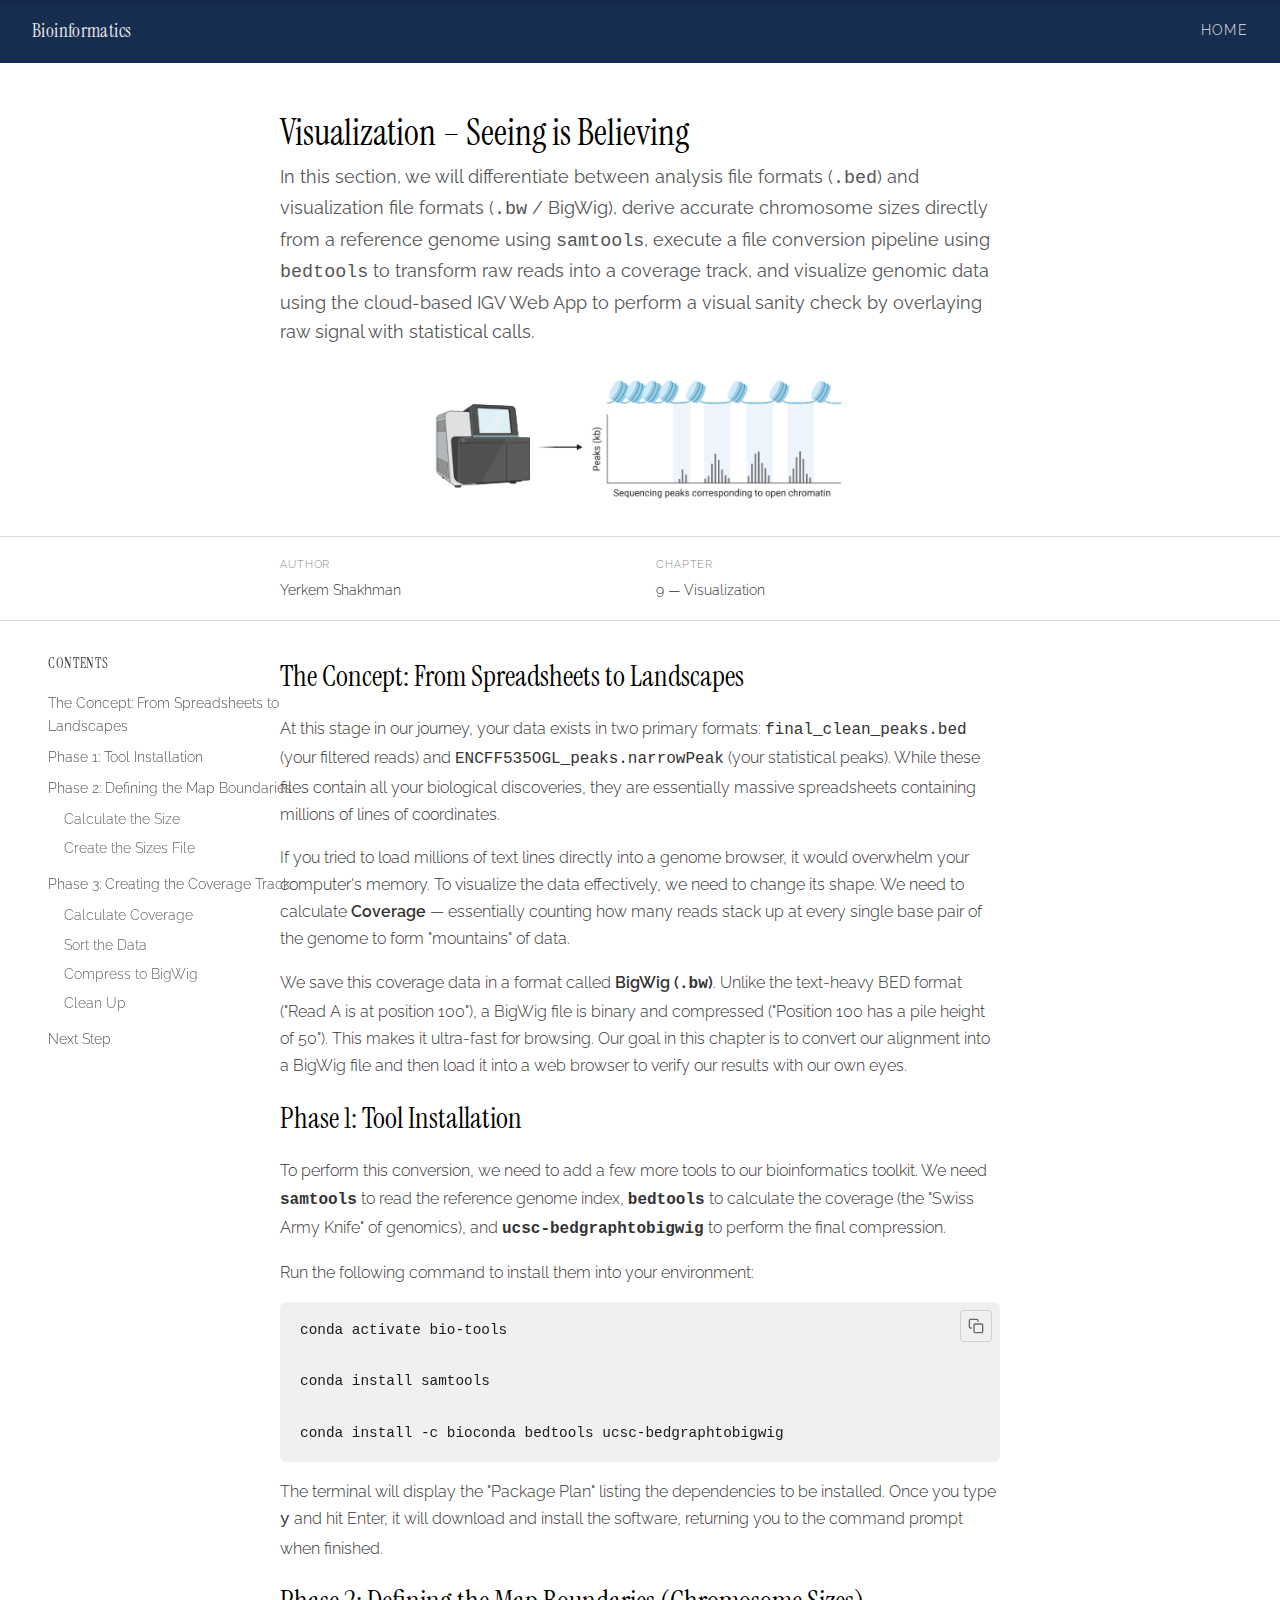
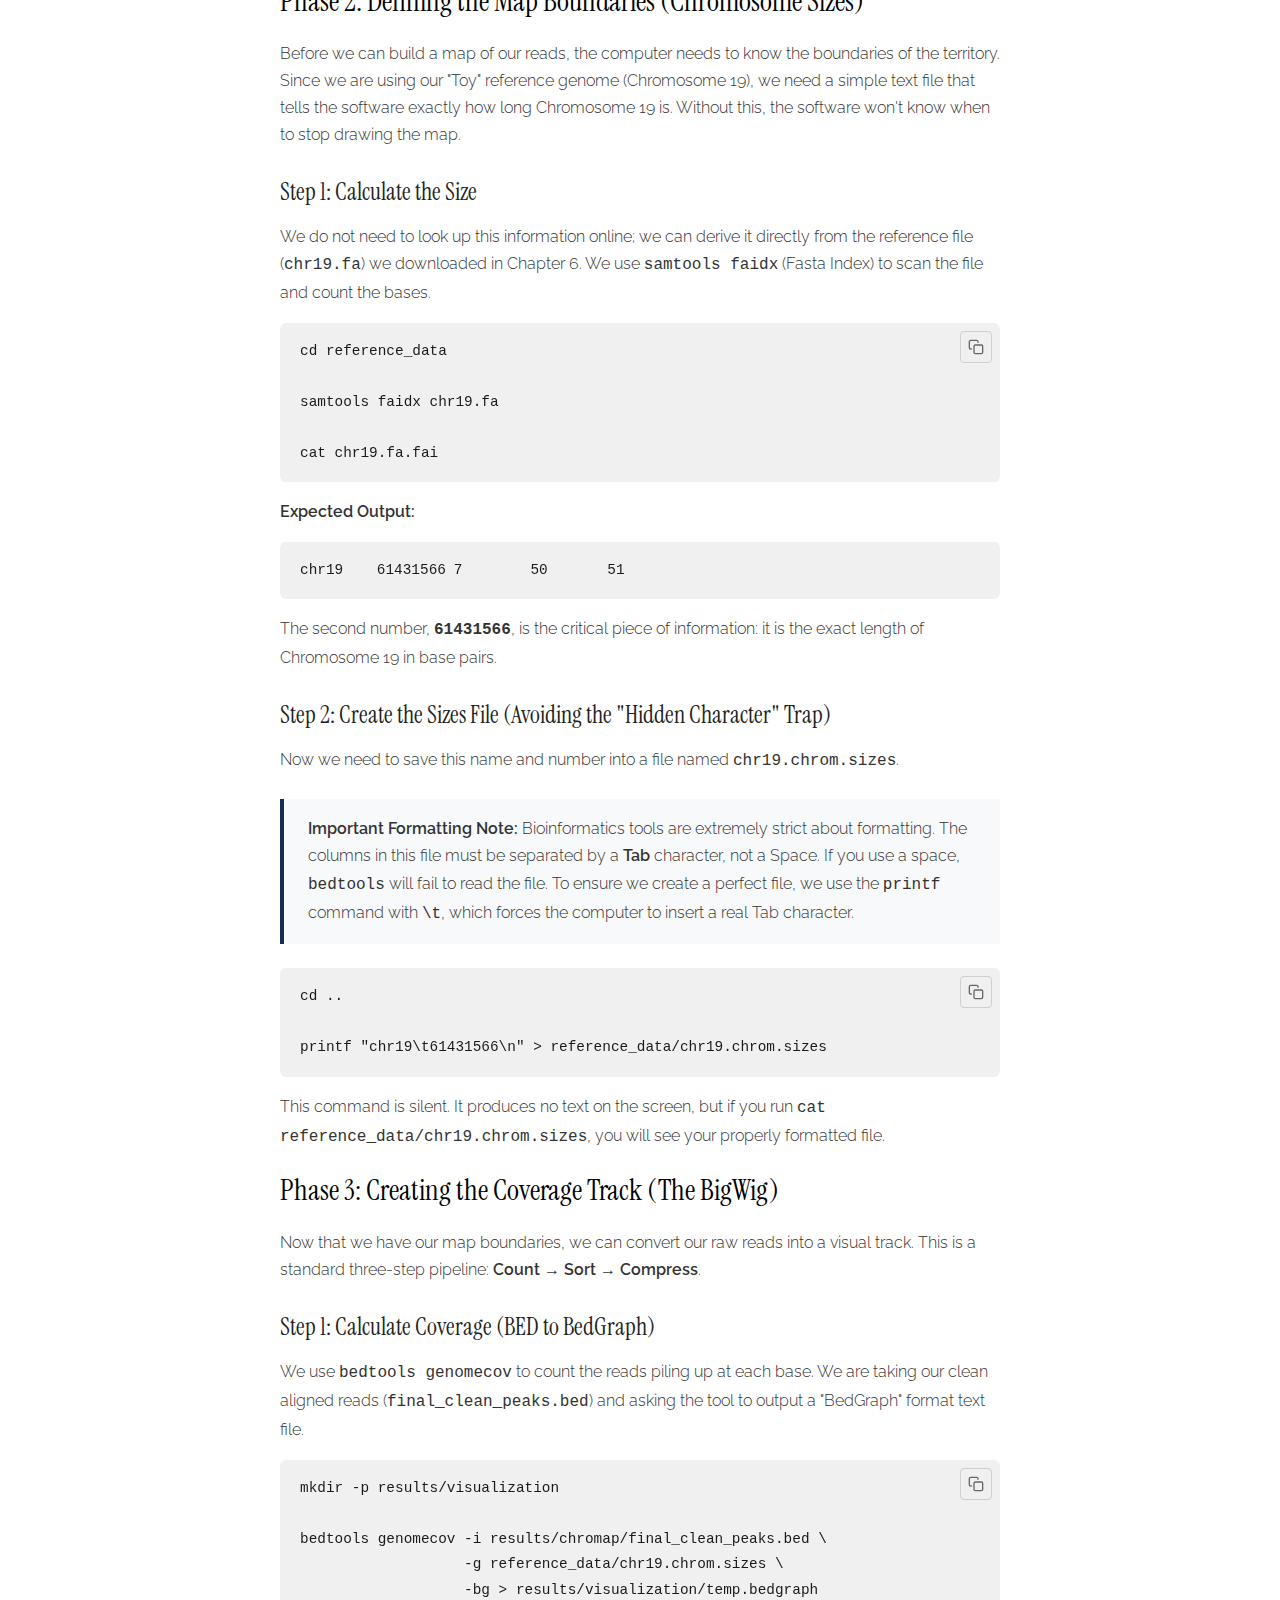
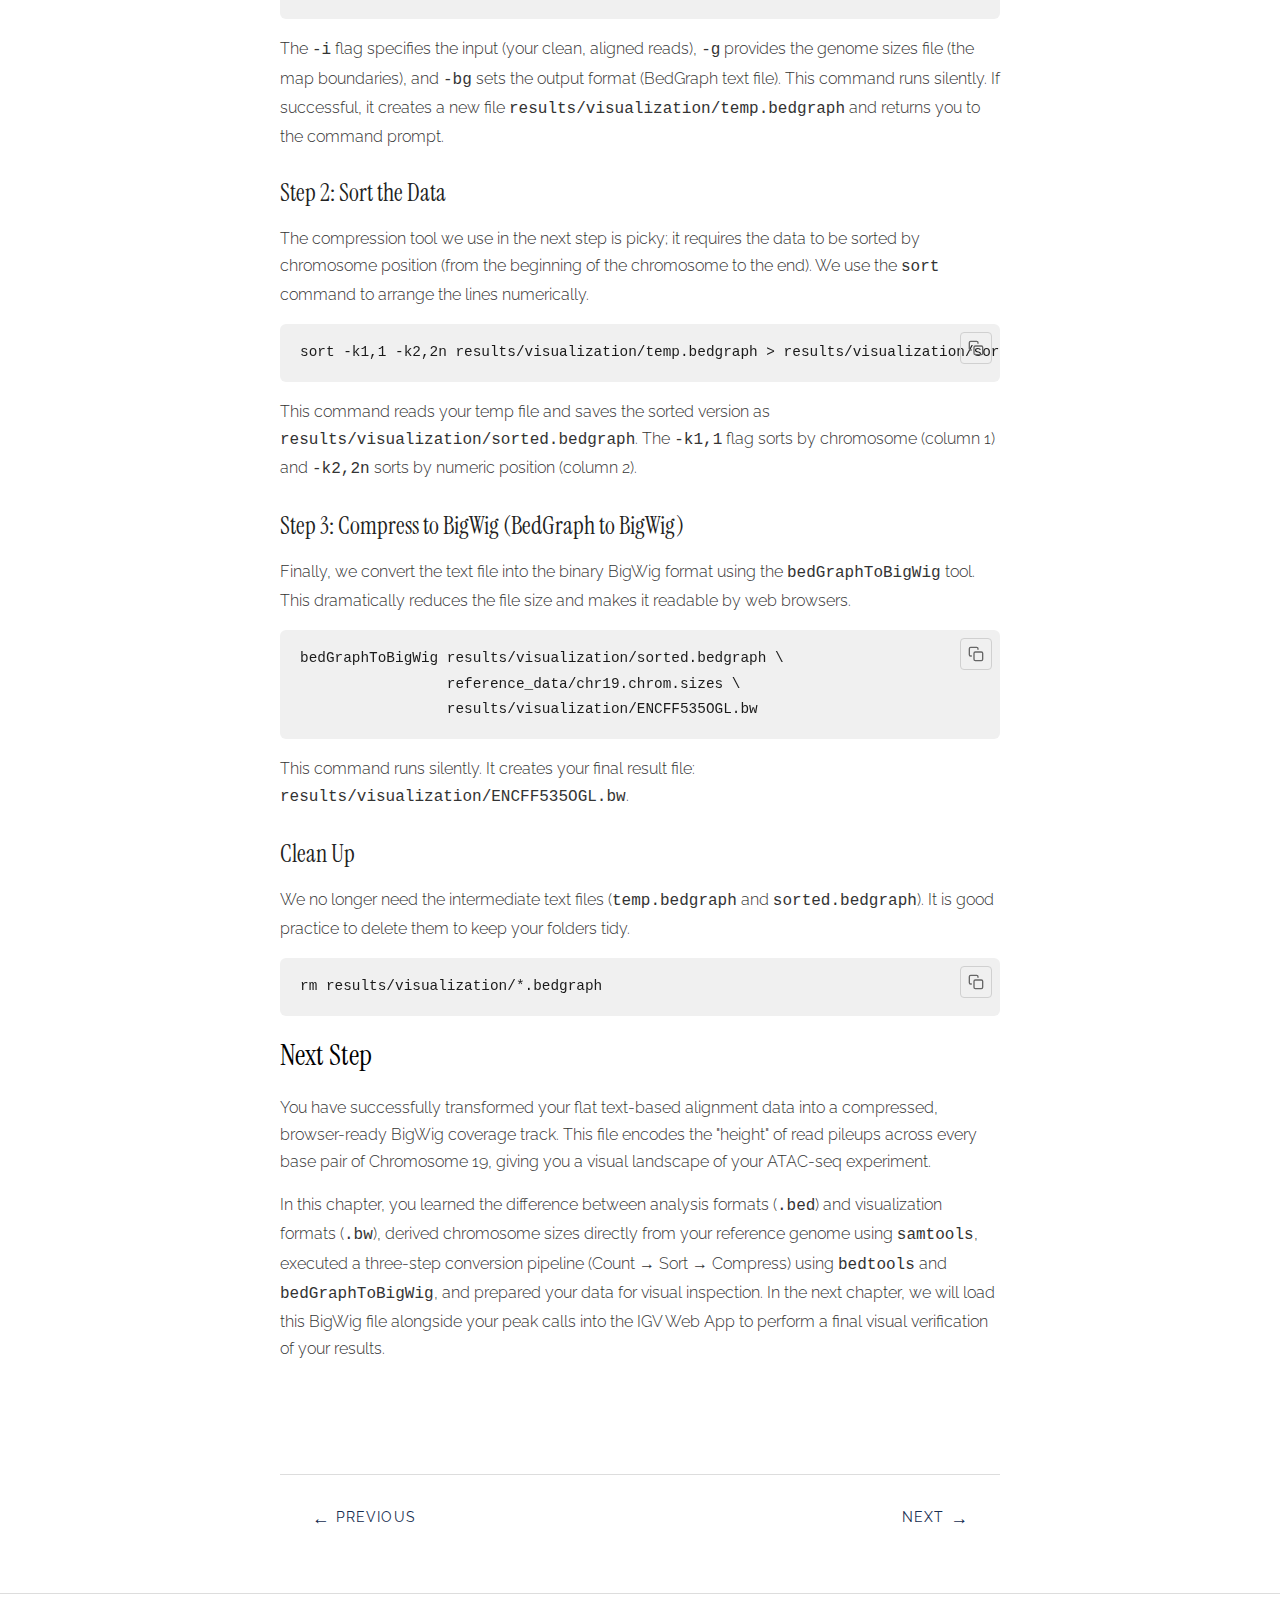
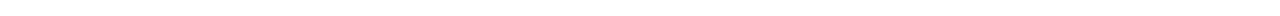
<file: chapters/chapter_9.html>
<!DOCTYPE html>
<html lang="en">
<head>
  <meta charset="UTF-8">
  <meta name="viewport" content="width=device-width, initial-scale=1.0">
  <title>Visualization – Seeing is Believing</title>
  <link rel="stylesheet" href="../style.css">
</head>
<body>
  <div class="scroll-progress-wrap"><div class="scroll-progress-bar"></div></div>

  <header class="site-header">
    <a href="../index.html" class="site-title">Bioinformatics</a>
    <nav class="site-nav">
      <a href="../index.html">Home</a>
    </nav>
  </header>

  <article class="blog-article">
    <header class="article-header">
      <h1 class="article-title">Visualization – Seeing is Believing</h1>
      <p class="article-subtitle">In this section, we will differentiate between analysis file formats (<code>.bed</code>) and visualization file formats (<code>.bw</code> / BigWig), derive accurate chromosome sizes directly from a reference genome using <code>samtools</code>, execute a file conversion pipeline using <code>bedtools</code> to transform raw reads into a coverage track, and visualize genomic data using the cloud-based IGV Web App to perform a visual sanity check by overlaying raw signal with statistical calls.</p>
      <figure class="article-figure">
        <img src="../images/atac_seq.png" alt="Visualization of ATAC-seq coverage tracks">
      </figure>
      <div class="article-meta">
        <div class="meta-column">
          <span class="meta-label">Author</span>
          <span class="meta-value">Yerkem Shakhman</span>
        </div>
        <div class="meta-column">
          <span class="meta-label">Chapter</span>
          <span class="meta-value">9 — Visualization</span>
        </div>
      </div>
    </header>

    <div class="article-body">
      <aside class="article-toc">
        <h2 class="toc-title">Contents</h2>
        <nav class="toc-nav">
          <ul class="toc-list">
            <li><a href="#the-concept">The Concept: From Spreadsheets to Landscapes</a></li>
            <li><a href="#phase-1">Phase 1: Tool Installation</a></li>
            <li>
              <a href="#phase-2">Phase 2: Defining the Map Boundaries</a>
              <ul>
                <li><a href="#calculate-size">Calculate the Size</a></li>
                <li><a href="#create-sizes-file">Create the Sizes File</a></li>
              </ul>
            </li>
            <li>
              <a href="#phase-3">Phase 3: Creating the Coverage Track</a>
              <ul>
                <li><a href="#bed-to-bedgraph">Calculate Coverage</a></li>
                <li><a href="#sort-data">Sort the Data</a></li>
                <li><a href="#compress-bigwig">Compress to BigWig</a></li>
                <li><a href="#clean-up">Clean Up</a></li>
              </ul>
            </li>
            <li><a href="#summary">Next Step</a></li>
          </ul>
        </nav>
      </aside>

      <div class="article-content">

        <section id="the-concept">
          <h2>The Concept: From Spreadsheets to Landscapes</h2>
          <p>
            At this stage in our journey, your data exists in two primary formats: <code>final_clean_peaks.bed</code> (your filtered reads) and <code>ENCFF535OGL_peaks.narrowPeak</code> (your statistical peaks). While these files contain all your biological discoveries, they are essentially massive spreadsheets containing millions of lines of coordinates.
          </p>
          <p>
            If you tried to load millions of text lines directly into a genome browser, it would overwhelm your computer's memory. To visualize the data effectively, we need to change its shape. We need to calculate <strong>Coverage</strong> — essentially counting how many reads stack up at every single base pair of the genome to form "mountains" of data.
          </p>
          <p>
            We save this coverage data in a format called <strong>BigWig (<code>.bw</code>)</strong>. Unlike the text-heavy BED format ("Read A is at position 100"), a BigWig file is binary and compressed ("Position 100 has a pile height of 50"). This makes it ultra-fast for browsing. Our goal in this chapter is to convert our alignment into a BigWig file and then load it into a web browser to verify our results with our own eyes.
          </p>
        </section>

        <section id="phase-1">
          <h2>Phase 1: Tool Installation</h2>
          <p>
            To perform this conversion, we need to add a few more tools to our bioinformatics toolkit. We need <strong><code>samtools</code></strong> to read the reference genome index, <strong><code>bedtools</code></strong> to calculate the coverage (the "Swiss Army Knife" of genomics), and <strong><code>ucsc-bedgraphtobigwig</code></strong> to perform the final compression.
          </p>
          <p>Run the following command to install them into your environment:</p>
          <div class="code-cell">
            <button class="copy-btn" aria-label="Copy to clipboard">
              <svg viewBox="0 0 24 24" fill="none" stroke="currentColor" stroke-width="2" stroke-linecap="round" stroke-linejoin="round"><rect x="9" y="9" width="13" height="13" rx="2"/><path d="M5 15H4a2 2 0 0 1-2-2V4a2 2 0 0 1 2-2h9a2 2 0 0 1 2 2v1"/></svg>
            </button>
            <pre><code>conda activate bio-tools

conda install samtools

conda install -c bioconda bedtools ucsc-bedgraphtobigwig</code></pre>
          </div>
          <p>
            The terminal will display the "Package Plan" listing the dependencies to be installed. Once you type <code>y</code> and hit Enter, it will download and install the software, returning you to the command prompt when finished.
          </p>
        </section>

        <section id="phase-2">
          <h2>Phase 2: Defining the Map Boundaries (Chromosome Sizes)</h2>
          <p>
            Before we can build a map of our reads, the computer needs to know the boundaries of the territory. Since we are using our "Toy" reference genome (Chromosome 19), we need a simple text file that tells the software exactly how long Chromosome 19 is. Without this, the software won't know when to stop drawing the map.
          </p>

          <h3 id="calculate-size">Step 1: Calculate the Size</h3>
          <p>
            We do not need to look up this information online; we can derive it directly from the reference file (<code>chr19.fa</code>) we downloaded in Chapter 6. We use <code>samtools faidx</code> (Fasta Index) to scan the file and count the bases.
          </p>
          <div class="code-cell">
            <button class="copy-btn" aria-label="Copy to clipboard">
              <svg viewBox="0 0 24 24" fill="none" stroke="currentColor" stroke-width="2" stroke-linecap="round" stroke-linejoin="round"><rect x="9" y="9" width="13" height="13" rx="2"/><path d="M5 15H4a2 2 0 0 1-2-2V4a2 2 0 0 1 2-2h9a2 2 0 0 1 2 2v1"/></svg>
            </button>
            <pre><code>cd reference_data

samtools faidx chr19.fa

cat chr19.fa.fai</code></pre>
          </div>
          <p>
            <strong>Expected Output:</strong>
          </p>
          <div class="code-cell">
            <pre><code>chr19	61431566	7	50	51</code></pre>
          </div>
          <p>
            The second number, <strong><code>61431566</code></strong>, is the critical piece of information: it is the exact length of Chromosome 19 in base pairs.
          </p>

          <h3 id="create-sizes-file">Step 2: Create the Sizes File (Avoiding the "Hidden Character" Trap)</h3>
          <p>Now we need to save this name and number into a file named <code>chr19.chrom.sizes</code>.</p>
          <blockquote>
            <p><strong>Important Formatting Note:</strong> Bioinformatics tools are extremely strict about formatting. The columns in this file must be separated by a <strong>Tab</strong> character, not a Space. If you use a space, <code>bedtools</code> will fail to read the file. To ensure we create a perfect file, we use the <code>printf</code> command with <code>\t</code>, which forces the computer to insert a real Tab character.</p>
          </blockquote>
          <div class="code-cell">
            <button class="copy-btn" aria-label="Copy to clipboard">
              <svg viewBox="0 0 24 24" fill="none" stroke="currentColor" stroke-width="2" stroke-linecap="round" stroke-linejoin="round"><rect x="9" y="9" width="13" height="13" rx="2"/><path d="M5 15H4a2 2 0 0 1-2-2V4a2 2 0 0 1 2-2h9a2 2 0 0 1 2 2v1"/></svg>
            </button>
            <pre><code>cd ..

printf "chr19\t61431566\n" > reference_data/chr19.chrom.sizes</code></pre>
          </div>
          <p>
            This command is silent. It produces no text on the screen, but if you run <code>cat reference_data/chr19.chrom.sizes</code>, you will see your properly formatted file.
          </p>
        </section>

        <section id="phase-3">
          <h2>Phase 3: Creating the Coverage Track (The BigWig)</h2>
          <p>
            Now that we have our map boundaries, we can convert our raw reads into a visual track. This is a standard three-step pipeline: <strong>Count → Sort → Compress</strong>.
          </p>

          <h3 id="bed-to-bedgraph">Step 1: Calculate Coverage (BED to BedGraph)</h3>
          <p>
            We use <code>bedtools genomecov</code> to count the reads piling up at each base. We are taking our clean aligned reads (<code>final_clean_peaks.bed</code>) and asking the tool to output a "BedGraph" format text file.
          </p>
          <div class="code-cell">
            <button class="copy-btn" aria-label="Copy to clipboard">
              <svg viewBox="0 0 24 24" fill="none" stroke="currentColor" stroke-width="2" stroke-linecap="round" stroke-linejoin="round"><rect x="9" y="9" width="13" height="13" rx="2"/><path d="M5 15H4a2 2 0 0 1-2-2V4a2 2 0 0 1 2-2h9a2 2 0 0 1 2 2v1"/></svg>
            </button>
            <pre><code>mkdir -p results/visualization

bedtools genomecov -i results/chromap/final_clean_peaks.bed \
                   -g reference_data/chr19.chrom.sizes \
                   -bg > results/visualization/temp.bedgraph</code></pre>
          </div>
          <p>
            The <code>-i</code> flag specifies the input (your clean, aligned reads), <code>-g</code> provides the genome sizes file (the map boundaries), and <code>-bg</code> sets the output format (BedGraph text file). This command runs silently. If successful, it creates a new file <code>results/visualization/temp.bedgraph</code> and returns you to the command prompt.
          </p>

          <h3 id="sort-data">Step 2: Sort the Data</h3>
          <p>
            The compression tool we use in the next step is picky; it requires the data to be sorted by chromosome position (from the beginning of the chromosome to the end). We use the <code>sort</code> command to arrange the lines numerically.
          </p>
          <div class="code-cell">
            <button class="copy-btn" aria-label="Copy to clipboard">
              <svg viewBox="0 0 24 24" fill="none" stroke="currentColor" stroke-width="2" stroke-linecap="round" stroke-linejoin="round"><rect x="9" y="9" width="13" height="13" rx="2"/><path d="M5 15H4a2 2 0 0 1-2-2V4a2 2 0 0 1 2-2h9a2 2 0 0 1 2 2v1"/></svg>
            </button>
            <pre><code>sort -k1,1 -k2,2n results/visualization/temp.bedgraph > results/visualization/sorted.bedgraph</code></pre>
          </div>
          <p>
            This command reads your temp file and saves the sorted version as <code>results/visualization/sorted.bedgraph</code>. The <code>-k1,1</code> flag sorts by chromosome (column 1) and <code>-k2,2n</code> sorts by numeric position (column 2).
          </p>

          <h3 id="compress-bigwig">Step 3: Compress to BigWig (BedGraph to BigWig)</h3>
          <p>
            Finally, we convert the text file into the binary BigWig format using the <code>bedGraphToBigWig</code> tool. This dramatically reduces the file size and makes it readable by web browsers.
          </p>
          <div class="code-cell">
            <button class="copy-btn" aria-label="Copy to clipboard">
              <svg viewBox="0 0 24 24" fill="none" stroke="currentColor" stroke-width="2" stroke-linecap="round" stroke-linejoin="round"><rect x="9" y="9" width="13" height="13" rx="2"/><path d="M5 15H4a2 2 0 0 1-2-2V4a2 2 0 0 1 2-2h9a2 2 0 0 1 2 2v1"/></svg>
            </button>
            <pre><code>bedGraphToBigWig results/visualization/sorted.bedgraph \
                 reference_data/chr19.chrom.sizes \
                 results/visualization/ENCFF535OGL.bw</code></pre>
          </div>
          <p>
            This command runs silently. It creates your final result file: <code>results/visualization/ENCFF535OGL.bw</code>.
          </p>

          <h3 id="clean-up">Clean Up</h3>
          <p>
            We no longer need the intermediate text files (<code>temp.bedgraph</code> and <code>sorted.bedgraph</code>). It is good practice to delete them to keep your folders tidy.
          </p>
          <div class="code-cell">
            <button class="copy-btn" aria-label="Copy to clipboard">
              <svg viewBox="0 0 24 24" fill="none" stroke="currentColor" stroke-width="2" stroke-linecap="round" stroke-linejoin="round"><rect x="9" y="9" width="13" height="13" rx="2"/><path d="M5 15H4a2 2 0 0 1-2-2V4a2 2 0 0 1 2-2h9a2 2 0 0 1 2 2v1"/></svg>
            </button>
            <pre><code>rm results/visualization/*.bedgraph</code></pre>
          </div>
        </section>

        <section id="summary">
          <h2>Next Step</h2>
          <p>
            You have successfully transformed your flat text-based alignment data into a compressed, browser-ready BigWig coverage track. This file encodes the "height" of read pileups across every base pair of Chromosome 19, giving you a visual landscape of your ATAC-seq experiment.
          </p>
          <p>
            In this chapter, you learned the difference between analysis formats (<code>.bed</code>) and visualization formats (<code>.bw</code>), derived chromosome sizes directly from your reference genome using <code>samtools</code>, executed a three-step conversion pipeline (Count → Sort → Compress) using <code>bedtools</code> and <code>bedGraphToBigWig</code>, and prepared your data for visual inspection. In the next chapter, we will load this BigWig file alongside your peak calls into the IGV Web App to perform a final visual verification of your results.
          </p>
        </section>
      </div>
    </div>
  </article>

  <nav class="chapter-nav">
    <a href="chapter_8.html">
      <span class="nav-arrow">&larr;</span>
      <span class="nav-direction">Previous</span>
    </a>
    <a href="chapter_10.html">
      <span class="nav-direction">Next</span>
      <span class="nav-arrow">&rarr;</span>
    </a>
  </nav>

  <footer class="site-footer">
    <p>&copy; 2026 Bioinformatics by Yerkem Shakhman. Built for wet lab researchers and students in computational biology.</p>
  </footer>

  <script src="blog-post-ui.js"></script>
</body>
</html>
</file>
<file: style.css>
@import url('https://fonts.googleapis.com/css2?family=Instrument+Serif:ital@0;1&family=Raleway:ital,wght@0,100;0,200;0,300;0,400;0,500;0,600;0,700;0,800;0,900;1,100;1,200;1,300;1,400;1,500;1,600;1,700;1,800;1,900&display=swap');

/* Reset and base */
*,
*::before,
*::after {
  box-sizing: border-box;
}

body {
  margin: 0;
  font-family: "Raleway", Helvetica, Arial, sans-serif;
  font-size: 16px;
  font-weight: 300;
  line-height: 1.6;
  color: #333;
  background-color: #fff;
}

/* Scroll progress bar (blog posts) */
.scroll-progress-wrap {
  position: fixed;
  top: 0;
  left: 0;
  right: 0;
  height: 4px;
  background: rgba(0, 0, 0, 0.08);
  z-index: 9999;
}

.scroll-progress-bar {
  height: 100%;
  width: 0%;
  background: #162d50;
  transition: width 0.08s ease-out;
}

strong {
  font-family: "Raleway", Helvetica, Arial, sans-serif;
  font-weight: 600;
}

/* Header */
.site-header {
  display: flex;
  justify-content: space-between;
  align-items: center;
  padding: 1rem 2rem;
  background-color: #162d50;
  color: #e8e8e8;
}

.site-title {
  margin: 0;
  font-family: "Instrument Serif", serif;
  font-size: 1.2rem;
  font-weight: 400;
  letter-spacing: 0.02em;
}

.site-title[href] {
  text-decoration: none;
  color: inherit;
}

.site-nav {
  display: flex;
  gap: 2rem;
}

.site-nav a {
  color: #e8e8e8;
  text-decoration: none;
  text-transform: uppercase;
  font-size: 0.85rem;
  letter-spacing: 0.1em;
}

.site-nav a:hover {
  opacity: 0.85;
}

/* Main content */
.main-content {
  max-width: 880px;
  margin: 0 auto;
  padding: 3rem 2rem;
}

/* Blog posts */
.blog-post {
  display: flex;
  justify-content: space-between;
  align-items: center;
  gap: 2rem;
  margin-bottom: 4rem;
}

.blog-post:last-child {
  margin-bottom: 0;
}

.post-content {
  flex: 1;
  min-width: 0;
}

.post-date {
  display: block;
  font-size: 0.85rem;
  color: #888;
  margin-bottom: 0.5rem;
}

.post-badge {
  display: inline-block;
  padding: 0.2rem 0.5rem;
  font-size: 0.7rem;
  font-weight: 300;
  text-transform: uppercase;
  letter-spacing: 0.05em;
  background-color: #162d50;
  color: #fff;
  border-radius: 4px;
  margin-bottom: 0.75rem;
}

.post-badge--editorial {
  background-color: #e0e0e0;
  color: #555;
}

.post-title {
  margin: 0 0 0.5rem;
  font-family: "Instrument Serif", serif;
  font-size: 1.8rem;
  font-weight: 300;
  color: #000;
  line-height: 1.3;
}

.post-title a {
  color: inherit;
  text-decoration: none;
}

.post-title a:hover {
  color: #162d50;
}

.post-title-hover {
  position: relative;
  cursor: default;
}

.post-title-hover-gif {
  position: absolute;
  top: calc(100% + 0.5rem);
  left: 0;
  opacity: 0;
  visibility: hidden;
  transition: opacity 0.2s ease, visibility 0.2s ease;
  z-index: 20;
  pointer-events: none;
}

.post-title-hover:hover .post-title-hover-gif {
  opacity: 1;
  visibility: visible;
}

.post-title-hover-gif img {
  width: 100px;
  height: auto;
  border-radius: 4px;
  box-shadow: 0 4px 16px rgba(0, 0, 0, 0.15);
}

.post-authors {
  margin: 0 0 0.75rem;
  font-size: 0.95rem;
  color: #333;
}

.post-description {
  margin: 0;
  font-size: 0.95rem;
  color: #444;
}

.post-image {
  flex-shrink: 0;
}

.post-image img {
  width: 400px;
  height: 240px;
  object-fit: cover;
  border-radius: 4px;
}

/* About page */
.about-content {
  max-width: 720px;
  margin: 0 auto;
  padding: 3rem 2rem;
}

.about-title {
  font-family: "Instrument Serif", serif;
  font-size: 2.25rem;
  font-weight: 300;
  color: #000;
  margin: 0 0 2rem;
}

.about-body p {
  margin: 0 0 1rem;
  line-height: 1.7;
  color: #333;
}

.about-body p:last-child {
  margin-bottom: 0;
}

/* Footer */
.site-footer {
  margin-top: 4rem;
  padding: 2rem;
  border-top: 1px solid #ddd;
  text-align: center;
  font-size: 0.85rem;
  color: #666;
}

.site-footer p {
  margin: 0;
}

/* Blog article template */
.blog-article {
  display: grid;
  grid-template-columns: 280px 1fr;
  gap: 0 2rem;
  width: 100%;
  padding: 3rem 2rem 3rem 1.5rem;
}

.article-figure-group {
  display: flex;
  gap: 1.5rem;
  margin: 1rem 0;
  align-items: stretch;
  max-height: 320px;
}

.article-figure-group .article-figure {
  margin: 0;
  display: flex;
  flex-direction: column;
  min-height: 0;
}

.article-figure-group .article-figure img {
  width: 100%;
  height: 100%;
  min-height: 200px;
  object-fit: contain;
}

.article-figure-group .article-figure--primary {
  flex: 1.6;
  min-width: 0;
}

.article-figure-group .article-figure--secondary {
  flex: 0.6;
  min-width: 200px;
}

.article-header .article-figure {
  margin: 1rem 0;
  text-align: center;
}

.article-header .article-figure img {
  max-width: 480px;
  width: 100%;
  height: auto;
}

.post-flappy-bird .article-header .article-figure img {
  max-width: 320px;
  aspect-ratio: 3/4;
  object-fit: cover;
  object-position: center center;
}

.article-header {
  grid-column: 2;
  text-align: left;
  margin: 0 0 2rem;
  margin-left: calc(50vw - 696px);
  margin-right: auto;
  max-width: 720px;
}

.article-title {
  margin: 0 0 0.5rem;
  font-family: "Instrument Serif", serif;
  font-size: 2.25rem;
  font-weight: 300;
  color: #000;
  line-height: 1.2;
}

.article-subtitle {
  margin: 0 0 1.5rem;
  font-size: 1.15rem;
  color: #555;
  font-weight: 400;
}

.article-meta {
  position: relative;
  display: grid;
  grid-template-columns: repeat(auto-fit, minmax(140px, 1fr));
  gap: 1rem 2rem;
  padding: 1.25rem 0;
  max-width: 720px;
}

.article-meta::before,
.article-meta::after {
  content: '';
  position: absolute;
  left: 50%;
  transform: translateX(-50%);
  width: 100vw;
  border-top: 1px solid #ddd;
}

.article-meta::before {
  top: 0;
}

.article-meta::after {
  bottom: 0;
}

.meta-column {
  display: flex;
  flex-direction: column;
  gap: 0.25rem;
}

.meta-label {
  font-size: 0.7rem;
  font-weight: 300;
  text-transform: uppercase;
  letter-spacing: 0.08em;
  color: #888;
}

.meta-value {
  font-size: 0.9rem;
  color: #333;
}

.article-body {
  display: contents;
}

.article-toc {
  grid-column: 1;
  grid-row: 2;
}

.article-content {
  grid-column: 2;
  grid-row: 2;
  min-width: 0;
  max-width: 720px;
  margin: 0;
  margin-left: calc(50vw - 696px);
  margin-right: auto;
}

.article-toc {
  position: sticky;
  top: 2rem;
  align-self: start;
}

.toc-title {
  margin: 0 0 1rem;
  padding-left: 24px;
  font-family: "Instrument Serif", serif;
  font-size: 0.85rem;
  font-weight: 300;
  text-transform: uppercase;
  letter-spacing: 0.05em;
  color: #444;
}

.toc-nav {
  font-size: 0.9rem;
}

.toc-list {
  list-style: none;
  margin: 0;
  padding: 0 0 0 24px;
}

.toc-list li {
  margin-bottom: 0.5rem;
}

.toc-list a {
  color: #555;
  text-decoration: none;
}

.toc-list a:hover {
  color: #162d50;
  font-weight: 600;
}

.toc-list a.toc-active,
.toc-list ul a.toc-active {
  font-weight: 600;
  color: #162d50;
}

.toc-list ul {
  list-style: none;
  margin: 0.5rem 0 0.75rem 1rem;
  padding: 0;
}

.toc-list ul li {
  margin-bottom: 0.35rem;
}

.toc-list ul a {
  font-size: 0.85rem;
  color: #666;
}

.article-content h2 {
  margin: 2.5rem 0 1rem;
  font-family: "Instrument Serif", serif;
  font-size: 1.8rem;
  font-weight: 300;
  color: #000;
}

.article-content h2:first-child {
  margin-top: 0;
}

.article-content h3 {
  margin: 1.5rem 0 0.75rem;
  font-family: "Instrument Serif", serif;
  font-size: 1.5rem;
  font-weight: 300;
  color: #222;
}

.article-content p {
  margin: 0 0 1rem;
  line-height: 1.7;
  color: #333;
}

.article-content p.text-center {
  text-align: center;
}

.article-content blockquote {
  margin: 1.5rem 0;
  padding: 1rem 1.5rem;
  border-left: 4px solid #162d50;
  background: #f8f9fa;
}

.article-content blockquote p {
  margin: 0;
}

.article-content pre {
  margin: 1rem 0;
  padding: 1rem 1.25rem;
  background: #f5f5f5;
  border-radius: 4px;
  overflow-x: auto;
}

.article-content pre code {
  font-family: "Consolas", "Monaco", "Courier New", monospace;
  font-size: 0.9rem;
  line-height: 1.5;
}

/* Copyable code cells */
.code-cell {
  position: relative;
  margin: 1rem 0;
  background: #f0f0f0;
  border-radius: 6px;
  overflow: hidden;
}

.code-cell pre {
  margin: 0;
  padding: 1rem 3rem 1rem 1.25rem;
  background: transparent;
  overflow-x: auto;
}

.code-cell pre code {
  font-family: "Consolas", "Monaco", "Courier New", monospace;
  font-size: 0.9rem;
  line-height: 1.5;
  color: #1a1a1a;
}

.code-cell .copy-btn {
  position: absolute;
  top: 0.5rem;
  right: 0.5rem;
  display: flex;
  align-items: center;
  justify-content: center;
  width: 32px;
  height: 32px;
  background: transparent;
  border: 1px solid #d0d0d0;
  border-radius: 4px;
  cursor: pointer;
  color: #666;
  transition: background 0.15s, color 0.15s, border-color 0.15s;
}

.code-cell .copy-btn:hover {
  background: #e0e0e0;
  color: #333;
  border-color: #bbb;
}

.code-cell .copy-btn svg {
  width: 16px;
  height: 16px;
  pointer-events: none;
}

.code-cell .copy-btn.copied {
  color: #2e7d32;
  border-color: #2e7d32;
}

.article-content figure.article-figure {
  margin: 1.5rem 0;
  text-align: center;
}

.article-content figure.article-figure img {
  max-width: 100%;
  height: auto;
}

.article-content figure.article-figure figcaption {
  margin-top: 0.5rem;
  font-size: 0.9rem;
  color: #666;
  text-align: left;
}

.text-red {
  color: #c00;
}

.article-content a {
  color: #162d50;
  text-decoration: underline;
}

.article-content a:hover {
  opacity: 0.85;
}

/* Footnotes */
.article-content a.footnote-ref,
a.footnote-ref {
  font-size: 0.85em;
  text-decoration: none;
  color: #0066cc !important;
  font-weight: 400;
}

.article-content a.footnote-ref:hover,
a.footnote-ref:hover {
  text-decoration: underline;
}

.references {
  margin-top: 3rem;
  padding-top: 2rem;
  border-top: 1px solid #ddd;
}

.references h2 {
  margin: 0 0 1rem;
  font-family: "Instrument Serif", serif;
  font-size: 1.5rem;
  font-weight: 300;
  color: #000;
}

.references ol {
  margin: 0;
  padding-left: 1.5rem;
  list-style: none;
  counter-reset: ref;
}

.references li {
  counter-increment: ref;
  margin-bottom: 0.75rem;
  padding-left: 0.5rem;
  position: relative;
}

.references li::before {
  content: "[" counter(ref) "] ";
  position: absolute;
  left: -1.5rem;
  font-size: 0.9rem;
  color: #162d50;
}

.references li a {
  color: #0066cc;
  word-break: break-all;
}

/* Margin notes (right margin of article content) */
.code-with-note {
  position: relative;
}

.article-content .margin-note {
  position: absolute;
  left: 100%;
  margin-left: 1.5rem;
  width: 220px;
  /* Align with the `yield` line: ~21st line in the neighbors() snippet; pre padding 1rem + (20 * 0.9rem * 1.5) */
  top: calc(1rem + 20 * 0.9rem * 1.5);
  font-size: 0.85rem;
  line-height: 1.5;
  color: #555;
}

.article-content .margin-note strong {
  display: block;
  margin-bottom: 0.35rem;
  font-size: 0.8rem;
  text-transform: uppercase;
  letter-spacing: 0.04em;
  color: #333;
}

.article-content .margin-note code {
  font-size: 0.8em;
  padding: 0.1em 0.3em;
  background: #f0f0f0;
  border-radius: 3px;
}

/* Valid states interactive demo */
.valid-states-demo {
  margin: 1.5rem 0 2rem;
  padding: 1.25rem 1.5rem;
  background: #f9f9f9;
  border: 1px solid #e8e8e8;
  border-radius: 6px;
}

.valid-states-intro {
  margin: 0 0 1rem;
  font-size: 0.95rem;
  color: #555;
}

.valid-states-controls {
  display: flex;
  flex-wrap: wrap;
  align-items: center;
  justify-content: center;
  gap: 0.75rem 1.25rem;
  margin-bottom: 1rem;
}

.valid-states-controls label {
  font-size: 0.9rem;
  color: #333;
}

.valid-states-controls select {
  padding: 0.35rem 2.5rem 0.35rem 0.5rem;
  font-size: 0.9rem;
  border: 1px solid #ccc;
  border-radius: 4px;
  margin-left: 0.25rem;
  appearance: none;
  -webkit-appearance: none;
  -moz-appearance: none;
  background-image: url("data:image/svg+xml,%3Csvg xmlns='http://www.w3.org/2000/svg' width='12' height='12' viewBox='0 0 12 12'%3E%3Cpath fill='%23333' d='M6 8L1 3h10z'/%3E%3C/svg%3E");
  background-repeat: no-repeat;
  background-position: right 0.75rem center;
}

.valid-states-controls button {
  padding: 0.4rem 1rem;
  font-size: 0.9rem;
  background: #162d50;
  color: #fff;
  border: none;
  border-radius: 4px;
  cursor: pointer;
}

.valid-states-controls button:hover {
  background: #1e3d6b;
}

.valid-states-output {
  margin-top: 0.5rem;
}

.valid-states-summary {
  margin: 0 0 0.75rem;
  font-weight: 600;
  color: #222;
}

.valid-states-list-caption {
  margin: 0 0 0.5rem;
  font-size: 0.85rem;
  color: #666;
}

.valid-states-grids {
  display: flex;
  flex-wrap: wrap;
  gap: 0.75rem;
  max-height: 420px;
  overflow-y: auto;
}

.valid-state-grid {
  display: grid;
  gap: 1px;
  background: #bbb;
  padding: 1px;
  border-radius: 4px;
  flex-shrink: 0;
}

.valid-state-cell {
  background: #eee;
  min-width: 26px;
  min-height: 26px;
  display: flex;
  align-items: center;
  justify-content: center;
  font-size: 14px;
}

.valid-state-cell.valid-state-body {
  background: #5b8fd9;
}

.valid-state-cell.valid-state-head {
  background: #1a3a6e;
  color: #fff;
  font-size: 18px;
  font-weight: bold;
}

.valid-state-head-arrow {
  display: block;
  line-height: 1;
  font-size: 1.1em;
}

/* Responsive - blog article */
@media (max-width: 900px) {
  .blog-article {
    grid-template-columns: 1fr;
  }

  .article-header {
    grid-column: 1;
    margin-left: auto;
    margin-right: auto;
  }

  .article-toc {
    grid-column: 1;
    grid-row: 2;
    position: static;
    border-bottom: 1px solid #eee;
    padding-bottom: 1.5rem;
    margin-bottom: 1.5rem;
  }

  .article-content {
    grid-column: 1;
    grid-row: 3;
    margin-left: auto;
    margin-right: auto;
  }

  .article-content .margin-note {
    position: static;
    width: 100%;
    margin-left: 0;
    margin-top: 1rem;
    padding: 0.75rem 1rem;
    background: #f8f8f8;
    border-left: 3px solid #162d50;
    border-radius: 0 4px 4px 0;
  }
}

/* Responsive */
@media (max-width: 640px) {
  .site-header {
    flex-direction: column;
    gap: 1rem;
    text-align: center;
  }

  .main-content {
    padding: 2rem 1rem;
  }

  .blog-post {
    flex-direction: column;
    margin-bottom: 3rem;
  }

  .post-image {
    align-self: center;
  }

  .post-image img {
    width: 240px;
    height: 150px;
  }
}

/* Chapter navigation */
.chapter-nav {
  display: flex;
  justify-content: space-between;
  align-items: center;
  max-width: 720px;
  margin: 3rem auto 0;
  padding: 2rem 2rem 0;
  border-top: 1px solid #ddd;
}

.chapter-nav--next-only {
  justify-content: flex-end;
}

.chapter-nav a {
  display: flex;
  align-items: center;
  gap: 0.4rem;
  text-decoration: none;
  color: #162d50;
  font-size: 0.95rem;
  font-weight: 400;
  transition: opacity 0.15s;
}

.chapter-nav a:hover {
  opacity: 0.65;
}

.chapter-nav .nav-arrow {
  font-size: 1.1rem;
  line-height: 1;
}

.chapter-nav .nav-direction {
  font-size: 0.85rem;
  text-transform: uppercase;
  letter-spacing: 0.08em;
}
</file>
